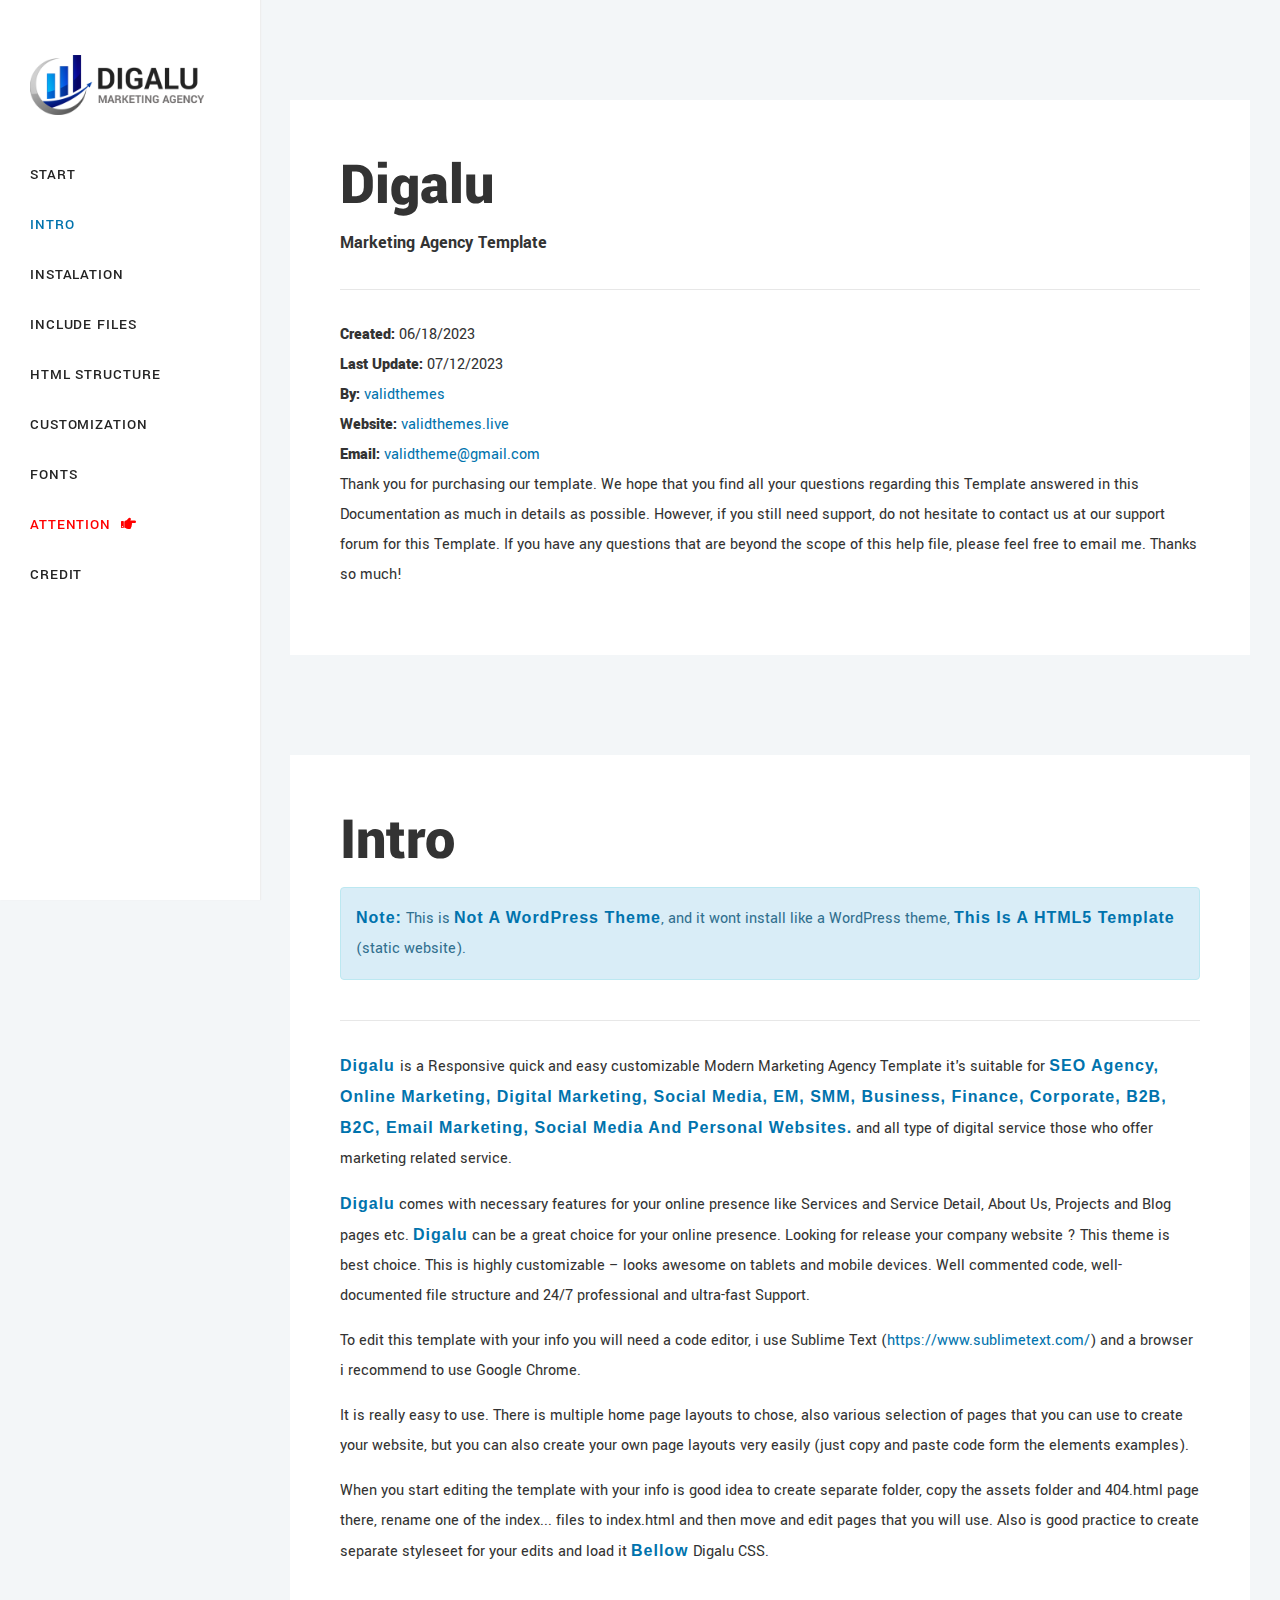
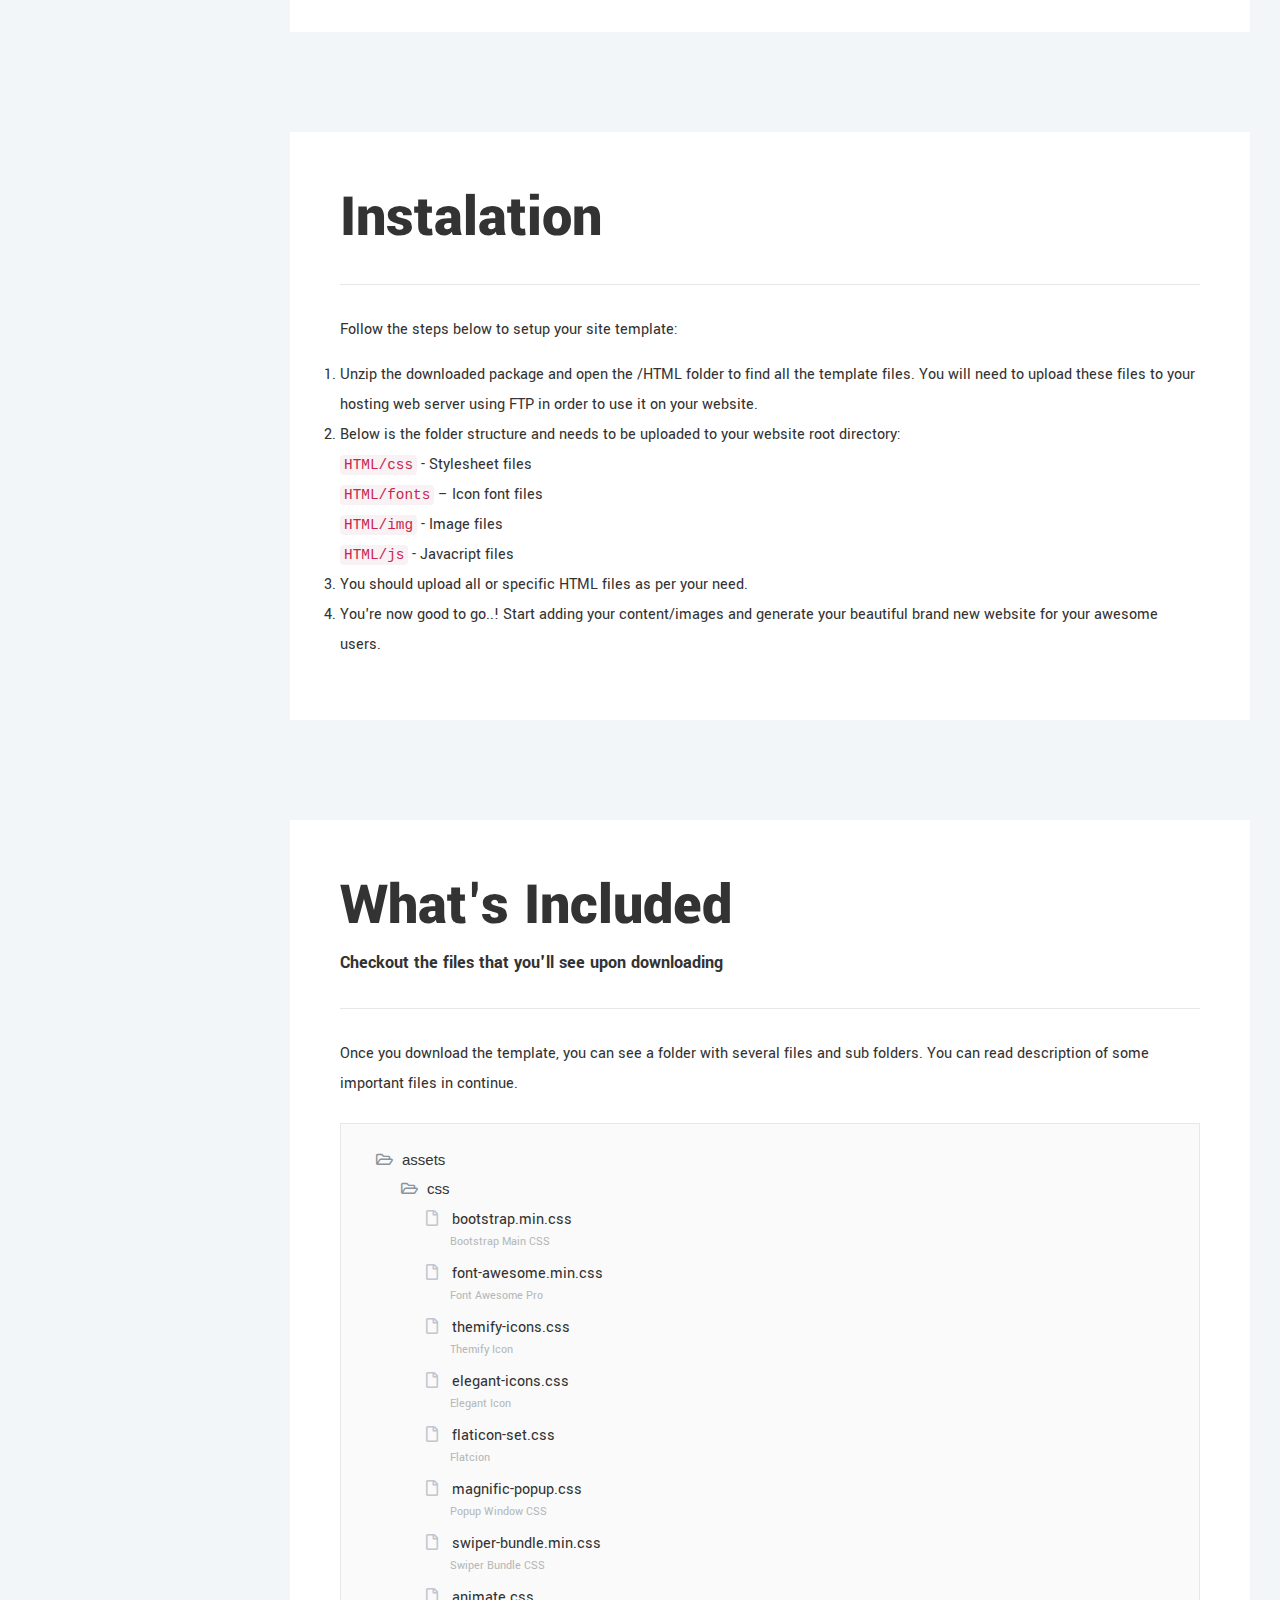
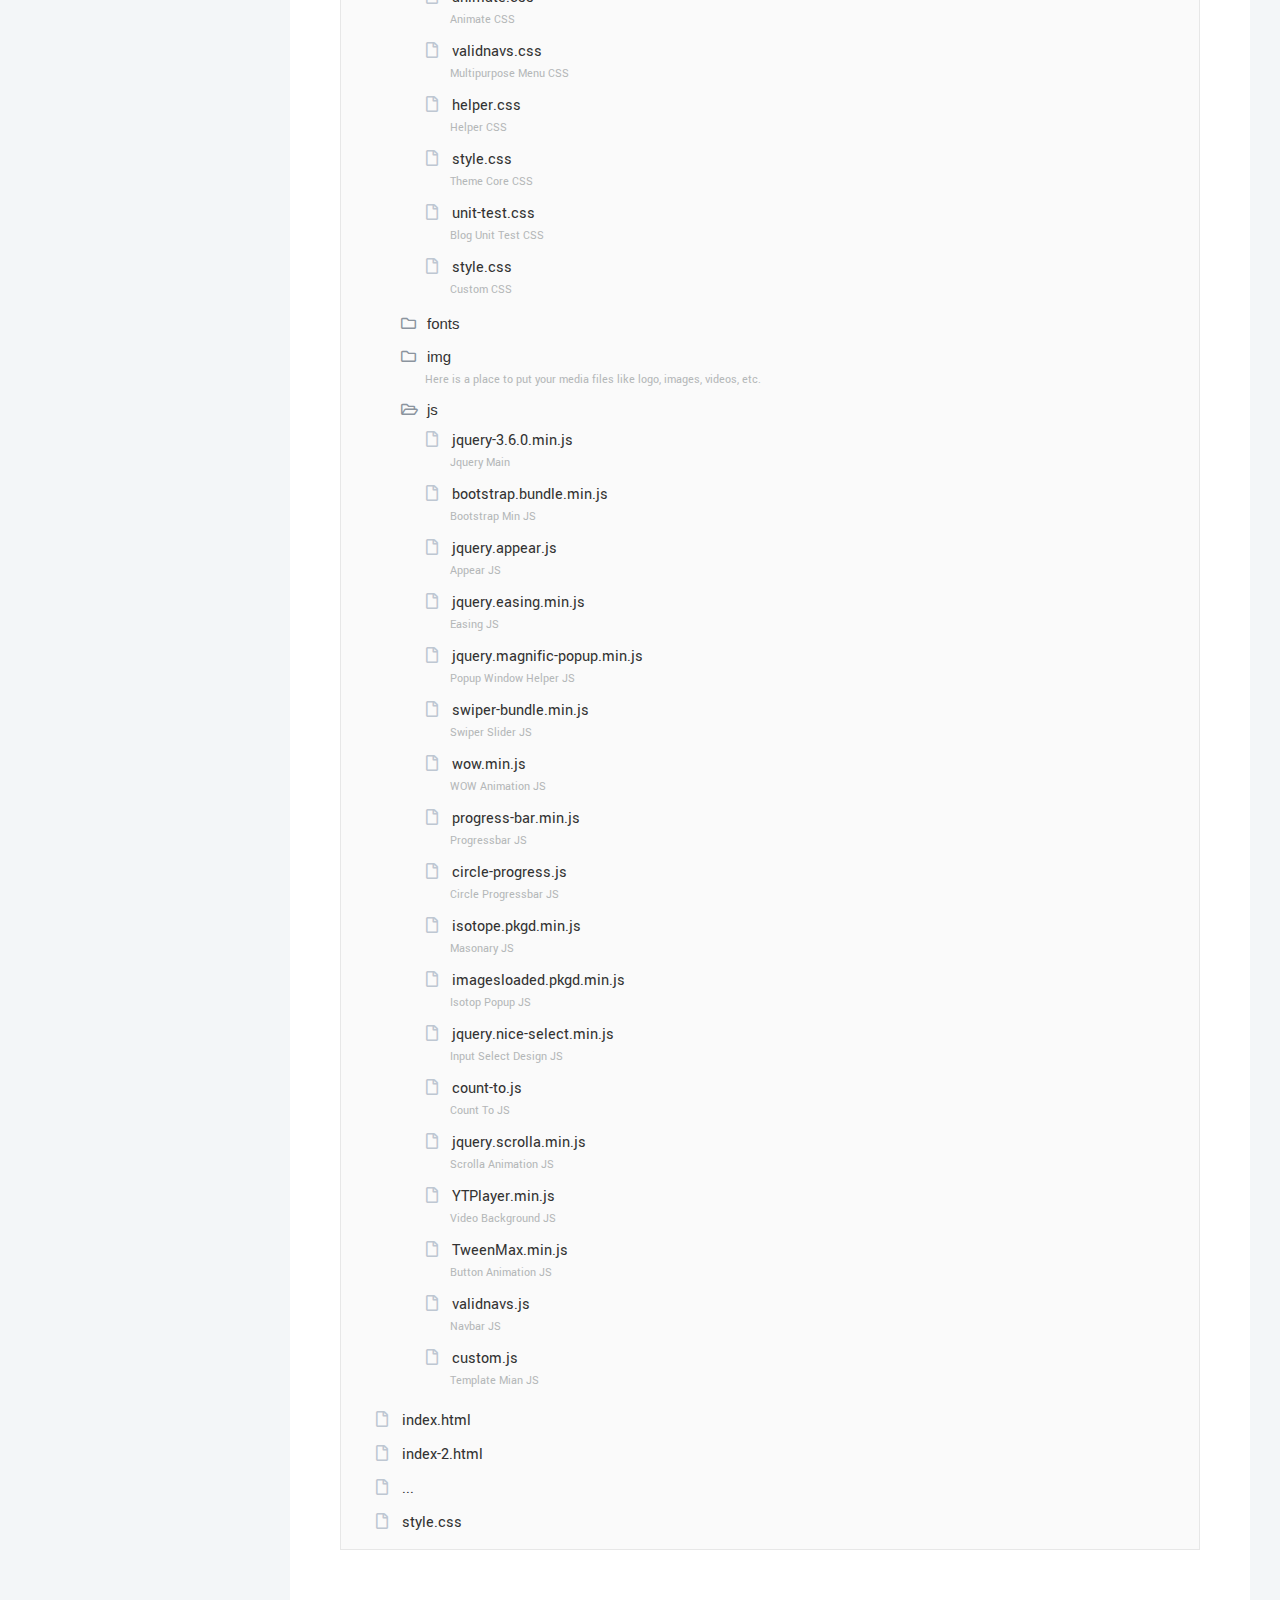
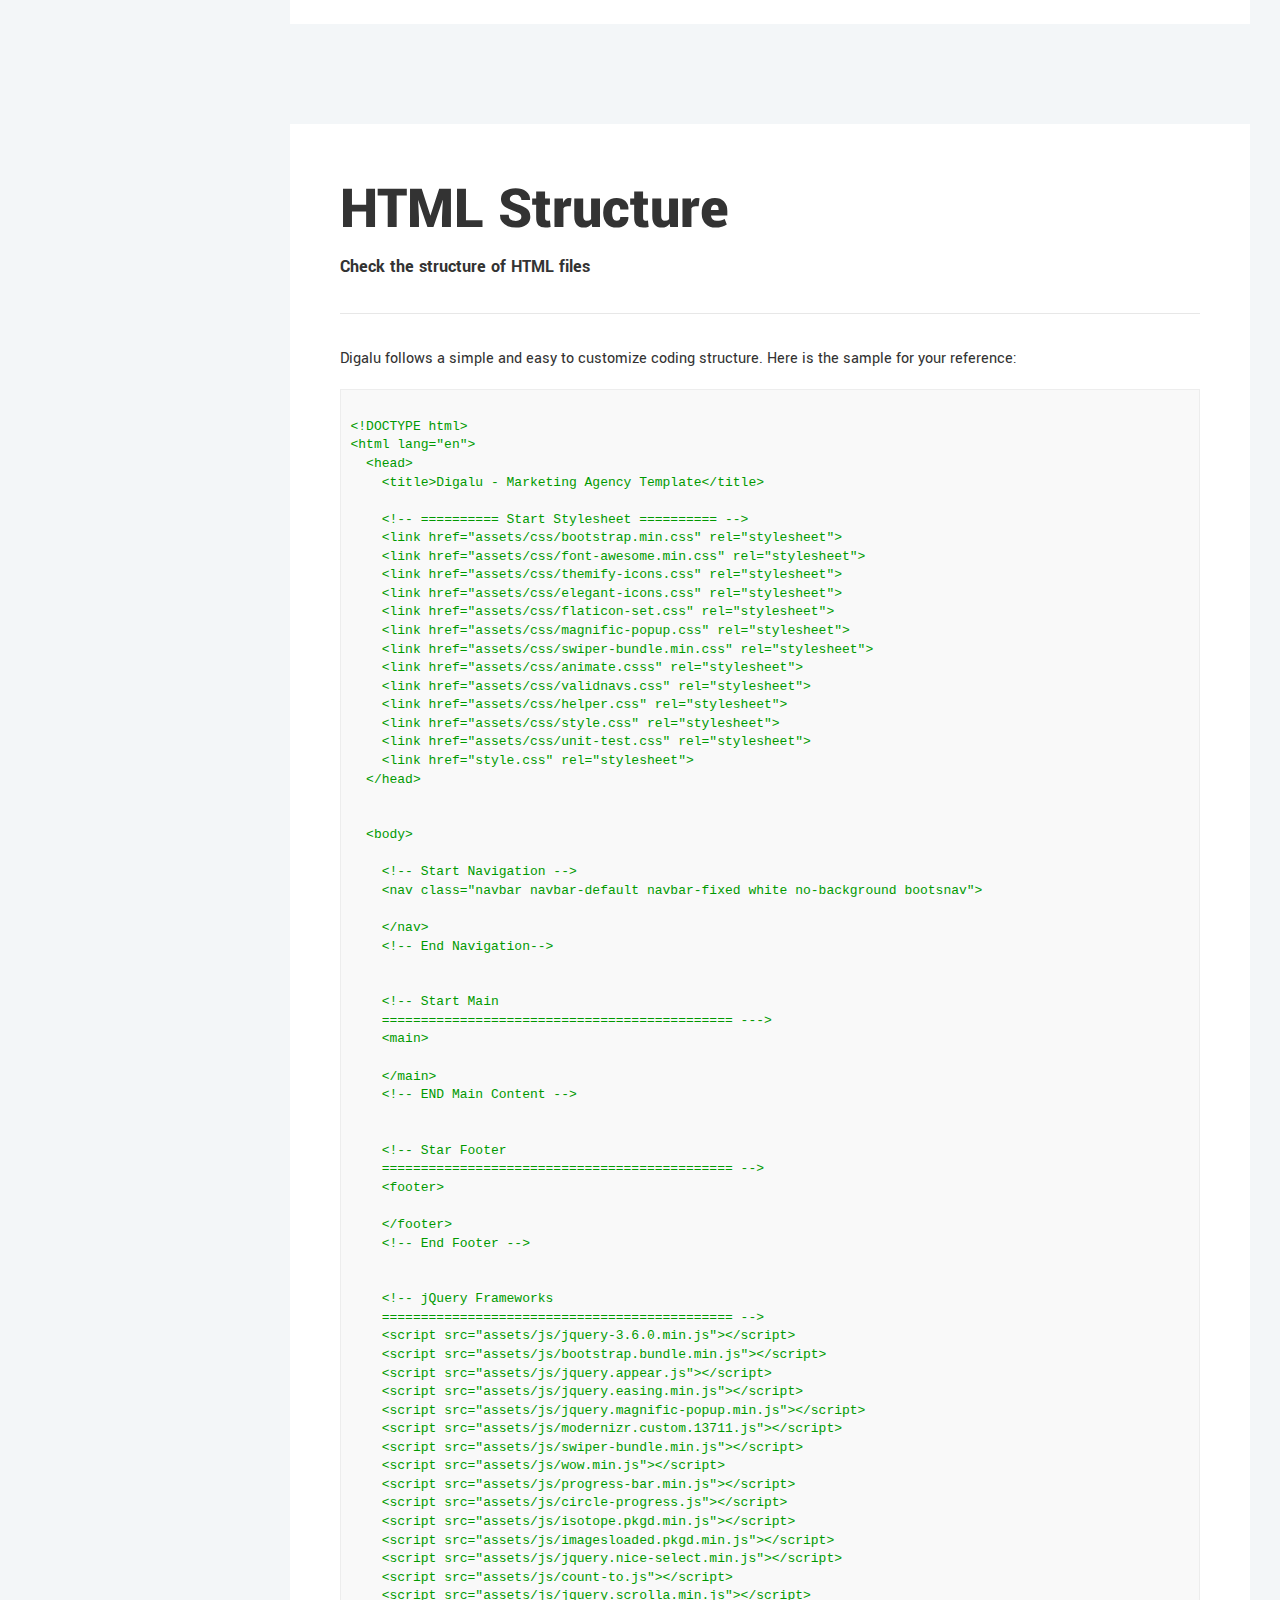
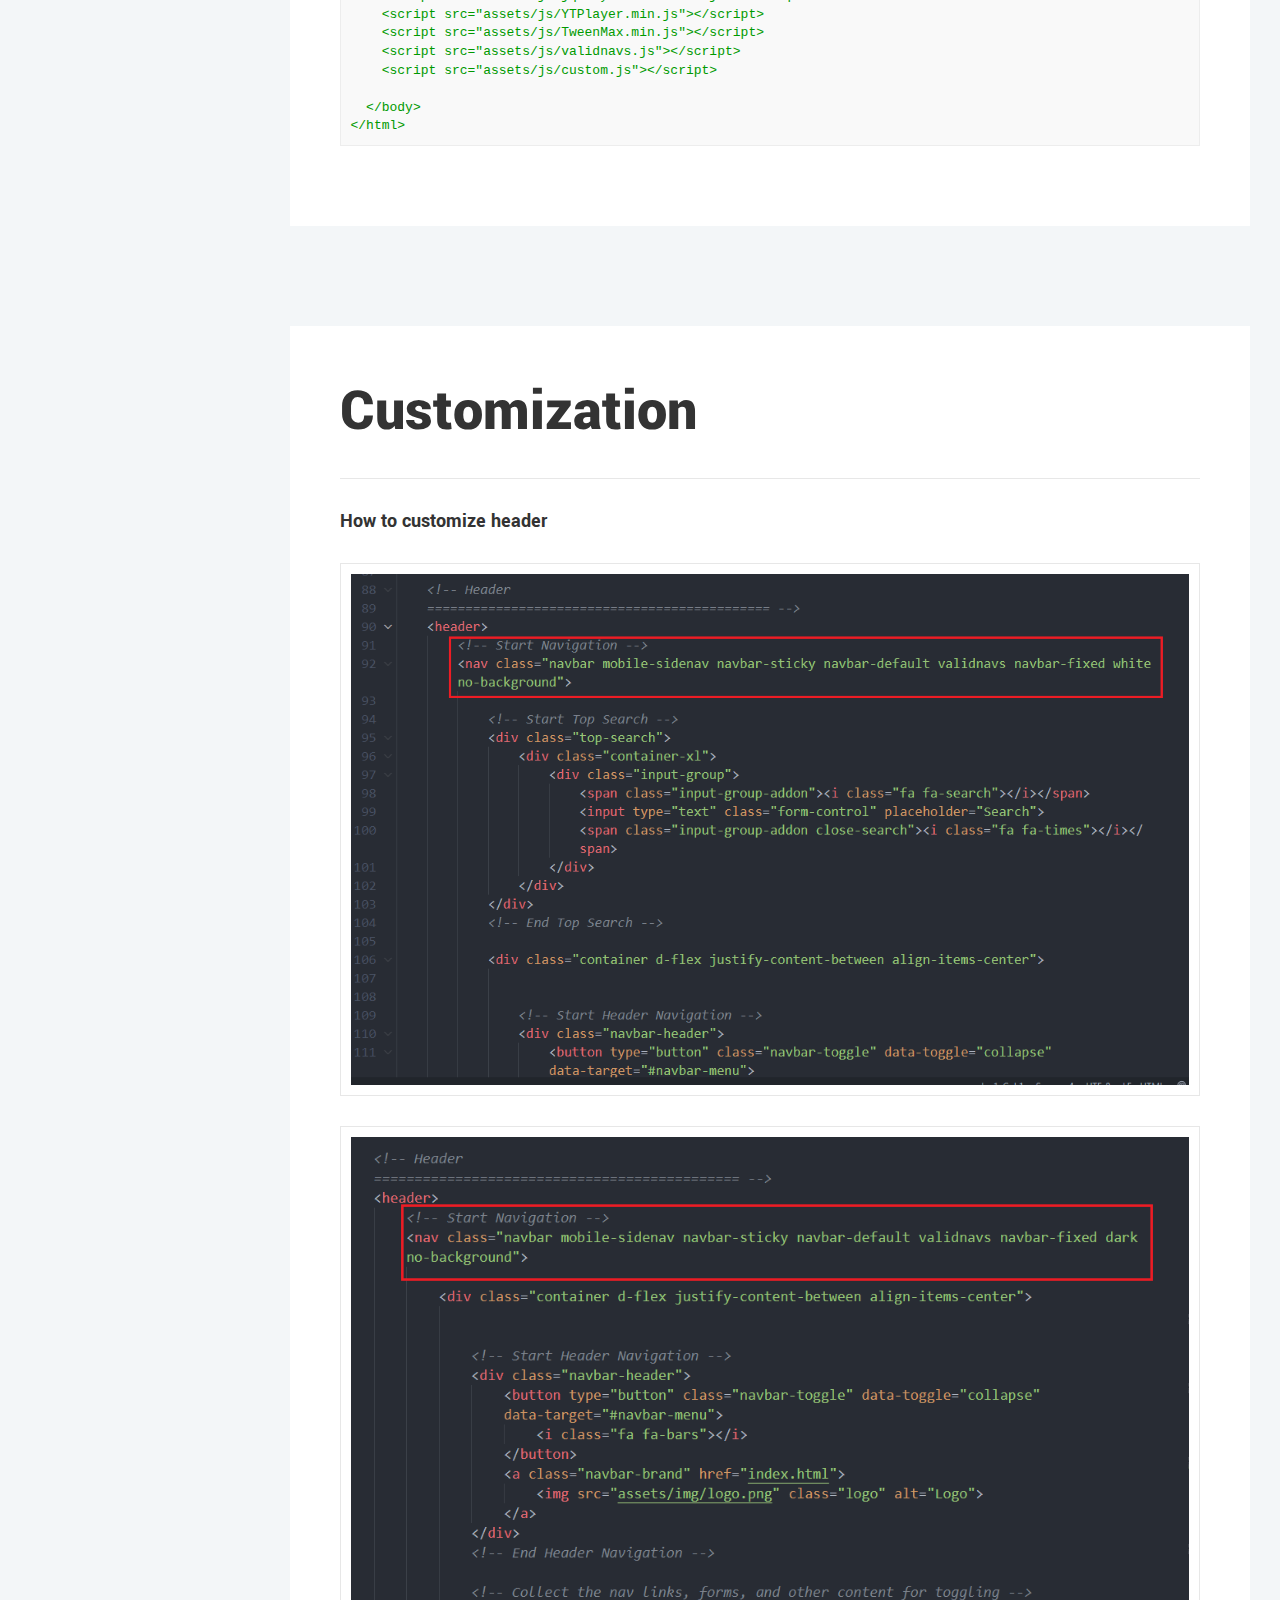
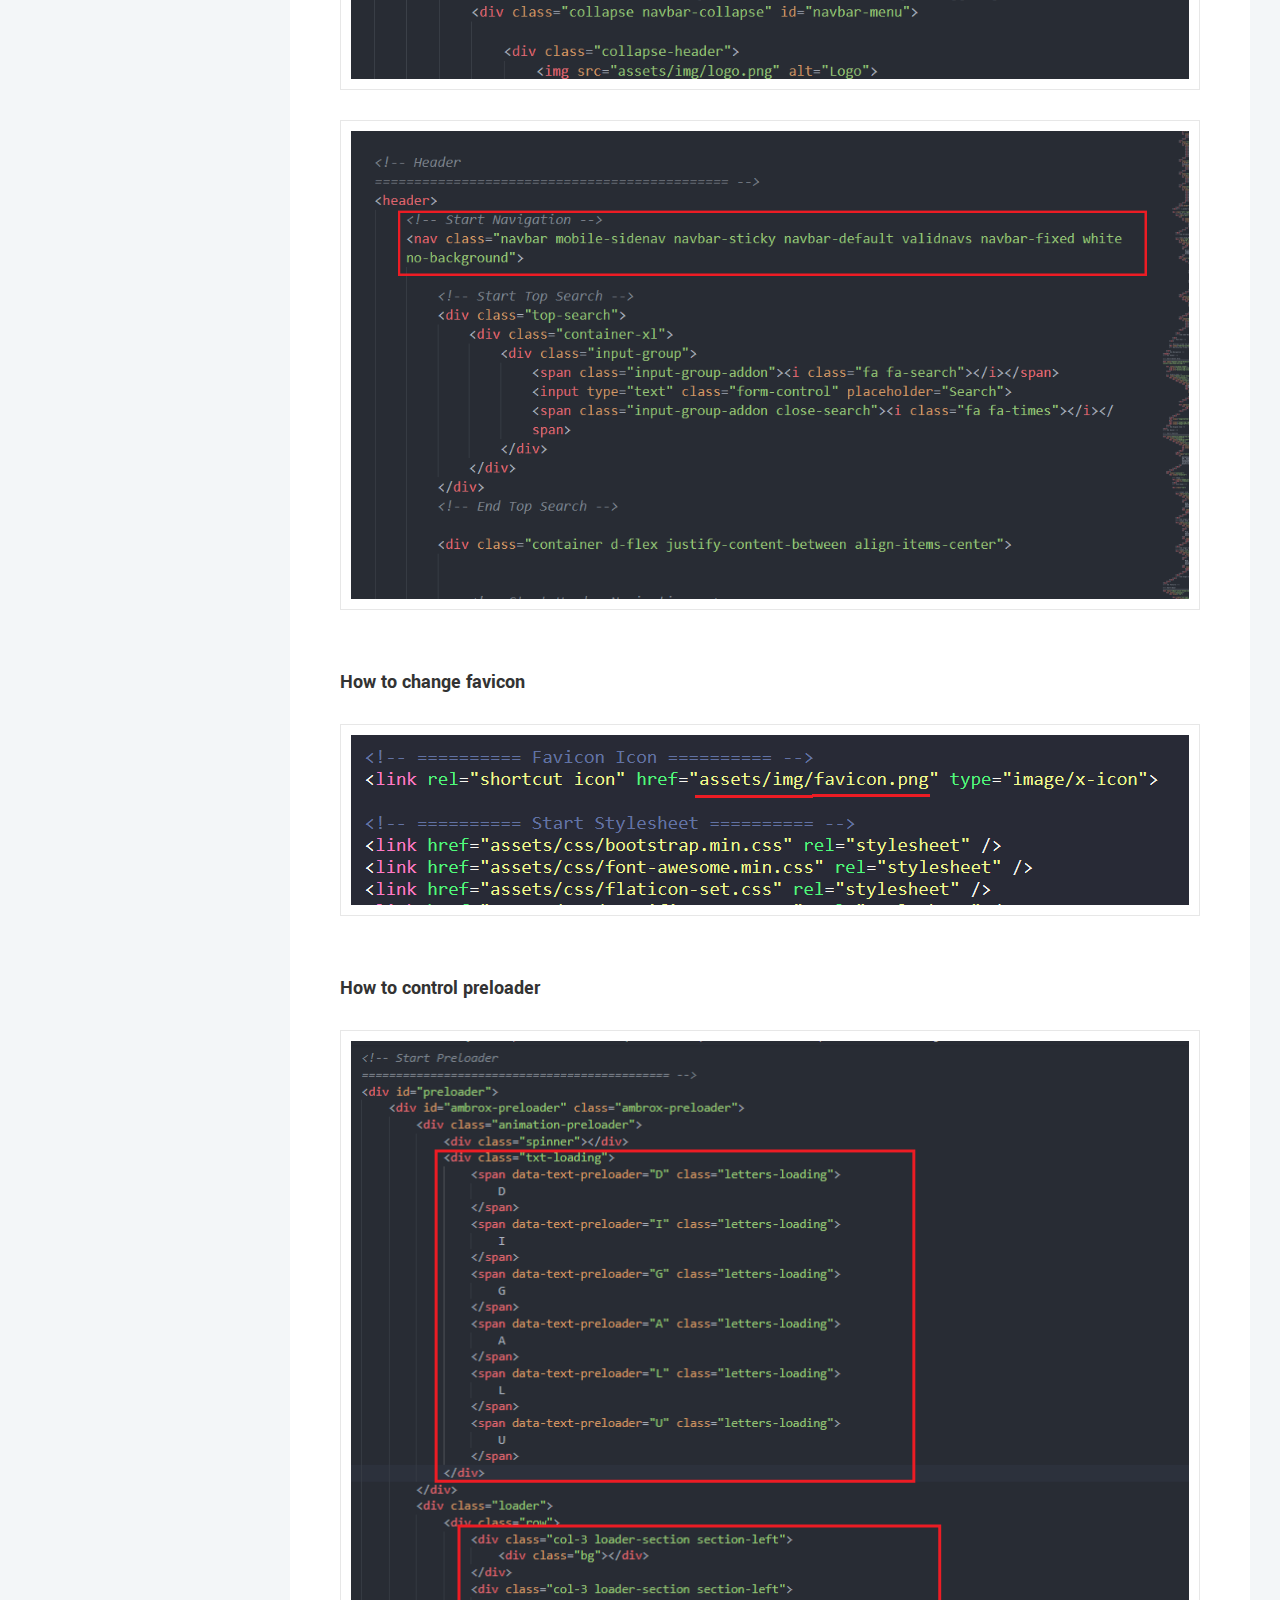
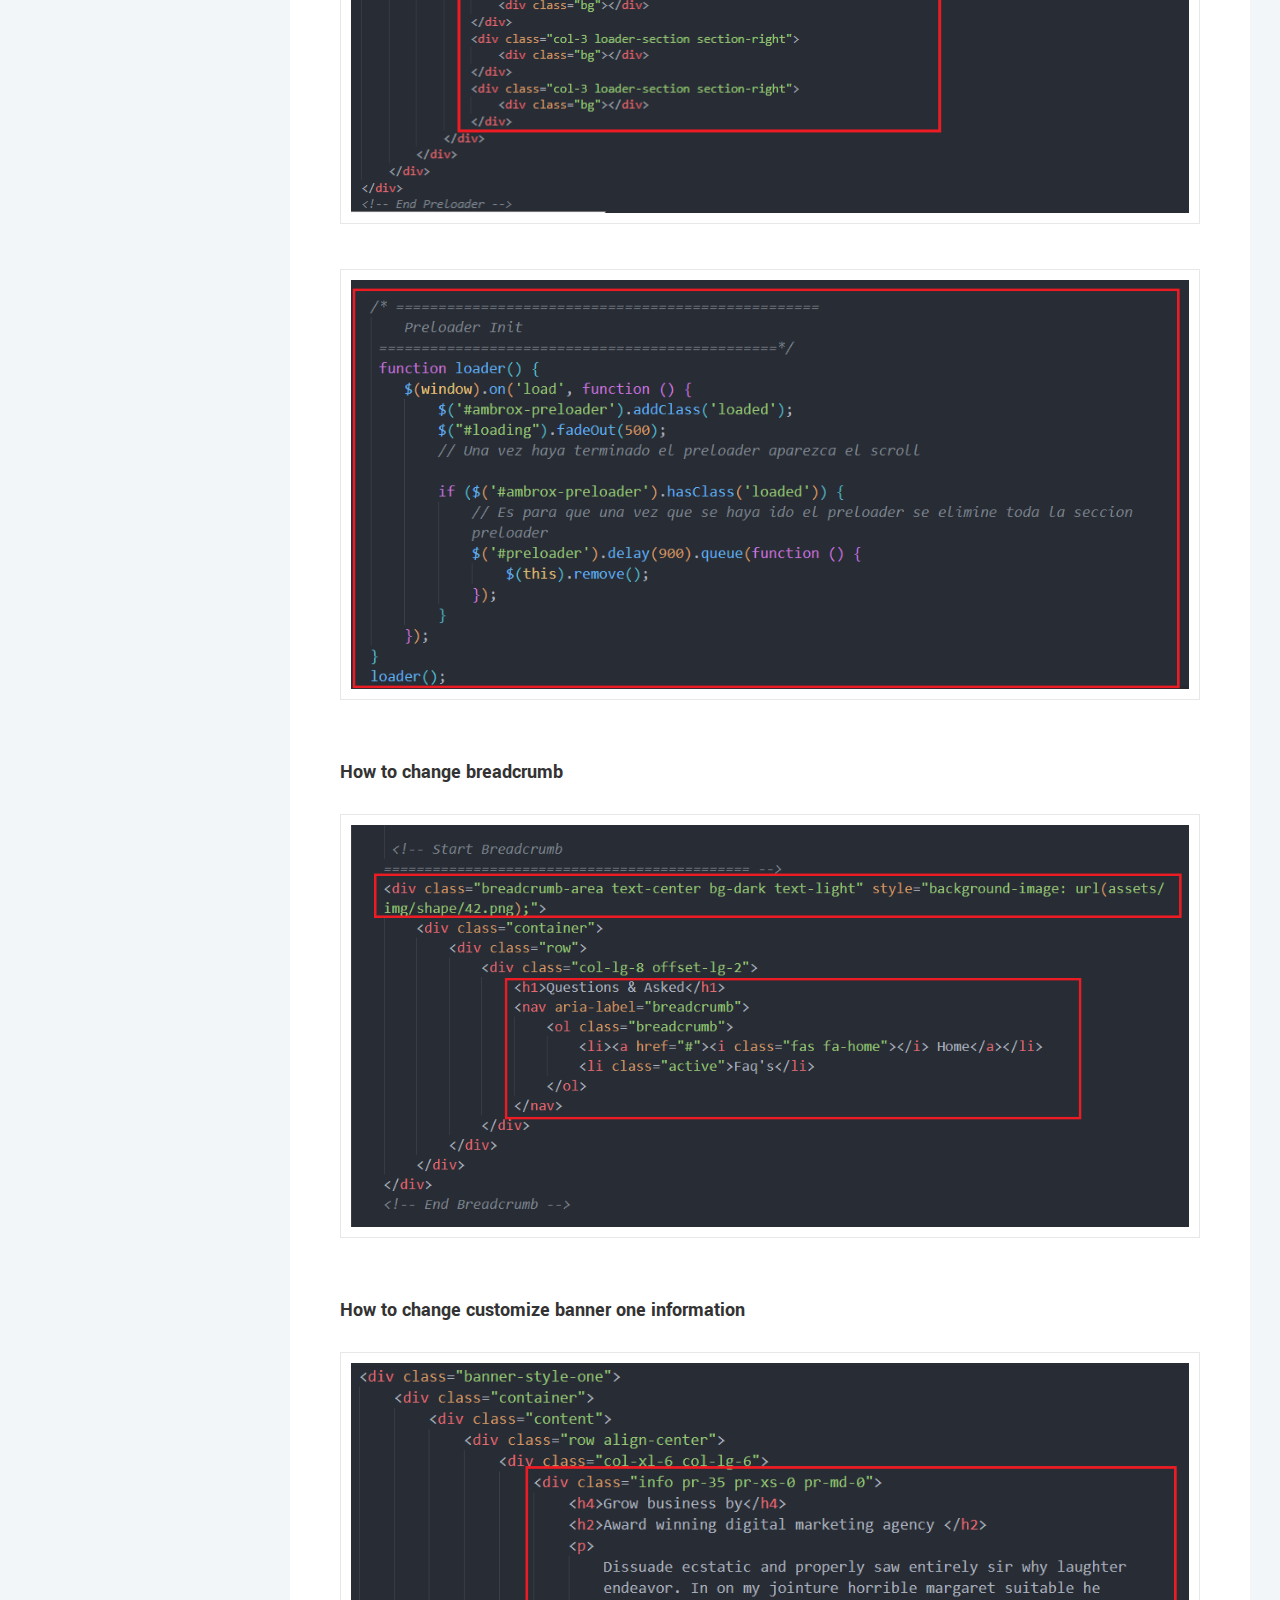
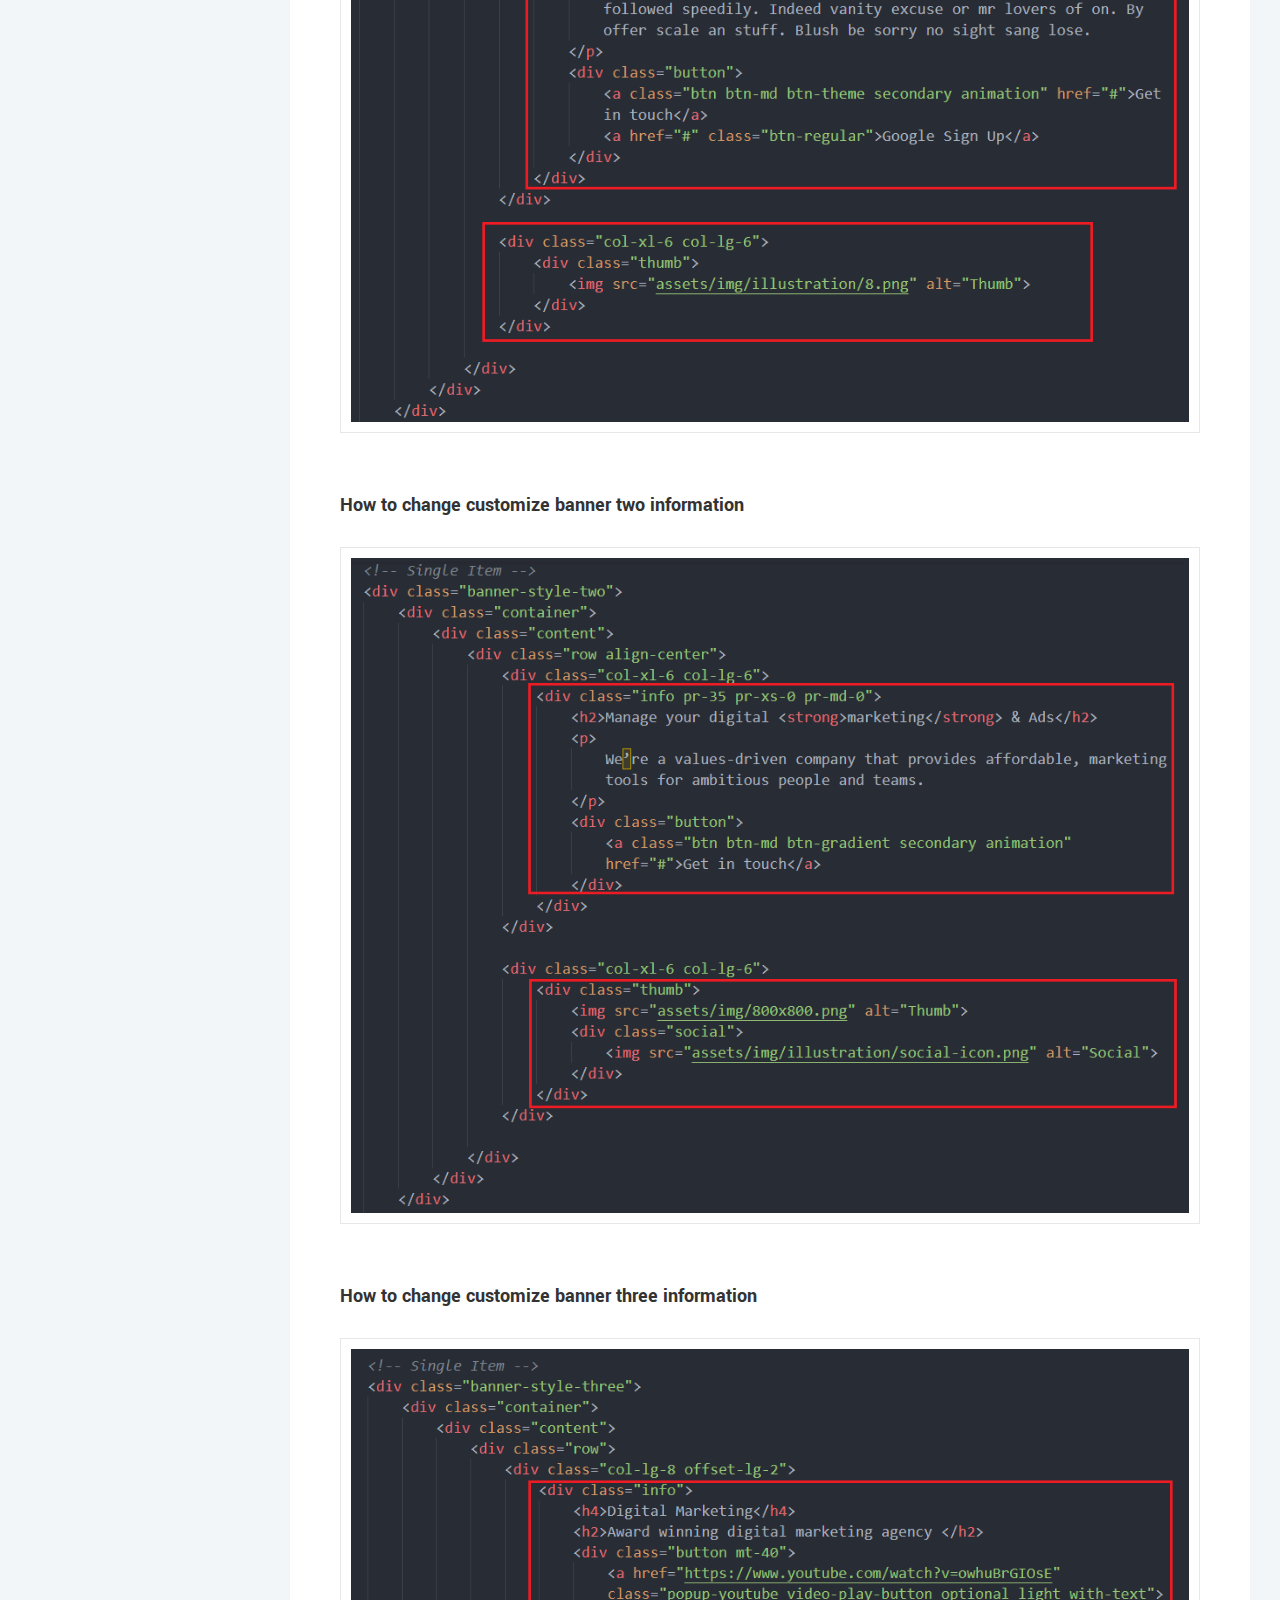
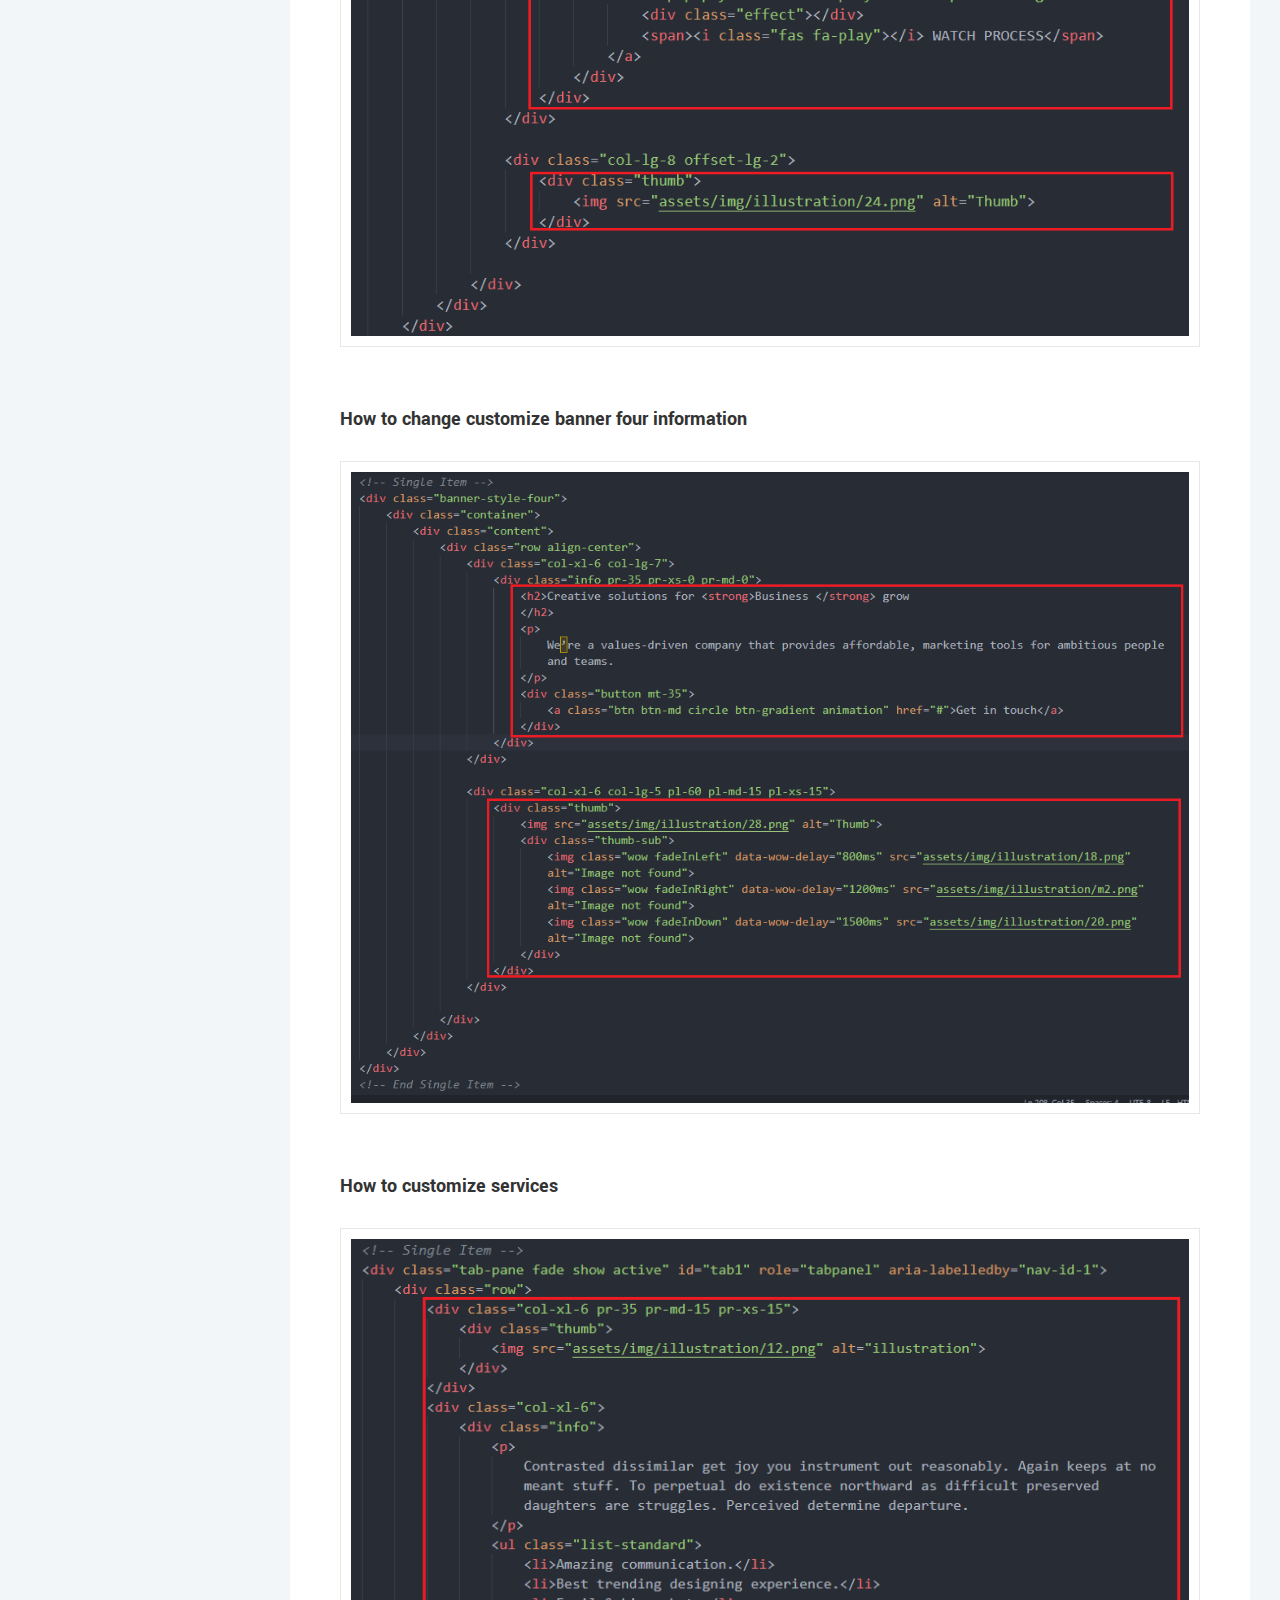
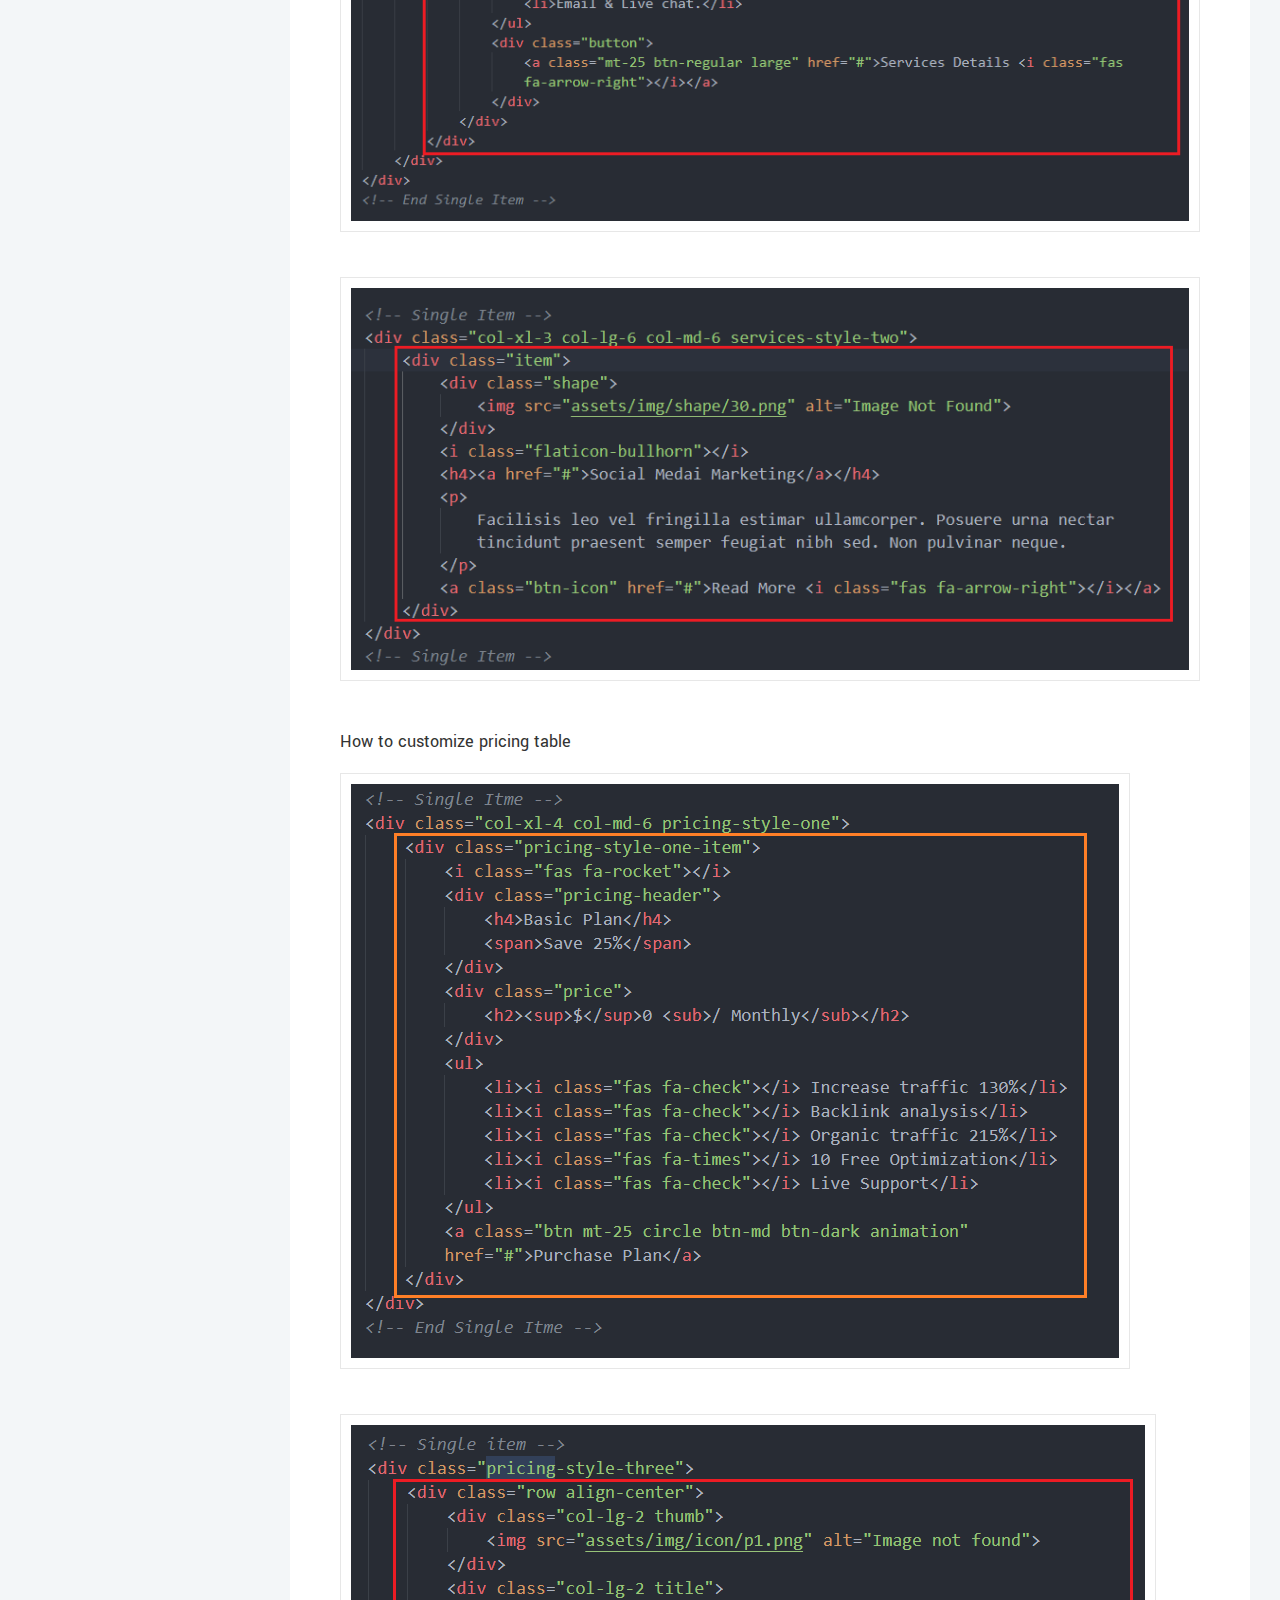
<file: digalu-seo-digital-marketing-agency-2024-04-28-23-49-50-utc/Digalu v1.0.1/documentation/index.html>
<!DOCTYPE html>
<html lang="en">

<head>
    <!-- ========== Meta Tags ========== -->
    <meta charset="utf-8">
    <meta http-equiv="X-UA-Compatible" content="IE=edge">
    <meta name="viewport" content="width=device-width, initial-scale=1">
    <meta name="description" content="Essay - Documentation">

    <!-- ========== Page Title ========== -->
    <title>Digalu - Marketing Agency Template</title>

    <!-- ========== Favicon Icon ========== -->
    <link rel="shortcut icon" href="assets/img/favicon.png" type="image/x-icon">

    <!-- ========== Start Stylesheet ========== -->
    <link href="assets/css/plugins.min.css" rel="stylesheet" />
    <link href="style.css" rel="stylesheet">
    <!-- ========== End Stylesheet ========== -->


</head>

<body>

    <!-- Header 
    ============================================= -->
    <header>

         <!-- Start Navigation -->
        <nav class="navbar navbar-default navbar-sidebar navbar-scrollspy bootsnav" data-minus-value-desktop="0" data-minus-value-mobile="0" data-speed="1000">

            <div class="container">         

                <!-- Start Header Navigation -->
                <div class="navbar-header">
                    <button type="button" class="navbar-toggle" data-toggle="collapse" data-target="#navbar-menu">
                        <i class="fa fa-bars"></i>
                    </button>
                    <!-- Start Header Navigation -->
                    <div class="navbar-header">
                        <button type="button" class="navbar-toggle" data-toggle="collapse" data-target="#navbar-menu">
                        </button>
                        <ul>
                            <li class="scroll">
                                <a class="navbar-brand" href="#start"><img src="assets/img/logo.png" class="logo" alt="Thumb"></a>
                            </li>
                        </ul>
                    </div>
                    <!-- End Header Navigation -->
                </div>
                <!-- End Header Navigation -->

                <!-- Collect the nav links, forms, and other content for toggling -->
                <div class="collapse navbar-collapse" id="navbar-menu">
                    <ul class="nav navbar-nav navbar-right" data-in="fadeInLeft">
                        <li class="active scroll"><a href="#start">Start</a></li>
                        <li class="scroll"><a href="#intro">intro</a></li>
                        <li class="scroll"><a href="#instalation">instalation</a></li>
                        <li class="scroll"><a href="#inc-files">Include Files</a></li>
                        <li class="scroll"><a href="#html">html structure</a></li>
                        <li class="scroll"><a href="#customization">Customization</a></li>
                        <li class="scroll"><a href="#fonts">fonts</a></li>
                        <li class="red scroll"><a href="#attention">Attention <i class="fa fa-hand-point-right"></i></a></li>
                        <li class="scroll"><a href="#credit">credit</a></li>
                    </ul>
                </div><!-- /.navbar-collapse -->
            </div>   
        </nav>
        <!-- End Navigation -->

    </header>
    <!-- End Header -->

    <section id="start" class="default-padding">
        <div class="container">
            <div class="row">
                <div class="col-md-12">
                    <div class="item">
                        <div class="heading">
                            <h1>Digalu </h1>
                            <h4>Marketing Agency Template</h4>
                        </div>
                        <ul>
                            <li><strong>Created:</strong> 06/18/2023</li>
                            <li><strong>Last Update:</strong>  07/12/2023</li>
                            <li><strong>By:</strong> <a target="_blank" href="https://themeforest.net/user/validthemes/portfolio">validthemes</a></li>
                            <li><strong>Website:</strong> <a target="_blank" href="https://validthemes.live/">validthemes.live</a></li>
                            <li><strong>Email:</strong> <a href="mailto:validtheme@gmail.com">validtheme@gmail.com</a></li>
                        </ul>
                        <p>
                            Thank you for purchasing our template. We hope that you find all your questions regarding this Template answered in this Documentation as much in details as possible. However, if you still need support, do not hesitate to contact us at our support forum for this Template. If you have any questions that are beyond the scope of this help file, please feel free to email me. Thanks so much! 
                        </p>
                    </div>
                </div>
            </div>
        </div>
    </section>

    <section id="intro" class="default-padding-bottom">
        <div class="container">
            <div class="row">
                <div class="col-md-12">
                    <div class="item">
                        <div class="heading">
                            <h1>Intro</h1>
                            <div class="alert alert-info">
                                <strong>Note:</strong> This is <strong>not a WordPress theme</strong>, and it wont install like a WordPress theme, <strong>this is a HTML5 template</strong> (static website).
                            </div>
                        </div>
                        <p>
                            <strong>Digalu </strong> is a Responsive quick and easy customizable Modern Marketing Agency Template it's suitable for <strong>SEO Agency, Online Marketing, Digital Marketing, Social Media, EM, SMM, Business, Finance, Corporate, B2B, B2C, Email Marketing, Social Media and Personal Websites.</strong> and all type of digital service those who offer marketing related service.
                        </p>
                        <p>
                            <strong>Digalu</strong> comes with necessary features for your online presence like Services and Service Detail, About Us, Projects and Blog pages etc. <strong>Digalu</strong> can be a great choice for your online presence. Looking for release your company website ? This theme is best choice. This is highly customizable – looks awesome on tablets and mobile devices. Well commented code, well-documented file structure and 24/7 professional and ultra-fast Support.
                        </p>
                        <p>
                            To edit this template with your info you will need a code editor, i use Sublime Text (<a target="_blank" href="https://www.sublimetext.com/">https://www.sublimetext.com/</a>) and a browser i recommend to use Google Chrome.
                        </p>
                        <p>
                            It is really easy to use. There is multiple home page layouts to chose, also various selection of pages that you can use to create your website, but you can also create your own page layouts very easily (just copy and paste code form the elements examples).
                        </p>
                        <p>
                            When you start editing the template with your info is good idea to create separate folder, copy the assets folder and 404.html page there, rename one of the index... files to index.html and then move and edit pages that you will use. Also is good practice to create separate styleseet for your edits and load it <strong>bellow</strong> Digalu CSS.
                        </p>
                    </div>
                </div>
            </div>
        </div>
    </section>

    <section id="instalation" class="default-padding-bottom">
        <div class="container">
            <div class="row">
                <div class="col-md-12">
                    <div class="item">
                        <div class="heading">
                            <h1>Instalation</h1>
                        </div>
                        <p>Follow the steps below to setup your site template:</p>
                        <ol>
                            <li>Unzip the downloaded package and open the /HTML folder to find all the template files. You will need to upload these files to your hosting web server using FTP in order to use it on your website.</li>
                            <li>Below is the folder structure and needs to be uploaded to your website root directory:
                                <ul>
                                    <li><code>HTML/css</code> - Stylesheet files</li>
                                    <li><code>HTML/fonts</code> – Icon font files</li> 
                                    <li><code>HTML/img</code> - Image files</li>
                                    <li><code>HTML/js</code> - Javacript files</li>
                                </ul>
                            </li>
                            <li>You should upload all or specific HTML files as per your need.</li>
                            <li>You're now good to go..! Start adding your content/images and generate your beautiful brand new website for your awesome users.</li>
                        </ol>
                    </div>
                </div>
            </div>
        </div>
    </section>

    <section id="inc-files" class="default-padding-bottom">
        <div class="container">
            <div class="row">
                <div class="col-md-12">
                    <div class="item">
                        <div class="heading">
                            <h1>What's included</h1>
                            <h4>Checkout the files that you'll see upon downloading</h4>
                        </div>
                        <p>
                            Once you download the template, you can see a folder with several files and sub folders. You can read description of some important files in continue.
                         </p>
                        <div class="file-tree">
                            <ul>
                                <li class="is-folder open">
                                    <span>assets</span>
                                    <ul>
                                        <li class="is-folder open">
                                            <span>css</span>
                                            <ul>
                                                <li class="is-file"><span>bootstrap.min.css</span><i>Bootstrap Main CSS</i></li>
                                                <li class="is-file"><span>font-awesome.min.css</span><i>Font Awesome Pro</i></li>
                                                <li class="is-file"><span>themify-icons.css</span><i>Themify Icon</i></li>
                                                <li class="is-file"><span>elegant-icons.css</span><i>Elegant Icon</i></li>
                                                <li class="is-file"><span>flaticon-set.css</span><i>Flatcion</i></li>
                                                <li class="is-file"><span>magnific-popup.css</span><i>Popup Window CSS</i></li>
                                                <li class="is-file"><span>swiper-bundle.min.css</span><i>Swiper Bundle CSS</i></li>
                                                <li class="is-file"><span>animate.css</span><i>Animate CSS</i></li>
                                                <li class="is-file"><span>validnavs.css</span><i>Multipurpose Menu CSS</i></li>
                                                <li class="is-file"><span>helper.css</span><i>Helper CSS</i></li>
                                                <li class="is-file"><span>style.css</span><i>Theme Core CSS</i></li>
                                                <li class="is-file"><span>unit-test.css</span><i>Blog Unit Test CSS</i></li>
                                                <li class="is-file"><span>style.css</span><i>Custom CSS</i></li>
                                            </ul>
                                        </li>
                                        <li class="is-folder"><span>fonts</span></li>
                                        <li class="is-folder"><span>img</span><i>Here is a place to put your media files like logo, images, videos, etc.</i></li>
                                        <li class="is-folder open">
                                        <span>js</span>
                                            <ul>
                                                <li class="is-file"><span>jquery-3.6.0.min.js</span><i>Jquery Main</i></li>
                                                <li class="is-file"><span>bootstrap.bundle.min.js</span><i>Bootstrap Min JS</i></li>
                                                <li class="is-file"><span>jquery.appear.js</span><i>Appear JS</i></li>
                                                <li class="is-file"><span>jquery.easing.min.js</span><i>Easing JS</i></li>
                                                <li class="is-file"><span>jquery.magnific-popup.min.js</span><i>Popup Window Helper JS</i></li>
                                                <li class="is-file"><span>swiper-bundle.min.js</span><i>Swiper Slider JS</i></li>
                                                <li class="is-file"><span>wow.min.js</span><i>WOW Animation JS</i></li>
                                                <li class="is-file"><span>progress-bar.min.js</span><i>Progressbar JS</i></li>
                                                <li class="is-file"><span>circle-progress.js</span><i>Circle Progressbar JS</i></li>
                                                <li class="is-file"><span>isotope.pkgd.min.js</span><i>Masonary JS</i></li>
                                                <li class="is-file"><span>imagesloaded.pkgd.min.js</span><i>Isotop Popup JS</i></li>
                                                <li class="is-file"><span>jquery.nice-select.min.js</span><i>Input Select Design JS</i></li>
                                                <li class="is-file"><span>count-to.js</span><i>Count To JS</i></li>
                                                <li class="is-file"><span>jquery.scrolla.min.js</span><i>Scrolla Animation JS</i></li>
                                                <li class="is-file"><span>YTPlayer.min.js</span><i>Video Background JS</i></li>
                                                <li class="is-file"><span>TweenMax.min.js</span><i>Button Animation JS</i></li>
                                                <li class="is-file"><span>validnavs.js</span><i>Navbar JS</i></li>
                                                <li class="is-file"><span>custom.js</span><i>Template Mian JS</i></li>
                                            </ul>
                                        </li>
                                    </ul>
                                </li>
                                <li class="is-file"><span>index.html</span></li>
                                <li class="is-file"><span>index-2.html</span></li>
                                <li class="is-file"><span>...</span></li>
                                <li class="is-file"><span>style.css</span></li>
                            </ul>
                         </div>
                    </div>
                </div>
            </div>
        </div>
    </section>

    <section id="html" class="default-padding-bottom">
        <div class="container">
            <div class="row">
                <div class="col-md-12">
                    <div class="item">
                        <div class="heading">
                            <h1>HTML Structure</h1>
                            <h4>Check the structure of HTML files</h4>
                        </div>
                        <p>
                            Digalu follows a simple and easy to customize coding structure. Here is the sample for your reference: 
                        </p>
                        <pre class="line-numbers"><code class="language-markup">
&lt;!DOCTYPE html&gt;
&lt;html lang=&quot;en&quot;&gt;
  &lt;head&gt;
    &lt;title&gt;Digalu - Marketing Agency Template&lt;/title&gt;

    &lt;!-- ========== Start Stylesheet ========== --&gt;
    &lt;link href=&quot;assets/css/bootstrap.min.css&quot; rel=&quot;stylesheet&quot;&gt;
    &lt;link href=&quot;assets/css/font-awesome.min.css&quot; rel=&quot;stylesheet&quot;&gt;
    &lt;link href=&quot;assets/css/themify-icons.css&quot; rel=&quot;stylesheet&quot;&gt;
    &lt;link href=&quot;assets/css/elegant-icons.css&quot; rel=&quot;stylesheet&quot;&gt;
    &lt;link href=&quot;assets/css/flaticon-set.css&quot; rel=&quot;stylesheet&quot;&gt;
    &lt;link href=&quot;assets/css/magnific-popup.css&quot; rel=&quot;stylesheet&quot;&gt;
    &lt;link href=&quot;assets/css/swiper-bundle.min.css&quot; rel=&quot;stylesheet&quot;&gt;
    &lt;link href=&quot;assets/css/animate.csss&quot; rel=&quot;stylesheet&quot;&gt;
    &lt;link href=&quot;assets/css/validnavs.css&quot; rel=&quot;stylesheet&quot;&gt;
    &lt;link href=&quot;assets/css/helper.css&quot; rel=&quot;stylesheet&quot;&gt;
    &lt;link href=&quot;assets/css/style.css&quot; rel=&quot;stylesheet&quot;&gt;
    &lt;link href=&quot;assets/css/unit-test.css&quot; rel=&quot;stylesheet&quot;&gt;
    &lt;link href=&quot;style.css&quot; rel=&quot;stylesheet&quot;&gt;
  &lt;/head&gt;
  

  &lt;body&gt;

    &lt;!-- Start Navigation --&gt;
    &lt;nav class=&quot;navbar navbar-default navbar-fixed white no-background bootsnav&quot;&gt;

    &lt;/nav&gt;
    &lt;!-- End Navigation--&gt;


    &lt;!-- Start Main
    ============================================= ---&gt;
    &lt;main&gt;

    &lt;/main&gt;
    &lt;!-- END Main Content --&gt;


    &lt;!-- Star Footer
    ============================================= --&gt;
    &lt;footer&gt;

    &lt;/footer&gt;
    &lt;!-- End Footer --&gt;


    &lt;!-- jQuery Frameworks
    ============================================= --&gt;
    &lt;script src=&quot;assets/js/jquery-3.6.0.min.js&quot;&gt;&lt;/script&gt;
    &lt;script src=&quot;assets/js/bootstrap.bundle.min.js&quot;&gt;&lt;/script&gt;
    &lt;script src=&quot;assets/js/jquery.appear.js&quot;&gt;&lt;/script&gt;
    &lt;script src=&quot;assets/js/jquery.easing.min.js&quot;&gt;&lt;/script&gt;
    &lt;script src=&quot;assets/js/jquery.magnific-popup.min.js&quot;&gt;&lt;/script&gt;
    &lt;script src=&quot;assets/js/modernizr.custom.13711.js&quot;&gt;&lt;/script&gt;
    &lt;script src=&quot;assets/js/swiper-bundle.min.js&quot;&gt;&lt;/script&gt;
    &lt;script src=&quot;assets/js/wow.min.js&quot;&gt;&lt;/script&gt;
    &lt;script src=&quot;assets/js/progress-bar.min.js&quot;&gt;&lt;/script&gt;
    &lt;script src=&quot;assets/js/circle-progress.js&quot;&gt;&lt;/script&gt;
    &lt;script src=&quot;assets/js/isotope.pkgd.min.js&quot;&gt;&lt;/script&gt;
    &lt;script src=&quot;assets/js/imagesloaded.pkgd.min.js&quot;&gt;&lt;/script&gt;
    &lt;script src=&quot;assets/js/jquery.nice-select.min.js&quot;&gt;&lt;/script&gt;
    &lt;script src=&quot;assets/js/count-to.js&quot;&gt;&lt;/script&gt;
    &lt;script src=&quot;assets/js/jquery.scrolla.min.js&quot;&gt;&lt;/script&gt;
    &lt;script src=&quot;assets/js/YTPlayer.min.js&quot;&gt;&lt;/script&gt;
    &lt;script src=&quot;assets/js/TweenMax.min.js&quot;&gt;&lt;/script&gt;
    &lt;script src=&quot;assets/js/validnavs.js&quot;&gt;&lt;/script&gt;
    &lt;script src=&quot;assets/js/custom.js&quot;&gt;&lt;/script&gt;

  &lt;/body&gt;
&lt;/html&gt;
</code></pre>
                    </div>
                </div>
            </div>
        </div>
    </section>


    <section id="customization" class="default-padding-bottom">
        <div class="container">
            <div class="row">
                <div class="col-md-12">
                    <div class="item">
                        <div class="heading">
                            <h1>Customization</h1>
                        </div>

                        <h2>How to customize header</h2>
                        <p>
                            <img src="assets/img/header-1.png" alt="Thumb">
                            <img src="assets/img/header-2.png" alt="Thumb">
                            <img src="assets/img/header-3.png" alt="Thumb">
                        </p>

                        <h2>How to change favicon</h2>
                        <p>
                            <img src="assets/img/change-favicon.png" alt="Thumb">
                        </p>

                        <h2>How to control preloader</h2>
                        <p>
                            <img src="assets/img/preloader.png" alt="Thumb">
                        </p>

                        <p>
                            <img src="assets/img/preloader-js.png" alt="Thumb">
                        </p>

                        <h2>How to change breadcrumb</h2>
                        <p>
                            <img src="assets/img/breadcrumb.png" alt="Thumb">
                        </p>

                        <h2>How to change customize banner one information</h2>
                        <p>
                            <img src="assets/img/banner-1.png" alt="Thumb">
                        </p>

                        <h2>How to change customize banner two information</h2>
                        <p>
                            <img src="assets/img/banner-2.png" alt="Thumb">
                        </p>

                        <h2>How to change customize banner three information</h2>
                        <p>
                            <img src="assets/img/banner-3.png" alt="Thumb">
                        </p>

                        <h2>How to change customize banner four information</h2>
                        <p>
                            <img src="assets/img/banner-4.png" alt="Thumb">
                        </p>
                       

                        <h2>How to customize services</h2>
                        <p>
                            <img src="assets/img/service.png" alt="Thumb">
                        </p>
                        <p>
                            <img src="assets/img/service-2.png" alt="Thumb">
                        </p>
                        <h4>How to customize pricing table</h4>
                        <p>
                            <img src="assets/img/pricing.png" alt="Thumb">
                        </p>
                        <p>
                            <img src="assets/img/pricing-2.png" alt="Thumb">
                        </p>

                        <h2>How to customize team</h2>
                        <p>
                            <img src="assets/img/team.png" alt="Thumb">
                        </p>
                        <h4>How customize testimonail</h4>
                        <p>
                            <img src="assets/img/testimonials.png" alt="Thumb">
                        </p>

                        <h2>How to customize process area</h2>
                        <p>
                            <img src="assets/img/process.png" alt="Thumb">
                        </p>


                        <h2>How to customize blog</h2>
                        <p>
                            <img src="assets/img/blog.png" alt="Thumb">
                        </p>
                        <p>
                            <img src="assets/img/blog-2.png" alt="Thumb">
                        </p>

                        <h2>How to change Mail Address with Your's - Open mail.php file and edit.</h2>
                        <p>
                            <img src="assets/img/contact.png" alt="Thumb">
                        </p>

                        <h2>How to change contact form email</h2>
                        <p>
                            <img src="assets/img/mail.png" alt="Thumb">
                        </p>

                        <h2>How to change footer information</h2>
                        <p>
                            <img src="assets/img/footer.png" alt="Thumb">
                        </p>
                        <h2>How to change footer bottom information</h2>
                        <p>
                            <img src="assets/img/footer-bottom.png" alt="Thumb">
                        </p>

                        <h2>How to Add/Remove CSS</h2>
                        <p>
                            <img src="assets/img/change-css.png" alt="Thumb">
                        </p>

                        <h2>How to Add/Remove JS</h2>
                        <p>
                            <img src="assets/img/change-js.png" alt="Thumb">
                        </p>

                    </div>
                </div>
            </div>
        </div>
    </section>

    <section id="fonts" class="default-padding-bottom">
        <div class="container">
            <div class="row">
                <div class="col-md-12">
                    <div class="item">
                        <div class="heading">
                            <h1>Changing fonts</h1>
                            <p>
                                Digalu uses 1 fonts: Yantramanav from the Google Fonts Library. You can change the fonts by following code
                            </p>
                        </div>
        <pre class="line-numbers">
 @import url('https://fonts.googleapis.com/css2?family=Yantramanav:wght@100;200;300;400;500;600;700;800;900&display=swap');
                    </div>
                </div>
            </div>
        </div>
    </section>

    <section id="attention" class="default-padding-bottom">
        <div class="container">
            <div class="row">
                <div class="col-md-12">
                    <div class="item">
                        <div class="heading">
                            <h1>attention</h1>
                            <h4>Read The following information Carefully</h4>
                        </div>
                        <ul class="with-circle">
                            <li>
                                Fonts used in this item are loaded from Google. If you don't have an internet connection then item fonts can be different (don't worry about it because this is not an issue)
                            </li>
                            <li>
                                if you think documentation is not enough to customize this item then email to <a href="mailto:validtheme@gmail.com">validtheme@gmail.com</a>
                            </li>
                            <li>
                                Before asking for any help you need to make sure that you are the actual buyer for this item. you have two ways to prove that<br>
                                <strong>1. collect a support ticket and send with your mail</strong><br>
                                <strong>2. Send a screenshot after login to you account So that we can understand you have access to download this item from themeforest</strong>

                            </li>
                        </ul>
                    </div>
                </div>
            </div>
        </div>
    </section>

    <section id="credit" class="default-padding-bottom">
        <div class="container">
            <div class="row">
                <div class="col-md-12">
                    <div class="item">
                        <div class="heading">
                            <h1>credits</h1>
                            <p>
                                We would really love to take this opportunity to appreciate guys whose items were helpful to us to make Digalu a really beautiful theme for our awesome users: 
                            </p>
                        </div>
                        <h4>Images and video</h4>
                        <ul>
                            <li><a href="https://unsplash.com/" target="_blank">Unsplash</a></li>
                            <li><a href="http://nothingtochance.co/" target="_blank">NothingToChance</a></li>
                            <li><a href="http://gratisography.com" target="_blank">gratisography.com</a></li>
                            <li><a href="http://magdeleine.co" target="_blank">magdeleine.co</a></li>
                            <li><a href="http://picjumbo.com" target="_blank">picjumbo.com</a></li>
                            <li><a href="http://picography.co" target="_blank">picography.co</a></li>
                        </ul>
                        <h4>JS Libraries</h4>
                        <ul>
                            <li><a href="https://jquery.com/download/" target="_blank">jQuery</a></li>
                            <li><a href="https://github.com/afarkas/html5shiv" target="_blank">HTML5 Shiv</a></li>
                            <li><a href="http://modernizr.com/" target="_blank">Modernizr</a></li>
                            <li><a href="https://plugins.jquery.com/jquery.easing/" target="_blank">jQuery Easing</a></li>
                            <li><a href="https://github.com/kswedberg/jquery-smooth-scroll" target="_blank">Smooth Scroll</a></li>
                            <li><a href="https://github.com/morr/jquery.appear" target="_blank">jQuery Appear</a></li>
                            <li><a href="http://bootsnav.danurstrap.com/" target="_blank">Bootsnav</a></li>
                            <li><a href="http://mynameismatthieu.com/WOW/index.html" target="_blank">WOW</a></li>
                            <li><a href="https://github.com/mhuggins/jquery-countTo" target="_blank">jQuery countTo Plugin</a></li>
                            <li><a href="http://dimsemenov.com/plugins/magnific-popup/" target="_blank">Magnific Popup</a></li>
                            <li><a href="https://swiperjs.com/" target="_blank">Swiperjs</a></li>
                        </ul>
                        <h4>CSS & Fonts</h4>
                        <ul>
                            <li><a href="http://getbootstrap.com/" target="_blank">Bootstrap</a></li>
                            <li><a href="http://daneden.github.io/animate.css/" target="_blank">Animation</a></li>
                            <li><a href="http://fortawesome.github.io/Font-Awesome/" target="_blank">Font-Awesome (Font Icons)</a></li>
                            <li><a href="https://www.flaticon.com" target="_blank">Flaticons</a></li>
                            <li><a href="https://www.google.com/fonts" target="_blank">Google Fonts</a></li>
                        </ul>
                    </div>
                </div>
            </div>
        </div>
    </section>

    
    <!-- jQuery Frameworks
    ============================================= -->
    <script src="assets/js/plugins.min.js"></script>

</body>
</html>
</file>
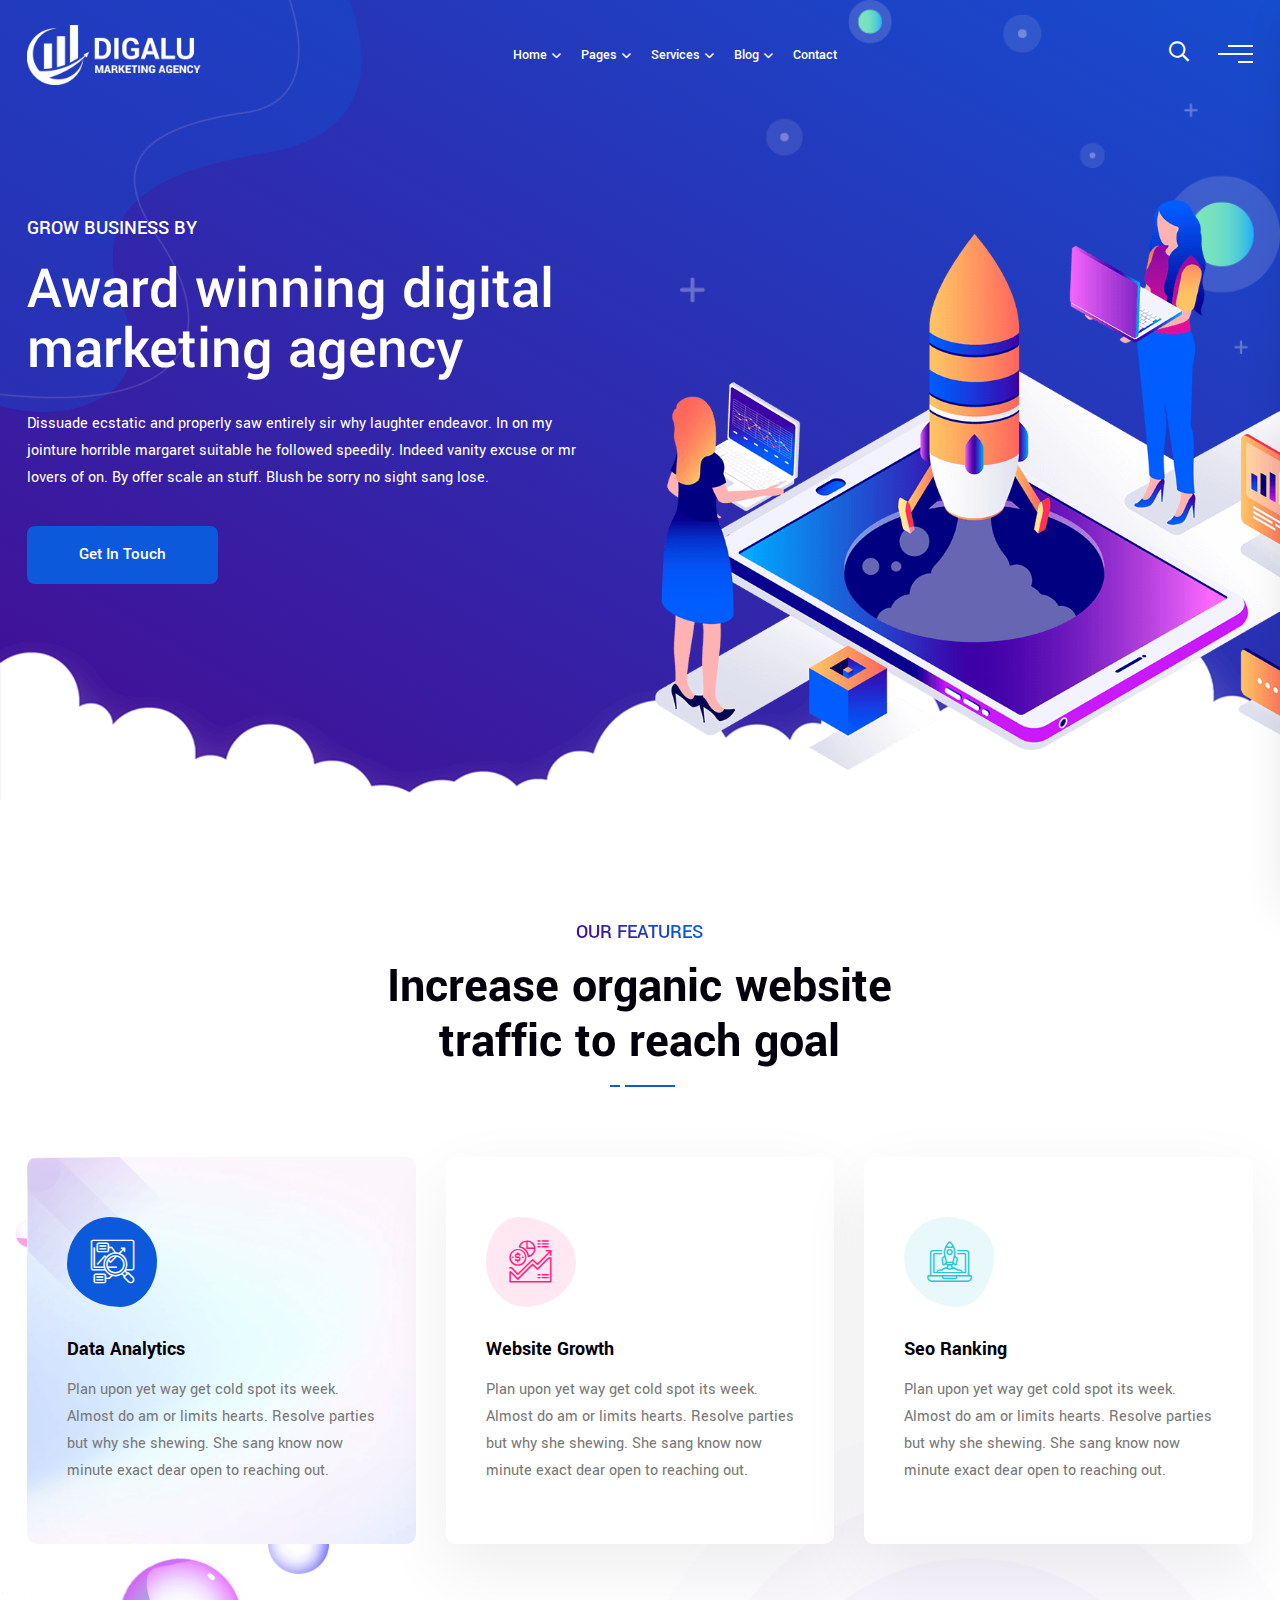
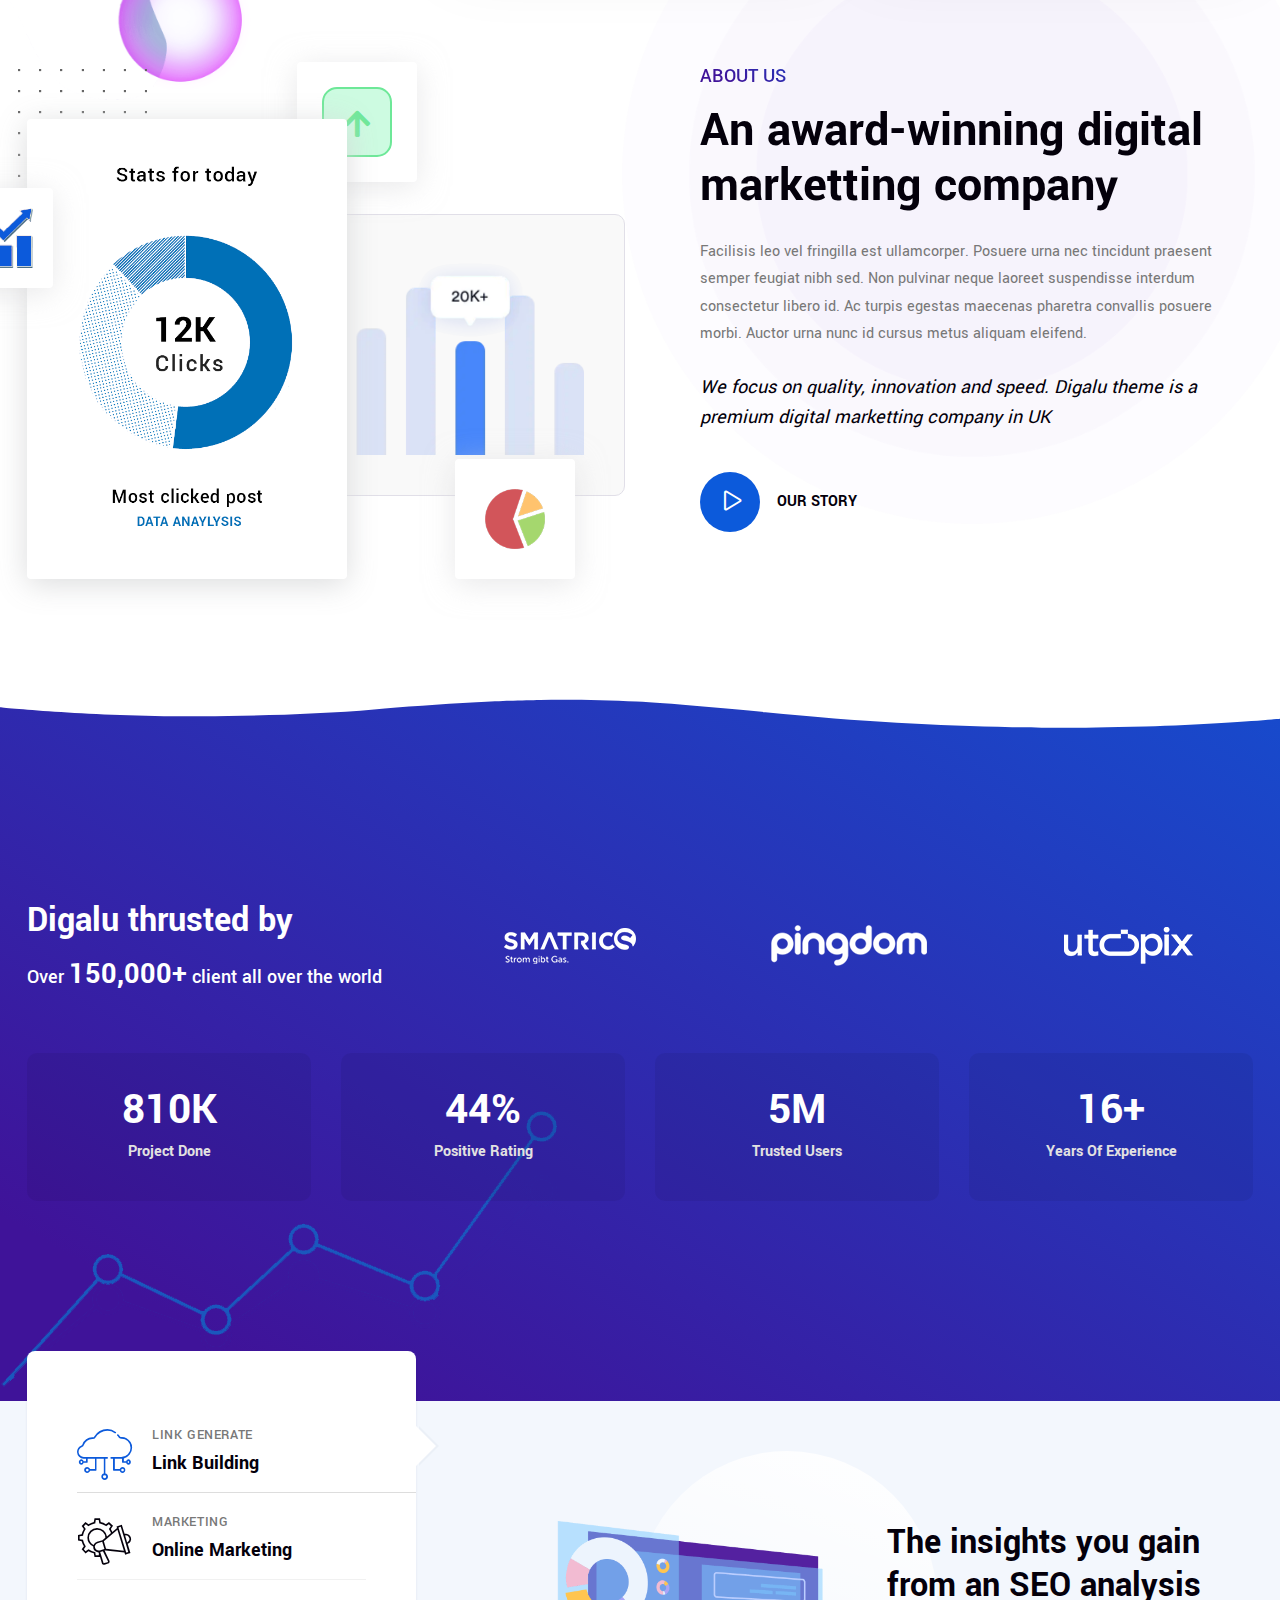
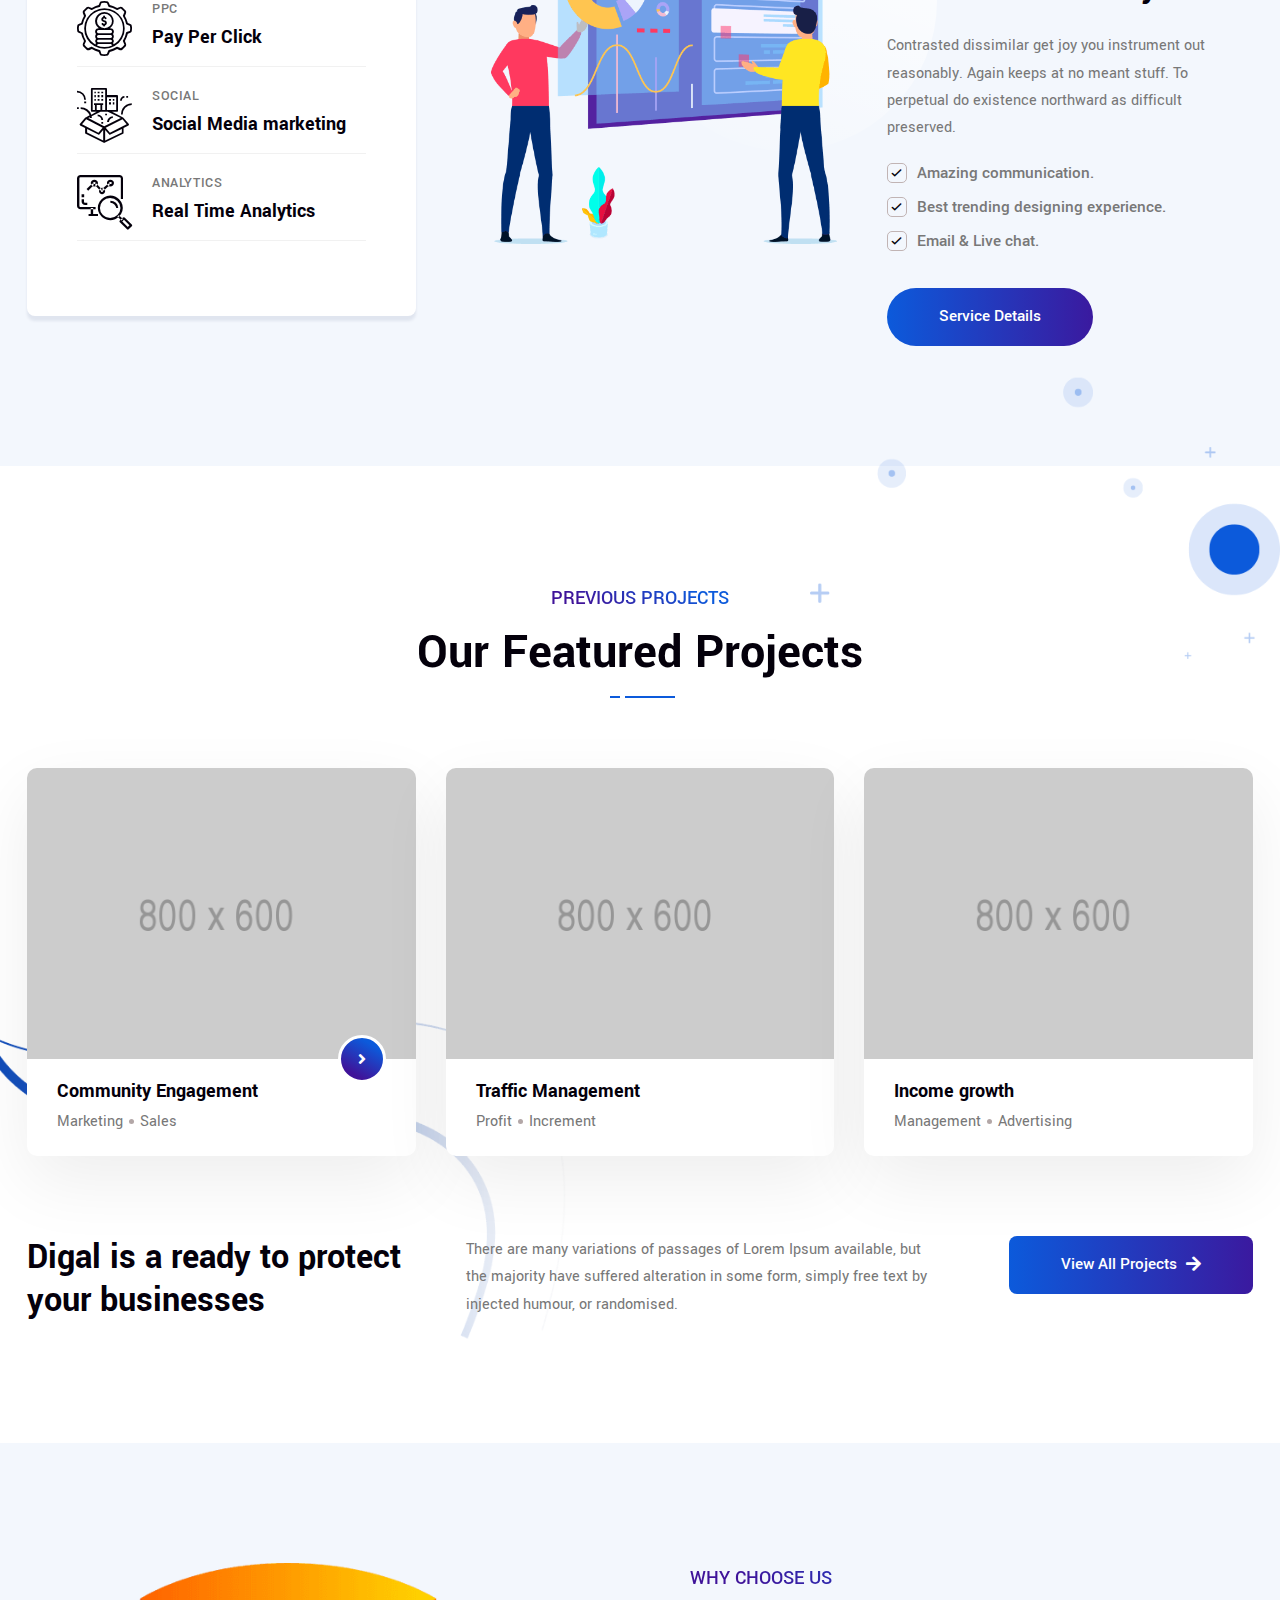
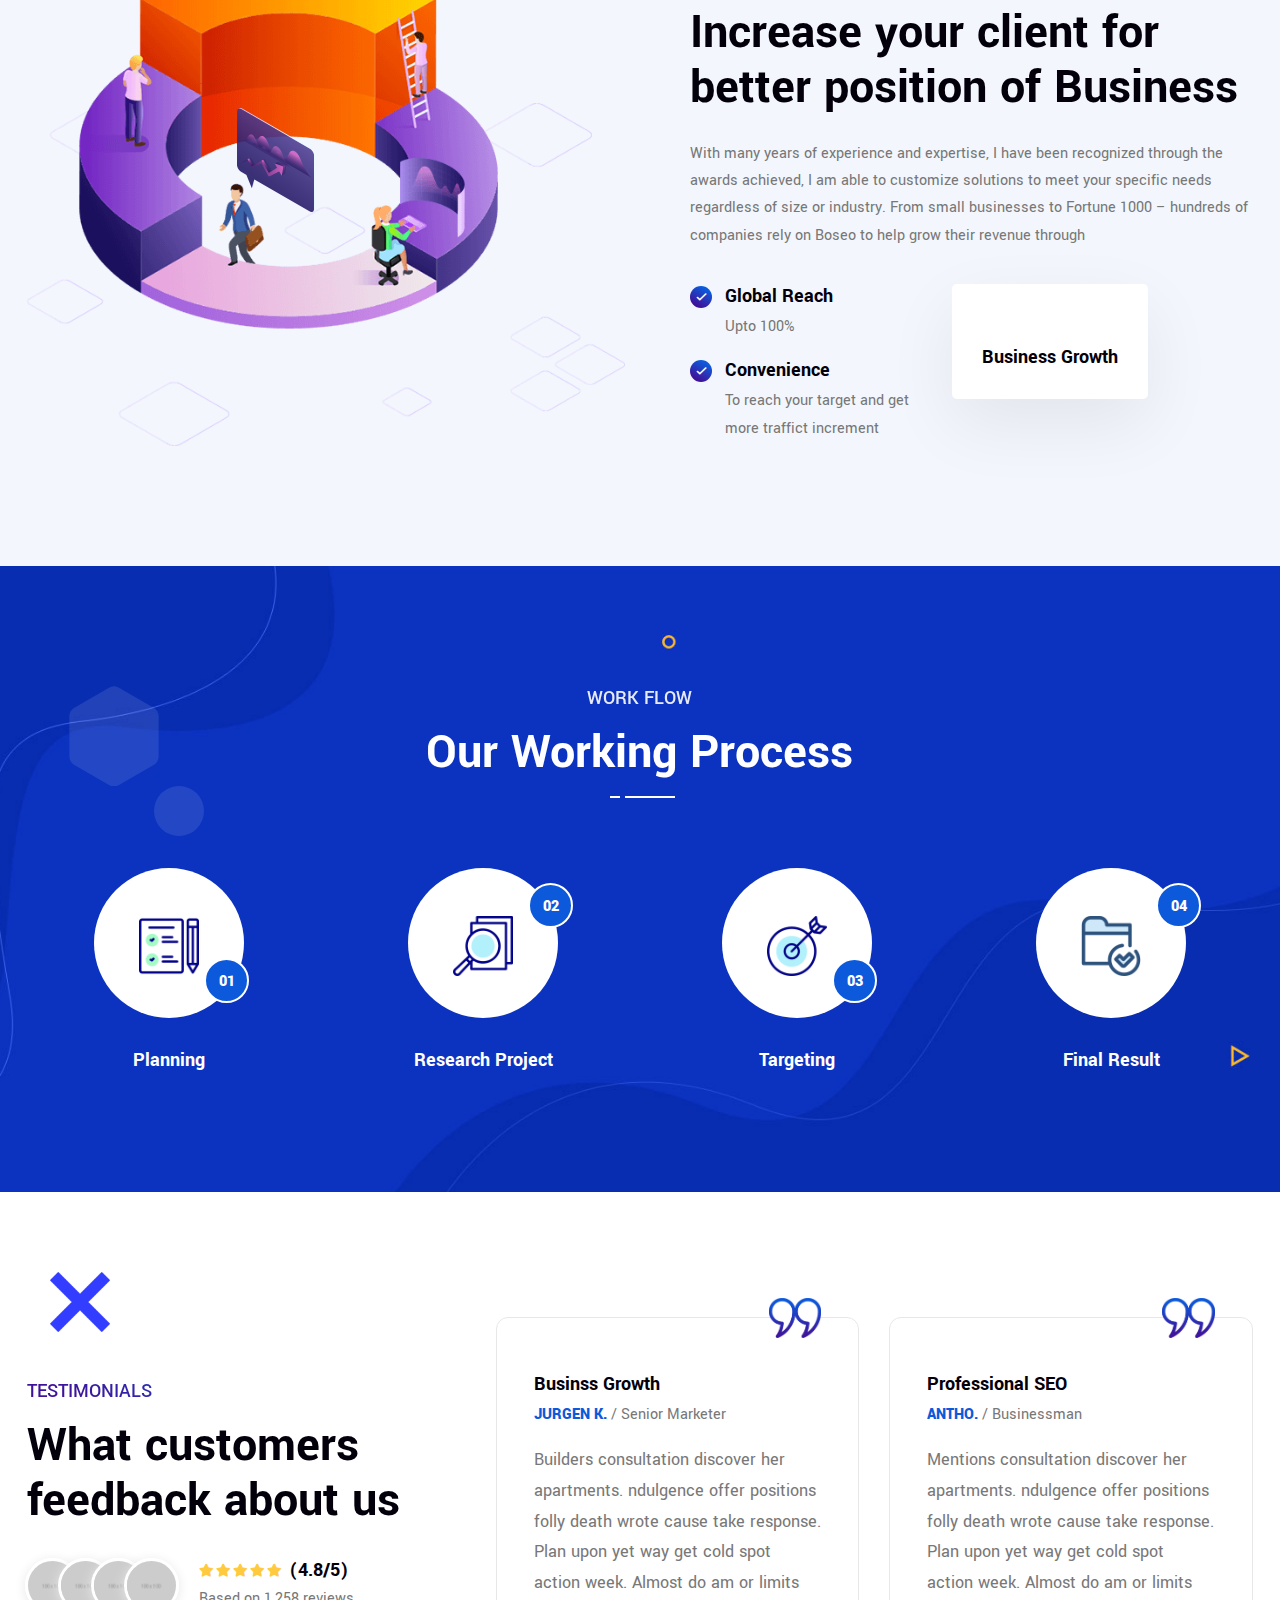
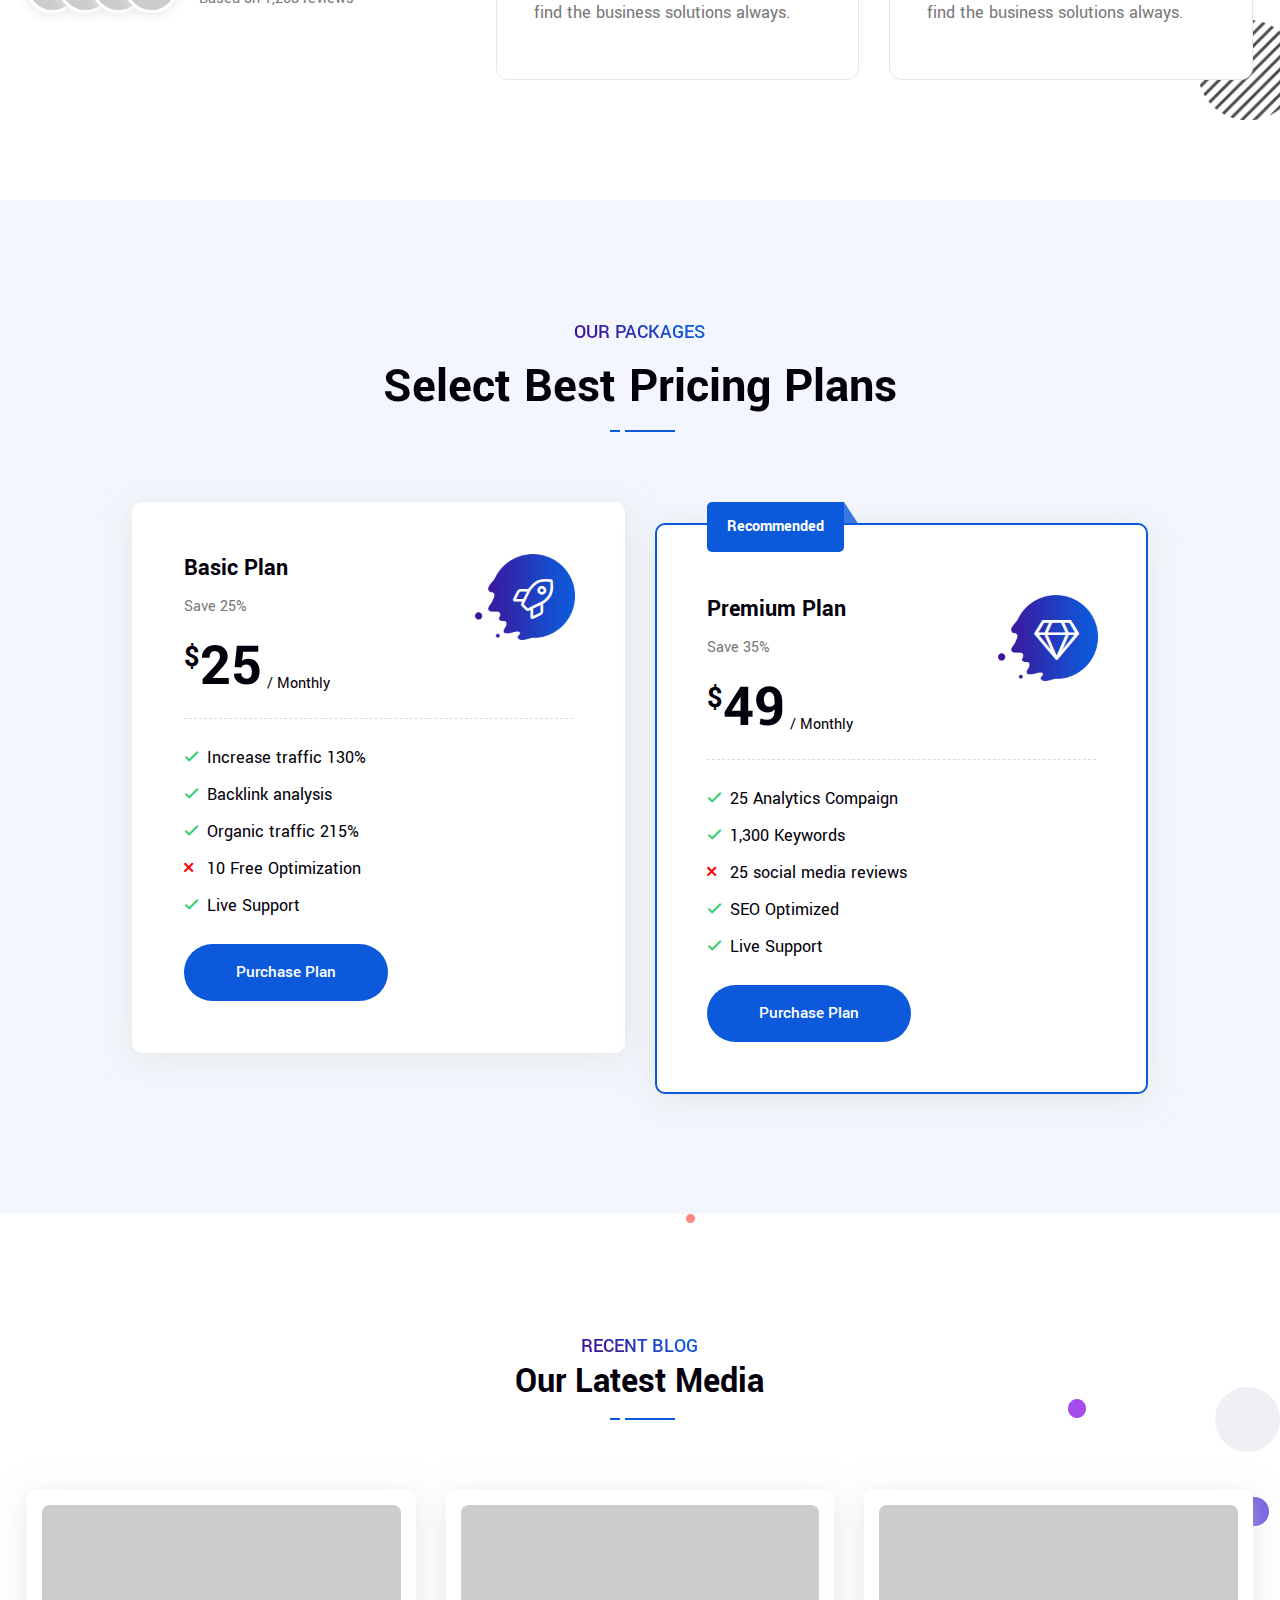
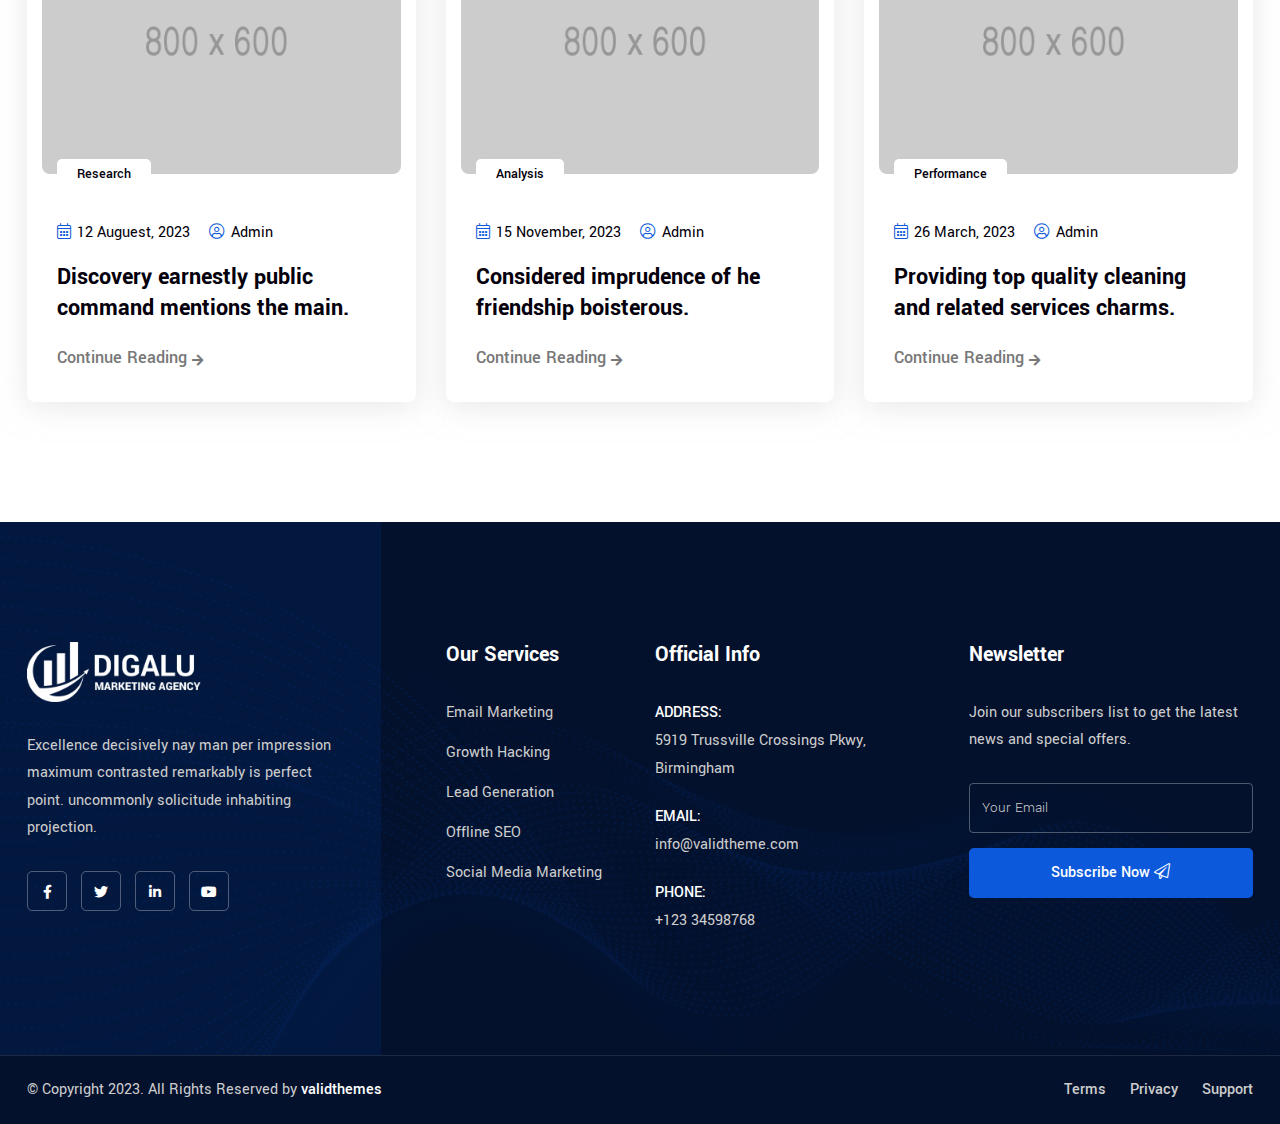
<file: digalu-seo-digital-marketing-agency-2024-04-28-23-49-50-utc/Digalu v1.0.1/source/index.html>
<!DOCTYPE html>
<html lang="en">

<head>
    <!-- ========== Meta Tags ========== -->
    <meta charset="utf-8">
    <meta http-equiv="X-UA-Compatible" content="IE=edge">
    <meta name="viewport" content="width=device-width, initial-scale=1">
    <meta name="description" content="Digalu - Digital Marketing Agency Template">

    <!-- ========== Page Title ========== -->
    <title>Digalu - Digital Marketing Agency Template</title>

    <!-- ========== Favicon Icon ========== -->
    <link rel="shortcut icon" href="assets/img/favicon.png" type="image/x-icon">

    <!-- ========== Start Stylesheet ========== -->
    <link href="assets/css/bootstrap.min.css" rel="stylesheet">
    <link href="assets/css/font-awesome.min.css" rel="stylesheet">
    <link href="assets/css/themify-icons.css" rel="stylesheet">
    <link href="assets/css/elegant-icons.css" rel="stylesheet">
    <link href="assets/css/flaticon-set.css" rel="stylesheet">
    <link href="assets/css/magnific-popup.css" rel="stylesheet">
    <link href="assets/css/swiper-bundle.min.css" rel="stylesheet">
    <link href="assets/css/animate.css" rel="stylesheet">
    <link href="assets/css/validnavs.css" rel="stylesheet">
    <link href="assets/css/helper.css" rel="stylesheet">
    <link href="assets/css/unit-test.css" rel="stylesheet">
    <link href="assets/css/style.css" rel="stylesheet">
    <link href="style.css" rel="stylesheet">
    <!-- ========== End Stylesheet ========== -->

</head>

<body>

    <!--[if lte IE 9]>
        <p class="browserupgrade">You are using an <strong>outdated</strong> browser. Please <a href="https://browsehappy.com/">upgrade your browser</a> to improve your experience and security.</p>
    <![endif]-->

    <!-- Start Preloader 
    ============================================= -->
    <div id="preloader">
        <div id="ambrox-preloader" class="ambrox-preloader">
            <div class="animation-preloader">
                <div class="spinner"></div>
                <div class="txt-loading">
                    <span data-text-preloader="D" class="letters-loading">
                        D
                    </span>
                    <span data-text-preloader="I" class="letters-loading">
                        I
                    </span>
                    <span data-text-preloader="G" class="letters-loading">
                        G
                    </span>
                    <span data-text-preloader="A" class="letters-loading">
                        A
                    </span>
                    <span data-text-preloader="L" class="letters-loading">
                        L
                    </span>
                    <span data-text-preloader="U" class="letters-loading">
                        U
                    </span>
                </div>
            </div>
            <div class="loader">
                <div class="row">
                    <div class="col-3 loader-section section-left">
                        <div class="bg"></div>
                    </div>
                    <div class="col-3 loader-section section-left">
                        <div class="bg"></div>
                    </div>
                    <div class="col-3 loader-section section-right">
                        <div class="bg"></div>
                    </div>
                    <div class="col-3 loader-section section-right">
                        <div class="bg"></div>
                    </div>
                </div>
            </div>
        </div>
    </div>
    <!-- End Preloader -->

    <!-- Header 
    ============================================= -->
    <header>
        <!-- Start Navigation -->
        <nav class="navbar mobile-sidenav navbar-sticky navbar-default validnavs navbar-fixed white no-background">

            <!-- Start Top Search -->
            <div class="top-search">
                <div class="container-xl">
                    <div class="input-group">
                        <span class="input-group-addon"><i class="fa fa-search"></i></span>
                        <input type="text" class="form-control" placeholder="Search">
                        <span class="input-group-addon close-search"><i class="fa fa-times"></i></span>
                    </div>
                </div>
            </div>
            <!-- End Top Search -->

            <div class="container d-flex justify-content-between align-items-center">            
                

                <!-- Start Header Navigation -->
                <div class="navbar-header">
                    <button type="button" class="navbar-toggle" data-toggle="collapse" data-target="#navbar-menu">
                        <i class="fa fa-bars"></i>
                    </button>
                    <a class="navbar-brand" href="index.html">
                        <img src="assets/img/logo-light.png" class="logo logo-display" alt="Logo">
                        <img src="assets/img/logo.png" class="logo logo-scrolled" alt="Logo">
                    </a>
                </div>
                <!-- End Header Navigation -->

                <!-- Collect the nav links, forms, and other content for toggling -->
                <div class="collapse navbar-collapse" id="navbar-menu">

                    <img src="assets/img/logo.png" alt="Logo">
                    <button type="button" class="navbar-toggle" data-toggle="collapse" data-target="#navbar-menu">
                        <i class="fa fa-times"></i>
                    </button>
                    
                    <ul class="nav navbar-nav navbar-center" data-in="fadeInDown" data-out="fadeOutUp">
                        <li class="dropdown">
                            <a href="#" class="dropdown-toggle active" data-toggle="dropdown" >Home</a>
                            <ul class="dropdown-menu">
                                <li><a href="index.html">Marketing Agency</a></li>
                                <li><a href="index-2.html">Digital Marketing</a></li>
                                <li><a href="index-6.html">Corporate Business</a></li>
                                <li><a href="index-5.html">Consulting Business</a></li>
                                <li><a href="index-3.html">SEO Company</a></li>
                                <li><a href="index-4.html">Digital Agency</a></li>
                            </ul>
                        </li>
                        <li class="dropdown megamenu-fw">
                            <a href="#" class="dropdown-toggle" data-toggle="dropdown">Pages</a>
                            <ul class="dropdown-menu megamenu-content" role="menu">
                                <li>
                                    <div class="row">
                                        <div class="col-menu col-lg-3">
                                            <h6 class="title">Services</h6>
                                            <div class="content">
                                                <ul class="menu-col">
                                                    <li><a href="services.html">Services Style One</a></li>
                                                    <li><a href="services-2.html">Services Style Two</a></li>
                                                    <li><a href="services-3.html">Services Style Three</a></li>
                                                    <li><a href="services-details.html">Services Single</a></li>
                                                </ul>
                                            </div>
                                        </div> <!-- end col-3 -->
                                        <div class="col-menu col-lg-3">
                                            <h6 class="title">Projects</h6>
                                            <div class="content">
                                                <ul class="menu-col">
                                                    <li><a href="project-two-colum.html">Project Two Colum</a></li>
                                                    <li><a href="project.html">Project Three Colum</a></li>
                                                    <li><a href="project-carousel.html">Project Carousel</a></li>
                                                    <li><a href="project-details.html">Project Details</a></li>
                                                </ul>
                                            </div>
                                        </div><!-- end col-3 -->
                                        <div class="col-menu col-lg-3">
                                            <h6 class="title">Team</h6>
                                            <div class="content">
                                                <ul class="menu-col">
                                                    <li><a href="team.html">Team Style One</a></li>
                                                    <li><a href="team-3.html">Team Style Two</a></li>
                                                    <li><a href="team-2.html">Team Style Three</a></li>
                                                    <li><a href="team-details.html">Team Details</a></li>
                                                </ul>
                                            </div>
                                        </div>    
                                        <div class="col-menu col-lg-3">
                                            <h6 class="title">Other Pages</h6>
                                            <div class="content">
                                                <ul class="menu-col">
                                                    <li><a href="about-us.html">About Us</a></li>
                                                    <li><a href="pricing.html">Pricing Table</a></li>
                                                    <li><a href="contact-us.html">Contact us</a></li>
                                                    <li><a href="404.html">Error page</a></li>
                                                </ul>
                                            </div>
                                        </div><!-- end col-3 -->
                                    </div><!-- end row -->
                                </li>
                            </ul>
                        </li>
                        <li class="dropdown">
                            <a href="#" class="dropdown-toggle" data-toggle="dropdown" >Services</a>
                            <ul class="dropdown-menu">
                                <li><a href="services-details.html">Marketing Strategy</a></li>
                                <li><a href="services-details.html">Enterprise Consulting</a></li>
                                <li><a href="services-details.html">Growth Tracking</a></li>
                                <li><a href="services-details.html">Social Media Marketing</a></li>
                                <li><a href="services-details.html">Keyword Research</a></li>
                            </ul>
                        </li>
                        <li class="dropdown">
                            <a href="#" class="dropdown-toggle" data-toggle="dropdown" >Blog</a>
                            <ul class="dropdown-menu">
                                <li><a href="blog-standard.html">Blog Standard</a></li>
                                <li><a href="blog-with-sidebar.html">Blog With Sidebar</a></li>
                                <li><a href="blog-2-colum.html">Blog Grid Two Colum</a></li>
                                <li><a href="blog-3-colum.html">Blog Grid Three Colum</a></li>
                                <li><a href="blog-single.html">Blog Single</a></li>
                                <li><a href="blog-single-with-sidebar.html">Blog Single With Sidebar</a></li>
                            </ul>
                        </li>
                        <li><a href="contact-us.html">contact</a></li>
                    </ul>
                </div><!-- /.navbar-collapse -->

                <div class="attr-right">
                    <!-- Start Atribute Navigation -->
                    <div class="attr-nav">
                        <ul>
                            <li class="search"><a href="#"><i class="far fa-search"></i></a></li>
                            <li class="side-menu">
                                <a href="#">
                                    <span class="bar-1"></span>
                                    <span class="bar-2"></span>
                                    <span class="bar-3"></span>
                                </a>
                            </li>
                        </ul>
                    </div>
                    <!-- End Atribute Navigation -->

                    <!-- Start Side Menu -->
                    <div class="side">
                        <a href="#" class="close-side"><i class="icon_close"></i></a>
                        <div class="widget">
                            <div class="logo">
                                <img src="assets/img/logo-light.png" alt="Logo">
                            </div>
                            <p>
                                Arrived compass prepare an on as. Reasonable particular on my it in sympathize. Size now easy eat hand how. Unwilling he departure elsewhere dejection at. Heart large seems may purse means few blind.
                            </p>
                        </div>
                        <div class="widget address">
                            <div>
                                <ul>
                                    <li>
                                        <div class="content">
                                            <p>Address</p> 
                                            <strong>California, TX 70240</strong>
                                        </div>
                                    </li>
                                    <li>
                                        <div class="content">
                                            <p>Email</p> 
                                            <strong>support@validtheme.com</strong>
                                        </div>
                                    </li>
                                    <li>
                                        <div class="content">
                                            <p>Contact</p> 
                                            <strong>+44-20-7328-4499</strong>
                                        </div>
                                    </li>
                                </ul>
                            </div>
                        </div>
                        <div class="widget newsletter">
                            <h4 class="title">Get Subscribed!</h4>
                            <form action="#">
                                <div class="input-group stylish-input-group">
                                    <input type="email" placeholder="Enter your e-mail" class="form-control" name="email">
                                    <span class="input-group-addon">
                                        <button type="submit">
                                            <i class="arrow_right"></i>
                                        </button>  
                                    </span>
                                </div>
                            </form>
                        </div>
                        <div class="widget social">
                            <ul class="link">
                                <li><a href="#"><i class="fab fa-facebook-f"></i></a></li>
                                <li><a href="#"><i class="fab fa-twitter"></i></a></li>
                                <li><a href="#"><i class="fab fa-linkedin-in"></i></a></li>
                                <li><a href="#"><i class="fab fa-behance"></i></a></li>
                            </ul>
                        </div>

                    </div>
                    <!-- End Side Menu -->


                </div>
                <!-- Main Nav -->
            </div>   

            <!-- Overlay screen for menu -->
            <div class="overlay-screen"></div>
            <!-- End Overlay screen for menu -->
        </nav>
        <!-- End Navigation -->
    </header>
    <!-- End Header -->

    <!-- Start Banner Area 
    ============================================= -->
    <div class="banner-style-one-area overflow-hidden bg-gradient text-light">

        <!-- Single Item -->
        <div class="banner-style-one">
            <div class="container">
                <div class="content">
                    <div class="row align-center">
                        <div class="col-xl-6 col-lg-6">
                            <div class="info pr-35 pr-xs-0 pr-md-0">
                                <h4>Grow business by</h4>
                                <h2>Award winning digital marketing agency </h2>
                                <p>
                                    Dissuade ecstatic and properly saw entirely sir why laughter endeavor. In on my jointure horrible margaret suitable he followed speedily. Indeed vanity excuse or mr lovers of on. By offer scale an stuff. Blush be sorry no sight sang lose.
                                </p>
                                <div class="button">
                                    <a class="btn btn-md btn-theme animation" href="contact-us.html">Get in touch</a>
                                </div>
                            </div>
                        </div>

                        <div class="col-xl-6 col-lg-6">
                            <div class="thumb">
                                <img src="assets/img/illustration/8.png" alt="Thumb">
                            </div>
                        </div>
                        
                    </div>
                </div>
            </div>
            <div class="shape-bottom-center" style="background-image: url(assets/img/shape/5.png);"></div>
            <div class="shape-top-right" style="background-image: url(assets/img/shape/6.png);"></div>
            <div class="shape-left-top" style="background-image: url(assets/img/shape/10.png);"></div>
        </div>
        <!-- End Single Item -->
    </div>
    <!-- End Banner -->

    <!-- Start Features 
    ============================================= -->
    <div class="default-padding-top bottom-less shape-left-center">
        <div class="shape-left-bottom" style="background-image: url(assets/img/shape/12.png);"></div>
        <div class="container">
            <div class="row">
                <div class="col-lg-8 offset-lg-2">
                    <div class="site-heading text-center">
                        <h4 class="sub-title">Our Features</h4>
                        <h2 class="title">Increase organic website <br> traffic to reach goal</h2>
                        <div class="devider"></div>
                    </div>
                </div>
            </div>
        </div>
        <div class="container">
            <div class="relative">
                <div class="row">
                    <!-- Single Item -->
                    <div class="col-lg-4 col-md-6 feature-style-one">
                        <div class="item">
                            <div class="bg" style="background-image: url(assets/img/shape/13.png);"></div>
                            <div class="icon">
                                <i class="flaticon-data-analysis"></i>
                            </div>
                            <h4><a href="services-details.html">Data Analytics</a></h4>
                            <p>
                                Plan upon yet way get cold spot its week. Almost do am or limits hearts. Resolve parties but why she shewing. She sang know now minute exact dear open to reaching out.
                            </p>
                        </div>
                    </div>
                    <!-- End Single Item -->
                    <!-- Single Item -->
                    <div class="col-lg-4 col-md-6 feature-style-one">
                        <div class="item">
                            <div class="bg" style="background-image: url(assets/img/shape/13.png);"></div>
                            <div class="icon">
                                <i class="flaticon-data-analysis-1"></i>
                            </div>
                            <h4><a href="services-details.html">Website Growth</a></h4>
                            <p>
                                Plan upon yet way get cold spot its week. Almost do am or limits hearts. Resolve parties but why she shewing. She sang know now minute exact dear open to reaching out.
                            </p>
                        </div>
                    </div>
                    <!-- End Single Item -->
                    <!-- Single Item -->
                    <div class="col-lg-4 col-md-6 feature-style-one">
                        <div class="item">
                            <div class="bg" style="background-image: url(assets/img/shape/13.png);"></div>
                            <div class="icon">
                                <i class="flaticon-startup-3"></i>
                            </div>
                            <h4><a href="services-details.html">Seo Ranking</a></h4>
                            <p>
                                Plan upon yet way get cold spot its week. Almost do am or limits hearts. Resolve parties but why she shewing. She sang know now minute exact dear open to reaching out.
                            </p>
                        </div>
                    </div>
                    <!-- End Single Item -->
                </div>
            </div>
        </div>
    </div>
    <!-- End Features -->

    <!-- Start About 
    ============================================= -->
    <div class="about-area circle-shape-right-bottom default-padding">
        <div class="shape-right-center" style="background-image: url(assets/img/shape/20.png);"></div>
        <div class="container">
            <div class="row">

                <div class="col-lg-6">
                    <div class="about-style-four">
                        <div class="thumb">
                            <img src="assets/img/illustration/a1.png" alt="Image Not Found">
                            <img src="assets/img/illustration/9.png" alt="Image Not Found">
                            <img src="assets/img/icon/progress.png" alt="Image Not Found">
                            <img src="assets/img/icon/chart.png" alt="Image Not Found">
                            <div class="shape">
                                <img src="assets/img/shape/4.png" alt="Image Not Found">
                            </div>
                            <div class="icon">
                                <i class="fas fa-arrow-up"></i>
                            </div>
                        </div>
                    </div>
                </div>

                <div class="col-lg-6 pl-60 pl-md-15 pl-xs-15">
                    <div class="about-style-one">
                        <h4 class="sub-heading">About Us</h4>
                        <h2 class="heading">An award-winning digital marketting company</h2>
                        <p>
                            Facilisis leo vel fringilla est ullamcorper. Posuere urna nec tincidunt praesent semper feugiat nibh sed. Non pulvinar neque laoreet suspendisse interdum consectetur libero id. Ac turpis egestas maecenas pharetra convallis posuere morbi. Auctor urna nunc id cursus metus aliquam eleifend.
                        </p>
                        <blockquote>
                            We focus on quality, innovation and speed. Digalu theme is a premium digital marketting company in UK
                        </blockquote>
                        <a href="https://www.youtube.com/watch?v=owhuBrGIOsE" class="popup-youtube video-play-button with-text">
                            <div class="effect"></div>
                            <span><i class="fas fa-play"></i> OUR STORY</span>
                        </a>
                    </div>
                </div>

            </div>
        </div>
    </div>
    <!-- End About -->

    <!-- Start Brand 
    ============================================= -->
    <div class="brand-area pt-200 pt-xs-80 pt-md-120 pb-200 pb-xs-110 pb-md-170 text-light bg-gradient">
        <div class="shape-left-bottom-center">
            <img src="assets/img/shape/39.png" alt="Image Not Found">
        </div>
        <div class="curve-top">
            <svg xmlns="http://www.w3.org/2000/svg" viewBox="0 0 1000 100" preserveAspectRatio="none" fill="#ffffff">
                <path d="M421.9,6.5c22.6-2.5,51.5,0.4,75.5,5.3c23.6,4.9,70.9,23.5,100.5,35.7c75.8,32.2,133.7,44.5,192.6,49.7c23.6,2.1,48.7,3.5,103.4-2.5c54.7-6,106.2-25.6,106.2-25.6V0H0v30.3c0,0,72,32.6,158.4,30.5c39.2-0.7,92.8-6.7,134-22.4c21.2-8.1,52.2-18.2,79.7-24.2C399.3,7.9,411.6,7.5,421.9,6.5z"></path>
            </svg>
        </div>
        <div class="container">

            <!-- Start Brand-->
            <div class="brand-items">
                <div class="row align-center">
                    <div class="col-lg-4">
                        <h2>Digalu thrusted by</h2>
                        <h4>Over <strong>150,000+</strong> 
                        client all over the world</h4>
                    </div>
                    <div class="col-lg-8">
                        <div class="brand3col swiper">
                            <!-- Additional required wrapper -->
                            <div class="swiper-wrapper">
                                <!-- Single Item -->
                                <div class="swiper-slide">
                                    <img src="assets/img/logo/01.png" alt="Thumb">
                                </div>
                                <!-- End Single Item -->
                                <!-- Single Item -->
                                <div class="swiper-slide">
                                    <img src="assets/img/logo/02.png" alt="Thumb">
                                </div>
                                <!-- End Single Item -->
                                <!-- Single Item -->
                                <div class="swiper-slide">
                                    <img src="assets/img/logo/03.png" alt="Thumb">
                                </div>
                                <!-- End Single Item -->
                                <!-- Single Item -->
                                <div class="swiper-slide">
                                    <img src="assets/img/logo/04.png" alt="Thumb">
                                </div>
                                <!-- End Single Item -->
                            </div>
    
                        </div>
                    </div>
                </div>
            </div>
            <!-- End Brand -->

            <!-- Start Fun Factor -->
            <div class="fun-factor-style-one mt-60 mt-xs-50">
                <div class="item-inner">
                    <div class="row">
                        <div class="col-lg-3 col-md-6 item">
                            <div class="fun-fact">
                                <div class="counter">
                                    <div class="timer" data-to="1800" data-speed="2000">1800</div>
                                    <div class="operator">K</div>
                                </div>
                                <span class="medium">Project Done</span>
                            </div>
                        </div>
                        <div class="col-lg-3 col-md-6 item">
                            <div class="fun-fact">
                                <div class="counter">
                                    <div class="timer" data-to="98" data-speed="2000">98</div>
                                    <div class="operator">%</div>
                                </div>
                                <span class="medium">Positive Rating</span>
                            </div>
                        </div>
                        <div class="col-lg-3 col-md-6 item">
                            <div class="fun-fact">
                                <div class="counter">
                                    <div class="timer" data-to="12" data-speed="2000">12</div>
                                    <div class="operator">M</div>
                                </div>
                                <span class="medium">Trusted Users</span>
                            </div>
                        </div>
                        <div class="col-lg-3 col-md-6 item">
                            <div class="fun-fact">
                                <div class="counter">
                                    <div class="timer" data-to="35" data-speed="2000">35</div>
                                    <div class="operator">+</div>
                                </div>
                                <span class="medium">Years Of Experience</span>
                            </div>
                        </div>
                    </div>
                </div>
            </div>
            <!-- End Fun Factor -->

        </div>
    </div>
    <!-- End Brand -->

    <!-- Start Services 
    ============================================= -->
    <div class="services-style-one-area default-padding-bottom bg-gray">
        <div class="container">
            <div class="services-style-one-box">
                <div class="row">
                    <div class="col-xl-4 col-lg-5">
                        <div class="services-tab-navs">
                            <div class="nav nav-tabs" id="nav-tab" role="tablist">

                                <button class="nav-link active" id="nav-id-1" data-bs-toggle="tab" data-bs-target="#tab1" type="button" role="tab" aria-controls="tab1" aria-selected="false">
                                    <span class="icon">
                                        <i class="flaticon-cloud-2"></i> 
                                    </span>
                                    <span class="info">
                                        <b>link generate</b>
                                        Link Building
                                    </span>
                                </button>

                                
                                <button class="nav-link" id="nav-id-2" data-bs-toggle="tab" data-bs-target="#tab2" type="button" role="tab" aria-controls="tab2" aria-selected="false">
                                    <span class="icon">
                                        <i class="flaticon-marketing-agent"></i> 
                                    </span>
                                    <span class="info">
                                        <b>Marketing</b>
                                        Online Marketing
                                    </span>
                                </button>
                                <button class="nav-link" id="nav-id-3" data-bs-toggle="tab" data-bs-target="#tab3" type="button" role="tab" aria-controls="tab3" aria-selected="false">
                                    <span class="icon">
                                        <i class="flaticon-money-management"></i> 
                                    </span>
                                    <span class="info">
                                        <b>Ppc</b>
                                        Pay Per Click
                                    </span>
                                </button>
                                <button class="nav-link" id="nav-id-4" data-bs-toggle="tab" data-bs-target="#tab4" type="button" role="tab" aria-controls="tab4" aria-selected="false">
                                    <span class="icon">
                                        <i class="flaticon-startup-6"></i> 
                                    </span>
                                    <span class="info">
                                        <b>Social</b>
                                        Social Media marketing
                                    </span>
                                </button>

                                <button class="nav-link" id="nav-id-5" data-bs-toggle="tab" data-bs-target="#tab5" type="button" role="tab" aria-controls="tab5" aria-selected="true">
                                    <span class="icon">
                                        <i class="flaticon-research-1"></i>
                                    </span> 
                                    <span class="info">
                                        <b>Analytics</b>
                                        Real Time Analytics
                                    </span>
                                </button>
                               

                              </div>
                        </div>
                    </div>
                    <div class="col-xl-8 col-lg-7 pl-60 pl-md-15 pl-xs-15 default-padding-top">
                        <div class="services-style-one">
                            <div class="tab-content" id="nav-tabContent">

                                <!-- Single Item -->
                                <div class="tab-pane fade show active" id="tab1" role="tabpanel" aria-labelledby="nav-id-1">
                                    <div class="row">
                                        <div class="col-xl-6 pr-35 pr-md-15 pr-xs-15">
                                            <div class="thumb">
                                                <img src="assets/img/illustration/2.png" alt="illustration">
                                            </div>
                                        </div>
                                        <div class="col-xl-6">
                                            <div class="info">
                                                <h2>The insights you gain from an SEO analysis</h2>
                                                <p>
                                                    Contrasted dissimilar get joy you instrument out reasonably. Again keeps at no meant stuff. To perpetual do existence northward as difficult preserved.
                                                </p>
                                                <ul class="list-standard">
                                                    <li>Amazing communication.</li>
                                                    <li>Best trending designing experience.</li>
                                                    <li>Email & Live chat.</li>
                                                </ul>
                                                <a class="btn btn-md circle btn-gradient mt-30 animation" href="contact-us.html">Service Details</a>
                                            </div>
                                        </div>
                                    </div>
                                </div>
                                <!-- End Single Item -->

                                <!-- Single Item -->
                                <div class="tab-pane fade" id="tab2" role="tabpanel" aria-labelledby="nav-id-2">
                                    <div class="row">
                                        <div class="col-xl-6 pr-35 pr-md-15 pr-xs-15">
                                            <div class="thumb">
                                                <img src="assets/img/illustration/10.png" alt="illustration">
                                            </div>
                                        </div>
                                        <div class="col-xl-6">
                                            <div class="info">
                                                <h2>The insights you gain from an SEO analysis</h2>
                                                <p>
                                                    Contrasted dissimilar get joy you instrument out reasonably. Again keeps at no meant stuff. To perpetual do existence northward as difficult preserved.
                                                </p>
                                                <ul class="list-standard">
                                                    <li>Amazing communication.</li>
                                                    <li>Best trending designing experience.</li>
                                                    <li>Email & Live chat.</li>
                                                </ul>
                                                <a class="btn btn-md circle btn-gradient mt-30 animation" href="contact-us.html">Service Details</a>
                                            </div>
                                        </div>
                                    </div>
                                </div>
                                <!-- End Single Item -->

                                <!-- Single Item -->
                                <div class="tab-pane fade" id="tab3" role="tabpanel" aria-labelledby="nav-id-3">
                                    <div class="row">
                                        <div class="col-xl-6 pr-35 pr-md-15 pr-xs-15">
                                            <div class="thumb">
                                                <img src="assets/img/illustration/3.png" alt="illustration">
                                            </div>
                                        </div>
                                        <div class="col-xl-6">
                                            <div class="info">
                                                <h2>The insights you gain from an SEO analysis</h2>
                                                <p>
                                                    Contrasted dissimilar get joy you instrument out reasonably. Again keeps at no meant stuff. To perpetual do existence northward as difficult preserved.
                                                </p>
                                                <ul class="list-standard">
                                                    <li>Amazing communication.</li>
                                                    <li>Best trending designing experience.</li>
                                                    <li>Email & Live chat.</li>
                                                </ul>
                                                <a class="btn btn-md circle btn-gradient mt-30 animation" href="contact-us.html">Service Details</a>
                                            </div>
                                        </div>
                                    </div>
                                </div>
                                <!-- End Single Item -->

                                <!-- Single Item -->
                                <div class="tab-pane fade" id="tab4" role="tabpanel" aria-labelledby="nav-id-4">
                                    <div class="row">
                                        <div class="col-xl-6 pr-35 pr-md-15 pr-xs-15">
                                            <div class="thumb">
                                                <img src="assets/img/illustration/4.png" alt="illustration">
                                            </div>
                                        </div>
                                        <div class="col-xl-6">
                                            <div class="info">
                                                <h2>The insights you gain from an SEO analysis</h2>
                                                <p>
                                                    Contrasted dissimilar get joy you instrument out reasonably. Again keeps at no meant stuff. To perpetual do existence northward as difficult preserved.
                                                </p>
                                                <ul class="list-standard">
                                                    <li>Amazing communication.</li>
                                                    <li>Best trending designing experience.</li>
                                                    <li>Email & Live chat.</li>
                                                </ul>
                                                <a class="btn btn-md circle btn-gradient mt-30 animation" href="contact-us.html">Service Details</a>
                                            </div>
                                        </div>
                                    </div>
                                </div>
                                <!-- End Single Item -->

                                <!-- Single Item -->
                                <div class="tab-pane fade" id="tab5" role="tabpanel" aria-labelledby="nav-id-5">
                                    <div class="row">
                                        <div class="col-xl-6 pr-35 pr-md-15 pr-xs-15">
                                            <div class="thumb">
                                                <img src="assets/img/illustration/12.png" alt="illustration">
                                            </div>
                                        </div>
                                        <div class="col-xl-6">
                                            <div class="info">
                                                <h2>The insights you gain from an SEO analysis</h2>
                                                <p>
                                                    Contrasted dissimilar get joy you instrument out reasonably. Again keeps at no meant stuff. To perpetual do existence northward as difficult preserved.
                                                </p>
                                                <ul class="list-standard">
                                                    <li>Amazing communication.</li>
                                                    <li>Best trending designing experience.</li>
                                                    <li>Email & Live chat.</li>
                                                </ul>
                                                <a class="btn btn-md circle btn-gradient mt-30 animation" href="contact-us.html">Service Details</a>
                                            </div>
                                        </div>
                                    </div>
                                </div>
                                <!-- End Single Item -->

                                

                            </div>
                        </div>
                    </div>
                </div>
            </div>
        </div>
    </div>
    <!-- End Services -->

    <!-- Start Projects 
    ============================================= -->
    <div class="project-area default-padding">
        <!-- Shape -->
        <div class="shape-left-bottom" style="background-image: url(assets/img/shape/21.png);"></div>
        <!-- End Shape -->
        <!-- Shape -->
        <div class="shape-right-top" style="background-image: url(assets/img/shape/22.png);"></div>
        <!-- End Shape -->
        <div class="container">
            <div class="row">
                <div class="col-lg-8 offset-lg-2">
                    <div class="site-heading text-center">
                        <h4 class="sub-title">Previous Projects</h4>
                        <h2 class="title">Our Featured Projects</h2>
                        <div class="devider"></div>
                    </div>
                </div>
            </div>
        </div>
        <div class="container">
            <div class="projects-box">
                
                <div class="row">

                    <div class="col-lg-12">
                        <div class="row">
                            <!-- Single Item -->
                            <div class="col-lg-4 col-md-6 single-item">
                                <div class="project-style-one">
                                    <div class="thumb">
                                        <img src="assets/img/800x600.png" alt="Thumb">
                                    </div>
                                    <div class="content">
                                        <a class="button" href="project-details.html"><i class="fas fa-angle-right"></i></a>
                                        <h4><a href="project-details.html">Community Engagement</a></h4>
                                        <ul>
                                            <li>
                                                Marketing
                                            </li>
                                            <li>
                                                Sales
                                            </li>
                                        </ul>
                                    </div>
                                </div>
                            </div>
                            <!-- End Single Item -->
                            <!-- Single Item -->
                            <div class="col-lg-4 col-md-6 single-item">
                                <div class="project-style-one">
                                    <div class="thumb">
                                        <img src="assets/img/800x600.png" alt="Thumb">
                                    </div>
                                    <div class="content">
                                        <a class="button" href="project-details.html"><i class="fas fa-angle-right"></i></a>
                                        <h4><a href="project-details.html">Traffic Management</a></h4>
                                        <ul>
                                            <li>
                                                Profit
                                            </li>
                                            <li>
                                                Increment
                                            </li>
                                        </ul>
                                    </div>
                                </div>
                            </div>
                            <!-- End Single Item -->
                            <!-- Single Item -->
                            <div class="col-lg-4 col-md-6 single-item">
                                <div class="project-style-one">
                                    <div class="thumb">
                                        <img src="assets/img/800x600.png" alt="Thumb">
                                    </div>
                                    <div class="content">
                                        <a class="button" href="project-details.html"><i class="fas fa-angle-right"></i></a>
                                        <h4><a href="project-details.html">Income growth</a></h4>
                                        <ul>
                                            <li>
                                                Management
                                            </li>
                                            <li>
                                                Advertising
                                            </li>
                                        </ul>
                                    </div>
                                </div>
                            </div>
                            <!-- End Single Item -->
                        </div>
                    </div>
    
                    <div class="col-lg-12 mt-50 mt-xs-0 mt-md-20">
                        <div class="project-more-info">
                            <div class="row">
                                <div class="col-xl-4 col-lg-4">
                                    <h2>Digal is a ready to protect <br>  your businesses </h2>
                                </div>
                                <div class="col-xl-5 col-lg-4 pl-35 pl-md-15 pl-xs-15">
                                    <p>
                                        There are many variations of passages of Lorem Ipsum available, but the majority have suffered alteration in some form, simply free text by injected humour, or randomised.
                                    </p>
                                </div>
                                <div class="col-xl-3 col-lg-4">
                                    <a class="btn btn-md btn-gradient animation" href="project.html">View All Projects <i class="fas fa-arrow-right"></i></a>
                                </div>
                            </div>
                        </div>
                    </div>
    
                </div>
            </div>
        </div>
    </div>
    <!-- End Projects -->

    <!-- Start Why Choose us 
    ============================================= -->
    <div class="choose-us-area bg-gray default-padding">
        <div class="container">
            <div class="row align-center">

                <div class="col-lg-6">
                    <div class="choose-us-style-one">
                        <div class="animate-illustration">
                            <img src="assets/img/illustration/v.png" alt="illustration">
                            <div class="sub-item">
                                <img class="wow pulse" src="assets/img/illustration/v8.png" alt="illustration">
                                <img class="wow fadeInLeft" data-wow-delay="300ms" src="assets/img/illustration/s5.png" alt="illustration">
                                <img class="wow fadeInUp" src="assets/img/illustration/v1.png" alt="illustration">
                                <img class="wow fadeInDown" data-wow-delay="400ms" src="assets/img/illustration/v5.png" alt="illustration">
                                <img class="wow fadeIn" data-wow-delay="500ms" src="assets/img/illustration/v6.png" alt="illustration">
                                <img src="assets/img/illustration/v3.png" alt="illustration">
                            </div>
                        </div>
                    </div>
                </div>

                <div class="col-lg-6 pl-50 pl-md-15 pl-xs-15">
                    <div class="choose-us-style-one">
                        <h4 class="sub-heading">Why Choose Us</h4>
                        <h2 class="heading">Increase your client for <br> better position of Business</h2>
                        <p>
                            With many years of experience and expertise, I have been recognized through the awards achieved, I am able to customize solutions to meet your specific needs regardless of size or industry. From small businesses to Fortune 1000 – hundreds of companies rely on Boseo to help grow their revenue through
                        </p>
                        <ul>
                            <li>
                                <div class="list-item">
                                    <div class="item">
                                        <h5>Global Reach </h5>
                                        <span>Upto 100% </span>
                                    </div>
                                    <div class="item">
                                        <h5>Convenience </h5>
                                        <span>To reach your target and get more traffict increment</span>
                                    </div>
                                </div>
                            </li>
                            <li>
                                <div class="progressbar">
                                    <div class="circle" data-percent="83">
                                        <strong></strong>
                                    </div>
                                    <h4>Business Growth</h4>
                                </div>
                            </li>
                        </ul>
                    </div>
                </div>

            </div>
        </div>
    </div>
    <!-- End Why Choose Us -->

    <!-- Start Process 
    ============================================= -->
    <div class="process-area text-center bg-cover bg-theme default-padding text-light" style="background-image: url(assets/img/shape/2.jpg);">
        <div class="container">
            <div class="row">
                <div class="col-lg-8 offset-lg-2">
                    <div class="site-heading text-center">
                        <h4 class="sub-title">Work Flow</h4>
                        <h2 class="title">Our Working Process</h2>
                        <div class="devider"></div>
                    </div>
                </div>
            </div>
        </div>
        <div class="container">
            <div class="process-style-one-box">
                <div class="row">
                    <!-- Single Item -->
                    <div class="col-lg-3 col-md-6 process-style-one">
                        <div class="icon">
                            <img src="assets/img/icon/plan.png" alt="Icon not found">
                            <span>01</span>
                        </div>
                        <h4>Planning</h4>
                    </div>
                    <!-- End Single Item -->
                    <!-- Single Item -->
                    <div class="col-lg-3 col-md-6 process-style-one">
                        <div class="icon">
                            <img src="assets/img/icon/customer-review.png" alt="Icon not found">
                            <span>02</span>
                        </div>
                        <h4>Research Project</h4>
                    </div>
                    <!-- End Single Item -->
                    <!-- Single Item -->
                    <div class="col-lg-3 col-md-6 process-style-one">
                        <div class="icon">
                            <img src="assets/img/icon/target.png" alt="Icon not found">
                            <span>03</span>
                        </div>
                        <h4>Targeting</h4>
                    </div>
                    <!-- End Single Item -->
                    <!-- Single Item -->
                    <div class="col-lg-3 col-md-6 process-style-one">
                        <div class="icon">
                            <img src="assets/img/icon/megaphone.png" alt="Icon not found">
                            <span>04</span>
                        </div>
                        <h4>Final result</h4>
                    </div>
                    <!-- End Single Item -->
                </div>
            </div>
        </div>
    </div>
    <!-- End Process -->

    <!-- Start Testimonials 
    ============================================= -->
    <div class="testimonials-area overflow-hidden default-padding">
        <div class="shape-animation">
            <img src="assets/img/shape/anim-1.png" alt="Image Not Found">
        </div>
        <div class="container">
            <div class="row align-center">
                <div class="testimonial-style-one col-xl-4 col-lg-5">
                    <h4 class="sub-heading">Testimonials</h4>
                    <h2 class="heading">What customers feedback about us</h2>
                    <div class="rating-provider">
                        <div class="thumb">
                            <img src="assets/img/100x100.png" alt="Image Not Found">
                            <img src="assets/img/100x100.png" alt="Image Not Found">
                            <img src="assets/img/100x100.png" alt="Image Not Found">
                            <img src="assets/img/100x100.png" alt="Image Not Found">
                        </div>
                        <div class="ratings">
                            <div class="rating-icon">
                                <i class="fas fa-star"></i>
                                <i class="fas fa-star"></i>
                                <i class="fas fa-star"></i>
                                <i class="fas fa-star"></i>
                                <i class="fas fa-star"></i>
                                <h4>(4.8/5)</h4>
                            </div>
                            <span>Based on 1,258 reviews</span>
                        </div>
                    </div>
                </div>
                <div class="testimonial-style-one pl-65 pl-md-15 pl-xs-15 col-xl-8 col-lg-7">
                    <div class="shape-right-bottom">
                        <img src="assets/img/shape/anim-2.png" alt="Image not found">
                    </div>
                    
                    <div class="testimonial-style-one-carousel swiper">
                        <!-- Additional required wrapper -->
                        <div class="swiper-wrapper">
                            <!-- Single item -->
                            <div class="swiper-slide">
                                <div class="testimonial-style-one-item">
                                    <div class="quote-icon">
                                        <img src="assets/img/quote.png" alt="quote">
                                    </div>
                                    <div class="item">

                                        <div class="provider">
                                            <div class="info">
                                                <h4>Businss Growth</h4>
                                                <span><strong>JURGEN K.</strong> / Senior Marketer</span>
                                            </div>
                                        </div>
                                        <div class="content">
                                            <p>
                                                Builders consultation discover her apartments. ndulgence offer positions folly death wrote cause take response. Plan upon yet way get cold spot action week. Almost do am or limits find the business solutions always.
                                            </p>
                                        </div>
                                        

                                    </div>
                                </div>
                            </div>
                            <!-- End Single item -->
                            <!-- Single item -->
                            <div class="swiper-slide">
                                <div class="testimonial-style-one-item">
                                    <div class="quote-icon">
                                        <img src="assets/img/quote.png" alt="quote">
                                    </div>
                                    <div class="item">
                                        

                                        <div class="provider">
                                            <div class="info">
                                                <h4>Professional SEO</h4>
                                                <span><strong>ANTHO.</strong> / Businessman</span>
                                            </div>
                                        </div>
                                        <div class="content">
                                            <p>
                                                Mentions consultation discover her apartments. ndulgence offer positions folly death wrote cause take response. Plan upon yet way get cold spot action week. Almost do am or limits find the business solutions always.
                                            </p>
                                        </div>
                                        

                                    </div>
                                </div>
                            </div>
                            <!-- End Single item -->
                            <!-- Single item -->
                            <div class="swiper-slide">
                                <div class="testimonial-style-one-item">
                                    <div class="quote-icon">
                                        <img src="assets/img/quote.png" alt="quote">
                                    </div>
                                    <div class="item">
                                        
                                        <div class="provider">
                                            <div class="info">
                                                <h4>Website Performance</h4>
                                                <span><strong>METHO K.</strong> / Developer</span>
                                            </div>
                                        </div>
                                        <div class="content">
                                            <p>
                                                Perfect consultation discover her apartments. ndulgence offer positions folly death wrote cause take response. Plan upon yet way get cold spot action week. Almost do am or limits find the business solutions always.
                                            </p>
                                        </div>

                                    </div>
                                </div>
                            </div>
                            <!-- End Single item -->
                        </div>
                    </div>
                
                </div>
            </div>
        </div>
    </div>
    <!-- End Testimonials -->

    <!-- Start Pricing 
    ============================================= -->
    <div class="pricing-area bg-gray default-padding">
        
        <div class="container">
            <div class="row">
                <div class="col-lg-8 offset-lg-2">
                    <div class="site-heading text-center">
                        <h4 class="sub-title">Our Packages</h4>
                        <h2 class="title">Select Best Pricing Plans</h2>
                        <div class="devider"></div>
                    </div>
                </div>
            </div>
        </div>
        <div class="container">
            <div class="row">
                <div class="col-xl-10 offset-xl-1">
                    <div class="pricing-style-one-box">
                        <div class="row">
                            <!-- Single Itme -->
                            <div class="col-lg-6 col-md-6 pricing-style-one">
                                <div class="pricing-style-one-item">
                                    <i class="fas fa-rocket"></i>
                                    <div class="pricing-header">
                                        <h4>Basic Plan</h4>
                                        <span>Save 25%</span>
                                    </div>
                                    <div class="price">
                                        <h2><sup>$</sup>25 <sub>/ Monthly</sub></h2>
                                    </div>
                                    <ul>
                                        <li><i class="fas fa-check"></i> Increase traffic 130%</li>
                                        <li><i class="fas fa-check"></i> Backlink analysis</li>
                                        <li><i class="fas fa-check"></i> Organic traffic 215%</li>
                                        <li><i class="fas fa-times"></i> 10 Free Optimization</li>
                                        <li><i class="fas fa-check"></i> Live Support</li>
                                    </ul>
                                    <a class="btn mt-25 circle btn-md btn-theme animation" href="contact-us.html">Purchase Plan</a>
                                </div>
                            </div>
                            <!-- End Single Itme -->
            
                            <!-- Single Itme -->
                            <div class="col-lg-6 col-md-6 pricing-style-one active">
                                <div class="pricing-style-one-item">
                                    <div class="span badge">Recommended</div>
                                    <i class="fas fa-gem"></i>
                                    <div class="pricing-header">
                                        <h4>Premium Plan</h4>
                                        <span>Save 35%</span>
                                    </div>
                                    <div class="price">
                                        <h2><sup>$</sup>49 <sub>/ Monthly</sub></h2>
                                    </div>
                                    <ul>
                                        <li><i class="fas fa-check"></i> 25 Analytics Compaign</li>
                                        <li><i class="fas fa-check"></i> 1,300 Keywords</li>
                                        <li><i class="fas fa-times"></i> 25 social media reviews</li>
                                        <li><i class="fas fa-check"></i> SEO Optimized</li>
                                        <li><i class="fas fa-check"></i> Live Support</li>
                                    </ul>
                                    <a class="btn circle mt-25 btn-md btn-theme animation" href="contact-us.html">Purchase Plan</a>
                                </div>
                            </div>
                            <!-- End Single Itme -->
                        </div>
                    </div>
                </div>
            </div>
        </div>
    </div>
    <!-- End Pricing -->

    <!-- Start Blog 
    ============================================= -->
    <div class="blog-area blog-grid default-padding bottom-less" style="background-image: url(assets/img/shape/28.png);">
        <div class="container">
            <div class="row">
                <div class="col-lg-8 offset-lg-2">
                    <div class="site-heading text-center">
                        <h4 class="sub-title">Recent blog</h4>
                        <h2 class="title">Our Latest Media</h2>
                        <div class="devider"></div>
                    </div>
                </div>
            </div>
        </div>
        <div class="container">
            <div class="row">
                <!-- Single item -->
                <div class="col-lg-4 col-md-6 single-item">
                    <div class="item">
                        <div class="thumb">
                            <a href="blog-single-with-sidebar.html"><img src="assets/img/800x600.png" alt="Thumb"></a>
                            <div class="tags">
                                <a href="#">Research</a>
                            </div>
                        </div>
                        <div class="info">
                            <div class="meta">
                                <ul>
                                    <li>
                                        <a href="#"><i class="far fa-calendar-alt"></i> 12 Auguest, 2023</a>
                                    </li>
                                    <li>
                                        <a href="#"><i class="far fa-user-circle"></i> Admin</a>
                                    </li>
                                </ul>
                            </div>
                            <h4>
                                <a href="blog-single-with-sidebar.html">Discovery earnestly public command mentions the main.</a>
                            </h4>
                            <a href="blog-single-with-sidebar.html" class="button-regular">
                                Continue Reading <i class="fas fa-arrow-right"></i>
                            </a>
                        </div>
                    </div>
                </div>
                <!-- End Single item -->

                <!-- Single item -->
                <div class="single-item col-lg-4 col-md-6">
                    <div class="item">
                        <div class="thumb">
                            <a href="blog-single-with-sidebar.html"><img src="assets/img/800x600.png" alt="Thumb"></a>
                            <div class="tags">
                                <a href="#">Analysis</a>
                            </div>
                        </div>
                        <div class="info">
                            <div class="meta">
                                <ul>
                                    <li>
                                        <a href="#"><i class="far fa-calendar-alt"></i> 15 November, 2023</a>
                                    </li>
                                    <li>
                                        <a href="#"><i class="far fa-user-circle"></i> Admin</a>
                                    </li>
                                </ul>
                            </div>
                            <h4>
                                <a href="blog-single-with-sidebar.html">Considered imprudence of he friendship boisterous.</a>
                            </h4>
                            <a href="blog-single-with-sidebar.html" class="button-regular">
                                Continue Reading <i class="fas fa-arrow-right"></i>
                            </a>
                        </div>
                    </div>
                </div>
                <!-- End Single item -->

                <!-- Single item -->
                <div class="single-item col-lg-4 col-md-6">
                    <div class="item">
                        <div class="thumb">
                            <a href="blog-single-with-sidebar.html"><img src="assets/img/800x600.png" alt="Thumb"></a>
                            <div class="tags">
                                <a href="#">Performance</a>
                            </div>
                        </div>
                        <div class="info">
                            <div class="meta">
                                <ul>
                                    <li>
                                        <a href="#"><i class="far fa-calendar-alt"></i> 26 March, 2023</a>
                                    </li>
                                    <li>
                                        <a href="#"><i class="far fa-user-circle"></i> Admin</a>
                                    </li>
                                </ul>
                            </div>
                            <h4>
                                <a href="blog-single-with-sidebar.html">Providing top quality cleaning and related services charms.</a>
                            </h4>
                            <a href="blog-single-with-sidebar.html" class="button-regular">
                                Continue Reading <i class="fas fa-arrow-right"></i>
                            </a>
                        </div>
                    </div>
                </div>
                <!-- End Single item -->

            </div>
        </div>
    </div>
    <!-- End Blog -->

    <!-- Start Footer 
    ============================================= -->
    <footer class="bg-dark text-light" style="background-image: url(assets/img/shape/35.png);">
        <div class="container">
            <div class="f-items default-padding">
                <div class="row">
                    <div class="col-lg-4 col-md-6 footer-item pr-50 pr-xs-15 pr-md-15">
                        <div class="about">
                            <img class="logo" src="assets/img/logo-light.png" alt="Logo">
                            <p>
                                Excellence decisively nay man per impression maximum contrasted remarkably is perfect point. uncommonly solicitude inhabiting projection.
                            </p>
                            <ul class="footer-social">
                                <li>
                                    <a href="#"><i class="fab fa-facebook-f"></i></a>
                                </li>
                                <li>
                                    <a href="#"><i class="fab fa-twitter"></i></a>
                                </li>
                                <li>
                                    <a href="#"><i class="fab fa-linkedin-in"></i></a>
                                </li>
                                <li>
                                    <a href="#"><i class="fab fa-youtube"></i></a>
                                </li>
                            </ul>
                        </div>
                    </div>
                    <div class="col-lg-2 col-md-6 footer-item">
                        <div class="link">
                            <h4 class="widget-title">Our Services</h4>
                            <ul>
                                <li>
                                    <a href="services-details.html">Email Marketing</a>
                                </li>
                                <li>
                                    <a href="services-details.html">Growth Hacking</a>
                                </li>
                                <li>
                                    <a href="services-details.html">Lead Generation</a>
                                </li>
                                <li>
                                    <a href="services-details.html">Offline SEO</a>
                                </li>
                                <li>
                                    <a href="services-details.html">Social Media Marketing</a>
                                </li>
                            </ul>
                        </div>
                    </div>
                    <div class="col-lg-3 col-md-6 footer-item adress-item">
                        <h4 class="widget-title">Official Info</h4>
                        <div class="address">
                            <ul>
                                <li>
                                    <div class="content">
                                        <strong>Address:</strong>
                                        5919 Trussville Crossings Pkwy, Birmingham
                                    </div>
                                </li>
                                <li>
                                    <div class="content">
                                        <strong>Email:</strong>
                                        <a href="mailto:info@validtheme.com">info@validtheme.com</a>
                                    </div>
                                </li>
                                <li>
                                    <div class="content">
                                        <strong>Phone:</strong>
                                        <a href="tel:2151234567">+123 34598768</a>
                                    </div>
                                </li>
                            </ul>
                        </div>
                    </div>
                    <div class="col-lg-3 col-md-6 footer-item">
                        <h4 class="widget-title">Newsletter</h4>
                        <div class="newsletter">
                            <p>
                                Join our subscribers list to get the latest news and special offers. 
                            </p>
                            <form action="#">
                                <input type="email" placeholder="Your Email" class="form-control" name="email">
                                <button type="submit"> Subscribe Now <i class="fa fa-paper-plane"></i></button>  
                            </form>
                        </div>
                    </div>
                </div>
            </div>
        </div>
        <!-- Start Footer Bottom -->
        <div class="footer-bottom bg-dark-secondary">
            <div class="container">
                <div class="row">
                    <div class="col-lg-6">
                        <p>&copy; Copyright 2023. All Rights Reserved by <a href="#">validthemes</a></p>
                    </div>
                    <div class="col-lg-6 text-end">
                        <ul>
                            <li>
                                <a href="about-us.html">Terms</a>
                            </li>
                            <li>
                                <a href="about-us.html">Privacy</a>
                            </li>
                            <li>
                                <a href="contact-us.html">Support</a>
                            </li>
                        </ul>
                    </div>
                </div>
            </div>
        </div>
        <!-- End Footer Bottom -->
    </footer>
    <!-- End Footer -->
    
    <!-- jQuery Frameworks
    ============================================= -->
    <script src="assets/js/jquery-3.6.0.min.js"></script>
    <script src="assets/js/bootstrap.bundle.min.js"></script>
    <script src="assets/js/jquery.appear.js"></script>
    <script src="assets/js/jquery.easing.min.js"></script>
    <script src="assets/js/jquery.magnific-popup.min.js"></script>
    <script src="assets/js/modernizr.custom.13711.js"></script>
    <script src="assets/js/swiper-bundle.min.js"></script>
    <script src="assets/js/wow.min.js"></script>
    <script src="assets/js/progress-bar.min.js"></script>
    <script src="assets/js/circle-progress.js"></script>
    <script src="assets/js/isotope.pkgd.min.js"></script>
    <script src="assets/js/imagesloaded.pkgd.min.js"></script>
    <script src="assets/js/jquery.nice-select.min.js"></script>
    <script src="assets/js/count-to.js"></script>
    <script src="assets/js/jquery.scrolla.min.js"></script>
    <script src="assets/js/YTPlayer.min.js"></script>
    <script src="assets/js/TweenMax.min.js"></script>
    <script src="assets/js/validnavs.js"></script>
    <script src="assets/js/main.js"></script>

</body>
</html>
</file>
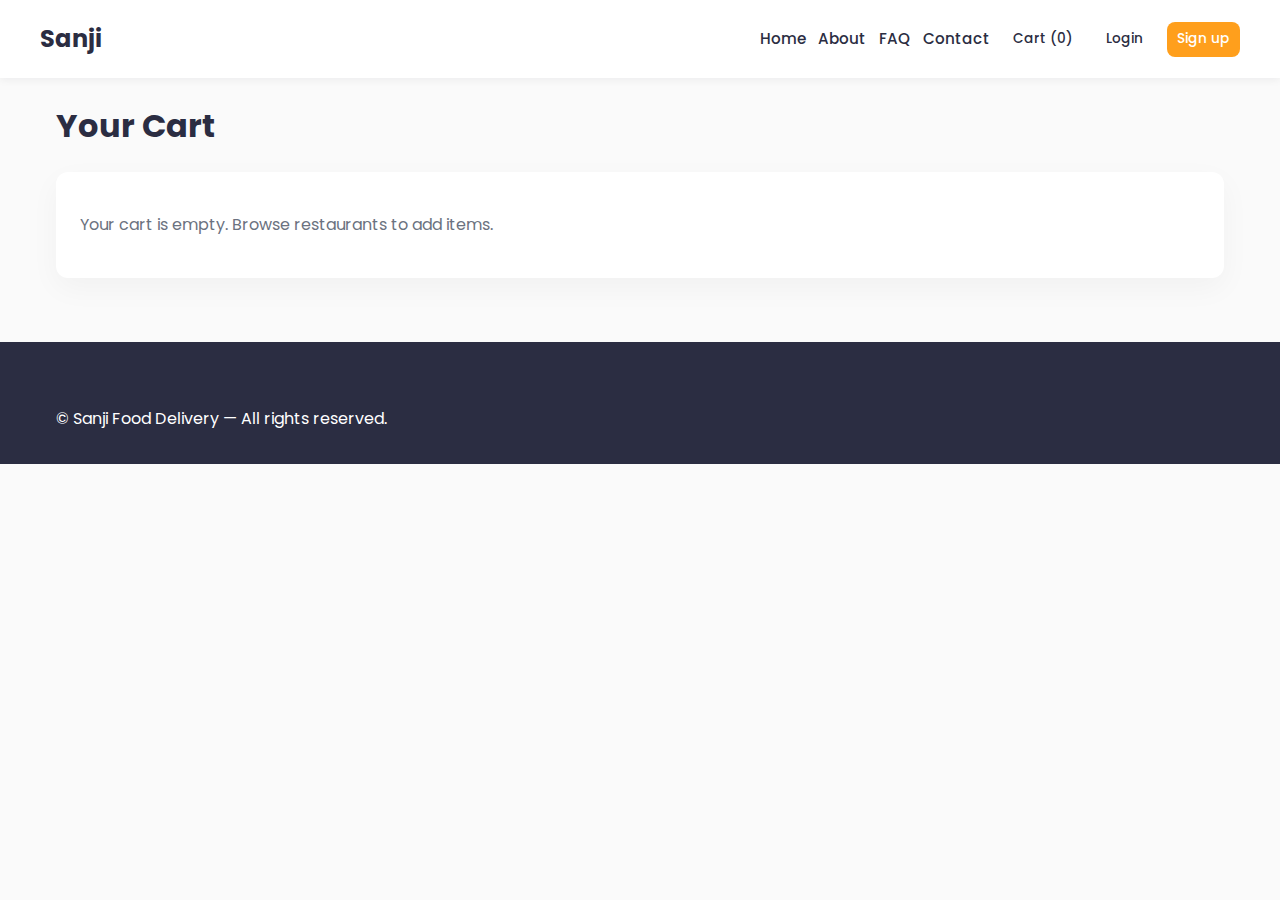
<file: cart.html>
<!doctype html>
<html lang="en">
<head>
  <meta charset="utf-8">
  <meta name="viewport" content="width=device-width, initial-scale=1">
  <title>Cart — Sanji Food Delivery</title>
  <link href="https://fonts.googleapis.com/css2?family=Poppins:wght@300;400;600;700&display=swap" rel="stylesheet">
  <link rel="stylesheet" href="style.css">
  <script src="script.js" defer></script>
</head>
<body>
  <header class="site-header">
    <div class="container header-inner">
      <a class="brand" href="home.html">Sanji</a>
      <nav class="main-nav">
        <a href="home.html">Home</a>
        <a href="about.html">About</a>
        <a href="faq.html">FAQ</a>
        <a href="contact.html">Contact</a>
        <a href="cart.html" class="btn small">Cart (<span id="cartCount">0</span>)</a>
        <a href="login.html" class="btn small">Login</a>
        <a href="signup.html" class="btn small primary">Sign up</a>
      </nav>
    </div>
  </header>

  <main class="container">
    <h1>Your Cart</h1>
    <div id="cartRoot" class="form-card">
      <!-- populated by script.js -->
    </div>
  </main>

  <footer class="site-footer">
    <div class="container footer-inner">
      <p>&copy; <span id="year7"></span> Sanji Food Delivery — All rights reserved.</p>
    </div>
  </footer>

  <script>
    // small inline boot for cart page
    document.addEventListener('DOMContentLoaded', ()=>{
      const root = document.getElementById('cartRoot');
      function render(){
        const cart = window.SanjiCart?.getCart() || [];
        if(!cart.length){ root.innerHTML = '<p class="muted">Your cart is empty. Browse restaurants to add items.</p>'; return }
        const rows = cart.map(i=>`
          <div class="cart-item" data-id="${i.id}">
            <div class="cart-item-info">
              <strong>${i.name}</strong>
              <div class="muted">${i.restaurant}</div>
            </div>
            <div class="cart-item-actions">
              <input type="number" min="0" value="${i.qty}" class="qty-input" data-id="${i.id}">
              <div class="price">${(i.price * i.qty).toFixed(2)}</div>
              <button class="btn remove" data-id="${i.id}">Remove</button>
            </div>
          </div>
        `).join('');

        const total = cart.reduce((s,i)=>s + i.price * i.qty, 0);
        root.innerHTML = rows + `
          <div class="cart-summary">
            <h3>Total: $${total.toFixed(2)}</h3>
            <div><button id="checkoutBtn" class="btn primary">Checkout (demo)</button></div>
          </div>
        `;

        // attach handlers
        root.querySelectorAll('.remove').forEach(b=>b.addEventListener('click', ()=>{ window.SanjiCart.removeFromCart(b.dataset.id); render(); }));
        root.querySelectorAll('.qty-input').forEach(inp=>inp.addEventListener('change', ()=>{ const id=inp.dataset.id; const q = Number(inp.value||0); window.SanjiCart.updateQty(id,q); render(); }));
        document.getElementById('checkoutBtn')?.addEventListener('click', ()=>{ alert('Checkout demo — no payment integrated.'); window.SanjiCart.saveCart([]); render(); });
      }
      render();
    });
  </script>
</body>
</html>
</file>
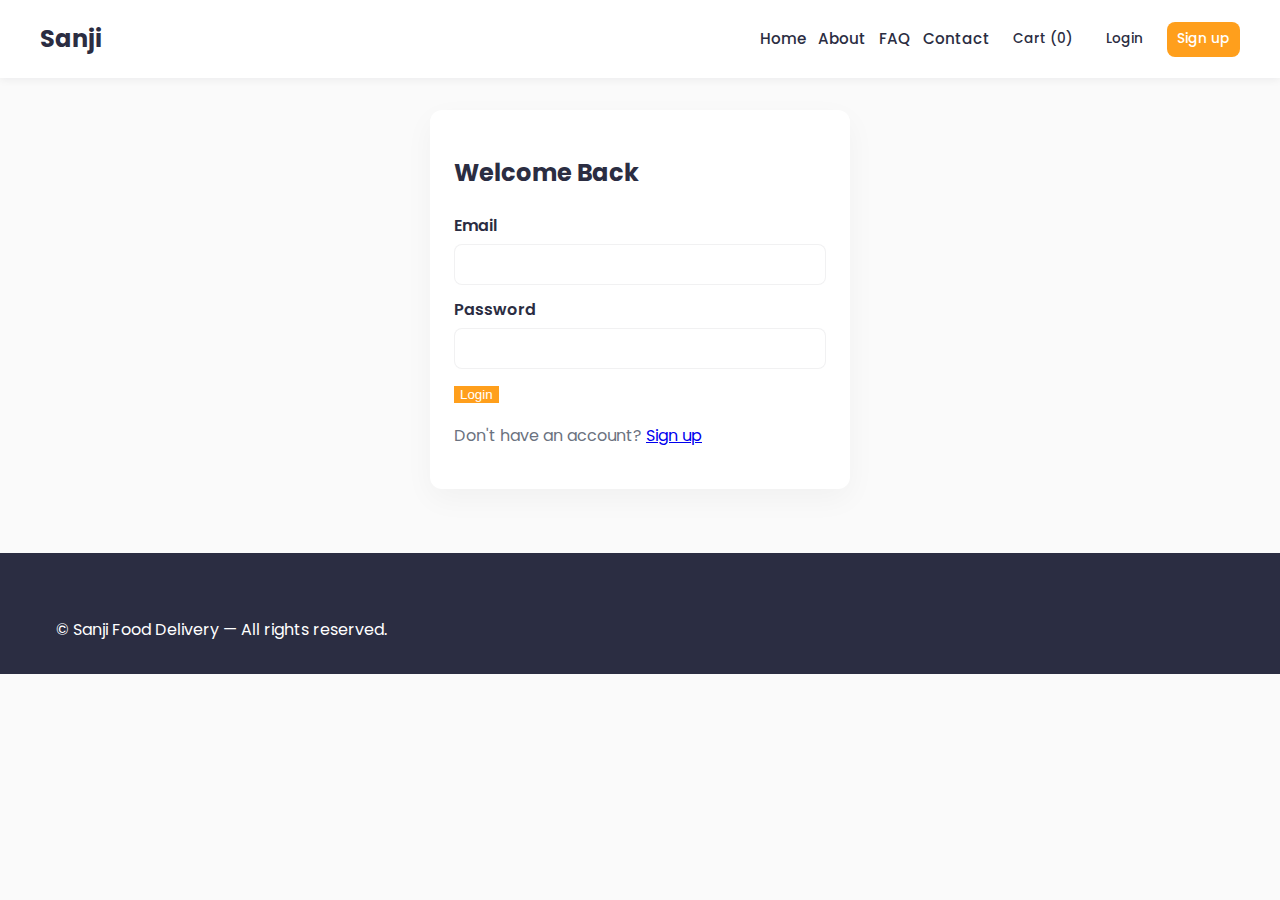
<file: login.html>
<!doctype html>
<html lang="en">
<head>
  <meta charset="utf-8">
  <meta name="viewport" content="width=device-width, initial-scale=1">
  <title>Login — Sanji Food Delivery</title>
  <link href="https://fonts.googleapis.com/css2?family=Poppins:wght@300;400;600;700&display=swap" rel="stylesheet">
  <link rel="stylesheet" href="style.css">
  <script src="script.js" defer></script>
</head>
<body>
  <header class="site-header">
    <div class="container header-inner">
      <a class="brand" href="home.html">Sanji</a>
      <nav class="main-nav">
        <a href="home.html">Home</a>
        <a href="about.html">About</a>
        <a href="faq.html">FAQ</a>
        <a href="contact.html">Contact</a>
        <a href="cart.html" class="btn small">Cart (<span id="cartCount">0</span>)</a>
        <a href="login.html" class="btn small">Login</a>
        <a href="signup.html" class="btn small primary">Sign up</a>
      </nav>
    </div>
  </header>

  <main class="container auth-page">
    <div class="form-card centered">
      <h2>Welcome Back</h2>
      <form id="loginForm" novalidate>
        <div class="form-row">
          <label for="loginEmail">Email</label>
          <input id="loginEmail" type="email" required>
        </div>
        <div class="form-row">
          <label for="loginPassword">Password</label>
          <input id="loginPassword" type="password" required minlength="6">
        </div>
        <div class="form-row">
          <button class="btn primary" type="submit">Login</button>
        </div>
        <p class="form-feedback" id="loginFeedback" aria-live="polite"></p>
      </form>
      <p class="muted">Don't have an account? <a href="signup.html">Sign up</a></p>
    </div>
  </main>

  <footer class="site-footer">
    <div class="container footer-inner">
      <p>&copy; <span id="year5"></span> Sanji Food Delivery — All rights reserved.</p>
    </div>
  </footer>
</body>
</html>
</file>
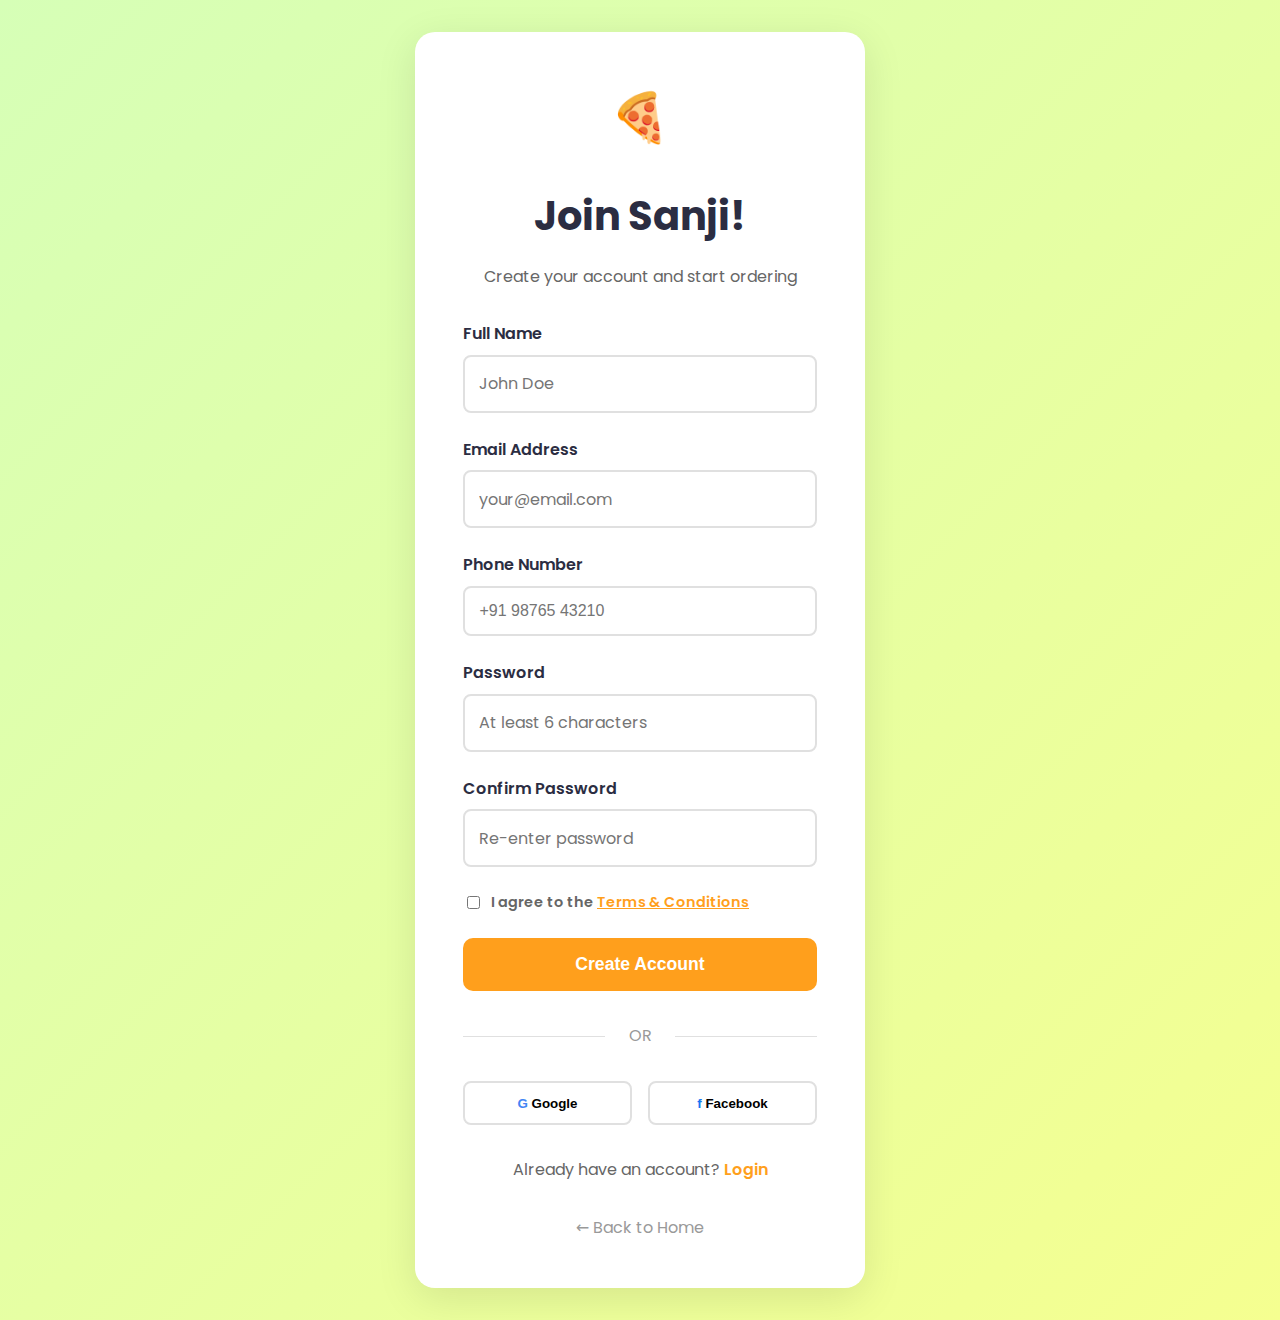
<file: signup.html>
<!doctype html>
<html lang="en">
<head>
  <meta charset="utf-8">
  <meta name="viewport" content="width=device-width, initial-scale=1">
  <title>Sign Up - Sanji Food Delivery</title>
  <link href="https://fonts.googleapis.com/css2?family=Poppins:wght@300;400;500;600;700;800&display=swap" rel="stylesheet">
  <link rel="stylesheet" href="style.css">
  <script src="script.js" defer></script>
  <style>
    .auth-container{min-height:100vh;display:flex;align-items:center;justify-content:center;background:linear-gradient(135deg,#D6FFB7,#F5FF90);padding:2rem}
    .auth-box{background:white;border-radius:20px;box-shadow:0 10px 40px rgba(0,0,0,0.1);max-width:450px;width:100%;padding:3rem}
    .auth-header{text-align:center;margin-bottom:2rem}
    .auth-header h1{font-size:2.5rem;color:#2b2d42;margin-bottom:0.5rem}
    .auth-header p{color:#666}
    .form-group{margin-bottom:1.5rem}
    .form-group label{display:block;font-weight:600;margin-bottom:0.5rem;color:#2b2d42}
    .form-group input{width:100%;padding:0.9rem;border:2px solid #e0e0e0;border-radius:8px;font-size:1rem;transition:border 0.3s;box-sizing:border-box}
    .form-group input:focus{outline:none;border-color:#FF9F1C}
    .btn-auth{width:100%;background:#FF9F1C;color:white;padding:1rem;border:none;border-radius:10px;font-weight:700;font-size:1.1rem;cursor:pointer;transition:all 0.3s}
    .btn-auth:hover{background:#FFC15E;transform:translateY(-2px);box-shadow:0 6px 20px rgba(255,159,28,0.3)}
    .divider{text-align:center;margin:2rem 0;color:#999;position:relative}
    .divider::before,.divider::after{content:'';position:absolute;top:50%;width:40%;height:1px;background:#e0e0e0}
    .divider::before{left:0}
    .divider::after{right:0}
    .social-login{display:flex;gap:1rem;margin-bottom:2rem}
    .social-btn{flex:1;padding:0.8rem;border:2px solid #e0e0e0;background:white;border-radius:8px;cursor:pointer;font-weight:600;transition:all 0.3s}
    .social-btn:hover{border-color:#FF9F1C;background:#fff8f0}
    .auth-footer{text-align:center;margin-top:2rem;color:#666}
    .auth-footer a{color:#FF9F1C;text-decoration:none;font-weight:600}
    .terms{font-size:0.9rem;color:#999;margin-top:1rem;text-align:center}
  </style>
</head>
<body>
  <div class="auth-container">
    <div class="auth-box">
      <div class="auth-header">
        <div style="font-size:3rem;margin-bottom:1rem">🍕</div>
        <h1>Join Sanji!</h1>
        <p>Create your account and start ordering</p>
      </div>

      <form id="signupForm" novalidate>
        <div class="form-group">
          <label for="signupName">Full Name</label>
          <input id="signupName" type="text" placeholder="John Doe" required>
        </div>
        <div class="form-group">
          <label for="signupEmail">Email Address</label>
          <input id="signupEmail" type="email" placeholder="your@email.com" required>
        </div>
        <div class="form-group">
          <label for="signupPhone">Phone Number</label>
          <input id="signupPhone" type="tel" placeholder="+91 98765 43210" required>
        </div>
        <div class="form-group">
          <label for="signupPassword">Password</label>
          <input id="signupPassword" type="password" placeholder="At least 6 characters" required>
        </div>
        <div class="form-group">
          <label for="signupConfirmPassword">Confirm Password</label>
          <input id="signupConfirmPassword" type="password" placeholder="Re-enter password" required>
        </div>
        <div style="margin-bottom:1.5rem">
          <label style="display:flex;align-items:center;gap:0.5rem;cursor:pointer">
            <input type="checkbox" id="agreeTerms" required style="width:auto">
            <span style="color:#666;font-size:0.9rem">I agree to the <a href="#" style="color:#FF9F1C">Terms & Conditions</a></span>
          </label>
        </div>
        <button type="submit" class="btn-auth">Create Account</button>
        <p id="signupFeedback" style="margin-top:1rem;text-align:center;font-weight:600"></p>
      </form>

      <div class="divider">OR</div>

      <div class="social-login">
        <button class="social-btn">
          <span style="color:#4285F4">G</span> Google
        </button>
        <button class="social-btn">
          <span style="color:#1877F2">f</span> Facebook
        </button>
      </div>

      <div class="auth-footer">
        Already have an account? <a href="login.html">Login</a>
      </div>

      <div style="text-align:center;margin-top:2rem">
        <a href="index.html" style="color:#999;text-decoration:none">← Back to Home</a>
      </div>
    </div>
  </div>

  <script>
    document.getElementById('signupForm').addEventListener('submit', function(e) {
      e.preventDefault();
      const feedback = document.getElementById('signupFeedback');
      const name = document.getElementById('signupName').value.trim();
      const email = document.getElementById('signupEmail').value.trim();
      const phone = document.getElementById('signupPhone').value.trim();
      const password = document.getElementById('signupPassword').value;
      const confirmPassword = document.getElementById('signupConfirmPassword').value;
      const agreeTerms = document.getElementById('agreeTerms').checked;

      if (!name || !email || !phone || !password || !confirmPassword) {
        feedback.style.color = 'crimson';
        feedback.textContent = 'Please fill in all fields.';
        return;
      }

      if (!email.includes('@')) {
        feedback.style.color = 'crimson';
        feedback.textContent = 'Please enter a valid email address.';
        return;
      }

      if (password.length < 6) {
        feedback.style.color = 'crimson';
        feedback.textContent = 'Password must be at least 6 characters.';
        return;
      }

      if (password !== confirmPassword) {
        feedback.style.color = 'crimson';
        feedback.textContent = 'Passwords do not match.';
        return;
      }

      if (!agreeTerms) {
        feedback.style.color = 'crimson';
        feedback.textContent = 'Please agree to the Terms & Conditions.';
        return;
      }

      feedback.style.color = 'green';
      feedback.textContent = '✓ Account created successfully! Redirecting to login...';
      setTimeout(() => {
        window.location.href = 'login.html';
      }, 1500);
    });
  </script>
</body>
</html>
</file>
<file: digalu-seo-digital-marketing-agency-2024-04-28-23-49-50-utc/Digalu v1.0.1/documentation/style.css>
/* ----------------------------------


Template Name: Essay - Personal Portfolio Documentation
Author: validtheme
Version: 1.0

-------------------------------------


/*
** General Styles for HTML tags
*/

@import url("https://fonts.googleapis.com/css2?family=Yantramanav:wght@100;300;400;500;700;900&display=swap");

 * {
     padding: 0;
     margin: 0;
}
 html {
     width: 100%;
     height: 100%;
     position: relative;
     overflow: visible;
}
 body {
     font-family: 'Yantramanav', sans-serif;
     font-weight: 400;
     line-height: 30px;
     overflow-x: hidden;
     background-color: #f3f6f8;
     font-size: 16px;
}
 html, body, .wrapper {
     height: 100%;
}
 h1, h2, h3, h4, h5, h6 {
     color: #333333;
     font-weight: normal;
     line-height: 1.2;
     font-family: 'Yantramanav', sans-serif;
     letter-spacing: 0;
     margin: 0;
}
 h1 {
     margin-bottom: 20px;
}
 h2,h3,h4 {
     margin-bottom: 15px;
}
 h5,h5 {
     margin-bottom: 10px;
}
 img {
     border: none;
     outline: none;
     max-width: 100%;
}
 label {
     display: inline-block;
     font-weight: normal;
     margin-bottom: 5px;
     max-width: 100%;
}
 a, .btn {
     transition: all 0.35s ease-in-out;
     -webkit-transition: all 0.35s ease-in-out;
     -moz-transition: all 0.35s ease-in-out;
     -ms-transition: all 0.35s ease-in-out;
     -o-transition: all 0.35s ease-in-out;
}
 a img, iframe {
     border: none;
}
 p {
     color: #333333;
     line-height: 30px;
     margin: 0 0 15px;
     text-transform: none;
     font-weight: 400;
     font-size: 16px;
}
 hr {
     margin-top: 0;
     margin-bottom: 0;
     border: 0;
     border-top: 1px solid #eee;
}
 pre {
     display: block;
     margin: 0 0 30px;
     padding: 9.5px;
     word-wrap: break-word;
     word-break: break-all;
     color: #333;
     border: 1px solid #ededed;
     border-radius: inherit;
     background-color: #f9f9f9;
     font-size: 13px;
     line-height: 1.42857143;
}
 input:focus, 
 textarea:focus, 
 select:focus {
     outline: none;
     box-shadow: inherit;
}
 ul {
     margin: 0;
     list-style-type: none;
}
 a, 
 a:active, a:focus, a:hover {
     outline: none;
     text-decoration: none;
     color: #0073ad;
}
 a:hover {
     color: #0073ad;
}
 a {
     transition: all 0.35s ease-in-out;
     -webkit-transition: all 0.35s ease-in-out;
     -moz-transition: all 0.35s ease-in-out;
     -ms-transition: all 0.35s ease-in-out;
     -o-transition: all 0.35s ease-in-out;
     text-decoration: none;
     font-family: 'Yantramanav', sans-serif;
}
 b, strong {
     font-weight: 900;
}
 .btn.active, 
 .btn:active {
     background-image: inherit !important;
}
 .btn.focus, 
 .btn:active:focus, 
 .btn:active:hover, 
 .btn:focus, 
 .btn:hover {
     outline: 0;
}
 .btn.active, 
 .btn:active {
     outline: 0;
     -webkit-box-shadow: inherit;
     box-shadow: inherit;
}
 input {
     border: 1px solid #e7e7e7;
     border-radius: inherit;
     box-shadow: inherit;
     min-height: 50px;
}


.default-padding {
    padding-top: 100px;
    padding-bottom: 100px;
}
.bg-gray {
  background-color: #f3f6f8;
}

.item {
    background: #ffffff none repeat scroll 0 0;
    padding: 50px;
}
.heading h1 {
    font-size: 60px;
    font-weight: 900;
    margin-bottom: 10px;
    text-transform: capitalize;
    
}
.heading h4 {
    font-weight: 600;
}
.heading {
    border-bottom: 1px solid #e7e7e7;
    margin-bottom: 30px;
    padding-bottom: 20px;
}
nav.bootsnav.navbar-sidebar ul.nav > li.active > a {
    color: #0073ad;
}
nav.bootsnav.navbar-sidebar ul.nav > li.red > a {
    color: red !important;
}
.navbar-brand img {
  margin-bottom: 0;
}
nav.bootsnav.navbar-sidebar ul.nav > li > a {
  padding: 15px 0;
}
nav.bootsnav.navbar-sidebar ul.nav > li > a i {
  margin-left: 5px;
}
.default-padding-bottom {
    padding-bottom: 100px;
}
pre.line-numbers, pre.line-numbers > code {
  position: relative;
  color: #009900 !important;
}
.token.boolean, .token.constant, .token.deleted, .token.number, .token.property, .token.symbol, .token.tag {
  color: #905;
}
.token.attr-name, .token.builtin, .token.char, .token.inserted, .token.selector, .token.string {
  color: #690;
}
.token.attr-name, .token.builtin, .token.char, .token.inserted, .token.selector, .token.string {
  color: #690;
}
.token.cdata, .token.comment, .token.doctype, .token.prolog {
  color: #708090;
}
pre[class*="language-"][data-language]::before {
  background-color: #cfcfcf;
  border-radius: 0 0 0 5px;
  color: #000;
  content: attr(data-language);
  display: inline-block;
  font-size: 0.9em;
  padding: 0 0.5em;
  position: absolute;
  right: 0;
  text-shadow: none;
  top: 0;
}
pre[class*="language-"][data-language]::before {
  display: none;
}
.clipboard-copy {
  background-color: #fff;
  border-radius: 2px;
  box-shadow: 0 1px 3px rgba(0, 0, 0, 0.12), 0 1px 2px rgba(0, 0, 0, 0.24);
  cursor: pointer;
  font-weight: 600;
  letter-spacing: 1px;
  opacity: 0.6;
  padding: 4px 8px;
  position: absolute;
  right: 10px;
  text-transform: uppercase;
  top: 10px;
  transition: opacity 0.2s ease-in-out 0s;
  z-index: 4;
}
.file-tree {
  background-color: #fafafa;
  border: 1px solid #e7e7e7;
  margin: 24px 0;
  padding: 20px 10px 10px;
}
.file-tree ul {
  list-style: outside none none;
  padding-left: 25px;
}
.file-tree li {
  line-height: 24px;
  padding: 4px 0;
}
.file-tree i {
    color: #b4b7b8;
    cursor: default;
    display: block;
    font-size: 12px;
    font-style: normal;
    line-height: 20px;
    margin-left: 24px;
    transition: color 0.4s ease 0s;
}
.file-tree li:hover > i {
    color: #697376;
}
.file-tree .is-folder > span {
    cursor: pointer;
    display: inline-block;
    font-family: Montserrat,sans-serif;
    font-size: 15px;
    font-weight: 500;
    min-width: 120px;
}
.file-tree .is-folder > span::before {
    color: #8b949e;
    content: "";
    cursor: pointer;
    display: inline-block;
    font-family: "Font Awesome 5 Free";
    margin-right: 8px;
    width: 18px;
}
.file-tree .is-folder.open > span::before {
    content: "";
}
.file-tree .is-folder.open > ul {
    display: block;
}
.file-tree .is-file > span {
    display: inline-block;
    min-width: 120px;
}
.file-tree .is-file > span::before {
    color: #bec7d2;
    content: "\f15b";
    cursor: pointer;
    display: inline-block;
    font-family: "Font Awesome 5 Free";
    margin-right: 8px;
    width: 18px;
}
.item > h4 {
  margin: 20px 0;
}
.item h2 {
  font-size: 20px;
  font-weight: 700;
  margin: 30px 0 30px;
}
img {
  margin-bottom: 30px;
}

#intro .item strong {
  color: #0073ad;
  font-family: "Poppins",sans-serif;
  font-weight: 600;
  letter-spacing: 1px;
  text-transform: capitalize;
}
section ul.with-circle li {
    padding-left: 25px;
    position: relative;
    z-index: 1;
    margin-bottom: 10px;
}
section ul.with-circle li::before {
  content: "";
  font-family: "Font Awesome 5 Free";
  font-weight: 900;
  height: 10px;
  left: 0;
  position: absolute;
  top: 0;
  width: 10px;
  color: #0073ad;
}
section ul.with-circle li span {
  font-weight: 900;
}
section ul.with-circle li i {
  color: #0073ad;
}
.with-circle li strong {
  margin-top: 5px;
}
section img {
  border: 1px solid #e7e7e7;
  padding: 10px;
}

.navbar-brand>img {
    display: initial;
}

/* Mobile Layout: 320px. */
@media only screen and (max-width: 767px) {
  .default-padding {
    padding-bottom: 50px;
    padding-top: 50px;
  }
  .default-padding-bottom {
    padding-bottom: 50px;
  }
}
</file>
<file: digalu-seo-digital-marketing-agency-2024-04-28-23-49-50-utc/Digalu v1.0.1/source/assets/css/themify-icons.css>
@font-face {
	font-family: 'themify';
	src:url('../fonts/themify.eot?-fvbane');
	src:url('../fonts/themify.eot?#iefix-fvbane') format('embedded-opentype'),
		url('../fonts/themify.woff?-fvbane') format('woff'),
		url('../fonts/themify.ttf?-fvbane') format('truetype'),
		url('../fonts/themify.svg?-fvbane#themify') format('svg');
	font-weight: normal;
	font-style: normal;
}

[class^="ti-"], [class*=" ti-"] {
	font-family: 'themify';
	speak: none;
	font-style: normal;
	font-weight: normal;
	font-variant: normal;
	text-transform: none;
	line-height: 1;

	/* Better Font Rendering =========== */
	-webkit-font-smoothing: antialiased;
	-moz-osx-font-smoothing: grayscale;
}

.ti-wand:before {
	content: "\e600";
}
.ti-volume:before {
	content: "\e601";
}
.ti-user:before {
	content: "\e602";
}
.ti-unlock:before {
	content: "\e603";
}
.ti-unlink:before {
	content: "\e604";
}
.ti-trash:before {
	content: "\e605";
}
.ti-thought:before {
	content: "\e606";
}
.ti-target:before {
	content: "\e607";
}
.ti-tag:before {
	content: "\e608";
}
.ti-tablet:before {
	content: "\e609";
}
.ti-star:before {
	content: "\e60a";
}
.ti-spray:before {
	content: "\e60b";
}
.ti-signal:before {
	content: "\e60c";
}
.ti-shopping-cart:before {
	content: "\e60d";
}
.ti-shopping-cart-full:before {
	content: "\e60e";
}
.ti-settings:before {
	content: "\e60f";
}
.ti-search:before {
	content: "\e610";
}
.ti-zoom-in:before {
	content: "\e611";
}
.ti-zoom-out:before {
	content: "\e612";
}
.ti-cut:before {
	content: "\e613";
}
.ti-ruler:before {
	content: "\e614";
}
.ti-ruler-pencil:before {
	content: "\e615";
}
.ti-ruler-alt:before {
	content: "\e616";
}
.ti-bookmark:before {
	content: "\e617";
}
.ti-bookmark-alt:before {
	content: "\e618";
}
.ti-reload:before {
	content: "\e619";
}
.ti-plus:before {
	content: "\e61a";
}
.ti-pin:before {
	content: "\e61b";
}
.ti-pencil:before {
	content: "\e61c";
}
.ti-pencil-alt:before {
	content: "\e61d";
}
.ti-paint-roller:before {
	content: "\e61e";
}
.ti-paint-bucket:before {
	content: "\e61f";
}
.ti-na:before {
	content: "\e620";
}
.ti-mobile:before {
	content: "\e621";
}
.ti-minus:before {
	content: "\e622";
}
.ti-medall:before {
	content: "\e623";
}
.ti-medall-alt:before {
	content: "\e624";
}
.ti-marker:before {
	content: "\e625";
}
.ti-marker-alt:before {
	content: "\e626";
}
.ti-arrow-up:before {
	content: "\e627";
}
.ti-arrow-right:before {
	content: "\e628";
}
.ti-arrow-left:before {
	content: "\e629";
}
.ti-arrow-down:before {
	content: "\e62a";
}
.ti-lock:before {
	content: "\e62b";
}
.ti-location-arrow:before {
	content: "\e62c";
}
.ti-link:before {
	content: "\e62d";
}
.ti-layout:before {
	content: "\e62e";
}
.ti-layers:before {
	content: "\e62f";
}
.ti-layers-alt:before {
	content: "\e630";
}
.ti-key:before {
	content: "\e631";
}
.ti-import:before {
	content: "\e632";
}
.ti-image:before {
	content: "\e633";
}
.ti-heart:before {
	content: "\e634";
}
.ti-heart-broken:before {
	content: "\e635";
}
.ti-hand-stop:before {
	content: "\e636";
}
.ti-hand-open:before {
	content: "\e637";
}
.ti-hand-drag:before {
	content: "\e638";
}
.ti-folder:before {
	content: "\e639";
}
.ti-flag:before {
	content: "\e63a";
}
.ti-flag-alt:before {
	content: "\e63b";
}
.ti-flag-alt-2:before {
	content: "\e63c";
}
.ti-eye:before {
	content: "\e63d";
}
.ti-export:before {
	content: "\e63e";
}
.ti-exchange-vertical:before {
	content: "\e63f";
}
.ti-desktop:before {
	content: "\e640";
}
.ti-cup:before {
	content: "\e641";
}
.ti-crown:before {
	content: "\e642";
}
.ti-comments:before {
	content: "\e643";
}
.ti-comment:before {
	content: "\e644";
}
.ti-comment-alt:before {
	content: "\e645";
}
.ti-close:before {
	content: "\e646";
}
.ti-clip:before {
	content: "\e647";
}
.ti-angle-up:before {
	content: "\e648";
}
.ti-angle-right:before {
	content: "\e649";
}
.ti-angle-left:before {
	content: "\e64a";
}
.ti-angle-down:before {
	content: "\e64b";
}
.ti-check:before {
	content: "\e64c";
}
.ti-check-box:before {
	content: "\e64d";
}
.ti-camera:before {
	content: "\e64e";
}
.ti-announcement:before {
	content: "\e64f";
}
.ti-brush:before {
	content: "\e650";
}
.ti-briefcase:before {
	content: "\e651";
}
.ti-bolt:before {
	content: "\e652";
}
.ti-bolt-alt:before {
	content: "\e653";
}
.ti-blackboard:before {
	content: "\e654";
}
.ti-bag:before {
	content: "\e655";
}
.ti-move:before {
	content: "\e656";
}
.ti-arrows-vertical:before {
	content: "\e657";
}
.ti-arrows-horizontal:before {
	content: "\e658";
}
.ti-fullscreen:before {
	content: "\e659";
}
.ti-arrow-top-right:before {
	content: "\e65a";
}
.ti-arrow-top-left:before {
	content: "\e65b";
}
.ti-arrow-circle-up:before {
	content: "\e65c";
}
.ti-arrow-circle-right:before {
	content: "\e65d";
}
.ti-arrow-circle-left:before {
	content: "\e65e";
}
.ti-arrow-circle-down:before {
	content: "\e65f";
}
.ti-angle-double-up:before {
	content: "\e660";
}
.ti-angle-double-right:before {
	content: "\e661";
}
.ti-angle-double-left:before {
	content: "\e662";
}
.ti-angle-double-down:before {
	content: "\e663";
}
.ti-zip:before {
	content: "\e664";
}
.ti-world:before {
	content: "\e665";
}
.ti-wheelchair:before {
	content: "\e666";
}
.ti-view-list:before {
	content: "\e667";
}
.ti-view-list-alt:before {
	content: "\e668";
}
.ti-view-grid:before {
	content: "\e669";
}
.ti-uppercase:before {
	content: "\e66a";
}
.ti-upload:before {
	content: "\e66b";
}
.ti-underline:before {
	content: "\e66c";
}
.ti-truck:before {
	content: "\e66d";
}
.ti-timer:before {
	content: "\e66e";
}
.ti-ticket:before {
	content: "\e66f";
}
.ti-thumb-up:before {
	content: "\e670";
}
.ti-thumb-down:before {
	content: "\e671";
}
.ti-text:before {
	content: "\e672";
}
.ti-stats-up:before {
	content: "\e673";
}
.ti-stats-down:before {
	content: "\e674";
}
.ti-split-v:before {
	content: "\e675";
}
.ti-split-h:before {
	content: "\e676";
}
.ti-smallcap:before {
	content: "\e677";
}
.ti-shine:before {
	content: "\e678";
}
.ti-shift-right:before {
	content: "\e679";
}
.ti-shift-left:before {
	content: "\e67a";
}
.ti-shield:before {
	content: "\e67b";
}
.ti-notepad:before {
	content: "\e67c";
}
.ti-server:before {
	content: "\e67d";
}
.ti-quote-right:before {
	content: "\e67e";
}
.ti-quote-left:before {
	content: "\e67f";
}
.ti-pulse:before {
	content: "\e680";
}
.ti-printer:before {
	content: "\e681";
}
.ti-power-off:before {
	content: "\e682";
}
.ti-plug:before {
	content: "\e683";
}
.ti-pie-chart:before {
	content: "\e684";
}
.ti-paragraph:before {
	content: "\e685";
}
.ti-panel:before {
	content: "\e686";
}
.ti-package:before {
	content: "\e687";
}
.ti-music:before {
	content: "\e688";
}
.ti-music-alt:before {
	content: "\e689";
}
.ti-mouse:before {
	content: "\e68a";
}
.ti-mouse-alt:before {
	content: "\e68b";
}
.ti-money:before {
	content: "\e68c";
}
.ti-microphone:before {
	content: "\e68d";
}
.ti-menu:before {
	content: "\e68e";
}
.ti-menu-alt:before {
	content: "\e68f";
}
.ti-map:before {
	content: "\e690";
}
.ti-map-alt:before {
	content: "\e691";
}
.ti-loop:before {
	content: "\e692";
}
.ti-location-pin:before {
	content: "\e693";
}
.ti-list:before {
	content: "\e694";
}
.ti-light-bulb:before {
	content: "\e695";
}
.ti-Italic:before {
	content: "\e696";
}
.ti-info:before {
	content: "\e697";
}
.ti-infinite:before {
	content: "\e698";
}
.ti-id-badge:before {
	content: "\e699";
}
.ti-hummer:before {
	content: "\e69a";
}
.ti-home:before {
	content: "\e69b";
}
.ti-help:before {
	content: "\e69c";
}
.ti-headphone:before {
	content: "\e69d";
}
.ti-harddrives:before {
	content: "\e69e";
}
.ti-harddrive:before {
	content: "\e69f";
}
.ti-gift:before {
	content: "\e6a0";
}
.ti-game:before {
	content: "\e6a1";
}
.ti-filter:before {
	content: "\e6a2";
}
.ti-files:before {
	content: "\e6a3";
}
.ti-file:before {
	content: "\e6a4";
}
.ti-eraser:before {
	content: "\e6a5";
}
.ti-envelope:before {
	content: "\e6a6";
}
.ti-download:before {
	content: "\e6a7";
}
.ti-direction:before {
	content: "\e6a8";
}
.ti-direction-alt:before {
	content: "\e6a9";
}
.ti-dashboard:before {
	content: "\e6aa";
}
.ti-control-stop:before {
	content: "\e6ab";
}
.ti-control-shuffle:before {
	content: "\e6ac";
}
.ti-control-play:before {
	content: "\e6ad";
}
.ti-control-pause:before {
	content: "\e6ae";
}
.ti-control-forward:before {
	content: "\e6af";
}
.ti-control-backward:before {
	content: "\e6b0";
}
.ti-cloud:before {
	content: "\e6b1";
}
.ti-cloud-up:before {
	content: "\e6b2";
}
.ti-cloud-down:before {
	content: "\e6b3";
}
.ti-clipboard:before {
	content: "\e6b4";
}
.ti-car:before {
	content: "\e6b5";
}
.ti-calendar:before {
	content: "\e6b6";
}
.ti-book:before {
	content: "\e6b7";
}
.ti-bell:before {
	content: "\e6b8";
}
.ti-basketball:before {
	content: "\e6b9";
}
.ti-bar-chart:before {
	content: "\e6ba";
}
.ti-bar-chart-alt:before {
	content: "\e6bb";
}
.ti-back-right:before {
	content: "\e6bc";
}
.ti-back-left:before {
	content: "\e6bd";
}
.ti-arrows-corner:before {
	content: "\e6be";
}
.ti-archive:before {
	content: "\e6bf";
}
.ti-anchor:before {
	content: "\e6c0";
}
.ti-align-right:before {
	content: "\e6c1";
}
.ti-align-left:before {
	content: "\e6c2";
}
.ti-align-justify:before {
	content: "\e6c3";
}
.ti-align-center:before {
	content: "\e6c4";
}
.ti-alert:before {
	content: "\e6c5";
}
.ti-alarm-clock:before {
	content: "\e6c6";
}
.ti-agenda:before {
	content: "\e6c7";
}
.ti-write:before {
	content: "\e6c8";
}
.ti-window:before {
	content: "\e6c9";
}
.ti-widgetized:before {
	content: "\e6ca";
}
.ti-widget:before {
	content: "\e6cb";
}
.ti-widget-alt:before {
	content: "\e6cc";
}
.ti-wallet:before {
	content: "\e6cd";
}
.ti-video-clapper:before {
	content: "\e6ce";
}
.ti-video-camera:before {
	content: "\e6cf";
}
.ti-vector:before {
	content: "\e6d0";
}
.ti-themify-logo:before {
	content: "\e6d1";
}
.ti-themify-favicon:before {
	content: "\e6d2";
}
.ti-themify-favicon-alt:before {
	content: "\e6d3";
}
.ti-support:before {
	content: "\e6d4";
}
.ti-stamp:before {
	content: "\e6d5";
}
.ti-split-v-alt:before {
	content: "\e6d6";
}
.ti-slice:before {
	content: "\e6d7";
}
.ti-shortcode:before {
	content: "\e6d8";
}
.ti-shift-right-alt:before {
	content: "\e6d9";
}
.ti-shift-left-alt:before {
	content: "\e6da";
}
.ti-ruler-alt-2:before {
	content: "\e6db";
}
.ti-receipt:before {
	content: "\e6dc";
}
.ti-pin2:before {
	content: "\e6dd";
}
.ti-pin-alt:before {
	content: "\e6de";
}
.ti-pencil-alt2:before {
	content: "\e6df";
}
.ti-palette:before {
	content: "\e6e0";
}
.ti-more:before {
	content: "\e6e1";
}
.ti-more-alt:before {
	content: "\e6e2";
}
.ti-microphone-alt:before {
	content: "\e6e3";
}
.ti-magnet:before {
	content: "\e6e4";
}
.ti-line-double:before {
	content: "\e6e5";
}
.ti-line-dotted:before {
	content: "\e6e6";
}
.ti-line-dashed:before {
	content: "\e6e7";
}
.ti-layout-width-full:before {
	content: "\e6e8";
}
.ti-layout-width-default:before {
	content: "\e6e9";
}
.ti-layout-width-default-alt:before {
	content: "\e6ea";
}
.ti-layout-tab:before {
	content: "\e6eb";
}
.ti-layout-tab-window:before {
	content: "\e6ec";
}
.ti-layout-tab-v:before {
	content: "\e6ed";
}
.ti-layout-tab-min:before {
	content: "\e6ee";
}
.ti-layout-slider:before {
	content: "\e6ef";
}
.ti-layout-slider-alt:before {
	content: "\e6f0";
}
.ti-layout-sidebar-right:before {
	content: "\e6f1";
}
.ti-layout-sidebar-none:before {
	content: "\e6f2";
}
.ti-layout-sidebar-left:before {
	content: "\e6f3";
}
.ti-layout-placeholder:before {
	content: "\e6f4";
}
.ti-layout-menu:before {
	content: "\e6f5";
}
.ti-layout-menu-v:before {
	content: "\e6f6";
}
.ti-layout-menu-separated:before {
	content: "\e6f7";
}
.ti-layout-menu-full:before {
	content: "\e6f8";
}
.ti-layout-media-right-alt:before {
	content: "\e6f9";
}
.ti-layout-media-right:before {
	content: "\e6fa";
}
.ti-layout-media-overlay:before {
	content: "\e6fb";
}
.ti-layout-media-overlay-alt:before {
	content: "\e6fc";
}
.ti-layout-media-overlay-alt-2:before {
	content: "\e6fd";
}
.ti-layout-media-left-alt:before {
	content: "\e6fe";
}
.ti-layout-media-left:before {
	content: "\e6ff";
}
.ti-layout-media-center-alt:before {
	content: "\e700";
}
.ti-layout-media-center:before {
	content: "\e701";
}
.ti-layout-list-thumb:before {
	content: "\e702";
}
.ti-layout-list-thumb-alt:before {
	content: "\e703";
}
.ti-layout-list-post:before {
	content: "\e704";
}
.ti-layout-list-large-image:before {
	content: "\e705";
}
.ti-layout-line-solid:before {
	content: "\e706";
}
.ti-layout-grid4:before {
	content: "\e707";
}
.ti-layout-grid3:before {
	content: "\e708";
}
.ti-layout-grid2:before {
	content: "\e709";
}
.ti-layout-grid2-thumb:before {
	content: "\e70a";
}
.ti-layout-cta-right:before {
	content: "\e70b";
}
.ti-layout-cta-left:before {
	content: "\e70c";
}
.ti-layout-cta-center:before {
	content: "\e70d";
}
.ti-layout-cta-btn-right:before {
	content: "\e70e";
}
.ti-layout-cta-btn-left:before {
	content: "\e70f";
}
.ti-layout-column4:before {
	content: "\e710";
}
.ti-layout-column3:before {
	content: "\e711";
}
.ti-layout-column2:before {
	content: "\e712";
}
.ti-layout-accordion-separated:before {
	content: "\e713";
}
.ti-layout-accordion-merged:before {
	content: "\e714";
}
.ti-layout-accordion-list:before {
	content: "\e715";
}
.ti-ink-pen:before {
	content: "\e716";
}
.ti-info-alt:before {
	content: "\e717";
}
.ti-help-alt:before {
	content: "\e718";
}
.ti-headphone-alt:before {
	content: "\e719";
}
.ti-hand-point-up:before {
	content: "\e71a";
}
.ti-hand-point-right:before {
	content: "\e71b";
}
.ti-hand-point-left:before {
	content: "\e71c";
}
.ti-hand-point-down:before {
	content: "\e71d";
}
.ti-gallery:before {
	content: "\e71e";
}
.ti-face-smile:before {
	content: "\e71f";
}
.ti-face-sad:before {
	content: "\e720";
}
.ti-credit-card:before {
	content: "\e721";
}
.ti-control-skip-forward:before {
	content: "\e722";
}
.ti-control-skip-backward:before {
	content: "\e723";
}
.ti-control-record:before {
	content: "\e724";
}
.ti-control-eject:before {
	content: "\e725";
}
.ti-comments-smiley:before {
	content: "\e726";
}
.ti-brush-alt:before {
	content: "\e727";
}
.ti-youtube:before {
	content: "\e728";
}
.ti-vimeo:before {
	content: "\e729";
}
.ti-twitter:before {
	content: "\e72a";
}
.ti-time:before {
	content: "\e72b";
}
.ti-tumblr:before {
	content: "\e72c";
}
.ti-skype:before {
	content: "\e72d";
}
.ti-share:before {
	content: "\e72e";
}
.ti-share-alt:before {
	content: "\e72f";
}
.ti-rocket:before {
	content: "\e730";
}
.ti-pinterest:before {
	content: "\e731";
}
.ti-new-window:before {
	content: "\e732";
}
.ti-microsoft:before {
	content: "\e733";
}
.ti-list-ol:before {
	content: "\e734";
}
.ti-linkedin:before {
	content: "\e735";
}
.ti-layout-sidebar-2:before {
	content: "\e736";
}
.ti-layout-grid4-alt:before {
	content: "\e737";
}
.ti-layout-grid3-alt:before {
	content: "\e738";
}
.ti-layout-grid2-alt:before {
	content: "\e739";
}
.ti-layout-column4-alt:before {
	content: "\e73a";
}
.ti-layout-column3-alt:before {
	content: "\e73b";
}
.ti-layout-column2-alt:before {
	content: "\e73c";
}
.ti-instagram:before {
	content: "\e73d";
}
.ti-google:before {
	content: "\e73e";
}
.ti-github:before {
	content: "\e73f";
}
.ti-flickr:before {
	content: "\e740";
}
.ti-facebook:before {
	content: "\e741";
}
.ti-dropbox:before {
	content: "\e742";
}
.ti-dribbble:before {
	content: "\e743";
}
.ti-apple:before {
	content: "\e744";
}
.ti-android:before {
	content: "\e745";
}
.ti-save:before {
	content: "\e746";
}
.ti-save-alt:before {
	content: "\e747";
}
.ti-yahoo:before {
	content: "\e748";
}
.ti-wordpress:before {
	content: "\e749";
}
.ti-vimeo-alt:before {
	content: "\e74a";
}
.ti-twitter-alt:before {
	content: "\e74b";
}
.ti-tumblr-alt:before {
	content: "\e74c";
}
.ti-trello:before {
	content: "\e74d";
}
.ti-stack-overflow:before {
	content: "\e74e";
}
.ti-soundcloud:before {
	content: "\e74f";
}
.ti-sharethis:before {
	content: "\e750";
}
.ti-sharethis-alt:before {
	content: "\e751";
}
.ti-reddit:before {
	content: "\e752";
}
.ti-pinterest-alt:before {
	content: "\e753";
}
.ti-microsoft-alt:before {
	content: "\e754";
}
.ti-linux:before {
	content: "\e755";
}
.ti-jsfiddle:before {
	content: "\e756";
}
.ti-joomla:before {
	content: "\e757";
}
.ti-html5:before {
	content: "\e758";
}
.ti-flickr-alt:before {
	content: "\e759";
}
.ti-email:before {
	content: "\e75a";
}
.ti-drupal:before {
	content: "\e75b";
}
.ti-dropbox-alt:before {
	content: "\e75c";
}
.ti-css3:before {
	content: "\e75d";
}
.ti-rss:before {
	content: "\e75e";
}
.ti-rss-alt:before {
	content: "\e75f";
}
</file>
<file: digalu-seo-digital-marketing-agency-2024-04-28-23-49-50-utc/Digalu v1.0.1/source/assets/css/elegant-icons.css>
@font-face {
	font-family: 'ElegantIcons';
	src:url('../fonts/ElegantIcons.eot');
	src:url('../fonts/ElegantIcons.eot?#iefix') format('embedded-opentype'),
		url('../fonts/ElegantIcons.woff') format('woff'),
		url('../fonts/ElegantIcons.ttf') format('truetype'),
		url('../fonts/ElegantIcons.svg#ElegantIcons') format('svg');
	font-weight: normal;
	font-style: normal;
}

@media screen and (-webkit-min-device-pixel-ratio:0) {
  @font-face {
    font-family: "ElegantIcons";
    src: url("./ElegantIcons.svg#ElegantIcons") format("svg");
  }
}

/* Use the following CSS code if you want to use data attributes for inserting your icons */
[data-icon]:before {
	font-family: 'ElegantIcons';
	content: attr(data-icon);
	speak: none;
	font-weight: normal;
	font-variant: normal;
	text-transform: none;
	line-height: 1;
	-webkit-font-smoothing: antialiased;
	-moz-osx-font-smoothing: grayscale;
}

/* Use the following CSS code if you want to have a class per icon */
/*
Instead of a list of all class selectors,
you can use the generic selector below, but it's slower:
[class*="your-class-prefix"] {
*/

.arrow_up, .arrow_down, .arrow_left, .arrow_right, .arrow_left-up, .arrow_right-up, .arrow_right-down, .arrow_left-down, .arrow-up-down, .arrow_up-down_alt, .arrow_left-right_alt, .arrow_left-right, .arrow_expand_alt2, .arrow_expand_alt, .arrow_condense, .arrow_expand, .arrow_move, .arrow_carrot-up, .arrow_carrot-down, .arrow_carrot-left, .arrow_carrot-right, .arrow_carrot-2up, .arrow_carrot-2down, .arrow_carrot-2left, .arrow_carrot-2right, .arrow_carrot-up_alt2, .arrow_carrot-down_alt2, .arrow_carrot-left_alt2, .arrow_carrot-right_alt2, .arrow_carrot-2up_alt2, .arrow_carrot-2down_alt2, .arrow_carrot-2left_alt2, .arrow_carrot-2right_alt2, .arrow_triangle-up, .arrow_triangle-down, .arrow_triangle-left, .arrow_triangle-right, .arrow_triangle-up_alt2, .arrow_triangle-down_alt2, .arrow_triangle-left_alt2, .arrow_triangle-right_alt2, .arrow_back, .icon_minus-06, .icon_plus, .icon_close, .icon_check, .icon_minus_alt2, .icon_plus_alt2, .icon_close_alt2, .icon_check_alt2, .icon_zoom-out_alt, .icon_zoom-in_alt, .icon_search, .icon_box-empty, .icon_box-selected, .icon_minus-box, .icon_plus-box, .icon_box-checked, .icon_circle-empty, .icon_circle-slelected, .icon_stop_alt2, .icon_stop, .icon_pause_alt2, .icon_pause, .icon_menu, .icon_menu-square_alt2, .icon_menu-circle_alt2, .icon_ul, .icon_ol, .icon_adjust-horiz, .icon_adjust-vert, .icon_document_alt, .icon_documents_alt, .icon_pencil, .icon_pencil-edit_alt, .icon_pencil-edit, .icon_folder-alt, .icon_folder-open_alt, .icon_folder-add_alt, .icon_info_alt, .icon_error-oct_alt, .icon_error-circle_alt, .icon_error-triangle_alt, .icon_question_alt2, .icon_question, .icon_comment_alt, .icon_chat_alt, .icon_vol-mute_alt, .icon_volume-low_alt, .icon_volume-high_alt, .icon_quotations, .icon_quotations_alt2, .icon_clock_alt, .icon_lock_alt, .icon_lock-open_alt, .icon_key_alt, .icon_cloud_alt, .icon_cloud-upload_alt, .icon_cloud-download_alt, .icon_image, .icon_images, .icon_lightbulb_alt, .icon_gift_alt, .icon_house_alt, .icon_genius, .icon_mobile, .icon_tablet, .icon_laptop, .icon_desktop, .icon_camera_alt, .icon_mail_alt, .icon_cone_alt, .icon_ribbon_alt, .icon_bag_alt, .icon_creditcard, .icon_cart_alt, .icon_paperclip, .icon_tag_alt, .icon_tags_alt, .icon_trash_alt, .icon_cursor_alt, .icon_mic_alt, .icon_compass_alt, .icon_pin_alt, .icon_pushpin_alt, .icon_map_alt, .icon_drawer_alt, .icon_toolbox_alt, .icon_book_alt, .icon_calendar, .icon_film, .icon_table, .icon_contacts_alt, .icon_headphones, .icon_lifesaver, .icon_piechart, .icon_refresh, .icon_link_alt, .icon_link, .icon_loading, .icon_blocked, .icon_archive_alt, .icon_heart_alt, .icon_star_alt, .icon_star-half_alt, .icon_star, .icon_star-half, .icon_tools, .icon_tool, .icon_cog, .icon_cogs, .arrow_up_alt, .arrow_down_alt, .arrow_left_alt, .arrow_right_alt, .arrow_left-up_alt, .arrow_right-up_alt, .arrow_right-down_alt, .arrow_left-down_alt, .arrow_condense_alt, .arrow_expand_alt3, .arrow_carrot_up_alt, .arrow_carrot-down_alt, .arrow_carrot-left_alt, .arrow_carrot-right_alt, .arrow_carrot-2up_alt, .arrow_carrot-2dwnn_alt, .arrow_carrot-2left_alt, .arrow_carrot-2right_alt, .arrow_triangle-up_alt, .arrow_triangle-down_alt, .arrow_triangle-left_alt, .arrow_triangle-right_alt, .icon_minus_alt, .icon_plus_alt, .icon_close_alt, .icon_check_alt, .icon_zoom-out, .icon_zoom-in, .icon_stop_alt, .icon_menu-square_alt, .icon_menu-circle_alt, .icon_document, .icon_documents, .icon_pencil_alt, .icon_folder, .icon_folder-open, .icon_folder-add, .icon_folder_upload, .icon_folder_download, .icon_info, .icon_error-circle, .icon_error-oct, .icon_error-triangle, .icon_question_alt, .icon_comment, .icon_chat, .icon_vol-mute, .icon_volume-low, .icon_volume-high, .icon_quotations_alt, .icon_clock, .icon_lock, .icon_lock-open, .icon_key, .icon_cloud, .icon_cloud-upload, .icon_cloud-download, .icon_lightbulb, .icon_gift, .icon_house, .icon_camera, .icon_mail, .icon_cone, .icon_ribbon, .icon_bag, .icon_cart, .icon_tag, .icon_tags, .icon_trash, .icon_cursor, .icon_mic, .icon_compass, .icon_pin, .icon_pushpin, .icon_map, .icon_drawer, .icon_toolbox, .icon_book, .icon_contacts, .icon_archive, .icon_heart, .icon_profile, .icon_group, .icon_grid-2x2, .icon_grid-3x3, .icon_music, .icon_pause_alt, .icon_phone, .icon_upload, .icon_download, .social_facebook, .social_twitter, .social_pinterest, .social_googleplus, .social_tumblr, .social_tumbleupon, .social_wordpress, .social_instagram, .social_dribbble, .social_vimeo, .social_linkedin, .social_rss, .social_deviantart, .social_share, .social_myspace, .social_skype, .social_youtube, .social_picassa, .social_googledrive, .social_flickr, .social_blogger, .social_spotify, .social_delicious, .social_facebook_circle, .social_twitter_circle, .social_pinterest_circle, .social_googleplus_circle, .social_tumblr_circle, .social_stumbleupon_circle, .social_wordpress_circle, .social_instagram_circle, .social_dribbble_circle, .social_vimeo_circle, .social_linkedin_circle, .social_rss_circle, .social_deviantart_circle, .social_share_circle, .social_myspace_circle, .social_skype_circle, .social_youtube_circle, .social_picassa_circle, .social_googledrive_alt2, .social_flickr_circle, .social_blogger_circle, .social_spotify_circle, .social_delicious_circle, .social_facebook_square, .social_twitter_square, .social_pinterest_square, .social_googleplus_square, .social_tumblr_square, .social_stumbleupon_square, .social_wordpress_square, .social_instagram_square, .social_dribbble_square, .social_vimeo_square, .social_linkedin_square, .social_rss_square, .social_deviantart_square, .social_share_square, .social_myspace_square, .social_skype_square, .social_youtube_square, .social_picassa_square, .social_googledrive_square, .social_flickr_square, .social_blogger_square, .social_spotify_square, .social_delicious_square, .icon_printer, .icon_calulator, .icon_building, .icon_floppy, .icon_drive, .icon_search-2, .icon_id, .icon_id-2, .icon_puzzle, .icon_like, .icon_dislike, .icon_mug, .icon_currency, .icon_wallet, .icon_pens, .icon_easel, .icon_flowchart, .icon_datareport, .icon_briefcase, .icon_shield, .icon_percent, .icon_globe, .icon_globe-2, .icon_target, .icon_hourglass, .icon_balance, .icon_rook, .icon_printer-alt, .icon_calculator_alt, .icon_building_alt, .icon_floppy_alt, .icon_drive_alt, .icon_search_alt, .icon_id_alt, .icon_id-2_alt, .icon_puzzle_alt, .icon_like_alt, .icon_dislike_alt, .icon_mug_alt, .icon_currency_alt, .icon_wallet_alt, .icon_pens_alt, .icon_easel_alt, .icon_flowchart_alt, .icon_datareport_alt, .icon_briefcase_alt, .icon_shield_alt, .icon_percent_alt, .icon_globe_alt, .icon_clipboard {
	font-family: 'ElegantIcons';
	speak: none;
	font-style: normal;
	font-weight: normal;
	font-variant: normal;
	text-transform: none;
	line-height: 1;
	-webkit-font-smoothing: antialiased;
}
.arrow_up:before {
	content: "\21";
}
.arrow_down:before {
	content: "\22";
}
.arrow_left:before {
	content: "\23";
}
.arrow_right:before {
	content: "\24";
}
.arrow_left-up:before {
	content: "\25";
}
.arrow_right-up:before {
	content: "\26";
}
.arrow_right-down:before {
	content: "\27";
}
.arrow_left-down:before {
	content: "\28";
}
.arrow-up-down:before {
	content: "\29";
}
.arrow_up-down_alt:before {
	content: "\2a";
}
.arrow_left-right_alt:before {
	content: "\2b";
}
.arrow_left-right:before {
	content: "\2c";
}
.arrow_expand_alt2:before {
	content: "\2d";
}
.arrow_expand_alt:before {
	content: "\2e";
}
.arrow_condense:before {
	content: "\2f";
}
.arrow_expand:before {
	content: "\30";
}
.arrow_move:before {
	content: "\31";
}
.arrow_carrot-up:before {
	content: "\32";
}
.arrow_carrot-down:before {
	content: "\33";
}
.arrow_carrot-left:before {
	content: "\34";
}
.arrow_carrot-right:before {
	content: "\35";
}
.arrow_carrot-2up:before {
	content: "\36";
}
.arrow_carrot-2down:before {
	content: "\37";
}
.arrow_carrot-2left:before {
	content: "\38";
}
.arrow_carrot-2right:before {
	content: "\39";
}
.arrow_carrot-up_alt2:before {
	content: "\3a";
}
.arrow_carrot-down_alt2:before {
	content: "\3b";
}
.arrow_carrot-left_alt2:before {
	content: "\3c";
}
.arrow_carrot-right_alt2:before {
	content: "\3d";
}
.arrow_carrot-2up_alt2:before {
	content: "\3e";
}
.arrow_carrot-2down_alt2:before {
	content: "\3f";
}
.arrow_carrot-2left_alt2:before {
	content: "\40";
}
.arrow_carrot-2right_alt2:before {
	content: "\41";
}
.arrow_triangle-up:before {
	content: "\42";
}
.arrow_triangle-down:before {
	content: "\43";
}
.arrow_triangle-left:before {
	content: "\44";
}
.arrow_triangle-right:before {
	content: "\45";
}
.arrow_triangle-up_alt2:before {
	content: "\46";
}
.arrow_triangle-down_alt2:before {
	content: "\47";
}
.arrow_triangle-left_alt2:before {
	content: "\48";
}
.arrow_triangle-right_alt2:before {
	content: "\49";
}
.arrow_back:before {
	content: "\4a";
}
.icon_minus-06:before {
	content: "\4b";
}
.icon_plus:before {
	content: "\4c";
}
.icon_close:before {
	content: "\4d";
}
.icon_check:before {
	content: "\4e";
}
.icon_minus_alt2:before {
	content: "\4f";
}
.icon_plus_alt2:before {
	content: "\50";
}
.icon_close_alt2:before {
	content: "\51";
}
.icon_check_alt2:before {
	content: "\52";
}
.icon_zoom-out_alt:before {
	content: "\53";
}
.icon_zoom-in_alt:before {
	content: "\54";
}
.icon_search:before {
	content: "\55";
}
.icon_box-empty:before {
	content: "\56";
}
.icon_box-selected:before {
	content: "\57";
}
.icon_minus-box:before {
	content: "\58";
}
.icon_plus-box:before {
	content: "\59";
}
.icon_box-checked:before {
	content: "\5a";
}
.icon_circle-empty:before {
	content: "\5b";
}
.icon_circle-slelected:before {
	content: "\5c";
}
.icon_stop_alt2:before {
	content: "\5d";
}
.icon_stop:before {
	content: "\5e";
}
.icon_pause_alt2:before {
	content: "\5f";
}
.icon_pause:before {
	content: "\60";
}
.icon_menu:before {
	content: "\61";
}
.icon_menu-square_alt2:before {
	content: "\62";
}
.icon_menu-circle_alt2:before {
	content: "\63";
}
.icon_ul:before {
	content: "\64";
}
.icon_ol:before {
	content: "\65";
}
.icon_adjust-horiz:before {
	content: "\66";
}
.icon_adjust-vert:before {
	content: "\67";
}
.icon_document_alt:before {
	content: "\68";
}
.icon_documents_alt:before {
	content: "\69";
}
.icon_pencil:before {
	content: "\6a";
}
.icon_pencil-edit_alt:before {
	content: "\6b";
}
.icon_pencil-edit:before {
	content: "\6c";
}
.icon_folder-alt:before {
	content: "\6d";
}
.icon_folder-open_alt:before {
	content: "\6e";
}
.icon_folder-add_alt:before {
	content: "\6f";
}
.icon_info_alt:before {
	content: "\70";
}
.icon_error-oct_alt:before {
	content: "\71";
}
.icon_error-circle_alt:before {
	content: "\72";
}
.icon_error-triangle_alt:before {
	content: "\73";
}
.icon_question_alt2:before {
	content: "\74";
}
.icon_question:before {
	content: "\75";
}
.icon_comment_alt:before {
	content: "\76";
}
.icon_chat_alt:before {
	content: "\77";
}
.icon_vol-mute_alt:before {
	content: "\78";
}
.icon_volume-low_alt:before {
	content: "\79";
}
.icon_volume-high_alt:before {
	content: "\7a";
}
.icon_quotations:before {
	content: "\7b";
}
.icon_quotations_alt2:before {
	content: "\7c";
}
.icon_clock_alt:before {
	content: "\7d";
}
.icon_lock_alt:before {
	content: "\7e";
}
.icon_lock-open_alt:before {
	content: "\e000";
}
.icon_key_alt:before {
	content: "\e001";
}
.icon_cloud_alt:before {
	content: "\e002";
}
.icon_cloud-upload_alt:before {
	content: "\e003";
}
.icon_cloud-download_alt:before {
	content: "\e004";
}
.icon_image:before {
	content: "\e005";
}
.icon_images:before {
	content: "\e006";
}
.icon_lightbulb_alt:before {
	content: "\e007";
}
.icon_gift_alt:before {
	content: "\e008";
}
.icon_house_alt:before {
	content: "\e009";
}
.icon_genius:before {
	content: "\e00a";
}
.icon_mobile:before {
	content: "\e00b";
}
.icon_tablet:before {
	content: "\e00c";
}
.icon_laptop:before {
	content: "\e00d";
}
.icon_desktop:before {
	content: "\e00e";
}
.icon_camera_alt:before {
	content: "\e00f";
}
.icon_mail_alt:before {
	content: "\e010";
}
.icon_cone_alt:before {
	content: "\e011";
}
.icon_ribbon_alt:before {
	content: "\e012";
}
.icon_bag_alt:before {
	content: "\e013";
}
.icon_creditcard:before {
	content: "\e014";
}
.icon_cart_alt:before {
	content: "\e015";
}
.icon_paperclip:before {
	content: "\e016";
}
.icon_tag_alt:before {
	content: "\e017";
}
.icon_tags_alt:before {
	content: "\e018";
}
.icon_trash_alt:before {
	content: "\e019";
}
.icon_cursor_alt:before {
	content: "\e01a";
}
.icon_mic_alt:before {
	content: "\e01b";
}
.icon_compass_alt:before {
	content: "\e01c";
}
.icon_pin_alt:before {
	content: "\e01d";
}
.icon_pushpin_alt:before {
	content: "\e01e";
}
.icon_map_alt:before {
	content: "\e01f";
}
.icon_drawer_alt:before {
	content: "\e020";
}
.icon_toolbox_alt:before {
	content: "\e021";
}
.icon_book_alt:before {
	content: "\e022";
}
.icon_calendar:before {
	content: "\e023";
}
.icon_film:before {
	content: "\e024";
}
.icon_table:before {
	content: "\e025";
}
.icon_contacts_alt:before {
	content: "\e026";
}
.icon_headphones:before {
	content: "\e027";
}
.icon_lifesaver:before {
	content: "\e028";
}
.icon_piechart:before {
	content: "\e029";
}
.icon_refresh:before {
	content: "\e02a";
}
.icon_link_alt:before {
	content: "\e02b";
}
.icon_link:before {
	content: "\e02c";
}
.icon_loading:before {
	content: "\e02d";
}
.icon_blocked:before {
	content: "\e02e";
}
.icon_archive_alt:before {
	content: "\e02f";
}
.icon_heart_alt:before {
	content: "\e030";
}
.icon_star_alt:before {
	content: "\e031";
}
.icon_star-half_alt:before {
	content: "\e032";
}
.icon_star:before {
	content: "\e033";
}
.icon_star-half:before {
	content: "\e034";
}
.icon_tools:before {
	content: "\e035";
}
.icon_tool:before {
	content: "\e036";
}
.icon_cog:before {
	content: "\e037";
}
.icon_cogs:before {
	content: "\e038";
}
.arrow_up_alt:before {
	content: "\e039";
}
.arrow_down_alt:before {
	content: "\e03a";
}
.arrow_left_alt:before {
	content: "\e03b";
}
.arrow_right_alt:before {
	content: "\e03c";
}
.arrow_left-up_alt:before {
	content: "\e03d";
}
.arrow_right-up_alt:before {
	content: "\e03e";
}
.arrow_right-down_alt:before {
	content: "\e03f";
}
.arrow_left-down_alt:before {
	content: "\e040";
}
.arrow_condense_alt:before {
	content: "\e041";
}
.arrow_expand_alt3:before {
	content: "\e042";
}
.arrow_carrot_up_alt:before {
	content: "\e043";
}
.arrow_carrot-down_alt:before {
	content: "\e044";
}
.arrow_carrot-left_alt:before {
	content: "\e045";
}
.arrow_carrot-right_alt:before {
	content: "\e046";
}
.arrow_carrot-2up_alt:before {
	content: "\e047";
}
.arrow_carrot-2dwnn_alt:before {
	content: "\e048";
}
.arrow_carrot-2left_alt:before {
	content: "\e049";
}
.arrow_carrot-2right_alt:before {
	content: "\e04a";
}
.arrow_triangle-up_alt:before {
	content: "\e04b";
}
.arrow_triangle-down_alt:before {
	content: "\e04c";
}
.arrow_triangle-left_alt:before {
	content: "\e04d";
}
.arrow_triangle-right_alt:before {
	content: "\e04e";
}
.icon_minus_alt:before {
	content: "\e04f";
}
.icon_plus_alt:before {
	content: "\e050";
}
.icon_close_alt:before {
	content: "\e051";
}
.icon_check_alt:before {
	content: "\e052";
}
.icon_zoom-out:before {
	content: "\e053";
}
.icon_zoom-in:before {
	content: "\e054";
}
.icon_stop_alt:before {
	content: "\e055";
}
.icon_menu-square_alt:before {
	content: "\e056";
}
.icon_menu-circle_alt:before {
	content: "\e057";
}
.icon_document:before {
	content: "\e058";
}
.icon_documents:before {
	content: "\e059";
}
.icon_pencil_alt:before {
	content: "\e05a";
}
.icon_folder:before {
	content: "\e05b";
}
.icon_folder-open:before {
	content: "\e05c";
}
.icon_folder-add:before {
	content: "\e05d";
}
.icon_folder_upload:before {
	content: "\e05e";
}
.icon_folder_download:before {
	content: "\e05f";
}
.icon_info:before {
	content: "\e060";
}
.icon_error-circle:before {
	content: "\e061";
}
.icon_error-oct:before {
	content: "\e062";
}
.icon_error-triangle:before {
	content: "\e063";
}
.icon_question_alt:before {
	content: "\e064";
}
.icon_comment:before {
	content: "\e065";
}
.icon_chat:before {
	content: "\e066";
}
.icon_vol-mute:before {
	content: "\e067";
}
.icon_volume-low:before {
	content: "\e068";
}
.icon_volume-high:before {
	content: "\e069";
}
.icon_quotations_alt:before {
	content: "\e06a";
}
.icon_clock:before {
	content: "\e06b";
}
.icon_lock:before {
	content: "\e06c";
}
.icon_lock-open:before {
	content: "\e06d";
}
.icon_key:before {
	content: "\e06e";
}
.icon_cloud:before {
	content: "\e06f";
}
.icon_cloud-upload:before {
	content: "\e070";
}
.icon_cloud-download:before {
	content: "\e071";
}
.icon_lightbulb:before {
	content: "\e072";
}
.icon_gift:before {
	content: "\e073";
}
.icon_house:before {
	content: "\e074";
}
.icon_camera:before {
	content: "\e075";
}
.icon_mail:before {
	content: "\e076";
}
.icon_cone:before {
	content: "\e077";
}
.icon_ribbon:before {
	content: "\e078";
}
.icon_bag:before {
	content: "\e079";
}
.icon_cart:before {
	content: "\e07a";
}
.icon_tag:before {
	content: "\e07b";
}
.icon_tags:before {
	content: "\e07c";
}
.icon_trash:before {
	content: "\e07d";
}
.icon_cursor:before {
	content: "\e07e";
}
.icon_mic:before {
	content: "\e07f";
}
.icon_compass:before {
	content: "\e080";
}
.icon_pin:before {
	content: "\e081";
}
.icon_pushpin:before {
	content: "\e082";
}
.icon_map:before {
	content: "\e083";
}
.icon_drawer:before {
	content: "\e084";
}
.icon_toolbox:before {
	content: "\e085";
}
.icon_book:before {
	content: "\e086";
}
.icon_contacts:before {
	content: "\e087";
}
.icon_archive:before {
	content: "\e088";
}
.icon_heart:before {
	content: "\e089";
}
.icon_profile:before {
	content: "\e08a";
}
.icon_group:before {
	content: "\e08b";
}
.icon_grid-2x2:before {
	content: "\e08c";
}
.icon_grid-3x3:before {
	content: "\e08d";
}
.icon_music:before {
	content: "\e08e";
}
.icon_pause_alt:before {
	content: "\e08f";
}
.icon_phone:before {
	content: "\e090";
}
.icon_upload:before {
	content: "\e091";
}
.icon_download:before {
	content: "\e092";
}
.social_facebook:before {
	content: "\e093";
}
.social_twitter:before {
	content: "\e094";
}
.social_pinterest:before {
	content: "\e095";
}
.social_googleplus:before {
	content: "\e096";
}
.social_tumblr:before {
	content: "\e097";
}
.social_tumbleupon:before {
	content: "\e098";
}
.social_wordpress:before {
	content: "\e099";
}
.social_instagram:before {
	content: "\e09a";
}
.social_dribbble:before {
	content: "\e09b";
}
.social_vimeo:before {
	content: "\e09c";
}
.social_linkedin:before {
	content: "\e09d";
}
.social_rss:before {
	content: "\e09e";
}
.social_deviantart:before {
	content: "\e09f";
}
.social_share:before {
	content: "\e0a0";
}
.social_myspace:before {
	content: "\e0a1";
}
.social_skype:before {
	content: "\e0a2";
}
.social_youtube:before {
	content: "\e0a3";
}
.social_picassa:before {
	content: "\e0a4";
}
.social_googledrive:before {
	content: "\e0a5";
}
.social_flickr:before {
	content: "\e0a6";
}
.social_blogger:before {
	content: "\e0a7";
}
.social_spotify:before {
	content: "\e0a8";
}
.social_delicious:before {
	content: "\e0a9";
}
.social_facebook_circle:before {
	content: "\e0aa";
}
.social_twitter_circle:before {
	content: "\e0ab";
}
.social_pinterest_circle:before {
	content: "\e0ac";
}
.social_googleplus_circle:before {
	content: "\e0ad";
}
.social_tumblr_circle:before {
	content: "\e0ae";
}
.social_stumbleupon_circle:before {
	content: "\e0af";
}
.social_wordpress_circle:before {
	content: "\e0b0";
}
.social_instagram_circle:before {
	content: "\e0b1";
}
.social_dribbble_circle:before {
	content: "\e0b2";
}
.social_vimeo_circle:before {
	content: "\e0b3";
}
.social_linkedin_circle:before {
	content: "\e0b4";
}
.social_rss_circle:before {
	content: "\e0b5";
}
.social_deviantart_circle:before {
	content: "\e0b6";
}
.social_share_circle:before {
	content: "\e0b7";
}
.social_myspace_circle:before {
	content: "\e0b8";
}
.social_skype_circle:before {
	content: "\e0b9";
}
.social_youtube_circle:before {
	content: "\e0ba";
}
.social_picassa_circle:before {
	content: "\e0bb";
}
.social_googledrive_alt2:before {
	content: "\e0bc";
}
.social_flickr_circle:before {
	content: "\e0bd";
}
.social_blogger_circle:before {
	content: "\e0be";
}
.social_spotify_circle:before {
	content: "\e0bf";
}
.social_delicious_circle:before {
	content: "\e0c0";
}
.social_facebook_square:before {
	content: "\e0c1";
}
.social_twitter_square:before {
	content: "\e0c2";
}
.social_pinterest_square:before {
	content: "\e0c3";
}
.social_googleplus_square:before {
	content: "\e0c4";
}
.social_tumblr_square:before {
	content: "\e0c5";
}
.social_stumbleupon_square:before {
	content: "\e0c6";
}
.social_wordpress_square:before {
	content: "\e0c7";
}
.social_instagram_square:before {
	content: "\e0c8";
}
.social_dribbble_square:before {
	content: "\e0c9";
}
.social_vimeo_square:before {
	content: "\e0ca";
}
.social_linkedin_square:before {
	content: "\e0cb";
}
.social_rss_square:before {
	content: "\e0cc";
}
.social_deviantart_square:before {
	content: "\e0cd";
}
.social_share_square:before {
	content: "\e0ce";
}
.social_myspace_square:before {
	content: "\e0cf";
}
.social_skype_square:before {
	content: "\e0d0";
}
.social_youtube_square:before {
	content: "\e0d1";
}
.social_picassa_square:before {
	content: "\e0d2";
}
.social_googledrive_square:before {
	content: "\e0d3";
}
.social_flickr_square:before {
	content: "\e0d4";
}
.social_blogger_square:before {
	content: "\e0d5";
}
.social_spotify_square:before {
	content: "\e0d6";
}
.social_delicious_square:before {
	content: "\e0d7";
}
.icon_printer:before {
	content: "\e103";
}
.icon_calulator:before {
	content: "\e0ee";
}
.icon_building:before {
	content: "\e0ef";
}
.icon_floppy:before {
	content: "\e0e8";
}
.icon_drive:before {
	content: "\e0ea";
}
.icon_search-2:before {
	content: "\e101";
}
.icon_id:before {
	content: "\e107";
}
.icon_id-2:before {
	content: "\e108";
}
.icon_puzzle:before {
	content: "\e102";
}
.icon_like:before {
	content: "\e106";
}
.icon_dislike:before {
	content: "\e0eb";
}
.icon_mug:before {
	content: "\e105";
}
.icon_currency:before {
	content: "\e0ed";
}
.icon_wallet:before {
	content: "\e100";
}
.icon_pens:before {
	content: "\e104";
}
.icon_easel:before {
	content: "\e0e9";
}
.icon_flowchart:before {
	content: "\e109";
}
.icon_datareport:before {
	content: "\e0ec";
}
.icon_briefcase:before {
	content: "\e0fe";
}
.icon_shield:before {
	content: "\e0f6";
}
.icon_percent:before {
	content: "\e0fb";
}
.icon_globe:before {
	content: "\e0e2";
}
.icon_globe-2:before {
	content: "\e0e3";
}
.icon_target:before {
	content: "\e0f5";
}
.icon_hourglass:before {
	content: "\e0e1";
}
.icon_balance:before {
	content: "\e0ff";
}
.icon_rook:before {
	content: "\e0f8";
}
.icon_printer-alt:before {
	content: "\e0fa";
}
.icon_calculator_alt:before {
	content: "\e0e7";
}
.icon_building_alt:before {
	content: "\e0fd";
}
.icon_floppy_alt:before {
	content: "\e0e4";
}
.icon_drive_alt:before {
	content: "\e0e5";
}
.icon_search_alt:before {
	content: "\e0f7";
}
.icon_id_alt:before {
	content: "\e0e0";
}
.icon_id-2_alt:before {
	content: "\e0fc";
}
.icon_puzzle_alt:before {
	content: "\e0f9";
}
.icon_like_alt:before {
	content: "\e0dd";
}
.icon_dislike_alt:before {
	content: "\e0f1";
}
.icon_mug_alt:before {
	content: "\e0dc";
}
.icon_currency_alt:before {
	content: "\e0f3";
}
.icon_wallet_alt:before {
	content: "\e0d8";
}
.icon_pens_alt:before {
	content: "\e0db";
}
.icon_easel_alt:before {
	content: "\e0f0";
}
.icon_flowchart_alt:before {
	content: "\e0df";
}
.icon_datareport_alt:before {
	content: "\e0f2";
}
.icon_briefcase_alt:before {
	content: "\e0f4";
}
.icon_shield_alt:before {
	content: "\e0d9";
}
.icon_percent_alt:before {
	content: "\e0da";
}
.icon_globe_alt:before {
	content: "\e0de";
}
.icon_clipboard:before {
	content: "\e0e6";
}


	.glyph {
		float: left;
		text-align: center;
		padding: .75em;
		margin: .4em 1.5em .75em 0;
		width: 6em;
text-shadow: none;
	}
        .glyph_big {
        font-size: 128px;
        color: #59c5dc;
        float: left;
        margin-right: 20px;
        }

        .glyph div { padding-bottom: 10px;}

	.glyph input {
		font-family: consolas, monospace;
		font-size: 12px;
		width: 100%;
		text-align: center;
		border: 0;
		box-shadow: 0 0 0 1px #ccc;
		padding: .2em;
                -moz-border-radius: 5px;
                -webkit-border-radius: 5px;
	}
	.centered {
		margin-left: auto;
		margin-right: auto;
	}
	.glyph .fs1 {
		font-size: 2em;
	}
</file>
<file: digalu-seo-digital-marketing-agency-2024-04-28-23-49-50-utc/Digalu v1.0.1/source/assets/css/flaticon-set.css>
/*
    Flaticon icon font: Flaticon
    Creation date: 07/09/2022 00:19
*/

@font-face {
    font-family: "flaticon";
    src: url("../fonts/flaticon.eot");
    src: url("../fonts/flaticon.eot?#iefix") format("embedded-opentype"),
            url("../fonts/flaticon.woff") format("woff"),
            url("../fonts/flaticon.ttf") format("truetype"),
            url("../fonts/flaticon.svg#flaticon") format("svg");
    font-weight: normal;
    font-style: normal;
    }
    
    @media screen and (-webkit-min-device-pixel-ratio:0) {
    @font-face {
        font-family: "flaticon";
        src: url("./flaticon.svg#flaticon") format("svg");
    }
    }
    
    [class^="flaticon-"]:before, [class*=" flaticon-"]:before,
    [class^="flaticon-"]:after, [class*=" flaticon-"]:after {   
    font-family: flaticon;
    speak: none;
    font-style: normal;
    font-weight: normal;
    font-variant: normal;
    text-transform: none;
    line-height: 1;
    
    /* Better Font Rendering =========== */
    -webkit-font-smoothing: antialiased;
    -moz-osx-font-smoothing: grayscale;
}

.flaticon-start-up:before {
    content: "\f101";
}
.flaticon-startup:before {
    content: "\f102";
}
.flaticon-growth:before {
    content: "\f103";
}
.flaticon-startup-1:before {
    content: "\f104";
}
.flaticon-shuttle:before {
    content: "\f105";
}
.flaticon-rocket:before {
    content: "\f106";
}
.flaticon-rocket-1:before {
    content: "\f107";
}
.flaticon-company:before {
    content: "\f108";
}
.flaticon-development:before {
    content: "\f109";
}
.flaticon-startup-2:before {
    content: "\f10a";
}
.flaticon-idea:before {
    content: "\f10b";
}
.flaticon-entrepreneur:before {
    content: "\f10c";
}
.flaticon-startup-3:before {
    content: "\f10d";
}
.flaticon-solution:before {
    content: "\f10e";
}
.flaticon-startup-4:before {
    content: "\f10f";
}
.flaticon-idea-1:before {
    content: "\f110";
}
.flaticon-boost:before {
    content: "\f111";
}
.flaticon-startup-5:before {
    content: "\f112";
}
.flaticon-start-up-1:before {
    content: "\f113";
}
.flaticon-idea-2:before {
    content: "\f114";
}
.flaticon-presentation:before {
    content: "\f115";
}
.flaticon-startup-6:before {
    content: "\f116";
}
.flaticon-cloud:before {
    content: "\f117";
}
.flaticon-start-up-2:before {
    content: "\f118";
}
.flaticon-report:before {
    content: "\f119";
}
.flaticon-hand:before {
    content: "\f11a";
}
.flaticon-envelope:before {
    content: "\f11b";
}
.flaticon-graph:before {
    content: "\f11c";
}
.flaticon-paper:before {
    content: "\f11d";
}
.flaticon-project:before {
    content: "\f11e";
}
.flaticon-project-1:before {
    content: "\f11f";
}
.flaticon-briefing:before {
    content: "\f120";
}
.flaticon-management:before {
    content: "\f121";
}
.flaticon-management-1:before {
    content: "\f122";
}
.flaticon-complete:before {
    content: "\f123";
}
.flaticon-projects:before {
    content: "\f124";
}
.flaticon-project-management:before {
    content: "\f125";
}
.flaticon-concept:before {
    content: "\f126";
}
.flaticon-document:before {
    content: "\f127";
}
.flaticon-team:before {
    content: "\f128";
}
.flaticon-project-2:before {
    content: "\f129";
}
.flaticon-project-plan:before {
    content: "\f12a";
}
.flaticon-software:before {
    content: "\f12b";
}
.flaticon-layers:before {
    content: "\f12c";
}
.flaticon-coding:before {
    content: "\f12d";
}
.flaticon-software-engineer:before {
    content: "\f12e";
}
.flaticon-programmer:before {
    content: "\f12f";
}
.flaticon-hardware:before {
    content: "\f130";
}
.flaticon-web-development:before {
    content: "\f131";
}
.flaticon-cloud-service:before {
    content: "\f132";
}
.flaticon-license:before {
    content: "\f133";
}
.flaticon-computer:before {
    content: "\f134";
}
.flaticon-smartphone:before {
    content: "\f135";
}
.flaticon-cloud-data:before {
    content: "\f136";
}
.flaticon-biometrics:before {
    content: "\f137";
}
.flaticon-cloud-1:before {
    content: "\f138";
}
.flaticon-software-1:before {
    content: "\f139";
}
.flaticon-database:before {
    content: "\f13a";
}
.flaticon-3d-printing-software:before {
    content: "\f13b";
}
.flaticon-cloud-2:before {
    content: "\f13c";
}
.flaticon-software-2:before {
    content: "\f13d";
}
.flaticon-software-development:before {
    content: "\f13e";
}
.flaticon-cloud-computing:before {
    content: "\f13f";
}
.flaticon-cloud-computing-1:before {
    content: "\f140";
}
.flaticon-file:before {
    content: "\f141";
}
.flaticon-upload:before {
    content: "\f142";
}
.flaticon-upload-1:before {
    content: "\f143";
}
.flaticon-submit:before {
    content: "\f144";
}
.flaticon-cloud-upload:before {
    content: "\f145";
}
.flaticon-resume:before {
    content: "\f146";
}
.flaticon-research:before {
    content: "\f147";
}
.flaticon-risk:before {
    content: "\f148";
}
.flaticon-secure:before {
    content: "\f149";
}
.flaticon-bullhorn:before {
    content: "\f14a";
}
.flaticon-risk-1:before {
    content: "\f14b";
}
.flaticon-manager:before {
    content: "\f14c";
}
.flaticon-data-processing:before {
    content: "\f14d";
}
.flaticon-collaboration:before {
    content: "\f14e";
}
.flaticon-operational-risk:before {
    content: "\f14f";
}
.flaticon-collaboration-1:before {
    content: "\f150";
}
.flaticon-management-2:before {
    content: "\f151";
}
.flaticon-money-management:before {
    content: "\f152";
}
.flaticon-online-business:before {
    content: "\f153";
}
.flaticon-project-management-1:before {
    content: "\f154";
}
.flaticon-data-management:before {
    content: "\f155";
}
.flaticon-product-management:before {
    content: "\f156";
}
.flaticon-data-management-1:before {
    content: "\f157";
}
.flaticon-planning:before {
    content: "\f158";
}
.flaticon-marketing-agent:before {
    content: "\f159";
}
.flaticon-testing:before {
    content: "\f15a";
}
.flaticon-conversation:before {
    content: "\f15b";
}
.flaticon-simulation:before {
    content: "\f15c";
}
.flaticon-antivirus:before {
    content: "\f15d";
}
.flaticon-marketing-strategy:before {
    content: "\f15e";
}
.flaticon-cyber-security:before {
    content: "\f15f";
}
.flaticon-3d-printing:before {
    content: "\f160";
}
.flaticon-cds:before {
    content: "\f161";
}
.flaticon-support:before {
    content: "\f162";
}
.flaticon-technical-support:before {
    content: "\f163";
}
.flaticon-support-1:before {
    content: "\f164";
}
.flaticon-customer-service:before {
    content: "\f165";
}
.flaticon-customer-support:before {
    content: "\f166";
}
.flaticon-technical-support-1:before {
    content: "\f167";
}
.flaticon-online-support:before {
    content: "\f168";
}
.flaticon-cloud-service-1:before {
    content: "\f169";
}
.flaticon-customer-service-1:before {
    content: "\f16a";
}
.flaticon-data-analysis:before {
    content: "\f16b";
}
.flaticon-analysis:before {
    content: "\f16c";
}
.flaticon-monitoring:before {
    content: "\f16d";
}
.flaticon-report-1:before {
    content: "\f16e";
}
.flaticon-market-analysis:before {
    content: "\f16f";
}
.flaticon-qualitative-research:before {
    content: "\f170";
}
.flaticon-analysis-1:before {
    content: "\f171";
}
.flaticon-analysis-2:before {
    content: "\f172";
}
.flaticon-data-analysis-1:before {
    content: "\f173";
}
.flaticon-dashboard:before {
    content: "\f174";
}
.flaticon-monitoring-1:before {
    content: "\f175";
}
.flaticon-startup-7:before {
    content: "\f176";
}
.flaticon-badge:before {
    content: "\f177";
}
.flaticon-high-quality:before {
    content: "\f178";
}
.flaticon-premium-quality:before {
    content: "\f179";
}
.flaticon-award:before {
    content: "\f17a";
}
.flaticon-diamond:before {
    content: "\f17b";
}
.flaticon-diamond-2:before {
    content: "\f17c";
}
.flaticon-research-1:before {
    content: "\f17d";
}
.flaticon-web-analysis:before {
    content: "\f17e";
}
.flaticon-monitoring-2:before {
    content: "\f17f";
}
.flaticon-shield:before {
    content: "\f180";
}
.flaticon-security:before {
    content: "\f181";
}
.flaticon-secure-1:before {
    content: "\f182";
}
.flaticon-secure-payment:before {
    content: "\f183";
}
.flaticon-update:before {
    content: "\f184";
}
.flaticon-update-1:before {
    content: "\f185";
}
.flaticon-synchronization:before {
    content: "\f186";
}
.flaticon-data-integration:before {
    content: "\f187";
}
.flaticon-update-2:before {
    content: "\f188";
}
.flaticon-technology:before {
    content: "\f189";
}
</file>
<file: digalu-seo-digital-marketing-agency-2024-04-28-23-49-50-utc/Digalu v1.0.1/source/assets/css/validnavs.css>
/* ----------------------------------

Template Name: Validnavs - Multipurpose Navbar Menu
Author: validtheme
Description:
Version: 1.0

------------------------------------- */


:root {
	--box-shadow: 0px 0px 20px 0px rgba(7, 20, 52, .1);
	--box-shadow-secondary: 0 6px 12px rgba(0, 0, 0, 0.175);
	--box-shadow-extra: 0 5px 50px 0 rgba(0, 0, 0, 0.15);
	--box-shadow-dark: 0px 0px 0px;
}


/* Default for supporting bootstrap */


@media (min-width: 768px) {
	.nav-box .container,
	.nav-box .container-lg,
	.nav-box .container-md,
	.nav-box .container-sm,
	.nav-box .container-xl {
		max-width: 720px;
		width: 720px;
	}
}

@media (min-width: 992px) {
	.nav-box .container,
	.nav-box .container-lg,
	.nav-box .container-md,
	.nav-box .container-sm,
	.nav-box .container-xl {
		max-width: 960px;
		width: 960px;
	}
}

@media (min-width: 1200px) {
	.nav-box .container,
	.nav-box .container-lg,
	.nav-box .container-md,
	.nav-box .container-sm,
	.nav-box .container-xl {
		max-width: 1200px;
		width: 1200px;
	}
}

.navbar .container,
.navbar .container-fluid,
.navbar .container-lg,
.navbar .container-md,
.navbar .container-sm,
.navbar .container-xl {
	display: block;
}

.navbar {
	position: relative;
	padding: 0;
}

.navbar-nav .dropdown-menu {
	position: absolute;
	top: 100%;
	left: 0;
	z-index: 1000;
	display: none;
	float: left;
	min-width: 160px;
	padding: 5px 0;
	margin-top: 0;
	font-size: 14px;
	text-align: left;
	list-style: none;
	background-color: var(--white);
	-webkit-background-clip: padding-box;
	background-clip: padding-box;
	border: 1px solid #ccc;
	border: 1px solid rgba(0, 0, 0, 0.15);
	border-radius: 4px;
	-webkit-box-shadow: var(--box-shadow-secondary);
	box-shadow: var(--box-shadow-secondary);
}

.navbar .navbar-collapse.collapse {
	display: block !important;
	float: left;
	flex: inherit;
}

.navbar .collapse.navbar-collapse.center {
	float: none;
}

.navbar.brand-center .navbar-collapse.collapse {
	width: 100%;
}

.dropdown-toggle::after {
	display: inline;
	margin: 0;
	border: none;
	vertical-align: inherit;
}

.nav {
	padding-left: 0;
	margin-bottom: 0;
	list-style: none;
	display: block;
}

.nav>li {
	position: relative;
	display: inline-block;
}

.navbar-sidebar li {
	display: block;
}

.nav>li>a {
	position: relative;
	display: block;
	padding: 10px 15px;
}

.nav>li>a:hover,
.nav>li>a:focus {
	text-decoration: none;
	background-color: #eee;
}

.nav>li.disabled>a {
	color: #777;
}

.nav>li.disabled>a:hover,
.nav>li.disabled>a:focus {
	color: #777;
	text-decoration: none;
	cursor: not-allowed;
	background-color: transparent;
}

.nav .open>a,
.nav .open>a:hover,
.nav .open>a:focus {
	background-color: #eee;
	border-color: var(--blue);
}

.nav .nav-divider {
	height: 1px;
	margin: 9px 0;
	overflow: hidden;
	background-color: #e5e5e5;
}

.nav>li>a>img {
	max-width: none;
}

.nav-tabs .dropdown-menu {
	margin-top: -1px;
	border-top-left-radius: 0;
	border-top-right-radius: 0;
}

.navbar-brand:hover,
.navbar-brand:focus {
	text-decoration: none;
}

.navbar-brand>img {
	display: block;
	height: 60px;
}

.navbar-toggle {
	position: relative;
}

.navbar-toggle:focus {
	outline: 0;
}

.navbar-toggle .icon-bar {
	display: block;
	width: 22px;
	height: 2px;
	border-radius: 1px;
}

.navbar-toggle .icon-bar+.icon-bar {
	margin-top: 4px;
}

.navbar-brand {
	margin: 0;
	padding: 0;
	display: block;
}

.main-nav-content {
	display: flex;
	flex-wrap: wrap;
	align-items: center;
}

.navbar .attr-right {
	float: right;
}

.main-nav-content .collapse {
	float: left;
	flex: inherit;
}

.navbar .attr-right .attr-nav li {
	margin-left: 20px;
}

.navbar .attr-right .attr-nav li.contact {
	position: relative;
}

.navbar.attr-border-full .attr-right .attr-nav li.contact {
	top: 0;
}

.navbar .attr-right .attr-nav li a {
	padding: 30px 0;
	display: block;
}

.navbar .attr-right .attr-nav li.button a {
	padding: 11px 45px !important;
	color: var(--white);
	border-radius: 5px;
	font-size: 16px;
	padding-top: 14px !important;
}

.navbar .attr-right .attr-nav li.button a::after {
	position: absolute;
	left: 0;
	top: 0;
	content: "";
	height: 100%;
	width: 100%;
	background: var(--color-primary);
	z-index: -1;
	border-radius: 30px;
}

.navbar .attr-right .attr-nav li .call {
	display: flex;
	justify-content: right;
}

.navbar .attr-right .attr-nav li .call p {
	margin-bottom: 5px;
	line-height: 1;
	font-size: 14px;
}

.navbar .attr-right .attr-nav li .call p strong {
	font-weight: 600;
	color: var(--blue);
}

.navbar.navbar.no-background .attr-right .attr-nav li .call p strong {
	color: var(--white);
}

.navbar .attr-right .attr-nav li .call h5 {
	margin: 0;
	font-weight: 600;
	font-size: 20px;
	letter-spacing: 0.6px;
}

.navbar .attr-right .attr-nav li .call h5 a {
	padding: 0 !important;
	display: inline-block;
	text-transform: lowercase;
}

.navbar .attr-right .attr-nav li .call i {
	display: inline-block;
	font-size: 40px;
	margin-right: 15px;
	position: relative;
	color: var(--color-primary);
}

@media (max-width: 1023px) {
	.navbar .attr-right .attr-nav li .call h5 a {
		color: var(--color-heading);
	}

	.navbar.navbar .attr-right .attr-nav li .call p {
		color: var(--color-default) !important;
	}

	.navbar .attr-right .attr-nav li .call i {
		color: var(--color-primary);
	}

	.navbar-nav .dropdown-menu,
	nav.validnavs .megamenu-content .content {
		animation: none !important;
	}
}

@media (max-width: 991px) {
	.navbar .attr-right .attr-nav li.contact {
		display: none;
	}
}

@media (max-width: 767px) {
	.navbar-nav .open .dropdown-menu {
		position: static;
		float: none;
		width: auto;
		margin-top: 0;
		background-color: transparent;
		border: 0;
		-webkit-box-shadow: none;
		box-shadow: none;
	}

	.navbar-nav .open .dropdown-menu>li>a,
	.navbar-nav .open .dropdown-menu .dropdown-header {
		padding: 5px 15px 5px 25px;
	}

	.navbar-nav .open .dropdown-menu>li>a {
		line-height: 20px;
	}

	.navbar-nav .open .dropdown-menu>li>a:hover,
	.navbar-nav .open .dropdown-menu>li>a:focus {
		background-image: none;
	}
}

.dropup .dropdown-menu,
.navbar-fixed-bottom .dropdown .dropdown-menu {
	top: auto;
	bottom: 100%;
	margin-bottom: 2px;
}

.nav:before,
.nav:after,
.navbar:before,
.navbar:after,
.navbar-header:before,
.navbar-header:after,
.navbar-collapse:before,
.navbar-collapse:after {
	display: table;
	content: " ";
}

.nav:after,
.navbar:after,
.navbar-header:after,
.navbar-collapse:after {
	clear: both;
}

.navbar .animated {
    animation-duration: 0.35s !important;
}


/* * Navbar Main Css * v1.0 */

nav.validnavs .dropdown.megamenu-fw {
	position: static;
}

nav.validnavs .container {
	position: relative;
}

nav.validnavs .megamenu-fw .dropdown-menu {
	left: auto;
}

nav.validnavs .megamenu-content {
	padding: 15px;
	width: 100% !important;
}

nav.validnavs .dropdown.megamenu-fw .dropdown-menu {
	left: 0;
	right: 0;
}


/* Navbar Default */

nav.navbar.validnavs.logo-less .navbar-brand {
	display: none;
}

nav.navbar.validnavs {
	background-color: var(--white);
	border-radius: 0;
	border: none;
	box-shadow: var(--box-shadow);
	-moz-box-shadow: var(--box-shadow);
	-webkit-box-shadow: var(--box-shadow);
	-o-box-shadow: var(--box-shadow);
	margin: 0;
}

nav.navbar.validnavs .navbar-toggle {
	margin: 0;
	background: transparent;
	border: none;
	font-size: 25px;
	padding: 30px 0;
}

nav.navbar.validnavs .navbar-toggle i {
	font-weight: 300;
}

nav.navbar.validnavs ul.nav .dropdown-menu .dropdown-menu {
	top: 0;
	left: 100%;
}

nav.navbar.validnavs ul.nav ul.dropdown-menu>li>a {
	white-space: normal;
}

nav.validnavs.navbar-full .navbar-toggle {
	display: inline-block;
	margin-right: 0;
	position: relative;
	top: 20px;
	font-size: 24px;
	-webkit-transition: all 1s ease-in-out;
	-moz-transition: all 1s ease-in-out;
	-o-transition: all 1s ease-in-out;
	-ms-transition: all 1s ease-in-out;
	transition: all 1s ease-in-out;
}

nav.validnavs.navbar-full .navbar-collapse {
	position: fixed;
	width: 100%;
	height: 100% !important;
	top: 0;
	left: 0;
	padding: 0;
	display: none !important;
	z-index: 9;
}

nav.validnavs.navbar-full .navbar-collapse.in,
nav.validnavs.navbar-full .navbar-collapse.show {
	display: block !important;
}

nav.validnavs.navbar-full .navbar-collapse .nav-full {
	overflow: auto;
}

nav.validnavs.navbar-full .navbar-collapse .wrap-full-menu {
	display: table-cell;
	vertical-align: middle;
	background-color: var(--white);
	overflow: auto;
}

nav.validnavs.navbar-full .navbar-collapse .nav-full::-webkit-scrollbar {
	width: 0;
}

nav.validnavs.navbar-full .navbar-collapse .nav-full::-moz-scrollbar {
	width: 0;
}

nav.validnavs.navbar-full .navbar-collapse .nav-full::-ms-scrollbar {
	width: 0;
}

nav.validnavs.navbar-full .navbar-collapse .nav-full::-o-scrollbar {
	width: 0;
}

nav.validnavs.navbar-full .navbar-collapse ul.nav {
	display: block;
	width: 100%;
	overflow: auto;
}

#navbar-menu {
	-webkit-animation-duration: 0.35s;
	animation-duration: 0.35s;
}

.validnavs .side .widget.social li.facebook a {
	background: #3b5998 none repeat scroll 0 0;
}

.validnavs .side .widget.social li.twitter a {
	background: #1da1f2 none repeat scroll 0 0;
}

.validnavs .side .widget.social li.pinterest a {
	background: #bd081c none repeat scroll 0 0;
}

.validnavs .side .widget.social li.g-plus a {
	background: #db4437 none repeat scroll 0 0;
}

.validnavs .side .widget.social li.linkedin a {
	background: #0077b5 none repeat scroll 0 0;
}

.validnavs .side .widget.social li.dribbble a {
	background: #ea4c89 none repeat scroll 0 0;
}

.validnavs a {
	font-weight: 600;
	text-transform: capitalize;
	background: transparent;
}

.validnavs a:focus,
.validnavs a:hover,
.validnavs a.active {
	background: transparent !important;
}

.attr-nav li {
	display: inline-block;
}

.attr-nav>ul>li>a {
	position: relative;
}

.attr-nav>ul>li>a i {
	font-size: 20px;
}

.attr-nav>ul>li>a span.badge {
	background-color: var(--blue);
	height: 20px;
	line-height: 20px;
	padding: 0;
	position: absolute;
	right: -8px;
	text-align: center;
	top: 18px;
	width: 20px;
	border-radius: 50%;
}

.attr-nav>ul li.dropdown ul.dropdown-menu {
	margin-top: 0;
}

.attr-nav>ul>li.dropdown ul.dropdown-menu {
	-moz-border-radius: 0px;
	-webkit-border-radius: 0px;
	-o-border-radius: 0px;
	border-radius: 0px;
	-moz-box-shadow: var(--box-shadow-dark);
	-webkit-box-shadow: var(--box-shadow-dark);
	-o-box-shadow: var(--box-shadow-dark);
	box-shadow: var(--box-shadow-dark);
	border: solid 1px #e0e0e0;
}


/* Drowpdown Cart */

nav.navbar.navbar-default.validnavs li.dropdown ul.dropdown-menu.cart-list {
	padding: 0;
	width: 300px;
}

nav.navbar.navbar-default.validnavs li.dropdown ul.dropdown-menu.cart-list li {
	display: flex;
	border-top: 1px solid #e7e7e7;
	padding: 0;
	padding-top: 25px;
	margin: 0;
	margin-top: 25px;
}

nav.navbar.navbar-default.validnavs li.dropdown ul.dropdown-menu.cart-list li a {
	padding: 0;
	margin: 0;
	border: none;
	font-size: 16px;
}

nav.navbar.navbar-default.validnavs li.dropdown ul.dropdown-menu.cart-list li p {
	margin: 0;
	font-size: 13px;
}

nav.navbar.navbar-default.validnavs li.dropdown ul.dropdown-menu.cart-list {
	padding: 25px;
	border: none;
}

nav.navbar.navbar-default.validnavs li.dropdown ul.dropdown-menu.cart-list li:first-child {
	margin: 0;
	padding: 0;
	border: none;
}

nav.navbar.navbar-default.validnavs li.dropdown ul.dropdown-menu.cart-list li img {
	width: 60px;
	border-radius: 5px;
}

nav.navbar.navbar-default.validnavs li.dropdown ul.dropdown-menu.cart-list li h6 {
	margin-bottom: 5px;
	font-weight: 600;
}

nav.navbar.navbar-default.validnavs li.dropdown ul.dropdown-menu.cart-list li .thumb {
	position: relative;
	margin-right: 20px;
}

nav.navbar.navbar-default.validnavs li.dropdown ul.dropdown-menu.cart-list li .remove-product,
nav.navbar.navbar-default.validnavs li.dropdown ul.dropdown-menu.cart-list li .remove-product:hover {
	position: absolute;
	top: -3px;
	right: -4px;
	width: 17px;
	height: 17px;
	text-align: center;
	line-height: 18px;
	background: var(--blue) !important;
	color: var(--white);
	border-radius: 50%;
	font-size: 10px;
}

nav.navbar.navbar-default.validnavs li.dropdown ul.dropdown-menu.cart-list li.total a,
nav.navbar.navbar-default.validnavs li.dropdown ul.dropdown-menu.cart-list li.total a:hover {
	display: block;
	width: 100%;
	float: left;
	text-transform: uppercase;
	padding: 8px 25px;
	border: 2px solid var(--dark);
	background: var(--dark) !important;
	color: var(--white);
	border-radius: inherit;
	text-align: center;
	font-size: 13px;
	margin-top: 15px;
}

nav.navbar.navbar-default.validnavs li.dropdown ul.dropdown-menu.cart-list li.total a:nth-child(3) {
	background: transparent !important;
	color: var(--dark);
	border: 2px solid var(--dark);
	margin-top: 10px;
}

nav.navbar.navbar-default.validnavs li.dropdown ul.dropdown-menu.cart-list li.total {
	display: block;
}

nav.navbar.navbar-default.validnavs li.dropdown ul.dropdown-menu.cart-list li.total span.pull-right {
	display: flex;
	align-items: center;
	justify-content: space-between;
}


/* Top Search */

.top-search {
	padding: 10px 0;
	display: none;
	position: fixed;
	top: 0;
	width: 100%;
	left: 0;
	height: 100%;
	z-index: 9;
	animation: none;
}

.top-search .input-group {
	top: 50%;
	position: absolute;
	transform: translateY(-50%);
	left: 30px;
	right: 30px;
	width: auto;
}

.top-search .container-xl {
	position: relative;
	height: 100%;
}

.navbar .top-search .input-group {
	border-bottom: 2px solid rgba(255, 255, 255, 1);
	z-index: 9;
}

.navbar .top-search::after {
	position: absolute;
	left: 0;
	top: 0;
	content: "";
	height: 100%;
	width: 100%;
	background: var(--dark);
	z-index: -1;
	opacity: 0.9;
}

.top-search input.form-control {
	background-color: transparent;
	border: none;
	-moz-box-shadow: var(--box-shadow-dark);
	-webkit-box-shadow: var(--box-shadow-dark);
	-o-box-shadow: var(--box-shadow-dark);
	box-shadow: var(--box-shadow-dark);
	color: var(--white);
	height: 40px;
	padding: 0 15px;
	border: none !important;
}

.top-search input.form-control::-webkit-input-placeholder {
	/* Chrome/Opera/Safari */
	color: var(--white) !important;
}

.top-search input.form-control::-moz-placeholder {
	/* Firefox 19+ */
	color: var(--white) !important;
}

.top-search input.form-control:-ms-input-placeholder {
	/* IE 10+ */
	color: var(--white) !important;
}

.top-search input.form-control:-moz-placeholder {
	/* Firefox 18- */
	color: var(--white) !important;
}

.top-search .input-group-addon {
	background-color: transparent;
	border: none;
	color: var(--white);
	padding-left: 0;
	padding-right: 0;
	padding: 12px 0;
}

.top-search .input-group-addon.close-search {
	cursor: pointer;
}

.navbar .top-search .container {
	padding: 0 30px;
}

body {
	-webkit-transition: all 0.3s ease-in-out;
	-moz-transition: all 0.3s ease-in-out;
	-o-transition: all 0.3s ease-in-out;
	-ms-transition: all 0.3s ease-in-out;
	transition: all 0.3s ease-in-out;
}

.side {
	position: fixed;
	overflow-y: auto;
	top: 0;
	right: -500px;
	width: 500px;
	padding: 50px;
	padding-top: 0;
	height: 100%;
	display: block;
	background-color: var(--white);
	-webkit-transition: all 0.3s ease-in-out;
	-moz-transition: all 0.3s ease-in-out;
	-o-transition: all 0.3s ease-in-out;
	-ms-transition: all 0.3s ease-in-out;
	transition: all 0.3s ease-in-out;
	z-index: 9;
	box-shadow: 0 15px 40px -5px rgba(0, 0, 0, 0.1);
	overflow-x: hidden;
}

.side .widget .logo {
	position: relative;
	z-index: 1;
	padding: 30px 0;
	margin-bottom: 50px;
}

.side .widget .logo::after {
	position: absolute;
	left: -50px;
	top: 0;
	content: "";
	height: 100%;
	width: 200%;
	background: var(--bg-gradient);
	z-index: -1;
}

.side.on {
	right: -16px;
}

.side .widget .logo img {
	height: 60px;
}

body.on-side nav.navbar::after {
	position: fixed;
	left: 0;
	top: 0;
	content: "";
	height: 100%;
	width: 100%;
	background: #000000;
	transition: all 0.35s ease-in-out;
	opacity: 0.6;
}

.side .close-side {
	border-radius: 50%;
	border: 2px solid rgba(255, 255, 255, 0.5);
	float: right;
	font-size: 16px;
	font-weight: 400;
	height: 35px;
	line-height: 36px;
	position: relative;
	text-align: center;
	top: 43px;
	width: 35px;
	z-index: 2;
	color: rgba(255, 255, 255, 0.8);
}

.side .widget.address ul li p {
	text-transform: uppercase;
	font-weight: 900;
	margin-bottom: 0;
	color: var(--dark);
}

.navbar .side .widget h4 {
	display: block;
	font-weight: 600;
	position: relative;
	text-transform: capitalize;
	z-index: 1;
}

.side .widget.address ul li strong {
	font-weight: 400;
}

.side .widget.newsletter form {
	position: relative;
	z-index: 1;
	width: 100%;
}

.side .widget.newsletter form .input-group.stylish-input-group {
	position: relative;
}

.side .widget.newsletter form input,
.side .widget.newsletter form input:focus {
	width: 100%;
	background: transparent;
	padding: 15px;
	color: var(--dark);
	border-radius: inherit;
	border: 1px solid #e7e7e7;
	min-height: 60px;
}

.side .widget.newsletter form span.input-group-addon {
	width: 60px;
	position: absolute;
	right: 0;
	border-left: 1px solid #e7e7e7;
	min-height: 60px;
	z-index: 9;
}

.side .widget.newsletter form span.input-group-addon button {
	position: absolute;
	height: 57px;
	top: 2px;
	right: 2px;
	width: 56px;
	border: none;
	background: var(--white);
	border-radius: 5px;
	color: var(--dark);
	font-size: 30px;
}

.navbar .side .widget.social li {
	display: inline-block;
}

.navbar .side .widget.social li a {
	color: var(--dark);
	display: inline-block;
	font-weight: 600;
	height: 45px;
	line-height: 45px;
	margin-right: 5px;
	margin-top: 5px;
	padding: 0;
	text-align: center;
	width: 45px;
	border-radius: 50%;
	border: 1px solid #e7e7e7;
}

.navbar .side .widget.social li a:hover {
	background: var(--dark) none repeat scroll 0 0 !important;
	color: var(--white);
	border-color: var(--dark);
}

@media (min-width: 1200px) {
	.attr-border .attr-nav {
		position: relative;
		z-index: 1;
		padding-left: 15px;
	}

	.attr-border .attr-nav::after {
		position: absolute;
		left: 0;
		top: 50%;
		content: "";
		transform: translateY(-50%);
		height: 40px;
		width: 1px;
		border-left: 1px solid #dddddd;
		z-index: -1;
	}

	.attr-border.attr-border-full .attr-nav::after {
		height: 100%;
	}

	nav.navbar.validnavs.navbar-fixed.no-background.attr-border .attr-nav::after {
		border-left: 1px solid rgba(255, 255, 255, 0.3);
	}
}

.navbar .attr-right .attr-nav li.side-menu a {
	padding: 9px 20px !important;
	display: block;
	top: 4px;
}

.navbar.navbar-default.attr-border-full .attr-right .attr-nav li.side-menu a {
	top: -5px;
}

.navbar .attr-nav .side-menu span {
	position: absolute;
	right: 0;
	top: 0;
	content: "";
	height: 2px;
	width: 25px;
	background: #232323;
	transition: all 0.35s ease-in-out;
}

.navbar .attr-nav .side-menu a:hover span {
	width: 20px;
}

.navbar .attr-nav .side-menu span:nth-child(2) {
	top: 8px;
	width: 35px;
}

.navbar .attr-nav .side-menu a:hover span:nth-child(2) {
	width: 25px;
}

.navbar .attr-nav .side-menu span:nth-child(3) {
	top: 16px;
	width: 15px;
}

.navbar .attr-nav .side-menu a:hover span:nth-child(3) {
	width: 35px;
}

.body-overlay {
	background: rgba(0, 0, 0, 0.65) none repeat scroll 0 0;
	bottom: 0;
	height: 0;
	left: 0;
	opacity: 0;
	position: fixed;
	right: 0;
	transition: opacity 0.4s ease 0.8s, height 0s ease 1.2s;
	z-index: 490;
}

body.on-side .body-overlay {
	height: 100%;
	transition: height 0s ease 0s, opacity 0.4s ease 0s;
}

body.on-side .body-overlay {
	opacity: 1;
	top: 0;
}

nav.navbar.validnavs ul.nav>li.dropdown>a.dropdown-toggle::after {
	content: "\f107";
	font-family: var(--fontawesome);
	margin-left: 5px;
	margin-top: 2px;
	border: none;
	font-weight: 400;
	transition: all 0.35s ease-in-out;
	position: relative;
	top: 2px;
}

.navbar .side .widget.social {
	margin-top: -15px;
}

.navbar .side .widget li {
	display: block;
	margin-top: 15px;
}

.side .widget {
	position: relative;
	z-index: 1;
	margin-bottom: 50px;
}

.side .widget:last-child {
	margin-bottom: 0;
}

nav.navbar.validnavs.navbar-fixed {
	display: block;
	position: fixed;
	width: 100%;
	z-index: 100;
	box-shadow: 0 8px 25px 0 rgba(0, 0, 0, 0.04);
	top: 0;
}

nav.navbar.validnavs.navbar-fixed.nav-box.no-background {
	background: var(--white) none repeat scroll 0 0;
	top: 115px;
	width: auto;
	left: auto;
}

nav.navbar.validnavs.navbar-fixed.nav-box.no-background ul.nav>li>a,
nav.navbar.validnavs.navbar-fixed.nav-box.no-background .attr-nav>ul>li>a {
	color: var(--dark);
}

nav.navbar.validnavs.navbar-fixed.nav-box {
	left: 0;
	top: 0;
	width: 100%;
}

nav.navbar.validnavs.navbar-fixed.no-background {
	display: block;
	position: absolute;
	width: 100%;
	z-index: 100;
	box-shadow: 0 0 0;
	-moz-box-shadow: 0 0 0;
	-webkit-box-shadow: 0 0 0;
	-o-box-shadow: 0 0 0;
}

nav.navbar.validnavs {
	z-index: 100;
	padding: 10px 0;
}

nav.navbar.validnavs.attr-border-full,
nav.navbar.validnavs.brand-center {
	padding: 0;
}

@media (min-width: 1024px) and (max-width: 1400px) {
	body.wrap-nav-sidebar .wrapper .container {
		width: 100%;
		padding-left: 30px;
		padding-right: 30px;
	}
}

@media (min-width: 1024px) {
	.navbar-transparent.inc-top-bar {
		margin-top: 59px !important;
	}

	.navbar.no-background .attr-nav .side-menu span {
		background-color: var(--white);
	}

	.navbar.no-background .attr-right .attr-nav li .call h5 {
		color: var(--white);
	}

	.navbar.no-background.white .attr-right .attr-nav li .call i {
		color: var(--white);
	}

	.navbar.no-background.white .attr-right .attr-nav li .call p {
		color: var(--white);
		opacity: 0.9;
	}

	.navbar.no-background.white .attr-right .attr-nav li .call a {
		color: var(--white);
	}

	nav.navbar.validnavs.navbar-fixed.no-background.nav-border {
		border-bottom: 1px solid rgba(255, 255, 255, 0.2);
	}

	nav.navbar.brand-style-bg {
		box-shadow: inherit;
	}

	nav.navbar.brand-style-bg.sticked {
		box-shadow: 0px 0px 20px 0px rgba(7, 20, 52, .1);
	}

	nav.navbar.validnavs.navbar-fixed.no-background .attr-right .attr-nav li.contact::after {
		background: rgba(255, 255, 255, 0.2);
	}
	/* Custom */
	nav.navbar.validnavs ul.nav .dropdown-menu .dropdown-menu {
		margin-top: -2px;
	}

	.nav-box.no-background .container.nav-container {
		box-shadow: 0 0 10px #cccccc;
		padding: 0 30px;
	}

	nav.navbar.validnavs ul.nav.navbar-right .dropdown-menu {
		right: auto;
	}

	nav.navbar.validnavs ul.nav.navbar-right .dropdown-left .dropdown-menu {
		right: 0;
		left: -100%;
	}

	nav.navbar.validnavs.navbar-default.navbar-fixed.navbar-transparent.inc-topbar {
		margin-top: 65px;
		transition: all 0.35s ease-in-out 0s;
		border-top: 1px solid rgba(255, 255, 255, 0.1);
	}

	nav.navbar.validnavs.navbar-fixed.no-background.top-pad {
		margin-top: 65px;
	}

	nav.navbar.validnavs.navbar-default.navbar-fixed.inc-topbar {
		margin-top: 0;
	}

	.navbar.logo-bg .navbar-brand {
		position: relative;
		z-index: 1;
		padding: 0 30px;
	}

	.navbar.logo-bg .navbar-brand img {
		position: relative;
		top: 12px;
	}

	nav.navbar.validnavs.active-border ul.nav>li>a.active {
		position: relative;
		z-index: 1;
	}

	nav.navbar.validnavs.active-border ul.nav>li>a.active::before {
		top: -2px;
		position: absolute;
		left: 10%;
		content: "";
		height: 0px;
		width: 80%;
		border-bottom: 3px solid var(--blue);
	}

	nav.navbar.validnavs li.dropdown ul.dropdown-menu {
		background: var(--white) none repeat scroll 0 0;
		border: 1px solid transparent;
		border-radius: 2px;
		box-shadow: var(--box-shadow-extra);
		padding: 20px 10px;
		width: 300px;
	}

	nav.navbar.validnavs li.dropdown ul.dropdown-menu.cart-list {
		left: auto;
		min-width: 300px;
		right: 0;
		border: none !important;
		box-shadow: var(--box-shadow-extra);
	}

	nav.navbar.validnavs.navbar-sticky.sticked li.dropdown ul.dropdown-menu.cart-list {
		margin-top: -8px;
	}

	nav.navbar.validnavs li.dropdown ul.dropdown-menu>li a:hover,
	nav.navbar.validnavs li.dropdown ul.dropdown-menu>li a:hover {
		background-color: transparent;
	}

	nav.navbar.validnavs li.dropdown ul.dropdown-menu>li>a {
		padding: 12px 15px;
		color: var(--dark);
		font-weight: 500;
		font-size: 16px;
		text-transform: uppercase;
	}

	nav.navbar.validnavs li.dropdown ul.dropdown-menu>li:last-child>a {
		border-bottom: none;
	}

	nav.navbar.validnavs ul li.dropdown ul.dropdown-menu li a {
		color: var(--dark);
		display: block;
		font-size: 17px;
		margin-bottom: 0;
		padding: 10px 15px !important;
		text-align: left;
		text-transform: capitalize;
		width: 100%;
		font-weight: 500 !important;
	}

	nav.navbar.validnavs ul.navbar-right li.dropdown.dropdown-left ul.dropdown-menu li a {
		text-align: right;
	}

	nav.navbar.validnavs li.dropdown ul.dropdown-menu li.dropdown>a.dropdown-toggle:before {
		font-family: var(--fontawesome);
		font-weight: 900;
		float: right;
		content: "\f105";
		margin-top: 0;
	}

	nav.navbar.validnavs ul.navbar-right li.dropdown ul.dropdown-menu li.dropdown>a.dropdown-toggle:before {
		font-family: var(--fontawesome);
		font-weight: 900;
		float: right;
		content: "\f105";
		margin-top: 0;
	}

	nav.navbar.validnavs ul.navbar-right li.dropdown.dropdown-left ul.dropdown-menu li.dropdown>a.dropdown-toggle:before {
		font-family: var(--fontawesome);
		font-weight: 900;
		float: left;
		content: "\f104";
		margin-top: 0;
	}

	nav.navbar.validnavs li.dropdown ul.dropdown-menu ul.dropdown-menu {
		top: -1px;
	}

	nav.navbar.validnavs ul.dropdown-menu.megamenu-content {
		padding: 0 15px !important;
	}

	nav.navbar.validnavs ul.dropdown-menu.megamenu-content>li {
		padding: 25px 0 20px;
	}

	nav.navbar.validnavs ul.dropdown-menu.megamenu-content.tabbed {
		padding: 0;
	}

	nav.navbar.validnavs ul.dropdown-menu.megamenu-content.tabbed>li {
		padding: 0;
	}

	nav.navbar.validnavs ul.dropdown-menu.megamenu-content .col-menu {
		padding: 0 30px;
		margin: 0 -0.5px;
		border-left: solid 1px #f0f0f0;
		border-right: solid 1px #f0f0f0;
	}

	nav.navbar.validnavs ul.dropdown-menu.megamenu-content .col-menu:first-child {
		border-left: none;
	}

	nav.navbar.validnavs ul.dropdown-menu.megamenu-content .col-menu:last-child {
		border-right: none;
	}

	nav.navbar.validnavs ul.dropdown-menu.megamenu-content .content {
		display: none;
	}

	nav.navbar.validnavs ul.dropdown-menu.megamenu-content .content ul.menu-col li a {
		border-bottom: medium none;
		color: var(--dark);
		display: block;
		font-size: 16px;
		margin-bottom: 0;
		padding: 8px 0;
		text-align: left;
		text-transform: capitalize;
		width: 100%;
	}

	nav.navbar.validnavs ul.dropdown-menu.megamenu-content .content ul.menu-col li a:hover {
		padding-left: 10px;
		color: var(--blue);
	}

	nav.navbar.validnavs.on ul.dropdown-menu.megamenu-content .content {
		display: block !important;
		height: auto !important;
	}

	nav.navbar.validnavs.no-background {
		background-color: transparent;
		border: none;
	}

	nav.navbar.validnavs.navbar-transparent .attr-nav {
		padding-left: 15px;
		margin-left: 30px;
	}

	nav.navbar.validnavs.navbar-transparent.white {
		background-color: rgba(255, 255, 255, 0.3);
		border-bottom: solid 1px #bbb;
	}

	nav.navbar.navbar-inverse.validnavs.navbar-transparent.dark,
	nav.navbar.validnavs.navbar-transparent.dark {
		background-color: rgba(0, 0, 0, 0.3);
		border-bottom: solid 1px #555;
	}

	nav.navbar.validnavs.navbar-transparent.white .attr-nav {
		border-left: solid 1px #bbb;
	}

	nav.navbar.navbar-inverse.validnavs.navbar-transparent.dark .attr-nav,
	nav.navbar.validnavs.navbar-transparent.dark .attr-nav {
		border-left: solid 1px #555;
	}

	nav.navbar.validnavs.no-background.white .attr-nav>ul>li>a,
	nav.navbar.validnavs.navbar-transparent.white .attr-nav>ul>li>a,
	nav.navbar.validnavs.navbar-transparent.white ul.nav>li>a,
	nav.navbar.validnavs.no-background.white ul.nav>li>a {
		color: var(--white);
	}

	nav.navbar.validnavs.navbar-transparent.dark .attr-nav>ul>li>a,
	nav.navbar.validnavs.navbar-transparent.dark ul.nav>li>a {
		color: #eee;
	}

	nav.navbar.validnavs.navbar-fixed.navbar-transparent .logo-scrolled,
	nav.navbar.validnavs.navbar-fixed.no-background .logo-scrolled,
	nav.navbar.validnavs.brand-center .logo-scrolled {
		display: none;
	}

	nav.navbar.validnavs.navbar-fixed.navbar-transparent .logo-display,
	nav.navbar.validnavs.navbar-fixed.no-background .logo-display,
	nav.navbar.validnavs.brand-center .logo-display {
		display: block;
	}

	nav.navbar.validnavs.navbar-fixed .logo-display {
		display: none;
	}

	nav.navbar.validnavs.navbar-fixed .logo-scrolled {
		display: block;
	}

	.attr-nav>ul>li.dropdown ul.dropdown-menu {
		margin-top: 0;
		margin-left: 55px;
		width: 250px;
		left: -250px;
	}

	nav.navbar.validnavs.menu-center .container {
		position: relative;
	}

	nav.navbar.validnavs.menu-center ul.nav.navbar-center {
		float: none;
		margin: 0 auto;
		display: table;
		table-layout: fixed;
	}

	nav.validnavs.navbar-brand-top .navbar-header {
		display: block;
		width: 100%;
		text-align: center;
	}

	nav.validnavs.navbar-brand-top ul.nav>li.dropdown>ul.dropdown-menu {
		margin-top: 0px;
	}

	nav.validnavs.navbar-brand-top ul.nav>li.dropdown.megamenu-fw>ul.dropdown-menu {
		margin-top: 0;
	}

	nav.validnavs.navbar-brand-top .navbar-header .navbar-brand {
		display: inline-block;
		float: none;
		margin: 0;
	}

	nav.validnavs.navbar-brand-top .navbar-collapse {
		text-align: center;
	}

	nav.validnavs.navbar-brand-top ul.nav {
		display: inline-block;
		float: none;
		margin: 0 0 -5px 0;
	}

	nav.validnavs.brand-center .navbar-header {
		display: block;
		width: 100%;
		position: absolute;
		text-align: center;
		top: 0;
		left: 0;
	}

	nav.validnavs.brand-center .navbar-brand {
		display: inline-block;
		float: none;
	}

	nav.validnavs.brand-center.center-side .navbar-brand {
		display: inline-block;
		float: none;
		padding: 15px 0;
	}

	nav.validnavs.brand-center .navbar-collapse {
		text-align: center;
		display: inline-block;
		padding-left: 0;
		padding-right: 0;
	}

	nav.validnavs.brand-center ul.nav>li.dropdown>ul.dropdown-menu {
		margin-top: 0px;
	}

	nav.validnavs.brand-center ul.nav>li.dropdown.megamenu-fw>ul.dropdown-menu {
		margin-top: 0;
	}

	nav.validnavs.brand-center .navbar-collapse .col-half {
		width: 50%;
		float: left;
		display: block;
	}

	nav.validnavs.brand-center .navbar-collapse .col-half.left {
		text-align: right;
		padding-right: 150px;
	}

	nav.validnavs.brand-center .navbar-collapse .col-half.right {
		text-align: left;
		padding-left: 150px;
	}

	nav.validnavs.brand-center ul.nav {
		float: none !important;
		margin-bottom: -5px !important;
		display: inline-block !important;
	}

	nav.validnavs.brand-center ul.nav.navbar-right {
		margin: 0;
	}

	nav.validnavs.brand-center.center-side .navbar-collapse .col-half.left {
		text-align: left;
		padding-right: 100px;
	}

	nav.validnavs.brand-center.center-side .navbar-collapse .col-half.right {
		text-align: right;
		padding-left: 100px;
	}

	body.wrap-nav-sidebar .wrapper {
		padding-left: 320px;
		overflow-x: hidden;
	}

	nav.validnavs.navbar-sidebar {
		position: fixed;
		width: 320px;
		overflow: hidden;
		left: 0;
		padding: 0 0 0 0 !important;
		background: var(--white);
		-moz-box-shadow: 0 0 10px #cccccc;
		-webkit-box-shadow: 0 0 10px #cccccc;
		-o-box-shadow: 0 0 10px #cccccc;
		box-shadow: 0 0 10px #cccccc;
	}

	nav.validnavs.navbar-sidebar.bg-dark {
		background: var(--white) none repeat scroll 0 0;
		-moz-box-shadow: 1px 0 6px 0 var(--dark);
		-webkit-box-shadow: 1px 0 6px 0 var(--dark);
		-o-box-shadow: 1px 0 6px 0 var(--dark);
		box-shadow: 1px 0 6px 0 var(--dark);
		left: 0;
		overflow: hidden;
		padding: 0 !important;
		position: fixed;
		width: 260px;
	}

	nav.validnavs.navbar-sidebar.bg-dark {
		background-color: var(--dark);
	}

	nav.validnavs.navbar-sidebar .scroller {
		width: 280px;
		overflow-y: auto;
		overflow-x: hidden;
	}

	nav.validnavs.navbar-sidebar .scroller::-webkit-scrollbar {
		width: 0;
	}

	nav.validnavs.navbar-sidebar .scroller::-moz-scrollbar {
		width: 0;
	}

	nav.validnavs.navbar-sidebar .scroller::-ms-scrollbar {
		width: 0;
	}

	nav.validnavs.navbar-sidebar .scroller::-o-scrollbar {
		width: 0;
	}

	nav.validnavs.navbar-sidebar .container-fluid,
	nav.validnavs.navbar-sidebar .container {
		padding: 0 !important;
	}

	nav.validnavs.navbar-sidebar .navbar-header {
		float: none;
		display: block;
		padding: 10px 25px;
		margin: 50px 0 15px 0 !important;
	}

	nav.validnavs.navbar-sidebar .navbar-collapse {
		padding: 0 !important;
		width: 260px;
	}

	nav.validnavs.navbar-sidebar ul.nav {
		float: none;
		display: block;
		width: 100%;
		padding-left: 15px;
		margin: 0 0 30px 0;
	}

	nav.validnavs.navbar-sidebar.bg-dark ul.nav>li {
		border-bottom: 1px solid var(--dark);
	}

	nav.validnavs.navbar-sidebar ul.nav>li>a {
		padding: 8px 15px !important;
		text-transform: capitalize;
		font-weight: 700;
		font-size: 14px;
	}

	nav.validnavs.navbar-sidebar.bg-dark ul.nav>li>a {
		color: var(--white);
	}

	nav.validnavs.navbar-sidebar ul.nav>li>a:hover {
		color: var(--blue);
	}

	nav.validnavs.navbar-sidebar ul.nav>li.dropdown>a:after {
		float: right;
	}

	nav.validnavs.navbar-sidebar ul.nav li.dropdown ul.dropdown-menu {
		left: 100%;
		top: 0;
		position: relative !important;
		left: 0 !important;
		width: 100% !important;
		height: auto !important;
		background-color: transparent;
		border: none !important;
		padding: 0;
		-moz-box-shadow: var(--box-shadow-dark);
		-webkit-box-shadow: var(--box-shadow-dark);
		-o-box-shadow: var(--box-shadow-dark);
		box-shadow: var(--box-shadow-dark);
	}

	nav.validnavs.navbar-sidebar ul.nav .megamenu-content .col-menu {
		border: none !important;
	}

	nav.validnavs.navbar-sidebar ul.nav>li.dropdown>ul.dropdown-menu {
		margin-bottom: 15px;
	}

	nav.validnavs.navbar-sidebar ul.nav li.dropdown ul.dropdown-menu {
		padding-left: 15px;
		float: none;
		margin-bottom: 0;
	}

	nav.validnavs.navbar-sidebar ul.nav li.dropdown ul.dropdown-menu li a {
		padding: 7px 15px;
		color: var(--dark);
		border: none;
	}

	nav.validnavs.navbar-sidebar ul.nav li.dropdown ul.dropdown-menu ul.dropdown-menu {
		padding-left: 15px;
		margin-top: 0;
	}

	nav.validnavs.navbar-sidebar ul.nav li.dropdown ul.dropdown-menu li.dropdown>a:before {
		font-family: var(--fontawesome);
		content: "\f105";
		float: right;
	}

	nav.validnavs.navbar-sidebar ul.nav li.dropdown.on ul.dropdown-menu li.dropdown.on>a:before {
		content: "\f107";
	}

	nav.validnavs.navbar-sidebar ul.dropdown-menu.megamenu-content>li {
		padding: 0 !important;
	}

	nav.validnavs.navbar-sidebar .dropdown .megamenu-content .col-menu {
		display: block;
		float: none !important;
		padding: 0;
		margin: 0;
		width: 100%;
	}

	nav.validnavs.navbar-sidebar .dropdown .megamenu-content .col-menu .title {
		padding: 10px 0;
		font-weight: 600;
		letter-spacing: 0px;
		margin-bottom: 0;
		cursor: pointer;
		color: var(--dark);
		text-transform: capitalize;
	}

	nav.validnavs.navbar-sidebar .dropdown .megamenu-content .col-menu .title:before {
		font-family: var(--fontawesome);
		content: "\f105";
		float: right;
	}

	nav.validnavs.navbar-sidebar .dropdown .megamenu-content .col-menu.on .title:before {
		content: "\f107";
	}

	nav.validnavs.navbar-sidebar .dropdown .megamenu-content .col-menu {
		border: none;
	}

	nav.validnavs.navbar-sidebar .dropdown .megamenu-content .col-menu .content {
		padding: 0 0 0 15px;
	}

	nav.validnavs.navbar-sidebar .dropdown .megamenu-content .col-menu ul.menu-col li a {
		padding: 3px 0 !important;
	}
	/* Center Menu */
	nav.validnavs.brand-center .navbar-brand {
		position: relative;
		z-index: 1;
		padding: 10px 30px;
	}

	nav.validnavs.brand-center .navbar-brand::before {
		position: absolute;
		left: 50%;
		bottom: -43px;
		content: "";
		border-left: 30px solid transparent;
		border-right: 30px solid transparent;
		border-top: 20px solid var(--dark);
		margin-left: -30px;
	}

	nav.validnavs.dark-layout {
		background-color: var(--dark);
	}

	nav.validnavs.dark-layout ul.nav>li>a {
		color: var(--white);
	}

	nav.validnavs.brand-center .navbar-brand img {
		position: relative;
		top: 10px;
	}
	/* Nav box */
	nav.navbar.validnavs.navbar-fixed.nav-box.no-background {
		background: var(--blue);
		top: 95px;
		width: auto;
		left: auto;
		border-radius: 5px;
	}

	.nav-box.no-background .container.nav-container {
		box-shadow: inherit;
		padding: 0 40px;
	}

	.nav-box.no-background .container.nav-container .attr-nav .side-menu {
		position: relative;
		float: right;
		width: 40px;
		height: 100%;
		margin-left: 16px;
		padding: 27px 0;
	}

	.nav-box.no-background .container.nav-container .attr-nav>ul>li {
		padding: 17px 0;
		font-size: 18px;
	}

	.nav-box.no-background .container.nav-container ul.nav>li>a {
		padding: 28px 15px;
		color: var(--white);
	}

	nav.navbar.validnavs.navbar-fixed.nav-box.no-background ul.nav>li>a,
	nav.navbar.validnavs.navbar-fixed.nav-box.no-background .attr-nav>ul>li>a {
		color: var(--white);
	}

	nav.navbar.validnavs ul.dropdown-menu.megamenu-content {
		padding: 15px 20px !important;
	}

	.megamenu-content .title {
		font-size: 20px;
	}

	nav.navbar.validnavs ul.dropdown-menu.megamenu-content>li {
		padding: 25px 0 20px;
	}

	nav.navbar.validnavs ul.dropdown-menu.megamenu-content.tabbed {
		padding: 0;
	}

	nav.navbar.validnavs ul.dropdown-menu.megamenu-content.tabbed>li {
		padding: 0;
	}

	nav.navbar.validnavs ul.dropdown-menu.megamenu-content .col-menu {
		padding: 0 30px;
		margin: 0 -0.5px;
		border-left: solid 1px #f0f0f0;
		border-right: solid 1px #f0f0f0;
	}

	nav.navbar.validnavs ul.dropdown-menu.megamenu-content .col-menu:first-child {
		border-left: none;
	}

	nav.navbar.validnavs ul.dropdown-menu.megamenu-content .col-menu:last-child {
		border-right: none;
	}

	nav.navbar.validnavs ul.dropdown-menu.megamenu-content .content {
		display: none;
	}

	nav.navbar.validnavs ul.dropdown-menu.megamenu-content .content ul.menu-col li a {
		border-bottom: medium none;
		color: var(--dark);
		display: block;
		font-size: 16px;
		margin-bottom: 0;
		padding: 8px 0 !important;
		text-align: left;
		width: 100%;
	}

	nav.navbar.validnavs ul.dropdown-menu.megamenu-content .content ul.menu-col li a:hover {
		padding-left: 10px;
		color: var(--blue);
	}

	nav.navbar.validnavs.on ul.dropdown-menu.megamenu-content .content {
		display: block !important;
		height: auto !important;
	}
}

@media only screen and (min-width: 768px) and (max-width: 991px) {
	nav.navbar.validnavs.navbar-fixed.inc-top-bar.navbar-transparent {
		margin-top: 100px;
	}
}

@media (max-width: 1023px) {
	a.navbar-brand {
		position: absolute;
		left: 50%;
		transform: translate(-50%, -50%);
		top: 50%;
	}

	nav.navbar.validnavs {
		padding: 0;
		position: relative !important;
	}

	nav.navbar.validnavs.navbar-sidebar {
		padding: 25px 0;
	}

	nav.navbar.validnavs.brand-center {
		padding: 30px 0;
	}

	nav.navbar.validnavs.brand-center .logo-display {
		display: none;
	}

	header.adjust-height {
		min-height: 90px;
	}

	nav.navbar.validnavs.navbar-sidebar .scroller {
		width: 100%;
	}

	nav.navbar.validnavs.navbar-sidebar .navbar-brand img {
		height: 50px;
	}

	nav.navbar.validnavs.navbar-sidebar .navbar-toggle {
		margin: 0 15px;
	}

	nav.navbar.validnavs ul.nav>li.dropdown>a.dropdown-toggle::after {
		display: none;
	}

	nav.validnavs.navbar-default.info-topbar .navbar-header {
		display: block !important;
	}

	nav.validnavs.navbar-default.info-topbar ul li a.active::after {
		display: none;
	}

	nav.validnavs.navbar-default.info-topbar ul li a::after {
		display: none;
	}

	nav.navbar.shadow.navbar-inverse.validnavs.navbar-transparent.dark,
	nav.navbar.shadow.validnavs.navbar-transparent.dark {
		background-color: var(--white) !important;
		border-bottom: medium none var(--blue);
	}

	.navbar-default.validnavs.navbar-sidebar.bg-dark .social-share {
		padding: 20px 0;
	}

	.attr-nav>ul li.dropdown ul.dropdown-menu {
		margin-top: 0px !important;
	}

	nav.navbar.validnavs ul.nav li.dropdown>ul.dropdown-menu {
		box-shadow: inherit !important;
	}

	nav.navbar.validnavs ul.nav li.dropdown>ul.dropdown-menu li>a {
		border-bottom: 1px solid #e7e7e7 !important;
		font-weight: 700;
	}

	nav.navbar.validnavs ul.nav li.dropdown>ul.dropdown-menu li:hover>a {
		background-color: transparent !important;
		color: var(--blue) !important;
	}

	nav.bg-dark.navbar.validnavs ul.nav li.dropdown>ul.dropdown-menu li a {
		background: transparent none repeat scroll 0 0 !important;
		border-bottom: 1px solid #e7e7e7;
		color: var(--dark) !important;
	}

	nav.navbar.validnavs .navbar-collapse.collapse.in,
	nav.navbar.validnavs .navbar-collapse.collapse.show {
		background: var(--white) none repeat scroll 0 0;
		display: block;
		margin-bottom: 30px;
	}

	nav.bg-dark.navbar.validnavs .dropdown .megamenu-content .col-menu .title {
		border-bottom: 1px solid #e0e0e0;
		font-size: 14px;
	}

	nav.navbar.validnavs .navbar-collapse {
		border: none;
		margin-bottom: 0;
	}

	nav.navbar.validnavs.no-full .navbar-collapse {
		max-height: 350px;
		overflow-y: auto !important;
	}

	nav.navbar.validnavs .navbar-collapse.collapse.in,
	nav.navbar.validnavs .navbar-collapse.collapse.show {
		display: block !important;
	}

	nav.navbar.validnavs .navbar-nav {
		float: none !important;
		padding-left: 30px;
		padding-right: 30px;
		margin: 0px;
	}

	nav.navbar.validnavs .navbar-collapse.collapse {
		display: none !important;
	}

	nav.navbar.validnavs.mobile-sidenav .navbar-collapse.collapse.collapse-mobile {
		display: initial !important;
	}

	nav.navbar.validnavs .navbar-nav>li {
		float: none;
		display: block;
	}

	nav.navbar.validnavs li.dropdown a.dropdown-toggle:before {
		font-family: var(--fontawesome);
		font-weight: 900;
		content: "\f105";
		float: right;
		font-size: 16px;
		margin-left: 10px;
	}

	nav.navbar.validnavs li.dropdown.on>a.dropdown-toggle:before {
		content: "\f107";
	}

	nav.navbar.validnavs .navbar-nav>li>a {
		display: block;
		width: 100%;
		border-bottom: solid 1px #e0e0e0;
		padding: 13px 0 !important;
		border-top: solid 1px #e0e0e0;
		margin-bottom: -1px;
	}

	nav.navbar.validnavs .navbar-nav>li:first-child>a {
		border-top: none;
	}

	nav.navbar.validnavs ul.navbar-nav.navbar-left>li:last-child>ul.dropdown-menu {
		border-bottom: solid 1px #e0e0e0;
	}

	nav.navbar.validnavs ul.nav li.dropdown li a.dropdown-toggle {
		float: none !important;
		position: relative;
		display: block;
		width: 100%;
	}

	nav.navbar.validnavs ul.nav li.dropdown ul.dropdown-menu {
		width: 100%;
		position: relative !important;
		background-color: transparent;
		float: none;
		border: none;
		padding: 0 0 0 15px !important;
		margin: 0 0 -1px 0 !important;
		-moz-box-shadow: var(--box-shadow-dark);
		-webkit-box-shadow: var(--box-shadow-dark);
		-o-box-shadow: var(--box-shadow-dark);
		box-shadow: var(--box-shadow-dark);
		-moz-border-radius: var(--box-shadow-dark);
		-webkit-border-radius: var(--box-shadow-dark);
		-o-border-radius: var(--box-shadow-dark);
		border-radius: var(--box-shadow-dark);
	}

	nav.navbar.validnavs ul.nav li.dropdown ul.dropdown-menu>li>a {
		border-bottom: 1px solid #e0e0e0;
		color: var(--dark);
		display: block;
		font-size: 16px;
		font-weight: 700;
		padding: 10px 0;
		text-transform: capitalize;
		width: 100%;
	}

	nav.navbar.validnavs ul.nav ul.dropdown-menu li a:hover,
	nav.navbar.validnavs ul.nav ul.dropdown-menu li a:focus {
		background-color: transparent;
	}

	nav.navbar.validnavs ul.nav ul.dropdown-menu ul.dropdown-menu {
		float: none !important;
		left: 0;
		padding: 0 0 0 15px;
		position: relative;
		background: transparent;
		width: 100%;
	}

	nav.navbar.validnavs ul.nav ul.dropdown-menu li.dropdown.on>ul.dropdown-menu {
		display: inline-block;
		margin-top: -10px;
	}

	nav.navbar.validnavs li.dropdown ul.dropdown-menu li.dropdown>a.dropdown-toggle:after {
		display: none;
	}

	nav.navbar.validnavs .dropdown .megamenu-content .col-menu .title {
		padding: 13px 15px 13px 0;
		line-height: 24px;
		text-transform: none;
		font-weight: 400;
		letter-spacing: 0px;
		margin-bottom: 0;
		cursor: pointer;
		border-bottom: solid 1px #e0e0e0;
		color: var(--dark);
		font-size: 14px;
		font-weight: 700;
		text-transform: uppercase;
	}

	nav.navbar.validnavs .dropdown .megamenu-content .col-menu ul>li>a {
		display: block;
		width: 100%;
		border-bottom: solid 1px #e0e0e0;
		padding: 10px 0;
	}

	nav.navbar.validnavs .dropdown .megamenu-content .col-menu .title::before {
		content: "\f105";
		float: right;
		font-family: var(--fontawesome);
		font-size: 16px;
		font-weight: 900;
		margin-left: 10px;
		position: relative;
		right: -15px;
	}

	nav.navbar.validnavs .dropdown .megamenu-content .col-menu:last-child .title {
		border-bottom: none;
	}

	nav.navbar.validnavs .dropdown .megamenu-content .col-menu.on:last-child .title {
		border-bottom: solid 1px #e0e0e0;
	}

	nav.navbar.validnavs .dropdown .megamenu-content .col-menu:last-child ul.menu-col li:last-child a {
		border-bottom: none;
	}

	nav.navbar.validnavs .dropdown .megamenu-content .col-menu.on .title:before {
		content: "\f107";
	}

	nav.navbar.validnavs .dropdown .megamenu-content .col-menu .content {
		padding: 0 0 0 15px;
	}

	nav.validnavs.brand-center .navbar-collapse {
		display: block;
	}

	nav.validnavs.brand-center ul.nav {
		margin-bottom: 0px !important;
	}

	nav.validnavs.brand-center .navbar-collapse .col-half {
		width: 100%;
		float: none;
		display: block;
	}

	nav.validnavs.brand-center .navbar-collapse .col-half.left {
		margin-bottom: 0;
	}

	nav.validnavs .megamenu-content {
		padding: 0;
	}

	nav.validnavs .megamenu-content .col-menu {
		padding-bottom: 0;
		position: inherit;
		width: 100%;
	}

	nav.validnavs .megamenu-content .title {
		cursor: pointer;
		display: block;
		padding: 10px 15px;
		margin-bottom: 0;
		font-weight: normal;
		font-size: 20px;
	}

	nav.validnavs .megamenu-content .content {
		display: none;
	}

	.navbar .col-lg-3:last-child {
		position: absolute;
		top: 15px;
		right: 30px;
		width: auto;
	}

	.nav-box .col-lg-3:last-child {
		position: absolute;
		right: 0;
		top: 0;
	}

	.attr-nav>ul {
		padding: 0;
	}

	.attr-nav>ul>li>a {
		padding: 16px 15px 15px;
	}

	.attr-nav>ul>li.dropdown>a.dropdown-toggle:before {
		display: none;
	}

	.attr-nav>ul>li.dropdown ul.dropdown-menu {
		margin-top: 2px;
		margin-left: 55px;
		width: 250px;
		left: -250px;
		border-top: none;
		box-shadow: var(--box-shadow-extra);
	}

	.top-search .container {
		padding: 0 45px;
	}

	nav.validnavs.navbar-full ul.nav {
		margin-left: 0;
	}

	nav.validnavs.navbar-full ul.nav>li>a {
		border: none;
	}

	nav.validnavs.navbar-full .navbar-brand {
		float: left !important;
		padding-left: 0;
	}

	nav.validnavs.navbar-full .navbar-toggle {
		float: right;
		margin-right: 0;
		margin-top: 10px;
		top: 0;
	}

	body>.wrapper {
		-webkit-transition: all 0.3s ease-in-out;
		-moz-transition: all 0.3s ease-in-out;
		-o-transition: all 0.3s ease-in-out;
		-ms-transition: all 0.3s ease-in-out;
		transition: all 0.3s ease-in-out;
	}

	body.side-right>.wrapper {
		margin-left: 280px;
		margin-right: -280px !important;
	}

	nav.navbar.validnavs.navbar-mobile .navbar-collapse {
		position: fixed;
		overflow-y: auto !important;
		overflow-x: hidden !important;
		display: block;
		background: var(--white);
		z-index: 99;
		width: 280px;
		height: 100% !important;
		left: -280px;
		top: 0;
		padding: 0;
		-webkit-transition: all 0.3s ease-in-out;
		-moz-transition: all 0.3s ease-in-out;
		-o-transition: all 0.3s ease-in-out;
		-ms-transition: all 0.3s ease-in-out;
		transition: all 0.3s ease-in-out;
	}

	nav.navbar.validnavs.navbar-mobile .navbar-collapse.in,
	nav.navbar.validnavs.navbar-mobile .navbar-collapse.show {
		left: 0;
	}

	nav.navbar.validnavs.navbar-mobile ul.nav {
		width: 293px;
		padding-right: 0;
		padding-left: 15px;
	}

	nav.navbar.validnavs.navbar-mobile ul.nav>li>a {
		padding: 15px 15px;
	}

	nav.navbar.validnavs.navbar-mobile ul.nav ul.dropdown-menu>li>a {
		padding-right: 15px !important;
		padding-top: 15px !important;
		padding-bottom: 15px !important;
	}

	nav.navbar.validnavs.navbar-mobile ul.nav ul.dropdown-menu .col-menu .title {
		padding-right: 30px !important;
		padding-top: 13px !important;
		padding-bottom: 13px !important;
	}

	nav.navbar.validnavs.navbar-mobile ul.nav ul.dropdown-menu .col-menu ul.menu-col li a {
		padding-top: 13px !important;
		padding-bottom: 13px !important;
	}

	nav.navbar.validnavs.navbar-mobile .navbar-collapse [class*=" col-"] {
		width: 100%;
	}

	nav.navbar.validnavs.navbar-fixed .logo-scrolled {
		display: block !important;
	}

	nav.navbar.validnavs.navbar-fixed .logo {
		display: block !important;
	}

	.navbar-brand>img {
		height: auto;
		max-height: 60px;
	}

	nav.navbar.validnavs.navbar-fixed .logo-display {
		display: none !important;
	}

	nav.navbar.validnavs.navbar-mobile .tab-menu,
	nav.navbar.validnavs.navbar-mobile .tab-content {
		width: 100%;
		display: block;
	}
}

@media (max-width: 550px) {
	.attr-right {
		display: none !important;
	}

	.side {
		width: 350px;
	}

	nav.navbar.validnavs .navbar-toggle {
		margin: 0 15px;
	}

	nav.navbar.validnavs.brand-center .navbar-toggle {
		margin: 0 15px;
	}
}

@media (max-width: 767px) {
	.attr-nav>ul>li.dropdown ul.dropdown-menu {
		left: -200px;
		right: 0;
	}

	body.side-right>.wrapper {
		margin-left: 280px;
		margin-right: -280px !important;
	}

	.navbar .attr-nav li.button {
		display: none;
	}
}

.navbar.validnavs.navbar-common .attr-right .attr-nav li .call i {
	color: var(--color-primary);
}

.navbar.validnavs.navbar-common .attr-right .attr-nav li .call p {
	color: var(--color-default);
}

.navbar.validnavs.navbar-common .attr-right .attr-nav li .call h5 a,
.navbar.validnavs.navbar-common .attr-right .attr-nav li .call h5 {
	color: var(--color-heading);
}

@media (min-width: 480px) and (max-width: 640px) {
	nav.validnavs.navbar-full ul.nav {
		padding-top: 30px;
		padding-bottom: 30px;
	}
}

@media (min-width: 1024px) {
	nav.navbar ul.nav>li>a {
		padding: 30px 15px;
		font-weight: 500;
		font-size: 18px;
		text-transform: capitalize;
	}

	nav.navbar.attr-border-full ul.nav>li>a,
	nav.navbar.brand-center ul.nav>li>a {
		padding: 40px 15px;
	}

	nav.navbar.attr-border-full .attr-right .attr-nav li a {
		padding: 40px 0;
	}

	nav.navbar.attr-border-full .attr-right .attr-nav>ul>li>a span.badge {
		top: 28px;
	}

	.navbar-toggle {
		display: none;
	}

	nav.navbar.navbar-default.validnavs.sticked {
		position: absolute;
		top: 0;
		background: transparent;
		box-shadow: none;
	}
}

@media only screen and (min-width: 1024px) and (max-width: 1199px) {
	nav.navbar ul.nav>li>a {
		padding: 30px 12px;
	}

	.navbar .attr-right {
		margin-left: 0;
	}
}

nav.validnavs.navbar-full .navbar-toggle i {
	font-size: 18px;
	color: #9a9a9a;
	font-weight: bold;
	transition: 0.3s ease;
}

.navbar-toggle-txt {
	font-size: 13px;
	position: relative;
	top: -3px;
	font-weight: bold;
	color: #9a9a9a;
	transition: 0.3s ease;
}

nav.validnavs.navbar-full .navbar-toggle:hover i,
nav.validnavs.navbar-full .navbar-toggle:hover span {
	color: #222;
	transition: 0.3s ease;
}

.top-search .input-group .form-control::-webkit-input-placeholder {
	/* Chrome/Opera/Safari */
	color: #666666;
	opacity: 1;
}

.top-search .input-group .form-control::-moz-placeholder {
	/* Firefox 19+ */
	color: #666666;
	opacity: 1;
}

.top-search .input-group .form-control::-ms-input-placeholder {
	/* IE 10+ */
	color: #666666;
	opacity: 1;
}

.top-search .input-group .form-control::-moz-placeholder {
	/* Firefox 18- */
	color: #666666;
	opacity: 1;
}

@media only screen and (max-width: 767px) {
	nav.navbar.validnavs.navbar-fixed.nav-box.no-background {
		left: 0;
		top: 0;
		width: 100%;
	}
}

.navbar.nav-full-width .navbar-header .logo-light {
	display: none;
}

@media (min-width: 1200px) {
	.navbar.nav-full-width .navbar-header .logo-regular {
		display: none;
	}

	.navbar.nav-full-width .navbar-header .logo-light {
		display: inline-block;
	}
}

@media only screen and (min-width: 992px) and (max-width: 1023px) {
	.col-lg-3.brand-item {
		width: 100%;
		max-width: 100%;
		flex: inherit;
	}
}


/* Navbar CSS Bootstrap 5 */

.navbar-contents {
	position: relative;
}

nav.navbar.validnavs .navbar-collapse.collapse.collapse-mobile.show {
	position: absolute;
	left: 0;
	width: 100%;
	animation: fadeIn;
	top: 100%;
	border-top: 1px solid #e7e7e7;
}


/*. ========= sticky-animation ========== */

@keyframes sticky {
	0% {
		transform: translateY(-100%);
	}

	100% {
		transform: translateY(0%);
	}
}

.sticked {
	position: fixed;
	width: 100%;
	top: 0;
	animation: sticky 2s;
	box-shadow: var(--box-shadow);
	z-index: 9999;
}

nav.navbar.validnavs.pause-sticked,
nav.navbar.validnavs.navbar-fixed {
	animation: inherit;
}

@keyframes fadeIn {
	from {
		opacity: 0;
		transform: translate3d(0, -20%, 0);
	}

	to {
		opacity: 1;
		transform: translate3d(0, 0, 0);
	}
}

@keyframes fadeLeft {
	from {
		opacity: 0;
		transform: translate3d(0, 0, 0, -100%);
	}

	to {
		opacity: 1;
		transform: translate3d(0, 0, 0, 0);
	}
}

nav.navbar.validnavs.mobile-sidenav .navbar-collapse.collapse.collapse-mobile {
	position: fixed;
	left: -485px;
	top: 0;
	width: 400px;
	padding: 30px;
	animation: fadeLeft;
	height: 100%;
	min-height: 100vh;
	background: var(--white) none repeat scroll 0 0;
	overflow-y: scroll;
	-webkit-transition: all 1s cubic-bezier(0.785, 0.135, 0.15, 0.86);
	-moz-transition: all 1s cubic-bezier(0.785, 0.135, 0.15, 0.86);
	transition: all 1s cubic-bezier(0.785, 0.135, 0.15, 0.86);
	z-index: 9999;
}

nav.navbar.validnavs.mobile-sidenav .navbar-collapse.collapse.collapse-mobile ul.nav {
	padding: 0;
}

.collapse-header {
	overflow: hidden;
}

/* Custom layout. */

@media only screen and (max-width: 399px) {
	nav.navbar.validnavs.mobile-sidenav .navbar-collapse.collapse.collapse-mobile {
		width: 300px;
	}
}

nav.navbar.validnavs.mobile-sidenav .navbar-collapse.collapse.collapse-mobile.show {
	left: 0;
}

.overlay-screen.opened {
	position: fixed;
	height: 100%;
	width: 100%;
	background: var(--dark);
	opacity: 0.6;
	top: 0;
	left: 0;
	transition: all 0.25s ease-in-out;
}

nav.navbar.validnavs .navbar-collapse.collapse img {
	display: none;
}

nav.navbar.validnavs .navbar-collapse.collapse img {
	margin-bottom: 30px;
}

nav.navbar.validnavs .navbar-collapse.collapse button {
	position: absolute;
	right: 30px;
	margin: 0;
	height: 35px;
	width: 35px;
	line-height: 35px;
	text-align: center;
	border: 2px solid #dddddd;
	border-radius: 50%;
	color: var(--dark);
	font-size: 16px;
	top: 40px;
	padding: 0;
}

nav.navbar.validnavs .navbar-collapse.collapse button i {
	font-weight: 400;
	font-size: 15px;
}

@media only screen and (max-width: 1023px) {
	nav.navbar.validnavs .navbar-collapse.collapse.show img {
		display: inline-block;
		height: 60px;
	}

	nav.navbar.validnavs .navbar-collapse.collapse img {
		display: inline-block;
		height: 60px;
	}
}

.navbar.navbar-common .attr-right .attr-nav li.contact {
	margin-left: 0;
}

.navbar.navbar-common .attr-right {
	margin-left: 30px !important;
}

/* Navbar Style */
@media (min-width: 1200px) {
	.navbar.brand-style-bg .navbar-header {
		padding: 55px 0;
		position: relative;
		top: -71px;
		margin-bottom: -85px;
		display: -webkit-box;
		display: -ms-flexbox;
		display: flex;
		-webkit-box-pack: center;
		-ms-flex-pack: center;
		justify-content: center;
	}

	.navbar.brand-style-bg .navbar-header img.logo.logo-scrolled {
		display: none;
	}

	.navbar.brand-style-bg .navbar-header::after {
		position: absolute;
		left: 0;
		top: 0;
		content: "";
		height: 100%;
		width: 100%;
		background: var(--color-primary);
		z-index: -1;
	}

	.navbar.brand-style-bg .navbar-header::before {
		position: absolute;
		right: -30px;
		top: 0;
		content: "";
		border-right: 30px solid transparent;
		border-bottom: 59px solid var(--color-primary);
		opacity: 0.8;
	}

	.navbar.brand-style-bg.sticked .navbar-header {
		padding: 14px 0;
		top: 0;
		margin: 0;
	}

	.navbar.brand-style-bg.sticked .navbar-header .navbar-brand {
		padding-left: 50px;
	}

	.navbar.brand-style-bg.sticked .navbar-header img.logo.logo-scrolled {
		display: inline-block;
	}

	.navbar.brand-style-bg.sticked .navbar-header img.logo.logo-display {
		display: none;
	}

	.navbar.brand-style-bg.sticked .navbar-header::after, .navbar.brand-style-bg.sticked .navbar-header::before {
		display: none;
	}

	.container-fill.pr .info {
		padding-left: 80px;
	}

	.container-fill.pr .navbar-collapse.collapse {
		padding-left: 55px;
	}

	.navbar.navbar-default.attr-border-full .container-fill {
		padding: 0 80px;
		padding-right: 0;
	}

	.navbar.navbar-default.attr-border-full .navbar-header {
		position: relative;
		padding-right: 25px;
	}

	.navbar.navbar-default.attr-border-full .navbar-header .navbar-brand {
		padding: 24px 0;
	}

	.navbar.navbar-default.attr-border-full .navbar-header::after {
		position: absolute;
		right: 0;
		bottom: 0;
		content: "";
		border-right: 1px solid rgba(255, 255, 255, 0.3);
		height: 100%;
	}

	.navbar.navbar-default.attr-border-full .attr-right .attr-nav li.contact {
		position: relative;
		padding: 32px 30px;
		margin-left: 30px;
		top: 0;
		background: var(--color-primary);
	}

	.navbar.navbar-default.attr-border-full .attr-right .attr-nav li.contact::after {
		height: 100%;
	}
}

@media (max-width: 1199px) {
	.navbar.brand-style-bg .navbar-header .navbar-brand {
		padding-left: 0;
	}

	.navbar.brand-style-bg .navbar-header .navbar-brand img.logo.logo-display {
		display: none;
	}
}

@media only screen and (min-width: 1200px) and (max-width: 1350px) {
	.navbar.validnavs.navbar-default .navbar-nav li a {
		padding: 30px 10px !important;
		font-size: 14px;
	}
}

@media only screen and (min-width: 1024px) and (max-width: 1199px) {
	.navbar.validnavs.navbar-default .navbar-nav li a {
		padding: 30px 8px !important;
		font-size: 16px;
	}
}

@media (min-width: 768px) {
	.navbar.no-background.top-pad-50 {
		margin-top: 58px !important;
	}
}
</file>
<file: digalu-seo-digital-marketing-agency-2024-04-28-23-49-50-utc/Digalu v1.0.1/source/assets/css/helper.css>
/* ----------------------------------

CSS Name: Helper
Author: validtheme
Description: This package will help you to manage padding, margin, button, animation, 
             very easily with lots of options.

Version: 1.0


>>> Whats Included:
=======================
	1. Font Weight
    2. Position
    3. Animation
    4. Margin
    5. Padding
    

*/

/*==============================================
	1. Font Weight
================================================*/
.fw-100 {
	font-weight: 100;
}

.fw-200 {
	font-weight: 200;
}

.fw-300 {
	font-weight: 300;
}

.fw-400 {
	font-weight: 400;
}

.fw-500 {
	font-weight: 500;
}

.fw-600 {
	font-weight: 600;
}

.fw-700 {
	font-weight: 700;
}

.fw-800 {
	font-weight: 800;
}

.fw-900 {
	font-weight: 900;
}

/*==============================================
	2. Position
================================================*/
.pos-relative {
	position: relative;
}

.pos-absolute {
	position: absolute;
}

.pos-initial {
	position: initial;
}

.pos-inherit {
	position: inherit;
}

/*==============================================
1. Margin:
   mt = margin-top
   mb = margin-bottom
   ml = margin-left
   mr = margin-right

2. Padding:
   pt = padding-top
   pb = padding-bottom
   pl = padding-left
   pr = padding-right
================================================*/


/* Margin Top */
.mt-5 {
  margin-top: 5px;
}

.mt-10 {
  margin-top: 10px;
}

.mt-15 {
  margin-top: 15px;
}

.mt-20 {
  margin-top: 20px;
}

.mt-25 {
  margin-top: 25px;
}

.mt-30 {
  margin-top: 30px;
}

.mt-35 {
  margin-top: 35px;
}

.mt-40 {
  margin-top: 40px;
}

.mt-45 {
  margin-top: 45px;
}

.mt-50 {
  margin-top: 50px;
}

.mt-55 {
  margin-top: 55px;
}

.mt-60 {
  margin-top: 60px;
}

.mt-65 {
  margin-top: 65px;
}

.mt-70 {
  margin-top: 70px;
}

.mt-75 {
  margin-top: 75px;
}

.mt-80 {
  margin-top: 80px;
}

.mt-85 {
  margin-top: 85px;
}

.mt-90 {
  margin-top: 90px;
}

.mt-95 {
  margin-top: 95px;
}

.mt-100 {
  margin-top: 100px;
}

.mt-105 {
  margin-top: 105px;
}

.mt-110 {
  margin-top: 110px;
}

.mt-115 {
  margin-top: 115px;
}

.mt-120 {
  margin-top: 120px;
}

.mt-125 {
  margin-top: 125px;
}

.mt-130 {
  margin-top: 130px;
}

.mt-135 {
  margin-top: 135px;
}

.mt-140 {
  margin-top: 140px;
}

.mt-145 {
  margin-top: 145px;
}

.mt-150 {
  margin-top: 150px;
}

.mt-155 {
  margin-top: 155px;
}

.mt-160 {
  margin-top: 160px;
}

.mt-165 {
  margin-top: 165px;
}

.mt-170 {
  margin-top: 170px;
}

.mt-175 {
  margin-top: 175px;
}

.mt-180 {
  margin-top: 180px;
}

.mt-185 {
  margin-top: 185px;
}

.mt-190 {
  margin-top: 190px;
}

.mt-195 {
  margin-top: 195px;
}

.mt-200 {
  margin-top: 200px;
}

.mt-205 {
  margin-top: 205px;
}

.mt-210 {
  margin-top: 210px;
}

.mt-215 {
  margin-top: 215px;
}

.mt-220 {
  margin-top: 220px;
}

.mt-225 {
  margin-top: 225px;
}

.mt-230 {
  margin-top: 230px;
}

.mt-235 {
  margin-top: 235px;
}

.mt-240 {
  margin-top: 240px;
}

.mt-245 {
  margin-top: 245px;
}

.mt-250 {
  margin-top: 250px;
}

.mt-255 {
  margin-top: 255px;
}

.mt-260 {
  margin-top: 260px;
}

.mt-265 {
  margin-top: 265px;
}

.mt-270 {
  margin-top: 270px;
}

.mt-275 {
  margin-top: 275px;
}

.mt-280 {
  margin-top: 280px;
}

.mt-285 {
  margin-top: 285px;
}

.mt-290 {
  margin-top: 290px;
}

.mt-295 {
  margin-top: 295px;
}

.mt-300 {
  margin-top: 300px;
}

.mt-305 {
  margin-top: 305px;
}

.mt-310 {
  margin-top: 310px;
}

.mt-315 {
  margin-top: 315px;
}

.mt-320 {
  margin-top: 320px;
}

.mt-325 {
  margin-top: 325px;
}

.mt--5 {
  margin-top: -5px;
}

.mt--10 {
  margin-top: -10px;
}

.mt--15 {
  margin-top: -15px;
}

.mt--20 {
  margin-top: -20px;
}

.mt--25 {
  margin-top: -25px;
}

.mt--30 {
  margin-top: -30px;
}

.mt--35 {
  margin-top: -35px;
}

.mt--40 {
  margin-top: -40px;
}

.mt--45 {
  margin-top: -45px;
}

.mt--50 {
  margin-top: -50px;
}

.mt--55 {
  margin-top: -55px;
}

.mt--60 {
  margin-top: -60px;
}

.mt--65 {
  margin-top: -65px;
}

.mt--70 {
  margin-top: -70px;
}

.mt--75 {
  margin-top: -75px;
}

.mt--80 {
  margin-top: -80px;
}

.mt--85 {
  margin-top: -85px;
}

.mt--90 {
  margin-top: -90px;
}

.mt--95 {
  margin-top: -95px;
}

.mt--100 {
  margin-top: -100px;
}

.mt--105 {
  margin-top: -105px;
}

.mt--110 {
  margin-top: -110px;
}

.mt--115 {
  margin-top: -115px;
}

.mt--120 {
  margin-top: -120px;
}

.mt--125 {
  margin-top: -125px;
}

.mt--130 {
  margin-top: -130px;
}

.mt--135 {
  margin-top: -135px;
}

.mt--140 {
  margin-top: -140px;
}

.mt--145 {
  margin-top: -145px;
}

.mt--150 {
  margin-top: -150px;
}

.mt--155 {
  margin-top: -155px;
}

.mt--160 {
  margin-top: -160px;
}

.mt--165 {
  margin-top: -165px;
}

.mt--170 {
  margin-top: -170px;
}

.mt--175 {
  margin-top: -175px;
}

.mt--180 {
  margin-top: -180px;
}

.mt--185 {
  margin-top: -185px;
}

.mt--190 {
  margin-top: -190px;
}

.mt--195 {
  margin-top: -195px;
}

.mt--200 {
  margin-top: -200px;
}

.mt--205 {
  margin-top: -205px;
}

.mt--210 {
  margin-top: -210px;
}

.mt--215 {
  margin-top: -215px;
}

.mt--220 {
  margin-top: -220px;
}

.mt--225 {
  margin-top: -225px;
}

.mt--230 {
  margin-top: -230px;
}

.mt--235 {
  margin-top: -235px;
}

.mt--240 {
  margin-top: -240px;
}

.mt--245 {
  margin-top: -245px;
}

.mt--250 {
  margin-top: -250px;
}

.mt--255 {
  margin-top: -255px;
}

.mt--260 {
  margin-top: -260px;
}

.mt--265 {
  margin-top: -265px;
}

.mt--270 {
  margin-top: -270px;
}

.mt--275 {
  margin-top: -275px;
}

.mt--280 {
  margin-top: -280px;
}

.mt--285 {
  margin-top: -285px;
}

.mt--290 {
  margin-top: -290px;
}

.mt--295 {
  margin-top: -295px;
}

.mt--300 {
  margin-top: -300px;
}

.mt--305 {
  margin-top: -305px;
}

.mt--310 {
  margin-top: -310px;
}

.mt--315 {
  margin-top: -315px;
}

.mt--320 {
  margin-top: -320px;
}

.mt--325 {
  margin-top: -325px;
}

/* Margin Bottom */
.mb-5 {
  margin-bottom: 5px;
}

.mb-10 {
  margin-bottom: 10px;
}

.mb-15 {
  margin-bottom: 15px;
}

.mb-20 {
  margin-bottom: 20px;
}

.mb-25 {
  margin-bottom: 25px;
}

.mb-30 {
  margin-bottom: 30px;
}

.mb-35 {
  margin-bottom: 35px;
}

.mb-40 {
  margin-bottom: 40px;
}

.mb-45 {
  margin-bottom: 45px;
}

.mb-50 {
  margin-bottom: 50px;
}

.mb-55 {
  margin-bottom: 55px;
}

.mb-60 {
  margin-bottom: 60px;
}

.mb-65 {
  margin-bottom: 65px;
}

.mb-70 {
  margin-bottom: 70px;
}

.mb-75 {
  margin-bottom: 75px;
}

.mb-80 {
  margin-bottom: 80px;
}

.mb-85 {
  margin-bottom: 85px;
}

.mb-90 {
  margin-bottom: 90px;
}

.mb-95 {
  margin-bottom: 95px;
}

.mb-100 {
  margin-bottom: 100px;
}

.mb-105 {
  margin-bottom: 105px;
}

.mb-110 {
  margin-bottom: 110px;
}

.mb-115 {
  margin-bottom: 115px;
}

.mb-120 {
  margin-bottom: 120px;
}

.mb-125 {
  margin-bottom: 125px;
}

.mb-130 {
  margin-bottom: 130px;
}

.mb-135 {
  margin-bottom: 135px;
}

.mb-140 {
  margin-bottom: 140px;
}

.mb-145 {
  margin-bottom: 145px;
}

.mb-150 {
  margin-bottom: 150px;
}

.mb-155 {
  margin-bottom: 155px;
}

.mb-160 {
  margin-bottom: 160px;
}

.mb-165 {
  margin-bottom: 165px;
}

.mb-170 {
  margin-bottom: 170px;
}

.mb-175 {
  margin-bottom: 175px;
}

.mb-180 {
  margin-bottom: 180px;
}

.mb-185 {
  margin-bottom: 185px;
}

.mb-190 {
  margin-bottom: 190px;
}

.mb-195 {
  margin-bottom: 195px;
}

.mb-200 {
  margin-bottom: 200px;
}

.mb-205 {
  margin-bottom: 205px;
}

.mb-210 {
  margin-bottom: 210px;
}

.mb-215 {
  margin-bottom: 215px;
}

.mb-220 {
  margin-bottom: 220px;
}

.mb-225 {
  margin-bottom: 225px;
}

.mb-230 {
  margin-bottom: 230px;
}

.mb-235 {
  margin-bottom: 235px;
}

.mb-240 {
  margin-bottom: 240px;
}

.mb-245 {
  margin-bottom: 245px;
}

.mb-250 {
  margin-bottom: 250px;
}

.mb-255 {
  margin-bottom: 255px;
}

.mb-260 {
  margin-bottom: 260px;
}

.mb-265 {
  margin-bottom: 265px;
}

.mb-270 {
  margin-bottom: 270px;
}

.mb-275 {
  margin-bottom: 275px;
}

.mb-280 {
  margin-bottom: 280px;
}

.mb-285 {
  margin-bottom: 285px;
}

.mb-290 {
  margin-bottom: 290px;
}

.mb-295 {
  margin-bottom: 295px;
}

.mb-300 {
  margin-bottom: 300px;
}

.mb-305 {
  margin-bottom: 305px;
}

.mb-310 {
  margin-bottom: 310px;
}

.mb-315 {
  margin-bottom: 315px;
}

.mb-320 {
  margin-bottom: 320px;
}

.mb-325 {
  margin-bottom: 325px;
}

.mb--5 {
  margin-bottom: -5px;
}

.mb--10 {
  margin-bottom: -10px;
}

.mb--15 {
  margin-bottom: -15px;
}

.mb--20 {
  margin-bottom: -20px;
}

.mb--25 {
  margin-bottom: -25px;
}

.mb--30 {
  margin-bottom: -30px;
}

.mb--35 {
  margin-bottom: -35px;
}

.mb--40 {
  margin-bottom: -40px;
}

.mb--45 {
  margin-bottom: -45px;
}

.mb--50 {
  margin-bottom: -50px;
}

.mb--55 {
  margin-bottom: -55px;
}

.mb--60 {
  margin-bottom: -60px;
}

.mb--65 {
  margin-bottom: -65px;
}

.mb--70 {
  margin-bottom: -70px;
}

.mb--75 {
  margin-bottom: -75px;
}

.mb--80 {
  margin-bottom: -80px;
}

.mb--85 {
  margin-bottom: -85px;
}

.mb--90 {
  margin-bottom: -90px;
}

.mb--95 {
  margin-bottom: -95px;
}

.mb--100 {
  margin-bottom: -100px;
}

.mb--105 {
  margin-bottom: -105px;
}

.mb--110 {
  margin-bottom: -110px;
}

.mb--115 {
  margin-bottom: -115px;
}

.mb--120 {
  margin-bottom: -120px;
}

.mb--125 {
  margin-bottom: -125px;
}

.mb--130 {
  margin-bottom: -130px;
}

.mb--135 {
  margin-bottom: -135px;
}

.mb--140 {
  margin-bottom: -140px;
}

.mb--145 {
  margin-bottom: -145px;
}

.mb--150 {
  margin-bottom: -150px;
}

.mb--155 {
  margin-bottom: -155px;
}

.mb--160 {
  margin-bottom: -160px;
}

.mb--165 {
  margin-bottom: -165px;
}

.mb--170 {
  margin-bottom: -170px;
}

.mb--175 {
  margin-bottom: -175px;
}

.mb--180 {
  margin-bottom: -180px;
}

.mb--185 {
  margin-bottom: -185px;
}

.mb--190 {
  margin-bottom: -190px;
}

.mb--195 {
  margin-bottom: -195px;
}

.mb--200 {
  margin-bottom: -200px;
}

.mb--205 {
  margin-bottom: -205px;
}

.mb--210 {
  margin-bottom: -210px;
}

.mb--215 {
  margin-bottom: -215px;
}

.mb--220 {
  margin-bottom: -220px;
}

.mb--225 {
  margin-bottom: -225px;
}

.mb--230 {
  margin-bottom: -230px;
}

.mb--235 {
  margin-bottom: -235px;
}

.mb--240 {
  margin-bottom: -240px;
}

.mb--245 {
  margin-bottom: -245px;
}

.mb--250 {
  margin-bottom: -250px;
}

.mb--255 {
  margin-bottom: -255px;
}

.mb--260 {
  margin-bottom: -260px;
}

.mb--265 {
  margin-bottom: -265px;
}

.mb--270 {
  margin-bottom: -270px;
}

.mb--275 {
  margin-bottom: -275px;
}

.mb--280 {
  margin-bottom: -280px;
}

.mb--285 {
  margin-bottom: -285px;
}

.mb--290 {
  margin-bottom: -290px;
}

.mb--295 {
  margin-bottom: -295px;
}

.mb--300 {
  margin-bottom: -300px;
}

.mb--305 {
  margin-bottom: -305px;
}

.mb--310 {
  margin-bottom: -310px;
}

.mb--315 {
  margin-bottom: -315px;
}

.mb--320 {
  margin-bottom: -320px;
}

.mb--325 {
  margin-bottom: -325px;
}

/* Margin Left */
.ml-5 {
  margin-left: 5px;
}

.ml-10 {
  margin-left: 10px;
}

.ml-15 {
  margin-left: 15px;
}

.ml-20 {
  margin-left: 20px;
}

.ml-25 {
  margin-left: 25px;
}

.ml-30 {
  margin-left: 30px;
}

.ml-35 {
  margin-left: 35px;
}

.ml-40 {
  margin-left: 40px;
}

.ml-45 {
  margin-left: 45px;
}

.ml-50 {
  margin-left: 50px;
}

.ml-55 {
  margin-left: 55px;
}

.ml-60 {
  margin-left: 60px;
}

.ml-65 {
  margin-left: 65px;
}

.ml-70 {
  margin-left: 70px;
}

.ml-75 {
  margin-left: 75px;
}

.ml-80 {
  margin-left: 80px;
}

.ml-85 {
  margin-left: 85px;
}

.ml-90 {
  margin-left: 90px;
}

.ml-95 {
  margin-left: 95px;
}

.ml-100 {
  margin-left: 100px;
}

.ml-105 {
  margin-left: 105px;
}

.ml-110 {
  margin-left: 110px;
}

.ml-115 {
  margin-left: 115px;
}

.ml-120 {
  margin-left: 120px;
}

.ml-125 {
  margin-left: 125px;
}

.ml-130 {
  margin-left: 130px;
}

.ml-135 {
  margin-left: 135px;
}

.ml-140 {
  margin-left: 140px;
}

.ml-145 {
  margin-left: 145px;
}

.ml-150 {
  margin-left: 150px;
}

.ml-155 {
  margin-left: 155px;
}

.ml-160 {
  margin-left: 160px;
}

.ml-165 {
  margin-left: 165px;
}

.ml-170 {
  margin-left: 170px;
}

.ml-175 {
  margin-left: 175px;
}

.ml-180 {
  margin-left: 180px;
}

.ml-185 {
  margin-left: 185px;
}

.ml-190 {
  margin-left: 190px;
}

.ml-195 {
  margin-left: 195px;
}

.ml-200 {
  margin-left: 200px;
}

.ml-205 {
  margin-left: 205px;
}

.ml-210 {
  margin-left: 210px;
}

.ml-215 {
  margin-left: 215px;
}

.ml-220 {
  margin-left: 220px;
}

.ml-225 {
  margin-left: 225px;
}

.ml-230 {
  margin-left: 230px;
}

.ml-235 {
  margin-left: 235px;
}

.ml-240 {
  margin-left: 240px;
}

.ml-245 {
  margin-left: 245px;
}

.ml-250 {
  margin-left: 250px;
}

.ml-255 {
  margin-left: 255px;
}

.ml-260 {
  margin-left: 260px;
}

.ml-265 {
  margin-left: 265px;
}

.ml-270 {
  margin-left: 270px;
}

.ml-275 {
  margin-left: 275px;
}

.ml-280 {
  margin-left: 280px;
}

.ml-285 {
  margin-left: 285px;
}

.ml-290 {
  margin-left: 290px;
}

.ml-295 {
  margin-left: 295px;
}

.ml-300 {
  margin-left: 300px;
}

.ml-305 {
  margin-left: 305px;
}

.ml-310 {
  margin-left: 310px;
}

.ml-315 {
  margin-left: 315px;
}

.ml-320 {
  margin-left: 320px;
}

.ml-325 {
  margin-left: 325px;
}

/* Margin Right */
.mr-5 {
  margin-right: 5px;
}

.mr-10 {
  margin-right: 10px;
}

.mr-15 {
  margin-right: 15px;
}

.mr-20 {
  margin-right: 20px;
}

.mr-25 {
  margin-right: 25px;
}

.mr-30 {
  margin-right: 30px;
}

.mr-35 {
  margin-right: 35px;
}

.mr-40 {
  margin-right: 40px;
}

.mr-45 {
  margin-right: 45px;
}

.mr-50 {
  margin-right: 50px;
}

.mr-55 {
  margin-right: 55px;
}

.mr-60 {
  margin-right: 60px;
}

.mr-65 {
  margin-right: 65px;
}

.mr-70 {
  margin-right: 70px;
}

.mr-75 {
  margin-right: 75px;
}

.mr-80 {
  margin-right: 80px;
}

.mr-85 {
  margin-right: 85px;
}

.mr-90 {
  margin-right: 90px;
}

.mr-95 {
  margin-right: 95px;
}

.mr-100 {
  margin-right: 100px;
}

.mr-105 {
  margin-right: 105px;
}

.mr-110 {
  margin-right: 110px;
}

.mr-115 {
  margin-right: 115px;
}

.mr-120 {
  margin-right: 120px;
}

.mr-125 {
  margin-right: 125px;
}

.mr-130 {
  margin-right: 130px;
}

.mr-135 {
  margin-right: 135px;
}

.mr-140 {
  margin-right: 140px;
}

.mr-145 {
  margin-right: 145px;
}

.mr-150 {
  margin-right: 150px;
}

.mr-155 {
  margin-right: 155px;
}

.mr-160 {
  margin-right: 160px;
}

.mr-165 {
  margin-right: 165px;
}

.mr-170 {
  margin-right: 170px;
}

.mr-175 {
  margin-right: 175px;
}

.mr-180 {
  margin-right: 180px;
}

.mr-185 {
  margin-right: 185px;
}

.mr-190 {
  margin-right: 190px;
}

.mr-195 {
  margin-right: 195px;
}

.mr-200 {
  margin-right: 200px;
}

.mr-205 {
  margin-right: 205px;
}

.mr-210 {
  margin-right: 210px;
}

.mr-215 {
  margin-right: 215px;
}

.mr-220 {
  margin-right: 220px;
}

.mr-225 {
  margin-right: 225px;
}

.mr-230 {
  margin-right: 230px;
}

.mr-235 {
  margin-right: 235px;
}

.mr-240 {
  margin-right: 240px;
}

.mr-245 {
  margin-right: 245px;
}

.mr-250 {
  margin-right: 250px;
}

.mr-255 {
  margin-right: 255px;
}

.mr-260 {
  margin-right: 260px;
}

.mr-265 {
  margin-right: 265px;
}

.mr-270 {
  margin-right: 270px;
}

.mr-275 {
  margin-right: 275px;
}

.mr-280 {
  margin-right: 280px;
}

.mr-285 {
  margin-right: 285px;
}

.mr-290 {
  margin-right: 290px;
}

.mr-295 {
  margin-right: 295px;
}

.mr-300 {
  margin-right: 300px;
}

.mr-305 {
  margin-right: 305px;
}

.mr-310 {
  margin-right: 310px;
}

.mr-315 {
  margin-right: 315px;
}

.mr-320 {
  margin-right: 320px;
}

.mr-325 {
  margin-right: 325px;
}

/* Margin LG */
@media (min-width: 992px) and (max-width: 1200px) {
  .mt-lg-5 {
    margin-top: 5px;
  }

  .mt-lg-10 {
    margin-top: 10px;
  }

  .mt-lg-15 {
    margin-top: 15px;
  }

  .mt-lg-20 {
    margin-top: 20px;
  }

  .mt-lg-25 {
    margin-top: 25px;
  }

  .mt-lg-30 {
    margin-top: 30px;
  }

  .mt-lg-35 {
    margin-top: 35px;
  }

  .mt-lg-40 {
    margin-top: 40px;
  }

  .mt-lg-45 {
    margin-top: 45px;
  }

  .mt-lg-50 {
    margin-top: 50px;
  }

  .mt-lg-55 {
    margin-top: 55px;
  }

  .mt-lg-60 {
    margin-top: 60px;
  }

  .mt-lg-65 {
    margin-top: 65px;
  }

  .mt-lg-70 {
    margin-top: 70px;
  }

  .mt-lg-75 {
    margin-top: 75px;
  }

  .mt-lg-80 {
    margin-top: 80px;
  }

  .mt-lg-85 {
    margin-top: 85px;
  }

  .mt-lg-90 {
    margin-top: 90px;
  }

  .mt-lg-95 {
    margin-top: 95px;
  }

  .mt-lg-100 {
    margin-top: 100px;
  }

  .mt-lg-105 {
    margin-top: 105px;
  }

  .mt-lg-110 {
    margin-top: 110px;
  }

  .mt-lg-115 {
    margin-top: 115px;
  }

  .mt-lg-120 {
    margin-top: 120px;
  }

  .mt-lg-125 {
    margin-top: 125px;
  }

  .mt-lg-130 {
    margin-top: 130px;
  }

  .mt-lg-135 {
    margin-top: 135px;
  }

  .mt-lg-140 {
    margin-top: 140px;
  }

  .mt-lg-145 {
    margin-top: 145px;
  }

  .mt-lg-150 {
    margin-top: 150px;
  }

  .mt-lg-155 {
    margin-top: 155px;
  }

  .mt-lg-160 {
    margin-top: 160px;
  }

  .mt-lg-165 {
    margin-top: 165px;
  }

  .mt-lg-170 {
    margin-top: 170px;
  }

  .mt-lg-175 {
    margin-top: 175px;
  }

  .mt-lg-180 {
    margin-top: 180px;
  }

  .mt-lg-185 {
    margin-top: 185px;
  }

  .mt-lg-190 {
    margin-top: 190px;
  }

  .mt-lg-195 {
    margin-top: 195px;
  }

  .mt-lg-200 {
    margin-top: 200px;
  }

  .mt-lg-205 {
    margin-top: 205px;
  }

  .mt-lg-210 {
    margin-top: 210px;
  }

  .mt-lg-215 {
    margin-top: 215px;
  }

  .mt-lg-220 {
    margin-top: 220px;
  }

  .mt-lg-225 {
    margin-top: 225px;
  }

  .mt-lg-230 {
    margin-top: 230px;
  }

  .mt-lg-235 {
    margin-top: 235px;
  }

  .mt-lg-240 {
    margin-top: 240px;
  }

  .mt-lg-245 {
    margin-top: 245px;
  }

  .mt-lg-250 {
    margin-top: 250px;
  }

  .mt-lg-255 {
    margin-top: 255px;
  }

  .mt-lg-260 {
    margin-top: 260px;
  }

  .mt-lg-265 {
    margin-top: 265px;
  }

  .mt-lg-270 {
    margin-top: 270px;
  }

  .mt-lg-275 {
    margin-top: 275px;
  }

  .mt-lg-280 {
    margin-top: 280px;
  }

  .mt-lg-285 {
    margin-top: 285px;
  }

  .mt-lg-290 {
    margin-top: 290px;
  }

  .mt-lg-295 {
    margin-top: 295px;
  }

  .mt-lg-300 {
    margin-top: 300px;
  }

  .mt-lg-305 {
    margin-top: 305px;
  }

  .mt-lg-310 {
    margin-top: 310px;
  }

  .mt-lg-315 {
    margin-top: 315px;
  }

  .mt-lg-320 {
    margin-top: 320px;
  }

  .mt-lg-325 {
    margin-top: 325px;
  }

  .mb-lg-5 {
    margin-bottom: 5px;
  }

  .mb-lg-10 {
    margin-bottom: 10px;
  }

  .mb-lg-15 {
    margin-bottom: 15px;
  }

  .mb-lg-20 {
    margin-bottom: 20px;
  }

  .mb-lg-25 {
    margin-bottom: 25px;
  }

  .mb-lg-30 {
    margin-bottom: 30px;
  }

  .mb-lg-35 {
    margin-bottom: 35px;
  }

  .mb-lg-40 {
    margin-bottom: 40px;
  }

  .mb-lg-45 {
    margin-bottom: 45px;
  }

  .mb-lg-50 {
    margin-bottom: 50px;
  }

  .mb-lg-55 {
    margin-bottom: 55px;
  }

  .mb-lg-60 {
    margin-bottom: 60px;
  }

  .mb-lg-65 {
    margin-bottom: 65px;
  }

  .mb-lg-70 {
    margin-bottom: 70px;
  }

  .mb-lg-75 {
    margin-bottom: 75px;
  }

  .mb-lg-80 {
    margin-bottom: 80px;
  }

  .mb-lg-85 {
    margin-bottom: 85px;
  }

  .mb-lg-90 {
    margin-bottom: 90px;
  }

  .mb-lg-95 {
    margin-bottom: 95px;
  }

  .mb-lg-100 {
    margin-bottom: 100px;
  }

  .mb-lg-105 {
    margin-bottom: 105px;
  }

  .mb-lg-110 {
    margin-bottom: 110px;
  }

  .mb-lg-115 {
    margin-bottom: 115px;
  }

  .mb-lg-120 {
    margin-bottom: 120px;
  }

  .mb-lg-125 {
    margin-bottom: 125px;
  }

  .mb-lg-130 {
    margin-bottom: 130px;
  }

  .mb-lg-135 {
    margin-bottom: 135px;
  }

  .mb-lg-140 {
    margin-bottom: 140px;
  }

  .mb-lg-145 {
    margin-bottom: 145px;
  }

  .mb-lg-150 {
    margin-bottom: 150px;
  }

  .mb-lg-155 {
    margin-bottom: 155px;
  }

  .mb-lg-160 {
    margin-bottom: 160px;
  }

  .mb-lg-165 {
    margin-bottom: 165px;
  }

  .mb-lg-170 {
    margin-bottom: 170px;
  }

  .mb-lg-175 {
    margin-bottom: 175px;
  }

  .mb-lg-180 {
    margin-bottom: 180px;
  }

  .mb-lg-185 {
    margin-bottom: 185px;
  }

  .mb-lg-190 {
    margin-bottom: 190px;
  }

  .mb-lg-195 {
    margin-bottom: 195px;
  }

  .mb-lg-200 {
    margin-bottom: 200px;
  }

  .mb-lg-205 {
    margin-bottom: 205px;
  }

  .mb-lg-210 {
    margin-bottom: 210px;
  }

  .mb-lg-215 {
    margin-bottom: 215px;
  }

  .mb-lg-220 {
    margin-bottom: 220px;
  }

  .mb-lg-225 {
    margin-bottom: 225px;
  }

  .mb-lg-230 {
    margin-bottom: 230px;
  }

  .mb-lg-235 {
    margin-bottom: 235px;
  }

  .mb-lg-240 {
    margin-bottom: 240px;
  }

  .mb-lg-245 {
    margin-bottom: 245px;
  }

  .mb-lg-250 {
    margin-bottom: 250px;
  }

  .mb-lg-255 {
    margin-bottom: 255px;
  }

  .mb-lg-260 {
    margin-bottom: 260px;
  }

  .mb-lg-265 {
    margin-bottom: 265px;
  }

  .mb-lg-270 {
    margin-bottom: 270px;
  }

  .mb-lg-275 {
    margin-bottom: 275px;
  }

  .mb-lg-280 {
    margin-bottom: 280px;
  }

  .mb-lg-285 {
    margin-bottom: 285px;
  }

  .mb-lg-290 {
    margin-bottom: 290px;
  }

  .mb-lg-295 {
    margin-bottom: 295px;
  }

  .mb-lg-300 {
    margin-bottom: 300px;
  }

  .mb-lg-305 {
    margin-bottom: 305px;
  }

  .mb-lg-310 {
    margin-bottom: 310px;
  }

  .mb-lg-315 {
    margin-bottom: 315px;
  }

  .mb-lg-320 {
    margin-bottom: 320px;
  }

  .mb-lg-325 {
    margin-bottom: 325px;
  }

  .ml-lg-5 {
    margin-left: 5px;
  }

  .ml-lg-10 {
    margin-left: 10px;
  }

  .ml-lg-15 {
    margin-left: 15px;
  }

  .ml-lg-20 {
    margin-left: 20px;
  }

  .ml-lg-25 {
    margin-left: 25px;
  }

  .ml-lg-30 {
    margin-left: 30px;
  }

  .ml-lg-35 {
    margin-left: 35px;
  }

  .ml-lg-40 {
    margin-left: 40px;
  }

  .ml-lg-45 {
    margin-left: 45px;
  }

  .ml-lg-50 {
    margin-left: 50px;
  }

  .ml-lg-55 {
    margin-left: 55px;
  }

  .ml-lg-60 {
    margin-left: 60px;
  }

  .ml-lg-65 {
    margin-left: 65px;
  }

  .ml-lg-70 {
    margin-left: 70px;
  }

  .ml-lg-75 {
    margin-left: 75px;
  }

  .ml-lg-80 {
    margin-left: 80px;
  }

  .ml-lg-85 {
    margin-left: 85px;
  }

  .ml-lg-90 {
    margin-left: 90px;
  }

  .ml-lg-95 {
    margin-left: 95px;
  }

  .ml-lg-100 {
    margin-left: 100px;
  }

  .ml-lg-105 {
    margin-left: 105px;
  }

  .ml-lg-110 {
    margin-left: 110px;
  }

  .ml-lg-115 {
    margin-left: 115px;
  }

  .ml-lg-120 {
    margin-left: 120px;
  }

  .ml-lg-125 {
    margin-left: 125px;
  }

  .ml-lg-130 {
    margin-left: 130px;
  }

  .ml-lg-135 {
    margin-left: 135px;
  }

  .ml-lg-140 {
    margin-left: 140px;
  }

  .ml-lg-145 {
    margin-left: 145px;
  }

  .ml-lg-150 {
    margin-left: 150px;
  }

  .ml-lg-155 {
    margin-left: 155px;
  }

  .ml-lg-160 {
    margin-left: 160px;
  }

  .ml-lg-165 {
    margin-left: 165px;
  }

  .ml-lg-170 {
    margin-left: 170px;
  }

  .ml-lg-175 {
    margin-left: 175px;
  }

  .ml-lg-180 {
    margin-left: 180px;
  }

  .ml-lg-185 {
    margin-left: 185px;
  }

  .ml-lg-190 {
    margin-left: 190px;
  }

  .ml-lg-195 {
    margin-left: 195px;
  }

  .ml-lg-200 {
    margin-left: 200px;
  }

  .ml-lg-205 {
    margin-left: 205px;
  }

  .ml-lg-210 {
    margin-left: 210px;
  }

  .ml-lg-215 {
    margin-left: 215px;
  }

  .ml-lg-220 {
    margin-left: 220px;
  }

  .ml-lg-225 {
    margin-left: 225px;
  }

  .ml-lg-230 {
    margin-left: 230px;
  }

  .ml-lg-235 {
    margin-left: 235px;
  }

  .ml-lg-240 {
    margin-left: 240px;
  }

  .ml-lg-245 {
    margin-left: 245px;
  }

  .ml-lg-250 {
    margin-left: 250px;
  }

  .ml-lg-255 {
    margin-left: 255px;
  }

  .ml-lg-260 {
    margin-left: 260px;
  }

  .ml-lg-265 {
    margin-left: 265px;
  }

  .ml-lg-270 {
    margin-left: 270px;
  }

  .ml-lg-275 {
    margin-left: 275px;
  }

  .ml-lg-280 {
    margin-left: 280px;
  }

  .ml-lg-285 {
    margin-left: 285px;
  }

  .ml-lg-290 {
    margin-left: 290px;
  }

  .ml-lg-295 {
    margin-left: 295px;
  }

  .ml-lg-300 {
    margin-left: 300px;
  }

  .ml-lg-305 {
    margin-left: 305px;
  }

  .ml-lg-310 {
    margin-left: 310px;
  }

  .ml-lg-315 {
    margin-left: 315px;
  }

  .ml-lg-320 {
    margin-left: 320px;
  }

  .ml-lg-325 {
    margin-left: 325px;
  }

  .mr-lg-5 {
    margin-right: 5px;
  }

  .mr-lg-10 {
    margin-right: 10px;
  }

  .mr-lg-15 {
    margin-right: 15px;
  }

  .mr-lg-20 {
    margin-right: 20px;
  }

  .mr-lg-25 {
    margin-right: 25px;
  }

  .mr-lg-30 {
    margin-right: 30px;
  }

  .mr-lg-35 {
    margin-right: 35px;
  }

  .mr-lg-40 {
    margin-right: 40px;
  }

  .mr-lg-45 {
    margin-right: 45px;
  }

  .mr-lg-50 {
    margin-right: 50px;
  }

  .mr-lg-55 {
    margin-right: 55px;
  }

  .mr-lg-60 {
    margin-right: 60px;
  }

  .mr-lg-65 {
    margin-right: 65px;
  }

  .mr-lg-70 {
    margin-right: 70px;
  }

  .mr-lg-75 {
    margin-right: 75px;
  }

  .mr-lg-80 {
    margin-right: 80px;
  }

  .mr-lg-85 {
    margin-right: 85px;
  }

  .mr-lg-90 {
    margin-right: 90px;
  }

  .mr-lg-95 {
    margin-right: 95px;
  }

  .mr-lg-100 {
    margin-right: 100px;
  }

  .mr-lg-105 {
    margin-right: 105px;
  }

  .mr-lg-110 {
    margin-right: 110px;
  }

  .mr-lg-115 {
    margin-right: 115px;
  }

  .mr-lg-120 {
    margin-right: 120px;
  }

  .mr-lg-125 {
    margin-right: 125px;
  }

  .mr-lg-130 {
    margin-right: 130px;
  }

  .mr-lg-135 {
    margin-right: 135px;
  }

  .mr-lg-140 {
    margin-right: 140px;
  }

  .mr-lg-145 {
    margin-right: 145px;
  }

  .mr-lg-150 {
    margin-right: 150px;
  }

  .mr-lg-155 {
    margin-right: 155px;
  }

  .mr-lg-160 {
    margin-right: 160px;
  }

  .mr-lg-165 {
    margin-right: 165px;
  }

  .mr-lg-170 {
    margin-right: 170px;
  }

  .mr-lg-175 {
    margin-right: 175px;
  }

  .mr-lg-180 {
    margin-right: 180px;
  }

  .mr-lg-185 {
    margin-right: 185px;
  }

  .mr-lg-190 {
    margin-right: 190px;
  }

  .mr-lg-195 {
    margin-right: 195px;
  }

  .mr-lg-200 {
    margin-right: 200px;
  }

  .mr-lg-205 {
    margin-right: 205px;
  }

  .mr-lg-210 {
    margin-right: 210px;
  }

  .mr-lg-215 {
    margin-right: 215px;
  }

  .mr-lg-220 {
    margin-right: 220px;
  }

  .mr-lg-225 {
    margin-right: 225px;
  }

  .mr-lg-230 {
    margin-right: 230px;
  }

  .mr-lg-235 {
    margin-right: 235px;
  }

  .mr-lg-240 {
    margin-right: 240px;
  }

  .mr-lg-245 {
    margin-right: 245px;
  }

  .mr-lg-250 {
    margin-right: 250px;
  }

  .mr-lg-255 {
    margin-right: 255px;
  }

  .mr-lg-260 {
    margin-right: 260px;
  }

  .mr-lg-265 {
    margin-right: 265px;
  }

  .mr-lg-270 {
    margin-right: 270px;
  }

  .mr-lg-275 {
    margin-right: 275px;
  }

  .mr-lg-280 {
    margin-right: 280px;
  }

  .mr-lg-285 {
    margin-right: 285px;
  }

  .mr-lg-290 {
    margin-right: 290px;
  }

  .mr-lg-295 {
    margin-right: 295px;
  }

  .mr-lg-300 {
    margin-right: 300px;
  }

  .mr-lg-305 {
    margin-right: 305px;
  }

  .mr-lg-310 {
    margin-right: 310px;
  }

  .mr-lg-315 {
    margin-right: 315px;
  }

  .mr-lg-320 {
    margin-right: 320px;
  }

  .mr-lg-325 {
    margin-right: 325px;
  }

  .mt-lg--5 {
    margin-top: -5px;
  }

  .mt-lg--10 {
    margin-top: -10px;
  }

  .mt-lg--15 {
    margin-top: -15px;
  }

  .mt-lg--20 {
    margin-top: -20px;
  }

  .mt-lg--25 {
    margin-top: -25px;
  }

  .mt-lg--30 {
    margin-top: -30px;
  }

  .mt-lg--35 {
    margin-top: -35px;
  }

  .mt-lg--40 {
    margin-top: -40px;
  }

  .mt-lg--45 {
    margin-top: -45px;
  }

  .mt-lg--50 {
    margin-top: -50px;
  }

  .mt-lg--55 {
    margin-top: -55px;
  }

  .mt-lg--60 {
    margin-top: -60px;
  }

  .mt-lg--65 {
    margin-top: -65px;
  }

  .mt-lg--70 {
    margin-top: -70px;
  }

  .mt-lg--75 {
    margin-top: -75px;
  }

  .mt-lg--80 {
    margin-top: -80px;
  }

  .mt-lg--85 {
    margin-top: -85px;
  }

  .mt-lg--90 {
    margin-top: -90px;
  }

  .mt-lg--95 {
    margin-top: -95px;
  }

  .mt-lg--100 {
    margin-top: -100px;
  }

  .mt-lg--105 {
    margin-top: -105px;
  }

  .mt-lg--110 {
    margin-top: -110px;
  }

  .mt-lg--115 {
    margin-top: -115px;
  }

  .mt-lg--120 {
    margin-top: -120px;
  }

  .mt-lg--125 {
    margin-top: -125px;
  }

  .mt-lg--130 {
    margin-top: -130px;
  }

  .mt-lg--135 {
    margin-top: -135px;
  }

  .mt-lg--140 {
    margin-top: -140px;
  }

  .mt-lg--145 {
    margin-top: -145px;
  }

  .mt-lg--150 {
    margin-top: -150px;
  }

  .mt-lg--155 {
    margin-top: -155px;
  }

  .mt-lg--160 {
    margin-top: -160px;
  }

  .mt-lg--165 {
    margin-top: -165px;
  }

  .mt-lg--170 {
    margin-top: -170px;
  }

  .mt-lg--175 {
    margin-top: -175px;
  }

  .mt-lg--180 {
    margin-top: -180px;
  }

  .mt-lg--185 {
    margin-top: -185px;
  }

  .mt-lg--190 {
    margin-top: -190px;
  }

  .mt-lg--195 {
    margin-top: -195px;
  }

  .mt-lg--200 {
    margin-top: -200px;
  }

  .mt-lg--205 {
    margin-top: -205px;
  }

  .mt-lg--210 {
    margin-top: -210px;
  }

  .mt-lg--215 {
    margin-top: -215px;
  }

  .mt-lg--220 {
    margin-top: -220px;
  }

  .mt-lg--225 {
    margin-top: -225px;
  }

  .mt-lg--230 {
    margin-top: -230px;
  }

  .mt-lg--235 {
    margin-top: -235px;
  }

  .mt-lg--240 {
    margin-top: -240px;
  }

  .mt-lg--245 {
    margin-top: -245px;
  }

  .mt-lg--250 {
    margin-top: -250px;
  }

  .mt-lg--255 {
    margin-top: -255px;
  }

  .mt-lg--260 {
    margin-top: -260px;
  }

  .mt-lg--265 {
    margin-top: -265px;
  }

  .mt-lg--270 {
    margin-top: -270px;
  }

  .mt-lg--275 {
    margin-top: -275px;
  }

  .mt-lg--280 {
    margin-top: -280px;
  }

  .mt-lg--285 {
    margin-top: -285px;
  }

  .mt-lg--290 {
    margin-top: -290px;
  }

  .mt-lg--295 {
    margin-top: -295px;
  }

  .mt-lg--300 {
    margin-top: -300px;
  }

  .mt-lg--305 {
    margin-top: -305px;
  }

  .mt-lg--310 {
    margin-top: -310px;
  }

  .mt-lg--315 {
    margin-top: -315px;
  }

  .mt-lg--320 {
    margin-top: -320px;
  }

  .mt-lg--325 {
    margin-top: -325px;
  }

  .mb-lg--5 {
    margin-bottom: -5px;
  }

  .mb-lg--10 {
    margin-bottom: -10px;
  }

  .mb-lg--15 {
    margin-bottom: -15px;
  }

  .mb-lg--20 {
    margin-bottom: -20px;
  }

  .mb-lg--25 {
    margin-bottom: -25px;
  }

  .mb-lg--30 {
    margin-bottom: -30px;
  }

  .mb-lg--35 {
    margin-bottom: -35px;
  }

  .mb-lg--40 {
    margin-bottom: -40px;
  }

  .mb-lg--45 {
    margin-bottom: -45px;
  }

  .mb-lg--50 {
    margin-bottom: -50px;
  }

  .mb-lg--55 {
    margin-bottom: -55px;
  }

  .mb-lg--60 {
    margin-bottom: -60px;
  }

  .mb-lg--65 {
    margin-bottom: -65px;
  }

  .mb-lg--70 {
    margin-bottom: -70px;
  }

  .mb-lg--75 {
    margin-bottom: -75px;
  }

  .mb-lg--80 {
    margin-bottom: -80px;
  }

  .mb-lg--85 {
    margin-bottom: -85px;
  }

  .mb-lg--90 {
    margin-bottom: -90px;
  }

  .mb-lg--95 {
    margin-bottom: -95px;
  }

  .mb-lg--100 {
    margin-bottom: -100px;
  }

  .mb-lg--105 {
    margin-bottom: -105px;
  }

  .mb-lg--110 {
    margin-bottom: -110px;
  }

  .mb-lg--115 {
    margin-bottom: -115px;
  }

  .mb-lg--120 {
    margin-bottom: -120px;
  }

  .mb-lg--125 {
    margin-bottom: -125px;
  }

  .mb-lg--130 {
    margin-bottom: -130px;
  }

  .mb-lg--135 {
    margin-bottom: -135px;
  }

  .mb-lg--140 {
    margin-bottom: -140px;
  }

  .mb-lg--145 {
    margin-bottom: -145px;
  }

  .mb-lg--150 {
    margin-bottom: -150px;
  }

  .mb-lg--155 {
    margin-bottom: -155px;
  }

  .mb-lg--160 {
    margin-bottom: -160px;
  }

  .mb-lg--165 {
    margin-bottom: -165px;
  }

  .mb-lg--170 {
    margin-bottom: -170px;
  }

  .mb-lg--175 {
    margin-bottom: -175px;
  }

  .mb-lg--180 {
    margin-bottom: -180px;
  }

  .mb-lg--185 {
    margin-bottom: -185px;
  }

  .mb-lg--190 {
    margin-bottom: -190px;
  }

  .mb-lg--195 {
    margin-bottom: -195px;
  }

  .mb-lg--200 {
    margin-bottom: -200px;
  }

  .mb-lg--205 {
    margin-bottom: -205px;
  }

  .mb-lg--210 {
    margin-bottom: -210px;
  }

  .mb-lg--215 {
    margin-bottom: -215px;
  }

  .mb-lg--220 {
    margin-bottom: -220px;
  }

  .mb-lg--225 {
    margin-bottom: -225px;
  }

  .mb-lg--230 {
    margin-bottom: -230px;
  }

  .mb-lg--235 {
    margin-bottom: -235px;
  }

  .mb-lg--240 {
    margin-bottom: -240px;
  }

  .mb-lg--245 {
    margin-bottom: -245px;
  }

  .mb-lg--250 {
    margin-bottom: -250px;
  }

  .mb-lg--255 {
    margin-bottom: -255px;
  }

  .mb-lg--260 {
    margin-bottom: -260px;
  }

  .mb-lg--265 {
    margin-bottom: -265px;
  }

  .mb-lg--270 {
    margin-bottom: -270px;
  }

  .mb-lg--275 {
    margin-bottom: -275px;
  }

  .mb-lg--280 {
    margin-bottom: -280px;
  }

  .mb-lg--285 {
    margin-bottom: -285px;
  }

  .mb-lg--290 {
    margin-bottom: -290px;
  }

  .mb-lg--295 {
    margin-bottom: -295px;
  }

  .mb-lg--300 {
    margin-bottom: -300px;
  }

  .mb-lg--305 {
    margin-bottom: -305px;
  }

  .mb-lg--310 {
    margin-bottom: -310px;
  }

  .mb-lg--315 {
    margin-bottom: -315px;
  }

  .mb-lg--320 {
    margin-bottom: -320px;
  }

  .mb-lg--325 {
    margin-bottom: -325px;
  }

  .mt-lg-0 {
    margin-top: 0;
  }

  .mb-lg-0 {
    margin-bottom: 0;
  }

  .ml-lg-0 {
    margin-left: 0;
  }

  .mr-lg-0 {
    margin-right: 0;
  }
}
/* Margin MD */
@media (min-width: 768px) and (max-width: 991px) {
  .mt-md-5 {
    margin-top: 5px;
  }

  .mt-md-10 {
    margin-top: 10px;
  }

  .mt-md-15 {
    margin-top: 15px;
  }

  .mt-md-20 {
    margin-top: 20px;
  }

  .mt-md-25 {
    margin-top: 25px;
  }

  .mt-md-30 {
    margin-top: 30px;
  }

  .mt-md-35 {
    margin-top: 35px;
  }

  .mt-md-40 {
    margin-top: 40px;
  }

  .mt-md-45 {
    margin-top: 45px;
  }

  .mt-md-50 {
    margin-top: 50px;
  }

  .mt-md-55 {
    margin-top: 55px;
  }

  .mt-md-60 {
    margin-top: 60px;
  }

  .mt-md-65 {
    margin-top: 65px;
  }

  .mt-md-70 {
    margin-top: 70px;
  }

  .mt-md-75 {
    margin-top: 75px;
  }

  .mt-md-80 {
    margin-top: 80px;
  }

  .mt-md-85 {
    margin-top: 85px;
  }

  .mt-md-90 {
    margin-top: 90px;
  }

  .mt-md-95 {
    margin-top: 95px;
  }

  .mt-md-100 {
    margin-top: 100px;
  }

  .mt-md-105 {
    margin-top: 105px;
  }

  .mt-md-110 {
    margin-top: 110px;
  }

  .mt-md-115 {
    margin-top: 115px;
  }

  .mt-md-120 {
    margin-top: 120px;
  }

  .mt-md-125 {
    margin-top: 125px;
  }

  .mt-md-130 {
    margin-top: 130px;
  }

  .mt-md-135 {
    margin-top: 135px;
  }

  .mt-md-140 {
    margin-top: 140px;
  }

  .mt-md-145 {
    margin-top: 145px;
  }

  .mt-md-150 {
    margin-top: 150px;
  }

  .mt-md-155 {
    margin-top: 155px;
  }

  .mt-md-160 {
    margin-top: 160px;
  }

  .mt-md-165 {
    margin-top: 165px;
  }

  .mt-md-170 {
    margin-top: 170px;
  }

  .mt-md-175 {
    margin-top: 175px;
  }

  .mt-md-180 {
    margin-top: 180px;
  }

  .mt-md-185 {
    margin-top: 185px;
  }

  .mt-md-190 {
    margin-top: 190px;
  }

  .mt-md-195 {
    margin-top: 195px;
  }

  .mt-md-200 {
    margin-top: 200px;
  }

  .mt-md-205 {
    margin-top: 205px;
  }

  .mt-md-210 {
    margin-top: 210px;
  }

  .mt-md-215 {
    margin-top: 215px;
  }

  .mt-md-220 {
    margin-top: 220px;
  }

  .mt-md-225 {
    margin-top: 225px;
  }

  .mt-md-230 {
    margin-top: 230px;
  }

  .mt-md-235 {
    margin-top: 235px;
  }

  .mt-md-240 {
    margin-top: 240px;
  }

  .mt-md-245 {
    margin-top: 245px;
  }

  .mt-md-250 {
    margin-top: 250px;
  }

  .mt-md-255 {
    margin-top: 255px;
  }

  .mt-md-260 {
    margin-top: 260px;
  }

  .mt-md-265 {
    margin-top: 265px;
  }

  .mt-md-270 {
    margin-top: 270px;
  }

  .mt-md-275 {
    margin-top: 275px;
  }

  .mt-md-280 {
    margin-top: 280px;
  }

  .mt-md-285 {
    margin-top: 285px;
  }

  .mt-md-290 {
    margin-top: 290px;
  }

  .mt-md-295 {
    margin-top: 295px;
  }

  .mt-md-300 {
    margin-top: 300px;
  }

  .mt-md-305 {
    margin-top: 305px;
  }

  .mt-md-310 {
    margin-top: 310px;
  }

  .mt-md-315 {
    margin-top: 315px;
  }

  .mt-md-320 {
    margin-top: 320px;
  }

  .mt-md-325 {
    margin-top: 325px;
  }

  .mb-md-5 {
    margin-bottom: 5px;
  }

  .mb-md-10 {
    margin-bottom: 10px;
  }

  .mb-md-15 {
    margin-bottom: 15px;
  }

  .mb-md-20 {
    margin-bottom: 20px;
  }

  .mb-md-25 {
    margin-bottom: 25px;
  }

  .mb-md-30 {
    margin-bottom: 30px;
  }

  .mb-md-35 {
    margin-bottom: 35px;
  }

  .mb-md-40 {
    margin-bottom: 40px;
  }

  .mb-md-45 {
    margin-bottom: 45px;
  }

  .mb-md-50 {
    margin-bottom: 50px;
  }

  .mb-md-55 {
    margin-bottom: 55px;
  }

  .mb-md-60 {
    margin-bottom: 60px;
  }

  .mb-md-65 {
    margin-bottom: 65px;
  }

  .mb-md-70 {
    margin-bottom: 70px;
  }

  .mb-md-75 {
    margin-bottom: 75px;
  }

  .mb-md-80 {
    margin-bottom: 80px;
  }

  .mb-md-85 {
    margin-bottom: 85px;
  }

  .mb-md-90 {
    margin-bottom: 90px;
  }

  .mb-md-95 {
    margin-bottom: 95px;
  }

  .mb-md-100 {
    margin-bottom: 100px;
  }

  .mb-md-105 {
    margin-bottom: 105px;
  }

  .mb-md-110 {
    margin-bottom: 110px;
  }

  .mb-md-115 {
    margin-bottom: 115px;
  }

  .mb-md-120 {
    margin-bottom: 120px;
  }

  .mb-md-125 {
    margin-bottom: 125px;
  }

  .mb-md-130 {
    margin-bottom: 130px;
  }

  .mb-md-135 {
    margin-bottom: 135px;
  }

  .mb-md-140 {
    margin-bottom: 140px;
  }

  .mb-md-145 {
    margin-bottom: 145px;
  }

  .mb-md-150 {
    margin-bottom: 150px;
  }

  .mb-md-155 {
    margin-bottom: 155px;
  }

  .mb-md-160 {
    margin-bottom: 160px;
  }

  .mb-md-165 {
    margin-bottom: 165px;
  }

  .mb-md-170 {
    margin-bottom: 170px;
  }

  .mb-md-175 {
    margin-bottom: 175px;
  }

  .mb-md-180 {
    margin-bottom: 180px;
  }

  .mb-md-185 {
    margin-bottom: 185px;
  }

  .mb-md-190 {
    margin-bottom: 190px;
  }

  .mb-md-195 {
    margin-bottom: 195px;
  }

  .mb-md-200 {
    margin-bottom: 200px;
  }

  .mb-md-205 {
    margin-bottom: 205px;
  }

  .mb-md-210 {
    margin-bottom: 210px;
  }

  .mb-md-215 {
    margin-bottom: 215px;
  }

  .mb-md-220 {
    margin-bottom: 220px;
  }

  .mb-md-225 {
    margin-bottom: 225px;
  }

  .mb-md-230 {
    margin-bottom: 230px;
  }

  .mb-md-235 {
    margin-bottom: 235px;
  }

  .mb-md-240 {
    margin-bottom: 240px;
  }

  .mb-md-245 {
    margin-bottom: 245px;
  }

  .mb-md-250 {
    margin-bottom: 250px;
  }

  .mb-md-255 {
    margin-bottom: 255px;
  }

  .mb-md-260 {
    margin-bottom: 260px;
  }

  .mb-md-265 {
    margin-bottom: 265px;
  }

  .mb-md-270 {
    margin-bottom: 270px;
  }

  .mb-md-275 {
    margin-bottom: 275px;
  }

  .mb-md-280 {
    margin-bottom: 280px;
  }

  .mb-md-285 {
    margin-bottom: 285px;
  }

  .mb-md-290 {
    margin-bottom: 290px;
  }

  .mb-md-295 {
    margin-bottom: 295px;
  }

  .mb-md-300 {
    margin-bottom: 300px;
  }

  .mb-md-305 {
    margin-bottom: 305px;
  }

  .mb-md-310 {
    margin-bottom: 310px;
  }

  .mb-md-315 {
    margin-bottom: 315px;
  }

  .mb-md-320 {
    margin-bottom: 320px;
  }

  .mb-md-325 {
    margin-bottom: 325px;
  }

  .ml-md-5 {
    margin-left: 5px;
  }

  .ml-md-10 {
    margin-left: 10px;
  }

  .ml-md-15 {
    margin-left: 15px;
  }

  .ml-md-20 {
    margin-left: 20px;
  }

  .ml-md-25 {
    margin-left: 25px;
  }

  .ml-md-30 {
    margin-left: 30px;
  }

  .ml-md-35 {
    margin-left: 35px;
  }

  .ml-md-40 {
    margin-left: 40px;
  }

  .ml-md-45 {
    margin-left: 45px;
  }

  .ml-md-50 {
    margin-left: 50px;
  }

  .ml-md-55 {
    margin-left: 55px;
  }

  .ml-md-60 {
    margin-left: 60px;
  }

  .ml-md-65 {
    margin-left: 65px;
  }

  .ml-md-70 {
    margin-left: 70px;
  }

  .ml-md-75 {
    margin-left: 75px;
  }

  .ml-md-80 {
    margin-left: 80px;
  }

  .ml-md-85 {
    margin-left: 85px;
  }

  .ml-md-90 {
    margin-left: 90px;
  }

  .ml-md-95 {
    margin-left: 95px;
  }

  .ml-md-100 {
    margin-left: 100px;
  }

  .ml-md-105 {
    margin-left: 105px;
  }

  .ml-md-110 {
    margin-left: 110px;
  }

  .ml-md-115 {
    margin-left: 115px;
  }

  .ml-md-120 {
    margin-left: 120px;
  }

  .ml-md-125 {
    margin-left: 125px;
  }

  .ml-md-130 {
    margin-left: 130px;
  }

  .ml-md-135 {
    margin-left: 135px;
  }

  .ml-md-140 {
    margin-left: 140px;
  }

  .ml-md-145 {
    margin-left: 145px;
  }

  .ml-md-150 {
    margin-left: 150px;
  }

  .ml-md-155 {
    margin-left: 155px;
  }

  .ml-md-160 {
    margin-left: 160px;
  }

  .ml-md-165 {
    margin-left: 165px;
  }

  .ml-md-170 {
    margin-left: 170px;
  }

  .ml-md-175 {
    margin-left: 175px;
  }

  .ml-md-180 {
    margin-left: 180px;
  }

  .ml-md-185 {
    margin-left: 185px;
  }

  .ml-md-190 {
    margin-left: 190px;
  }

  .ml-md-195 {
    margin-left: 195px;
  }

  .ml-md-200 {
    margin-left: 200px;
  }

  .ml-md-205 {
    margin-left: 205px;
  }

  .ml-md-210 {
    margin-left: 210px;
  }

  .ml-md-215 {
    margin-left: 215px;
  }

  .ml-md-220 {
    margin-left: 220px;
  }

  .ml-md-225 {
    margin-left: 225px;
  }

  .ml-md-230 {
    margin-left: 230px;
  }

  .ml-md-235 {
    margin-left: 235px;
  }

  .ml-md-240 {
    margin-left: 240px;
  }

  .ml-md-245 {
    margin-left: 245px;
  }

  .ml-md-250 {
    margin-left: 250px;
  }

  .ml-md-255 {
    margin-left: 255px;
  }

  .ml-md-260 {
    margin-left: 260px;
  }

  .ml-md-265 {
    margin-left: 265px;
  }

  .ml-md-270 {
    margin-left: 270px;
  }

  .ml-md-275 {
    margin-left: 275px;
  }

  .ml-md-280 {
    margin-left: 280px;
  }

  .ml-md-285 {
    margin-left: 285px;
  }

  .ml-md-290 {
    margin-left: 290px;
  }

  .ml-md-295 {
    margin-left: 295px;
  }

  .ml-md-300 {
    margin-left: 300px;
  }

  .ml-md-305 {
    margin-left: 305px;
  }

  .ml-md-310 {
    margin-left: 310px;
  }

  .ml-md-315 {
    margin-left: 315px;
  }

  .ml-md-320 {
    margin-left: 320px;
  }

  .ml-md-325 {
    margin-left: 325px;
  }

  .mr-md-5 {
    margin-right: 5px;
  }

  .mr-md-10 {
    margin-right: 10px;
  }

  .mr-md-15 {
    margin-right: 15px;
  }

  .mr-md-20 {
    margin-right: 20px;
  }

  .mr-md-25 {
    margin-right: 25px;
  }

  .mr-md-30 {
    margin-right: 30px;
  }

  .mr-md-35 {
    margin-right: 35px;
  }

  .mr-md-40 {
    margin-right: 40px;
  }

  .mr-md-45 {
    margin-right: 45px;
  }

  .mr-md-50 {
    margin-right: 50px;
  }

  .mr-md-55 {
    margin-right: 55px;
  }

  .mr-md-60 {
    margin-right: 60px;
  }

  .mr-md-65 {
    margin-right: 65px;
  }

  .mr-md-70 {
    margin-right: 70px;
  }

  .mr-md-75 {
    margin-right: 75px;
  }

  .mr-md-80 {
    margin-right: 80px;
  }

  .mr-md-85 {
    margin-right: 85px;
  }

  .mr-md-90 {
    margin-right: 90px;
  }

  .mr-md-95 {
    margin-right: 95px;
  }

  .mr-md-100 {
    margin-right: 100px;
  }

  .mr-md-105 {
    margin-right: 105px;
  }

  .mr-md-110 {
    margin-right: 110px;
  }

  .mr-md-115 {
    margin-right: 115px;
  }

  .mr-md-120 {
    margin-right: 120px;
  }

  .mr-md-125 {
    margin-right: 125px;
  }

  .mr-md-130 {
    margin-right: 130px;
  }

  .mr-md-135 {
    margin-right: 135px;
  }

  .mr-md-140 {
    margin-right: 140px;
  }

  .mr-md-145 {
    margin-right: 145px;
  }

  .mr-md-150 {
    margin-right: 150px;
  }

  .mr-md-155 {
    margin-right: 155px;
  }

  .mr-md-160 {
    margin-right: 160px;
  }

  .mr-md-165 {
    margin-right: 165px;
  }

  .mr-md-170 {
    margin-right: 170px;
  }

  .mr-md-175 {
    margin-right: 175px;
  }

  .mr-md-180 {
    margin-right: 180px;
  }

  .mr-md-185 {
    margin-right: 185px;
  }

  .mr-md-190 {
    margin-right: 190px;
  }

  .mr-md-195 {
    margin-right: 195px;
  }

  .mr-md-200 {
    margin-right: 200px;
  }

  .mr-md-205 {
    margin-right: 205px;
  }

  .mr-md-210 {
    margin-right: 210px;
  }

  .mr-md-215 {
    margin-right: 215px;
  }

  .mr-md-220 {
    margin-right: 220px;
  }

  .mr-md-225 {
    margin-right: 225px;
  }

  .mr-md-230 {
    margin-right: 230px;
  }

  .mr-md-235 {
    margin-right: 235px;
  }

  .mr-md-240 {
    margin-right: 240px;
  }

  .mr-md-245 {
    margin-right: 245px;
  }

  .mr-md-250 {
    margin-right: 250px;
  }

  .mr-md-255 {
    margin-right: 255px;
  }

  .mr-md-260 {
    margin-right: 260px;
  }

  .mr-md-265 {
    margin-right: 265px;
  }

  .mr-md-270 {
    margin-right: 270px;
  }

  .mr-md-275 {
    margin-right: 275px;
  }

  .mr-md-280 {
    margin-right: 280px;
  }

  .mr-md-285 {
    margin-right: 285px;
  }

  .mr-md-290 {
    margin-right: 290px;
  }

  .mr-md-295 {
    margin-right: 295px;
  }

  .mr-md-300 {
    margin-right: 300px;
  }

  .mr-md-305 {
    margin-right: 305px;
  }

  .mr-md-310 {
    margin-right: 310px;
  }

  .mr-md-315 {
    margin-right: 315px;
  }

  .mr-md-320 {
    margin-right: 320px;
  }

  .mr-md-325 {
    margin-right: 325px;
  }

  .mt-md--5 {
    margin-top: -5px;
  }

  .mt-md--10 {
    margin-top: -10px;
  }

  .mt-md--15 {
    margin-top: -15px;
  }

  .mt-md--20 {
    margin-top: -20px;
  }

  .mt-md--25 {
    margin-top: -25px;
  }

  .mt-md--30 {
    margin-top: -30px;
  }

  .mt-md--35 {
    margin-top: -35px;
  }

  .mt-md--40 {
    margin-top: -40px;
  }

  .mt-md--45 {
    margin-top: -45px;
  }

  .mt-md--50 {
    margin-top: -50px;
  }

  .mt-md--55 {
    margin-top: -55px;
  }

  .mt-md--60 {
    margin-top: -60px;
  }

  .mt-md--65 {
    margin-top: -65px;
  }

  .mt-md--70 {
    margin-top: -70px;
  }

  .mt-md--75 {
    margin-top: -75px;
  }

  .mt-md--80 {
    margin-top: -80px;
  }

  .mt-md--85 {
    margin-top: -85px;
  }

  .mt-md--90 {
    margin-top: -90px;
  }

  .mt-md--95 {
    margin-top: -95px;
  }

  .mt-md--100 {
    margin-top: -100px;
  }

  .mt-md--105 {
    margin-top: -105px;
  }

  .mt-md--110 {
    margin-top: -110px;
  }

  .mt-md--115 {
    margin-top: -115px;
  }

  .mt-md--120 {
    margin-top: -120px;
  }

  .mt-md--125 {
    margin-top: -125px;
  }

  .mt-md--130 {
    margin-top: -130px;
  }

  .mt-md--135 {
    margin-top: -135px;
  }

  .mt-md--140 {
    margin-top: -140px;
  }

  .mt-md--145 {
    margin-top: -145px;
  }

  .mt-md--150 {
    margin-top: -150px;
  }

  .mt-md--155 {
    margin-top: -155px;
  }

  .mt-md--160 {
    margin-top: -160px;
  }

  .mt-md--165 {
    margin-top: -165px;
  }

  .mt-md--170 {
    margin-top: -170px;
  }

  .mt-md--175 {
    margin-top: -175px;
  }

  .mt-md--180 {
    margin-top: -180px;
  }

  .mt-md--185 {
    margin-top: -185px;
  }

  .mt-md--190 {
    margin-top: -190px;
  }

  .mt-md--195 {
    margin-top: -195px;
  }

  .mt-md--200 {
    margin-top: -200px;
  }

  .mt-md--205 {
    margin-top: -205px;
  }

  .mt-md--210 {
    margin-top: -210px;
  }

  .mt-md--215 {
    margin-top: -215px;
  }

  .mt-md--220 {
    margin-top: -220px;
  }

  .mt-md--225 {
    margin-top: -225px;
  }

  .mt-md--230 {
    margin-top: -230px;
  }

  .mt-md--235 {
    margin-top: -235px;
  }

  .mt-md--240 {
    margin-top: -240px;
  }

  .mt-md--245 {
    margin-top: -245px;
  }

  .mt-md--250 {
    margin-top: -250px;
  }

  .mt-md--255 {
    margin-top: -255px;
  }

  .mt-md--260 {
    margin-top: -260px;
  }

  .mt-md--265 {
    margin-top: -265px;
  }

  .mt-md--270 {
    margin-top: -270px;
  }

  .mt-md--275 {
    margin-top: -275px;
  }

  .mt-md--280 {
    margin-top: -280px;
  }

  .mt-md--285 {
    margin-top: -285px;
  }

  .mt-md--290 {
    margin-top: -290px;
  }

  .mt-md--295 {
    margin-top: -295px;
  }

  .mt-md--300 {
    margin-top: -300px;
  }

  .mt-md--305 {
    margin-top: -305px;
  }

  .mt-md--310 {
    margin-top: -310px;
  }

  .mt-md--315 {
    margin-top: -315px;
  }

  .mt-md--320 {
    margin-top: -320px;
  }

  .mt-md--325 {
    margin-top: -325px;
  }

  .mb-md--5 {
    margin-bottom: -5px;
  }

  .mb-md--10 {
    margin-bottom: -10px;
  }

  .mb-md--15 {
    margin-bottom: -15px;
  }

  .mb-md--20 {
    margin-bottom: -20px;
  }

  .mb-md--25 {
    margin-bottom: -25px;
  }

  .mb-md--30 {
    margin-bottom: -30px;
  }

  .mb-md--35 {
    margin-bottom: -35px;
  }

  .mb-md--40 {
    margin-bottom: -40px;
  }

  .mb-md--45 {
    margin-bottom: -45px;
  }

  .mb-md--50 {
    margin-bottom: -50px;
  }

  .mb-md--55 {
    margin-bottom: -55px;
  }

  .mb-md--60 {
    margin-bottom: -60px;
  }

  .mb-md--65 {
    margin-bottom: -65px;
  }

  .mb-md--70 {
    margin-bottom: -70px;
  }

  .mb-md--75 {
    margin-bottom: -75px;
  }

  .mb-md--80 {
    margin-bottom: -80px;
  }

  .mb-md--85 {
    margin-bottom: -85px;
  }

  .mb-md--90 {
    margin-bottom: -90px;
  }

  .mb-md--95 {
    margin-bottom: -95px;
  }

  .mb-md--100 {
    margin-bottom: -100px;
  }

  .mb-md--105 {
    margin-bottom: -105px;
  }

  .mb-md--110 {
    margin-bottom: -110px;
  }

  .mb-md--115 {
    margin-bottom: -115px;
  }

  .mb-md--120 {
    margin-bottom: -120px;
  }

  .mb-md--125 {
    margin-bottom: -125px;
  }

  .mb-md--130 {
    margin-bottom: -130px;
  }

  .mb-md--135 {
    margin-bottom: -135px;
  }

  .mb-md--140 {
    margin-bottom: -140px;
  }

  .mb-md--145 {
    margin-bottom: -145px;
  }

  .mb-md--150 {
    margin-bottom: -150px;
  }

  .mb-md--155 {
    margin-bottom: -155px;
  }

  .mb-md--160 {
    margin-bottom: -160px;
  }

  .mb-md--165 {
    margin-bottom: -165px;
  }

  .mb-md--170 {
    margin-bottom: -170px;
  }

  .mb-md--175 {
    margin-bottom: -175px;
  }

  .mb-md--180 {
    margin-bottom: -180px;
  }

  .mb-md--185 {
    margin-bottom: -185px;
  }

  .mb-md--190 {
    margin-bottom: -190px;
  }

  .mb-md--195 {
    margin-bottom: -195px;
  }

  .mb-md--200 {
    margin-bottom: -200px;
  }

  .mb-md--205 {
    margin-bottom: -205px;
  }

  .mb-md--210 {
    margin-bottom: -210px;
  }

  .mb-md--215 {
    margin-bottom: -215px;
  }

  .mb-md--220 {
    margin-bottom: -220px;
  }

  .mb-md--225 {
    margin-bottom: -225px;
  }

  .mb-md--230 {
    margin-bottom: -230px;
  }

  .mb-md--235 {
    margin-bottom: -235px;
  }

  .mb-md--240 {
    margin-bottom: -240px;
  }

  .mb-md--245 {
    margin-bottom: -245px;
  }

  .mb-md--250 {
    margin-bottom: -250px;
  }

  .mb-md--255 {
    margin-bottom: -255px;
  }

  .mb-md--260 {
    margin-bottom: -260px;
  }

  .mb-md--265 {
    margin-bottom: -265px;
  }

  .mb-md--270 {
    margin-bottom: -270px;
  }

  .mb-md--275 {
    margin-bottom: -275px;
  }

  .mb-md--280 {
    margin-bottom: -280px;
  }

  .mb-md--285 {
    margin-bottom: -285px;
  }

  .mb-md--290 {
    margin-bottom: -290px;
  }

  .mb-md--295 {
    margin-bottom: -295px;
  }

  .mb-md--300 {
    margin-bottom: -300px;
  }

  .mb-md--305 {
    margin-bottom: -305px;
  }

  .mb-md--310 {
    margin-bottom: -310px;
  }

  .mb-md--315 {
    margin-bottom: -315px;
  }

  .mb-md--320 {
    margin-bottom: -320px;
  }

  .mb-md--325 {
    margin-bottom: -325px;
  }

  .mt-md-0 {
    margin-top: 0;
  }

  .mb-md-0 {
    margin-bottom: 0;
  }

  .ml-md-0 {
    margin-left: 0;
  }

  .mr-md-0 {
    margin-right: 0;
  }
}
/* Margin XS */
@media (max-width: 767px) {
  .mt-xs-5 {
    margin-top: 5px;
  }

  .mt-xs-10 {
    margin-top: 10px;
  }

  .mt-xs-15 {
    margin-top: 15px;
  }

  .mt-xs-20 {
    margin-top: 20px;
  }

  .mt-xs-25 {
    margin-top: 25px;
  }

  .mt-xs-30 {
    margin-top: 30px;
  }

  .mt-xs-35 {
    margin-top: 35px;
  }

  .mt-xs-40 {
    margin-top: 40px;
  }

  .mt-xs-45 {
    margin-top: 45px;
  }

  .mt-xs-50 {
    margin-top: 50px;
  }

  .mt-xs-55 {
    margin-top: 55px;
  }

  .mt-xs-60 {
    margin-top: 60px;
  }

  .mt-xs-65 {
    margin-top: 65px;
  }

  .mt-xs-70 {
    margin-top: 70px;
  }

  .mt-xs-75 {
    margin-top: 75px;
  }

  .mt-xs-80 {
    margin-top: 80px;
  }

  .mt-xs-85 {
    margin-top: 85px;
  }

  .mt-xs-90 {
    margin-top: 90px;
  }

  .mt-xs-95 {
    margin-top: 95px;
  }

  .mt-xs-100 {
    margin-top: 100px;
  }

  .mt-xs-105 {
    margin-top: 105px;
  }

  .mt-xs-110 {
    margin-top: 110px;
  }

  .mt-xs-115 {
    margin-top: 115px;
  }

  .mt-xs-120 {
    margin-top: 120px;
  }

  .mt-xs-125 {
    margin-top: 125px;
  }

  .mt-xs-130 {
    margin-top: 130px;
  }

  .mt-xs-135 {
    margin-top: 135px;
  }

  .mt-xs-140 {
    margin-top: 140px;
  }

  .mt-xs-145 {
    margin-top: 145px;
  }

  .mt-xs-150 {
    margin-top: 150px;
  }

  .mt-xs-155 {
    margin-top: 155px;
  }

  .mt-xs-160 {
    margin-top: 160px;
  }

  .mt-xs-165 {
    margin-top: 165px;
  }

  .mt-xs-170 {
    margin-top: 170px;
  }

  .mt-xs-175 {
    margin-top: 175px;
  }

  .mt-xs-180 {
    margin-top: 180px;
  }

  .mt-xs-185 {
    margin-top: 185px;
  }

  .mt-xs-190 {
    margin-top: 190px;
  }

  .mt-xs-195 {
    margin-top: 195px;
  }

  .mt-xs-200 {
    margin-top: 200px;
  }

  .mt-xs-205 {
    margin-top: 205px;
  }

  .mt-xs-210 {
    margin-top: 210px;
  }

  .mt-xs-215 {
    margin-top: 215px;
  }

  .mt-xs-220 {
    margin-top: 220px;
  }

  .mt-xs-225 {
    margin-top: 225px;
  }

  .mt-xs-230 {
    margin-top: 230px;
  }

  .mt-xs-235 {
    margin-top: 235px;
  }

  .mt-xs-240 {
    margin-top: 240px;
  }

  .mt-xs-245 {
    margin-top: 245px;
  }

  .mt-xs-250 {
    margin-top: 250px;
  }

  .mt-xs-255 {
    margin-top: 255px;
  }

  .mt-xs-260 {
    margin-top: 260px;
  }

  .mt-xs-265 {
    margin-top: 265px;
  }

  .mt-xs-270 {
    margin-top: 270px;
  }

  .mt-xs-275 {
    margin-top: 275px;
  }

  .mt-xs-280 {
    margin-top: 280px;
  }

  .mt-xs-285 {
    margin-top: 285px;
  }

  .mt-xs-290 {
    margin-top: 290px;
  }

  .mt-xs-295 {
    margin-top: 295px;
  }

  .mt-xs-300 {
    margin-top: 300px;
  }

  .mt-xs-305 {
    margin-top: 305px;
  }

  .mt-xs-310 {
    margin-top: 310px;
  }

  .mt-xs-315 {
    margin-top: 315px;
  }

  .mt-xs-320 {
    margin-top: 320px;
  }

  .mt-xs-325 {
    margin-top: 325px;
  }

  .mb-xs-5 {
    margin-bottom: 5px;
  }

  .mb-xs-10 {
    margin-bottom: 10px;
  }

  .mb-xs-15 {
    margin-bottom: 15px;
  }

  .mb-xs-20 {
    margin-bottom: 20px;
  }

  .mb-xs-25 {
    margin-bottom: 25px;
  }

  .mb-xs-30 {
    margin-bottom: 30px;
  }

  .mb-xs-35 {
    margin-bottom: 35px;
  }

  .mb-xs-40 {
    margin-bottom: 40px;
  }

  .mb-xs-45 {
    margin-bottom: 45px;
  }

  .mb-xs-50 {
    margin-bottom: 50px;
  }

  .mb-xs-55 {
    margin-bottom: 55px;
  }

  .mb-xs-60 {
    margin-bottom: 60px;
  }

  .mb-xs-65 {
    margin-bottom: 65px;
  }

  .mb-xs-70 {
    margin-bottom: 70px;
  }

  .mb-xs-75 {
    margin-bottom: 75px;
  }

  .mb-xs-80 {
    margin-bottom: 80px;
  }

  .mb-xs-85 {
    margin-bottom: 85px;
  }

  .mb-xs-90 {
    margin-bottom: 90px;
  }

  .mb-xs-95 {
    margin-bottom: 95px;
  }

  .mb-xs-100 {
    margin-bottom: 100px;
  }

  .mb-xs-105 {
    margin-bottom: 105px;
  }

  .mb-xs-110 {
    margin-bottom: 110px;
  }

  .mb-xs-115 {
    margin-bottom: 115px;
  }

  .mb-xs-120 {
    margin-bottom: 120px;
  }

  .mb-xs-125 {
    margin-bottom: 125px;
  }

  .mb-xs-130 {
    margin-bottom: 130px;
  }

  .mb-xs-135 {
    margin-bottom: 135px;
  }

  .mb-xs-140 {
    margin-bottom: 140px;
  }

  .mb-xs-145 {
    margin-bottom: 145px;
  }

  .mb-xs-150 {
    margin-bottom: 150px;
  }

  .mb-xs-155 {
    margin-bottom: 155px;
  }

  .mb-xs-160 {
    margin-bottom: 160px;
  }

  .mb-xs-165 {
    margin-bottom: 165px;
  }

  .mb-xs-170 {
    margin-bottom: 170px;
  }

  .mb-xs-175 {
    margin-bottom: 175px;
  }

  .mb-xs-180 {
    margin-bottom: 180px;
  }

  .mb-xs-185 {
    margin-bottom: 185px;
  }

  .mb-xs-190 {
    margin-bottom: 190px;
  }

  .mb-xs-195 {
    margin-bottom: 195px;
  }

  .mb-xs-200 {
    margin-bottom: 200px;
  }

  .mb-xs-205 {
    margin-bottom: 205px;
  }

  .mb-xs-210 {
    margin-bottom: 210px;
  }

  .mb-xs-215 {
    margin-bottom: 215px;
  }

  .mb-xs-220 {
    margin-bottom: 220px;
  }

  .mb-xs-225 {
    margin-bottom: 225px;
  }

  .mb-xs-230 {
    margin-bottom: 230px;
  }

  .mb-xs-235 {
    margin-bottom: 235px;
  }

  .mb-xs-240 {
    margin-bottom: 240px;
  }

  .mb-xs-245 {
    margin-bottom: 245px;
  }

  .mb-xs-250 {
    margin-bottom: 250px;
  }

  .mb-xs-255 {
    margin-bottom: 255px;
  }

  .mb-xs-260 {
    margin-bottom: 260px;
  }

  .mb-xs-265 {
    margin-bottom: 265px;
  }

  .mb-xs-270 {
    margin-bottom: 270px;
  }

  .mb-xs-275 {
    margin-bottom: 275px;
  }

  .mb-xs-280 {
    margin-bottom: 280px;
  }

  .mb-xs-285 {
    margin-bottom: 285px;
  }

  .mb-xs-290 {
    margin-bottom: 290px;
  }

  .mb-xs-295 {
    margin-bottom: 295px;
  }

  .mb-xs-300 {
    margin-bottom: 300px;
  }

  .mb-xs-305 {
    margin-bottom: 305px;
  }

  .mb-xs-310 {
    margin-bottom: 310px;
  }

  .mb-xs-315 {
    margin-bottom: 315px;
  }

  .mb-xs-320 {
    margin-bottom: 320px;
  }

  .mb-xs-325 {
    margin-bottom: 325px;
  }

  .ml-xs-5 {
    margin-left: 5px;
  }

  .ml-xs-10 {
    margin-left: 10px;
  }

  .ml-xs-15 {
    margin-left: 15px;
  }

  .ml-xs-20 {
    margin-left: 20px;
  }

  .ml-xs-25 {
    margin-left: 25px;
  }

  .ml-xs-30 {
    margin-left: 30px;
  }

  .ml-xs-35 {
    margin-left: 35px;
  }

  .ml-xs-40 {
    margin-left: 40px;
  }

  .ml-xs-45 {
    margin-left: 45px;
  }

  .ml-xs-50 {
    margin-left: 50px;
  }

  .ml-xs-55 {
    margin-left: 55px;
  }

  .ml-xs-60 {
    margin-left: 60px;
  }

  .ml-xs-65 {
    margin-left: 65px;
  }

  .ml-xs-70 {
    margin-left: 70px;
  }

  .ml-xs-75 {
    margin-left: 75px;
  }

  .ml-xs-80 {
    margin-left: 80px;
  }

  .ml-xs-85 {
    margin-left: 85px;
  }

  .ml-xs-90 {
    margin-left: 90px;
  }

  .ml-xs-95 {
    margin-left: 95px;
  }

  .ml-xs-100 {
    margin-left: 100px;
  }

  .ml-xs-105 {
    margin-left: 105px;
  }

  .ml-xs-110 {
    margin-left: 110px;
  }

  .ml-xs-115 {
    margin-left: 115px;
  }

  .ml-xs-120 {
    margin-left: 120px;
  }

  .ml-xs-125 {
    margin-left: 125px;
  }

  .ml-xs-130 {
    margin-left: 130px;
  }

  .ml-xs-135 {
    margin-left: 135px;
  }

  .ml-xs-140 {
    margin-left: 140px;
  }

  .ml-xs-145 {
    margin-left: 145px;
  }

  .ml-xs-150 {
    margin-left: 150px;
  }

  .ml-xs-155 {
    margin-left: 155px;
  }

  .ml-xs-160 {
    margin-left: 160px;
  }

  .ml-xs-165 {
    margin-left: 165px;
  }

  .ml-xs-170 {
    margin-left: 170px;
  }

  .ml-xs-175 {
    margin-left: 175px;
  }

  .ml-xs-180 {
    margin-left: 180px;
  }

  .ml-xs-185 {
    margin-left: 185px;
  }

  .ml-xs-190 {
    margin-left: 190px;
  }

  .ml-xs-195 {
    margin-left: 195px;
  }

  .ml-xs-200 {
    margin-left: 200px;
  }

  .ml-xs-205 {
    margin-left: 205px;
  }

  .ml-xs-210 {
    margin-left: 210px;
  }

  .ml-xs-215 {
    margin-left: 215px;
  }

  .ml-xs-220 {
    margin-left: 220px;
  }

  .ml-xs-225 {
    margin-left: 225px;
  }

  .ml-xs-230 {
    margin-left: 230px;
  }

  .ml-xs-235 {
    margin-left: 235px;
  }

  .ml-xs-240 {
    margin-left: 240px;
  }

  .ml-xs-245 {
    margin-left: 245px;
  }

  .ml-xs-250 {
    margin-left: 250px;
  }

  .ml-xs-255 {
    margin-left: 255px;
  }

  .ml-xs-260 {
    margin-left: 260px;
  }

  .ml-xs-265 {
    margin-left: 265px;
  }

  .ml-xs-270 {
    margin-left: 270px;
  }

  .ml-xs-275 {
    margin-left: 275px;
  }

  .ml-xs-280 {
    margin-left: 280px;
  }

  .ml-xs-285 {
    margin-left: 285px;
  }

  .ml-xs-290 {
    margin-left: 290px;
  }

  .ml-xs-295 {
    margin-left: 295px;
  }

  .ml-xs-300 {
    margin-left: 300px;
  }

  .ml-xs-305 {
    margin-left: 305px;
  }

  .ml-xs-310 {
    margin-left: 310px;
  }

  .ml-xs-315 {
    margin-left: 315px;
  }

  .ml-xs-320 {
    margin-left: 320px;
  }

  .ml-xs-325 {
    margin-left: 325px;
  }

  .mr-xs-5 {
    margin-right: 5px;
  }

  .mr-xs-10 {
    margin-right: 10px;
  }

  .mr-xs-15 {
    margin-right: 15px;
  }

  .mr-xs-20 {
    margin-right: 20px;
  }

  .mr-xs-25 {
    margin-right: 25px;
  }

  .mr-xs-30 {
    margin-right: 30px;
  }

  .mr-xs-35 {
    margin-right: 35px;
  }

  .mr-xs-40 {
    margin-right: 40px;
  }

  .mr-xs-45 {
    margin-right: 45px;
  }

  .mr-xs-50 {
    margin-right: 50px;
  }

  .mr-xs-55 {
    margin-right: 55px;
  }

  .mr-xs-60 {
    margin-right: 60px;
  }

  .mr-xs-65 {
    margin-right: 65px;
  }

  .mr-xs-70 {
    margin-right: 70px;
  }

  .mr-xs-75 {
    margin-right: 75px;
  }

  .mr-xs-80 {
    margin-right: 80px;
  }

  .mr-xs-85 {
    margin-right: 85px;
  }

  .mr-xs-90 {
    margin-right: 90px;
  }

  .mr-xs-95 {
    margin-right: 95px;
  }

  .mr-xs-100 {
    margin-right: 100px;
  }

  .mr-xs-105 {
    margin-right: 105px;
  }

  .mr-xs-110 {
    margin-right: 110px;
  }

  .mr-xs-115 {
    margin-right: 115px;
  }

  .mr-xs-120 {
    margin-right: 120px;
  }

  .mr-xs-125 {
    margin-right: 125px;
  }

  .mr-xs-130 {
    margin-right: 130px;
  }

  .mr-xs-135 {
    margin-right: 135px;
  }

  .mr-xs-140 {
    margin-right: 140px;
  }

  .mr-xs-145 {
    margin-right: 145px;
  }

  .mr-xs-150 {
    margin-right: 150px;
  }

  .mr-xs-155 {
    margin-right: 155px;
  }

  .mr-xs-160 {
    margin-right: 160px;
  }

  .mr-xs-165 {
    margin-right: 165px;
  }

  .mr-xs-170 {
    margin-right: 170px;
  }

  .mr-xs-175 {
    margin-right: 175px;
  }

  .mr-xs-180 {
    margin-right: 180px;
  }

  .mr-xs-185 {
    margin-right: 185px;
  }

  .mr-xs-190 {
    margin-right: 190px;
  }

  .mr-xs-195 {
    margin-right: 195px;
  }

  .mr-xs-200 {
    margin-right: 200px;
  }

  .mr-xs-205 {
    margin-right: 205px;
  }

  .mr-xs-210 {
    margin-right: 210px;
  }

  .mr-xs-215 {
    margin-right: 215px;
  }

  .mr-xs-220 {
    margin-right: 220px;
  }

  .mr-xs-225 {
    margin-right: 225px;
  }

  .mr-xs-230 {
    margin-right: 230px;
  }

  .mr-xs-235 {
    margin-right: 235px;
  }

  .mr-xs-240 {
    margin-right: 240px;
  }

  .mr-xs-245 {
    margin-right: 245px;
  }

  .mr-xs-250 {
    margin-right: 250px;
  }

  .mr-xs-255 {
    margin-right: 255px;
  }

  .mr-xs-260 {
    margin-right: 260px;
  }

  .mr-xs-265 {
    margin-right: 265px;
  }

  .mr-xs-270 {
    margin-right: 270px;
  }

  .mr-xs-275 {
    margin-right: 275px;
  }

  .mr-xs-280 {
    margin-right: 280px;
  }

  .mr-xs-285 {
    margin-right: 285px;
  }

  .mr-xs-290 {
    margin-right: 290px;
  }

  .mr-xs-295 {
    margin-right: 295px;
  }

  .mr-xs-300 {
    margin-right: 300px;
  }

  .mr-xs-305 {
    margin-right: 305px;
  }

  .mr-xs-310 {
    margin-right: 310px;
  }

  .mr-xs-315 {
    margin-right: 315px;
  }

  .mr-xs-320 {
    margin-right: 320px;
  }

  .mr-xs-325 {
    margin-right: 325px;
  }

  .mt-xs--5 {
    margin-top: -5px;
  }

  .mt-xs--10 {
    margin-top: -10px;
  }

  .mt-xs--15 {
    margin-top: -15px;
  }

  .mt-xs--20 {
    margin-top: -20px;
  }

  .mt-xs--25 {
    margin-top: -25px;
  }

  .mt-xs--30 {
    margin-top: -30px;
  }

  .mt-xs--35 {
    margin-top: -35px;
  }

  .mt-xs--40 {
    margin-top: -40px;
  }

  .mt-xs--45 {
    margin-top: -45px;
  }

  .mt-xs--50 {
    margin-top: -50px;
  }

  .mt-xs--55 {
    margin-top: -55px;
  }

  .mt-xs--60 {
    margin-top: -60px;
  }

  .mt-xs--65 {
    margin-top: -65px;
  }

  .mt-xs--70 {
    margin-top: -70px;
  }

  .mt-xs--75 {
    margin-top: -75px;
  }

  .mt-xs--80 {
    margin-top: -80px;
  }

  .mt-xs--85 {
    margin-top: -85px;
  }

  .mt-xs--90 {
    margin-top: -90px;
  }

  .mt-xs--95 {
    margin-top: -95px;
  }

  .mt-xs--100 {
    margin-top: -100px;
  }

  .mt-xs--105 {
    margin-top: -105px;
  }

  .mt-xs--110 {
    margin-top: -110px;
  }

  .mt-xs--115 {
    margin-top: -115px;
  }

  .mt-xs--120 {
    margin-top: -120px;
  }

  .mt-xs--125 {
    margin-top: -125px;
  }

  .mt-xs--130 {
    margin-top: -130px;
  }

  .mt-xs--135 {
    margin-top: -135px;
  }

  .mt-xs--140 {
    margin-top: -140px;
  }

  .mt-xs--145 {
    margin-top: -145px;
  }

  .mt-xs--150 {
    margin-top: -150px;
  }

  .mt-xs--155 {
    margin-top: -155px;
  }

  .mt-xs--160 {
    margin-top: -160px;
  }

  .mt-xs--165 {
    margin-top: -165px;
  }

  .mt-xs--170 {
    margin-top: -170px;
  }

  .mt-xs--175 {
    margin-top: -175px;
  }

  .mt-xs--180 {
    margin-top: -180px;
  }

  .mt-xs--185 {
    margin-top: -185px;
  }

  .mt-xs--190 {
    margin-top: -190px;
  }

  .mt-xs--195 {
    margin-top: -195px;
  }

  .mt-xs--200 {
    margin-top: -200px;
  }

  .mt-xs--205 {
    margin-top: -205px;
  }

  .mt-xs--210 {
    margin-top: -210px;
  }

  .mt-xs--215 {
    margin-top: -215px;
  }

  .mt-xs--220 {
    margin-top: -220px;
  }

  .mt-xs--225 {
    margin-top: -225px;
  }

  .mt-xs--230 {
    margin-top: -230px;
  }

  .mt-xs--235 {
    margin-top: -235px;
  }

  .mt-xs--240 {
    margin-top: -240px;
  }

  .mt-xs--245 {
    margin-top: -245px;
  }

  .mt-xs--250 {
    margin-top: -250px;
  }

  .mt-xs--255 {
    margin-top: -255px;
  }

  .mt-xs--260 {
    margin-top: -260px;
  }

  .mt-xs--265 {
    margin-top: -265px;
  }

  .mt-xs--270 {
    margin-top: -270px;
  }

  .mt-xs--275 {
    margin-top: -275px;
  }

  .mt-xs--280 {
    margin-top: -280px;
  }

  .mt-xs--285 {
    margin-top: -285px;
  }

  .mt-xs--290 {
    margin-top: -290px;
  }

  .mt-xs--295 {
    margin-top: -295px;
  }

  .mt-xs--300 {
    margin-top: -300px;
  }

  .mt-xs--305 {
    margin-top: -305px;
  }

  .mt-xs--310 {
    margin-top: -310px;
  }

  .mt-xs--315 {
    margin-top: -315px;
  }

  .mt-xs--320 {
    margin-top: -320px;
  }

  .mt-xs--325 {
    margin-top: -325px;
  }

  .mb-xs--5 {
    margin-bottom: -5px;
  }

  .mb-xs--10 {
    margin-bottom: -10px;
  }

  .mb-xs--15 {
    margin-bottom: -15px;
  }

  .mb-xs--20 {
    margin-bottom: -20px;
  }

  .mb-xs--25 {
    margin-bottom: -25px;
  }

  .mb-xs--30 {
    margin-bottom: -30px;
  }

  .mb-xs--35 {
    margin-bottom: -35px;
  }

  .mb-xs--40 {
    margin-bottom: -40px;
  }

  .mb-xs--45 {
    margin-bottom: -45px;
  }

  .mb-xs--50 {
    margin-bottom: -50px;
  }

  .mb-xs--55 {
    margin-bottom: -55px;
  }

  .mb-xs--60 {
    margin-bottom: -60px;
  }

  .mb-xs--65 {
    margin-bottom: -65px;
  }

  .mb-xs--70 {
    margin-bottom: -70px;
  }

  .mb-xs--75 {
    margin-bottom: -75px;
  }

  .mb-xs--80 {
    margin-bottom: -80px;
  }

  .mb-xs--85 {
    margin-bottom: -85px;
  }

  .mb-xs--90 {
    margin-bottom: -90px;
  }

  .mb-xs--95 {
    margin-bottom: -95px;
  }

  .mb-xs--100 {
    margin-bottom: -100px;
  }

  .mb-xs--105 {
    margin-bottom: -105px;
  }

  .mb-xs--110 {
    margin-bottom: -110px;
  }

  .mb-xs--115 {
    margin-bottom: -115px;
  }

  .mb-xs--120 {
    margin-bottom: -120px;
  }

  .mb-xs--125 {
    margin-bottom: -125px;
  }

  .mb-xs--130 {
    margin-bottom: -130px;
  }

  .mb-xs--135 {
    margin-bottom: -135px;
  }

  .mb-xs--140 {
    margin-bottom: -140px;
  }

  .mb-xs--145 {
    margin-bottom: -145px;
  }

  .mb-xs--150 {
    margin-bottom: -150px;
  }

  .mb-xs--155 {
    margin-bottom: -155px;
  }

  .mb-xs--160 {
    margin-bottom: -160px;
  }

  .mb-xs--165 {
    margin-bottom: -165px;
  }

  .mb-xs--170 {
    margin-bottom: -170px;
  }

  .mb-xs--175 {
    margin-bottom: -175px;
  }

  .mb-xs--180 {
    margin-bottom: -180px;
  }

  .mb-xs--185 {
    margin-bottom: -185px;
  }

  .mb-xs--190 {
    margin-bottom: -190px;
  }

  .mb-xs--195 {
    margin-bottom: -195px;
  }

  .mb-xs--200 {
    margin-bottom: -200px;
  }

  .mb-xs--205 {
    margin-bottom: -205px;
  }

  .mb-xs--210 {
    margin-bottom: -210px;
  }

  .mb-xs--215 {
    margin-bottom: -215px;
  }

  .mb-xs--220 {
    margin-bottom: -220px;
  }

  .mb-xs--225 {
    margin-bottom: -225px;
  }

  .mb-xs--230 {
    margin-bottom: -230px;
  }

  .mb-xs--235 {
    margin-bottom: -235px;
  }

  .mb-xs--240 {
    margin-bottom: -240px;
  }

  .mb-xs--245 {
    margin-bottom: -245px;
  }

  .mb-xs--250 {
    margin-bottom: -250px;
  }

  .mb-xs--255 {
    margin-bottom: -255px;
  }

  .mb-xs--260 {
    margin-bottom: -260px;
  }

  .mb-xs--265 {
    margin-bottom: -265px;
  }

  .mb-xs--270 {
    margin-bottom: -270px;
  }

  .mb-xs--275 {
    margin-bottom: -275px;
  }

  .mb-xs--280 {
    margin-bottom: -280px;
  }

  .mb-xs--285 {
    margin-bottom: -285px;
  }

  .mb-xs--290 {
    margin-bottom: -290px;
  }

  .mb-xs--295 {
    margin-bottom: -295px;
  }

  .mb-xs--300 {
    margin-bottom: -300px;
  }

  .mb-xs--305 {
    margin-bottom: -305px;
  }

  .mb-xs--310 {
    margin-bottom: -310px;
  }

  .mb-xs--315 {
    margin-bottom: -315px;
  }

  .mb-xs--320 {
    margin-bottom: -320px;
  }

  .mb-xs--325 {
    margin-bottom: -325px;
  }

  .mt-xs-0 {
    margin-top: 0;
  }

  .mb-xs-0 {
    margin-bottom: 0;
  }

  .ml-xs-0 {
    margin-left: 0;
  }

  .mr-xs-0 {
    margin-right: 0;
  }
}
/* Padding Top */
.pt-5 {
  padding-top: 5px;
}

.pt-10 {
  padding-top: 10px;
}

.pt-15 {
  padding-top: 15px;
}

.pt-20 {
  padding-top: 20px;
}

.pt-25 {
  padding-top: 25px;
}

.pt-30 {
  padding-top: 30px;
}

.pt-35 {
  padding-top: 35px;
}

.pt-40 {
  padding-top: 40px;
}

.pt-45 {
  padding-top: 45px;
}

.pt-50 {
  padding-top: 50px;
}

.pt-55 {
  padding-top: 55px;
}

.pt-60 {
  padding-top: 60px;
}

.pt-65 {
  padding-top: 65px;
}

.pt-70 {
  padding-top: 70px;
}

.pt-75 {
  padding-top: 75px;
}

.pt-80 {
  padding-top: 80px;
}

.pt-85 {
  padding-top: 85px;
}

.pt-90 {
  padding-top: 90px;
}

.pt-95 {
  padding-top: 95px;
}

.pt-100 {
  padding-top: 100px;
}

.pt-105 {
  padding-top: 105px;
}

.pt-110 {
  padding-top: 110px;
}

.pt-115 {
  padding-top: 115px;
}

.pt-120 {
  padding-top: 120px;
}

.pt-125 {
  padding-top: 125px;
}

.pt-130 {
  padding-top: 130px;
}

.pt-135 {
  padding-top: 135px;
}

.pt-140 {
  padding-top: 140px;
}

.pt-145 {
  padding-top: 145px;
}

.pt-150 {
  padding-top: 150px;
}

.pt-155 {
  padding-top: 155px;
}

.pt-160 {
  padding-top: 160px;
}

.pt-165 {
  padding-top: 165px;
}

.pt-170 {
  padding-top: 170px;
}

.pt-175 {
  padding-top: 175px;
}

.pt-180 {
  padding-top: 180px;
}

.pt-185 {
  padding-top: 185px;
}

.pt-190 {
  padding-top: 190px;
}

.pt-195 {
  padding-top: 195px;
}

.pt-200 {
  padding-top: 200px;
}

.pt-205 {
  padding-top: 205px;
}

.pt-210 {
  padding-top: 210px;
}

.pt-215 {
  padding-top: 215px;
}

.pt-220 {
  padding-top: 220px;
}

.pt-225 {
  padding-top: 225px;
}

.pt-230 {
  padding-top: 230px;
}

.pt-235 {
  padding-top: 235px;
}

.pt-240 {
  padding-top: 240px;
}

.pt-245 {
  padding-top: 245px;
}

.pt-250 {
  padding-top: 250px;
}

.pt-255 {
  padding-top: 255px;
}

.pt-260 {
  padding-top: 260px;
}

.pt-265 {
  padding-top: 265px;
}

.pt-270 {
  padding-top: 270px;
}

.pt-275 {
  padding-top: 275px;
}

.pt-280 {
  padding-top: 280px;
}

.pt-285 {
  padding-top: 285px;
}

.pt-290 {
  padding-top: 290px;
}

.pt-295 {
  padding-top: 295px;
}

.pt-300 {
  padding-top: 300px;
}

.pt-305 {
  padding-top: 305px;
}

.pt-310 {
  padding-top: 310px;
}

.pt-315 {
  padding-top: 315px;
}

.pt-320 {
  padding-top: 320px;
}

.pt-325 {
  padding-top: 325px;
}

.pt--5 {
  padding-top: -5px;
}

.pt--10 {
  padding-top: -10px;
}

.pt--15 {
  padding-top: -15px;
}

.pt--20 {
  padding-top: -20px;
}

.pt--25 {
  padding-top: -25px;
}

.pt--30 {
  padding-top: -30px;
}

.pt--35 {
  padding-top: -35px;
}

.pt--40 {
  padding-top: -40px;
}

.pt--45 {
  padding-top: -45px;
}

.pt--50 {
  padding-top: -50px;
}

.pt--55 {
  padding-top: -55px;
}

.pt--60 {
  padding-top: -60px;
}

.pt--65 {
  padding-top: -65px;
}

.pt--70 {
  padding-top: -70px;
}

.pt--75 {
  padding-top: -75px;
}

.pt--80 {
  padding-top: -80px;
}

.pt--85 {
  padding-top: -85px;
}

.pt--90 {
  padding-top: -90px;
}

.pt--95 {
  padding-top: -95px;
}

.pt--100 {
  padding-top: -100px;
}

.pt--105 {
  padding-top: -105px;
}

.pt--110 {
  padding-top: -110px;
}

.pt--115 {
  padding-top: -115px;
}

.pt--120 {
  padding-top: -120px;
}

.pt--125 {
  padding-top: -125px;
}

.pt--130 {
  padding-top: -130px;
}

.pt--135 {
  padding-top: -135px;
}

.pt--140 {
  padding-top: -140px;
}

.pt--145 {
  padding-top: -145px;
}

.pt--150 {
  padding-top: -150px;
}

.pt--155 {
  padding-top: -155px;
}

.pt--160 {
  padding-top: -160px;
}

.pt--165 {
  padding-top: -165px;
}

.pt--170 {
  padding-top: -170px;
}

.pt--175 {
  padding-top: -175px;
}

.pt--180 {
  padding-top: -180px;
}

.pt--185 {
  padding-top: -185px;
}

.pt--190 {
  padding-top: -190px;
}

.pt--195 {
  padding-top: -195px;
}

.pt--200 {
  padding-top: -200px;
}

.pt--205 {
  padding-top: -205px;
}

.pt--210 {
  padding-top: -210px;
}

.pt--215 {
  padding-top: -215px;
}

.pt--220 {
  padding-top: -220px;
}

.pt--225 {
  padding-top: -225px;
}

.pt--230 {
  padding-top: -230px;
}

.pt--235 {
  padding-top: -235px;
}

.pt--240 {
  padding-top: -240px;
}

.pt--245 {
  padding-top: -245px;
}

.pt--250 {
  padding-top: -250px;
}

.pt--255 {
  padding-top: -255px;
}

.pt--260 {
  padding-top: -260px;
}

.pt--265 {
  padding-top: -265px;
}

.pt--270 {
  padding-top: -270px;
}

.pt--275 {
  padding-top: -275px;
}

.pt--280 {
  padding-top: -280px;
}

.pt--285 {
  padding-top: -285px;
}

.pt--290 {
  padding-top: -290px;
}

.pt--295 {
  padding-top: -295px;
}

.pt--300 {
  padding-top: -300px;
}

.pt--305 {
  padding-top: -305px;
}

.pt--310 {
  padding-top: -310px;
}

.pt--315 {
  padding-top: -315px;
}

.pt--320 {
  padding-top: -320px;
}

.pt--325 {
  padding-top: -325px;
}

/* Padding Bottom */
.pb-5 {
  padding-bottom: 5px;
}

.pb-10 {
  padding-bottom: 10px;
}

.pb-15 {
  padding-bottom: 15px;
}

.pb-20 {
  padding-bottom: 20px;
}

.pb-25 {
  padding-bottom: 25px;
}

.pb-30 {
  padding-bottom: 30px;
}

.pb-35 {
  padding-bottom: 35px;
}

.pb-40 {
  padding-bottom: 40px;
}

.pb-45 {
  padding-bottom: 45px;
}

.pb-50 {
  padding-bottom: 50px;
}

.pb-55 {
  padding-bottom: 55px;
}

.pb-60 {
  padding-bottom: 60px;
}

.pb-65 {
  padding-bottom: 65px;
}

.pb-70 {
  padding-bottom: 70px;
}

.pb-75 {
  padding-bottom: 75px;
}

.pb-80 {
  padding-bottom: 80px;
}

.pb-85 {
  padding-bottom: 85px;
}

.pb-90 {
  padding-bottom: 90px;
}

.pb-95 {
  padding-bottom: 95px;
}

.pb-100 {
  padding-bottom: 100px;
}

.pb-105 {
  padding-bottom: 105px;
}

.pb-110 {
  padding-bottom: 110px;
}

.pb-115 {
  padding-bottom: 115px;
}

.pb-120 {
  padding-bottom: 120px;
}

.pb-125 {
  padding-bottom: 125px;
}

.pb-130 {
  padding-bottom: 130px;
}

.pb-135 {
  padding-bottom: 135px;
}

.pb-140 {
  padding-bottom: 140px;
}

.pb-145 {
  padding-bottom: 145px;
}

.pb-150 {
  padding-bottom: 150px;
}

.pb-155 {
  padding-bottom: 155px;
}

.pb-160 {
  padding-bottom: 160px;
}

.pb-165 {
  padding-bottom: 165px;
}

.pb-170 {
  padding-bottom: 170px;
}

.pb-175 {
  padding-bottom: 175px;
}

.pb-180 {
  padding-bottom: 180px;
}

.pb-185 {
  padding-bottom: 185px;
}

.pb-190 {
  padding-bottom: 190px;
}

.pb-195 {
  padding-bottom: 195px;
}

.pb-200 {
  padding-bottom: 200px;
}

.pb-205 {
  padding-bottom: 205px;
}

.pb-210 {
  padding-bottom: 210px;
}

.pb-215 {
  padding-bottom: 215px;
}

.pb-220 {
  padding-bottom: 220px;
}

.pb-225 {
  padding-bottom: 225px;
}

.pb-230 {
  padding-bottom: 230px;
}

.pb-235 {
  padding-bottom: 235px;
}

.pb-240 {
  padding-bottom: 240px;
}

.pb-245 {
  padding-bottom: 245px;
}

.pb-250 {
  padding-bottom: 250px;
}

.pb-255 {
  padding-bottom: 255px;
}

.pb-260 {
  padding-bottom: 260px;
}

.pb-265 {
  padding-bottom: 265px;
}

.pb-270 {
  padding-bottom: 270px;
}

.pb-275 {
  padding-bottom: 275px;
}

.pb-280 {
  padding-bottom: 280px;
}

.pb-285 {
  padding-bottom: 285px;
}

.pb-290 {
  padding-bottom: 290px;
}

.pb-295 {
  padding-bottom: 295px;
}

.pb-300 {
  padding-bottom: 300px;
}

.pb-305 {
  padding-bottom: 305px;
}

.pb-310 {
  padding-bottom: 310px;
}

.pb-315 {
  padding-bottom: 315px;
}

.pb-320 {
  padding-bottom: 320px;
}

.pb-325 {
  padding-bottom: 325px;
}

.pb--5 {
  padding-bottom: -5px;
}

.pb--10 {
  padding-bottom: -10px;
}

.pb--15 {
  padding-bottom: -15px;
}

.pb--20 {
  padding-bottom: -20px;
}

.pb--25 {
  padding-bottom: -25px;
}

.pb--30 {
  padding-bottom: -30px;
}

.pb--35 {
  padding-bottom: -35px;
}

.pb--40 {
  padding-bottom: -40px;
}

.pb--45 {
  padding-bottom: -45px;
}

.pb--50 {
  padding-bottom: -50px;
}

.pb--55 {
  padding-bottom: -55px;
}

.pb--60 {
  padding-bottom: -60px;
}

.pb--65 {
  padding-bottom: -65px;
}

.pb--70 {
  padding-bottom: -70px;
}

.pb--75 {
  padding-bottom: -75px;
}

.pb--80 {
  padding-bottom: -80px;
}

.pb--85 {
  padding-bottom: -85px;
}

.pb--90 {
  padding-bottom: -90px;
}

.pb--95 {
  padding-bottom: -95px;
}

.pb--100 {
  padding-bottom: -100px;
}

.pb--105 {
  padding-bottom: -105px;
}

.pb--110 {
  padding-bottom: -110px;
}

.pb--115 {
  padding-bottom: -115px;
}

.pb--120 {
  padding-bottom: -120px;
}

.pb--125 {
  padding-bottom: -125px;
}

.pb--130 {
  padding-bottom: -130px;
}

.pb--135 {
  padding-bottom: -135px;
}

.pb--140 {
  padding-bottom: -140px;
}

.pb--145 {
  padding-bottom: -145px;
}

.pb--150 {
  padding-bottom: -150px;
}

.pb--155 {
  padding-bottom: -155px;
}

.pb--160 {
  padding-bottom: -160px;
}

.pb--165 {
  padding-bottom: -165px;
}

.pb--170 {
  padding-bottom: -170px;
}

.pb--175 {
  padding-bottom: -175px;
}

.pb--180 {
  padding-bottom: -180px;
}

.pb--185 {
  padding-bottom: -185px;
}

.pb--190 {
  padding-bottom: -190px;
}

.pb--195 {
  padding-bottom: -195px;
}

.pb--200 {
  padding-bottom: -200px;
}

.pb--205 {
  padding-bottom: -205px;
}

.pb--210 {
  padding-bottom: -210px;
}

.pb--215 {
  padding-bottom: -215px;
}

.pb--220 {
  padding-bottom: -220px;
}

.pb--225 {
  padding-bottom: -225px;
}

.pb--230 {
  padding-bottom: -230px;
}

.pb--235 {
  padding-bottom: -235px;
}

.pb--240 {
  padding-bottom: -240px;
}

.pb--245 {
  padding-bottom: -245px;
}

.pb--250 {
  padding-bottom: -250px;
}

.pb--255 {
  padding-bottom: -255px;
}

.pb--260 {
  padding-bottom: -260px;
}

.pb--265 {
  padding-bottom: -265px;
}

.pb--270 {
  padding-bottom: -270px;
}

.pb--275 {
  padding-bottom: -275px;
}

.pb--280 {
  padding-bottom: -280px;
}

.pb--285 {
  padding-bottom: -285px;
}

.pb--290 {
  padding-bottom: -290px;
}

.pb--295 {
  padding-bottom: -295px;
}

.pb--300 {
  padding-bottom: -300px;
}

.pb--305 {
  padding-bottom: -305px;
}

.pb--310 {
  padding-bottom: -310px;
}

.pb--315 {
  padding-bottom: -315px;
}

.pb--320 {
  padding-bottom: -320px;
}

.pb--325 {
  padding-bottom: -325px;
}

/* Padding Left */
.pl-5 {
  padding-left: 5px;
}

.pl-5 {
  padding-left: 5px;
}

.pl-10 {
  padding-left: 10px;
}

.pl-10 {
  padding-left: 10px;
}

.pl-15 {
  padding-left: 15px;
}

.pl-15 {
  padding-left: 15px;
}

.pl-20 {
  padding-left: 20px;
}

.pl-20 {
  padding-left: 20px;
}

.pl-25 {
  padding-left: 25px;
}

.pl-25 {
  padding-left: 25px;
}

.pl-30 {
  padding-left: 30px;
}

.pl-30 {
  padding-left: 30px;
}

.pl-35 {
  padding-left: 35px;
}

.pl-35 {
  padding-left: 35px;
}

.pl-40 {
  padding-left: 40px;
}

.pl-40 {
  padding-left: 40px;
}

.pl-45 {
  padding-left: 45px;
}

.pl-45 {
  padding-left: 45px;
}

.pl-50 {
  padding-left: 50px;
}

.pl-50 {
  padding-left: 50px;
}

.pl-55 {
  padding-left: 55px;
}

.pl-55 {
  padding-left: 55px;
}

.pl-60 {
  padding-left: 60px;
}

.pl-60 {
  padding-left: 60px;
}

.pl-65 {
  padding-left: 65px;
}

.pl-65 {
  padding-left: 65px;
}

.pl-70 {
  padding-left: 70px;
}

.pl-70 {
  padding-left: 70px;
}

.pl-75 {
  padding-left: 75px;
}

.pl-75 {
  padding-left: 75px;
}

.pl-80 {
  padding-left: 80px;
}

.pl-80 {
  padding-left: 80px;
}

.pl-85 {
  padding-left: 85px;
}

.pl-85 {
  padding-left: 85px;
}

.pl-90 {
  padding-left: 90px;
}

.pl-90 {
  padding-left: 90px;
}

.pl-95 {
  padding-left: 95px;
}

.pl-95 {
  padding-left: 95px;
}

.pl-100 {
  padding-left: 100px;
}

.pl-100 {
  padding-left: 100px;
}

.pl-105 {
  padding-left: 105px;
}

.pl-105 {
  padding-left: 105px;
}

.pl-110 {
  padding-left: 110px;
}

.pl-110 {
  padding-left: 110px;
}

.pl-115 {
  padding-left: 115px;
}

.pl-115 {
  padding-left: 115px;
}

.pl-120 {
  padding-left: 120px;
}

.pl-120 {
  padding-left: 120px;
}

.pl-125 {
  padding-left: 125px;
}

.pl-125 {
  padding-left: 125px;
}

.pl-130 {
  padding-left: 130px;
}

.pl-130 {
  padding-left: 130px;
}

.pl-135 {
  padding-left: 135px;
}

.pl-135 {
  padding-left: 135px;
}

.pl-140 {
  padding-left: 140px;
}

.pl-140 {
  padding-left: 140px;
}

.pl-145 {
  padding-left: 145px;
}

.pl-145 {
  padding-left: 145px;
}

.pl-150 {
  padding-left: 150px;
}

.pl-150 {
  padding-left: 150px;
}

.pl-155 {
  padding-left: 155px;
}

.pl-155 {
  padding-left: 155px;
}

.pl-160 {
  padding-left: 160px;
}

.pl-160 {
  padding-left: 160px;
}

.pl-165 {
  padding-left: 165px;
}

.pl-165 {
  padding-left: 165px;
}

.pl-170 {
  padding-left: 170px;
}

.pl-170 {
  padding-left: 170px;
}

.pl-175 {
  padding-left: 175px;
}

.pl-175 {
  padding-left: 175px;
}

.pl-180 {
  padding-left: 180px;
}

.pl-180 {
  padding-left: 180px;
}

.pl-185 {
  padding-left: 185px;
}

.pl-185 {
  padding-left: 185px;
}

.pl-190 {
  padding-left: 190px;
}

.pl-190 {
  padding-left: 190px;
}

.pl-195 {
  padding-left: 195px;
}

.pl-195 {
  padding-left: 195px;
}

.pl-200 {
  padding-left: 200px;
}

.pl-200 {
  padding-left: 200px;
}

.pl-205 {
  padding-left: 205px;
}

.pl-205 {
  padding-left: 205px;
}

.pl-210 {
  padding-left: 210px;
}

.pl-210 {
  padding-left: 210px;
}

.pl-215 {
  padding-left: 215px;
}

.pl-215 {
  padding-left: 215px;
}

.pl-220 {
  padding-left: 220px;
}

.pl-220 {
  padding-left: 220px;
}

.pl-225 {
  padding-left: 225px;
}

.pl-225 {
  padding-left: 225px;
}

.pl-230 {
  padding-left: 230px;
}

.pl-230 {
  padding-left: 230px;
}

.pl-235 {
  padding-left: 235px;
}

.pl-235 {
  padding-left: 235px;
}

.pl-240 {
  padding-left: 240px;
}

.pl-240 {
  padding-left: 240px;
}

.pl-245 {
  padding-left: 245px;
}

.pl-245 {
  padding-left: 245px;
}

.pl-250 {
  padding-left: 250px;
}

.pl-250 {
  padding-left: 250px;
}

.pl-255 {
  padding-left: 255px;
}

.pl-255 {
  padding-left: 255px;
}

.pl-260 {
  padding-left: 260px;
}

.pl-260 {
  padding-left: 260px;
}

.pl-265 {
  padding-left: 265px;
}

.pl-265 {
  padding-left: 265px;
}

.pl-270 {
  padding-left: 270px;
}

.pl-270 {
  padding-left: 270px;
}

.pl-275 {
  padding-left: 275px;
}

.pl-275 {
  padding-left: 275px;
}

.pl-280 {
  padding-left: 280px;
}

.pl-280 {
  padding-left: 280px;
}

.pl-285 {
  padding-left: 285px;
}

.pl-285 {
  padding-left: 285px;
}

.pl-290 {
  padding-left: 290px;
}

.pl-290 {
  padding-left: 290px;
}

.pl-295 {
  padding-left: 295px;
}

.pl-295 {
  padding-left: 295px;
}

.pl-300 {
  padding-left: 300px;
}

.pl-300 {
  padding-left: 300px;
}

.pl-305 {
  padding-left: 305px;
}

.pl-305 {
  padding-left: 305px;
}

.pl-310 {
  padding-left: 310px;
}

.pl-310 {
  padding-left: 310px;
}

.pl-315 {
  padding-left: 315px;
}

.pl-315 {
  padding-left: 315px;
}

.pl-320 {
  padding-left: 320px;
}

.pl-320 {
  padding-left: 320px;
}

.pl-325 {
  padding-left: 325px;
}

.pl-325 {
  padding-left: 325px;
}

/* Padding Right */
.pr-5 {
  padding-right: 5px;
}

.pr-5 {
  padding-right: 5px;
}

.pr-10 {
  padding-right: 10px;
}

.pr-10 {
  padding-right: 10px;
}

.pr-15 {
  padding-right: 15px;
}

.pr-15 {
  padding-right: 15px;
}

.pr-20 {
  padding-right: 20px;
}

.pr-20 {
  padding-right: 20px;
}

.pr-25 {
  padding-right: 25px;
}

.pr-25 {
  padding-right: 25px;
}

.pr-30 {
  padding-right: 30px;
}

.pr-30 {
  padding-right: 30px;
}

.pr-35 {
  padding-right: 35px;
}

.pr-35 {
  padding-right: 35px;
}

.pr-40 {
  padding-right: 40px;
}

.pr-40 {
  padding-right: 40px;
}

.pr-45 {
  padding-right: 45px;
}

.pr-45 {
  padding-right: 45px;
}

.pr-50 {
  padding-right: 50px;
}

.pr-50 {
  padding-right: 50px;
}

.pr-55 {
  padding-right: 55px;
}

.pr-55 {
  padding-right: 55px;
}

.pr-60 {
  padding-right: 60px;
}

.pr-60 {
  padding-right: 60px;
}

.pr-65 {
  padding-right: 65px;
}

.pr-65 {
  padding-right: 65px;
}

.pr-70 {
  padding-right: 70px;
}

.pr-70 {
  padding-right: 70px;
}

.pr-75 {
  padding-right: 75px;
}

.pr-75 {
  padding-right: 75px;
}

.pr-80 {
  padding-right: 80px;
}

.pr-80 {
  padding-right: 80px;
}

.pr-85 {
  padding-right: 85px;
}

.pr-85 {
  padding-right: 85px;
}

.pr-90 {
  padding-right: 90px;
}

.pr-90 {
  padding-right: 90px;
}

.pr-95 {
  padding-right: 95px;
}

.pr-95 {
  padding-right: 95px;
}

.pr-100 {
  padding-right: 100px;
}

.pr-100 {
  padding-right: 100px;
}

.pr-105 {
  padding-right: 105px;
}

.pr-105 {
  padding-right: 105px;
}

.pr-110 {
  padding-right: 110px;
}

.pr-110 {
  padding-right: 110px;
}

.pr-115 {
  padding-right: 115px;
}

.pr-115 {
  padding-right: 115px;
}

.pr-120 {
  padding-right: 120px;
}

.pr-120 {
  padding-right: 120px;
}

.pr-125 {
  padding-right: 125px;
}

.pr-125 {
  padding-right: 125px;
}

.pr-130 {
  padding-right: 130px;
}

.pr-130 {
  padding-right: 130px;
}

.pr-135 {
  padding-right: 135px;
}

.pr-135 {
  padding-right: 135px;
}

.pr-140 {
  padding-right: 140px;
}

.pr-140 {
  padding-right: 140px;
}

.pr-145 {
  padding-right: 145px;
}

.pr-145 {
  padding-right: 145px;
}

.pr-150 {
  padding-right: 150px;
}

.pr-150 {
  padding-right: 150px;
}

.pr-155 {
  padding-right: 155px;
}

.pr-155 {
  padding-right: 155px;
}

.pr-160 {
  padding-right: 160px;
}

.pr-160 {
  padding-right: 160px;
}

.pr-165 {
  padding-right: 165px;
}

.pr-165 {
  padding-right: 165px;
}

.pr-170 {
  padding-right: 170px;
}

.pr-170 {
  padding-right: 170px;
}

.pr-175 {
  padding-right: 175px;
}

.pr-175 {
  padding-right: 175px;
}

.pr-180 {
  padding-right: 180px;
}

.pr-180 {
  padding-right: 180px;
}

.pr-185 {
  padding-right: 185px;
}

.pr-185 {
  padding-right: 185px;
}

.pr-190 {
  padding-right: 190px;
}

.pr-190 {
  padding-right: 190px;
}

.pr-195 {
  padding-right: 195px;
}

.pr-195 {
  padding-right: 195px;
}

.pr-200 {
  padding-right: 200px;
}

.pr-200 {
  padding-right: 200px;
}

.pr-205 {
  padding-right: 205px;
}

.pr-205 {
  padding-right: 205px;
}

.pr-210 {
  padding-right: 210px;
}

.pr-210 {
  padding-right: 210px;
}

.pr-215 {
  padding-right: 215px;
}

.pr-215 {
  padding-right: 215px;
}

.pr-220 {
  padding-right: 220px;
}

.pr-220 {
  padding-right: 220px;
}

.pr-225 {
  padding-right: 225px;
}

.pr-225 {
  padding-right: 225px;
}

.pr-230 {
  padding-right: 230px;
}

.pr-230 {
  padding-right: 230px;
}

.pr-235 {
  padding-right: 235px;
}

.pr-235 {
  padding-right: 235px;
}

.pr-240 {
  padding-right: 240px;
}

.pr-240 {
  padding-right: 240px;
}

.pr-245 {
  padding-right: 245px;
}

.pr-245 {
  padding-right: 245px;
}

.pr-250 {
  padding-right: 250px;
}

.pr-250 {
  padding-right: 250px;
}

.pr-255 {
  padding-right: 255px;
}

.pr-255 {
  padding-right: 255px;
}

.pr-260 {
  padding-right: 260px;
}

.pr-260 {
  padding-right: 260px;
}

.pr-265 {
  padding-right: 265px;
}

.pr-265 {
  padding-right: 265px;
}

.pr-270 {
  padding-right: 270px;
}

.pr-270 {
  padding-right: 270px;
}

.pr-275 {
  padding-right: 275px;
}

.pr-275 {
  padding-right: 275px;
}

.pr-280 {
  padding-right: 280px;
}

.pr-280 {
  padding-right: 280px;
}

.pr-285 {
  padding-right: 285px;
}

.pr-285 {
  padding-right: 285px;
}

.pr-290 {
  padding-right: 290px;
}

.pr-290 {
  padding-right: 290px;
}

.pr-295 {
  padding-right: 295px;
}

.pr-295 {
  padding-right: 295px;
}

.pr-300 {
  padding-right: 300px;
}

.pr-300 {
  padding-right: 300px;
}

.pr-305 {
  padding-right: 305px;
}

.pr-305 {
  padding-right: 305px;
}

.pr-310 {
  padding-right: 310px;
}

.pr-310 {
  padding-right: 310px;
}

.pr-315 {
  padding-right: 315px;
}

.pr-315 {
  padding-right: 315px;
}

.pr-320 {
  padding-right: 320px;
}

.pr-320 {
  padding-right: 320px;
}

.pr-325 {
  padding-right: 325px;
}

.pr-325 {
  padding-right: 325px;
}

/* Padding LG */
@media (min-width: 992px) and (max-width: 1200px) {
  .pt-lg-5 {
    padding-top: 5px;
  }

  .pt-lg-10 {
    padding-top: 10px;
  }

  .pt-lg-15 {
    padding-top: 15px;
  }

  .pt-lg-20 {
    padding-top: 20px;
  }

  .pt-lg-25 {
    padding-top: 25px;
  }

  .pt-lg-30 {
    padding-top: 30px;
  }

  .pt-lg-35 {
    padding-top: 35px;
  }

  .pt-lg-40 {
    padding-top: 40px;
  }

  .pt-lg-45 {
    padding-top: 45px;
  }

  .pt-lg-50 {
    padding-top: 50px;
  }

  .pt-lg-55 {
    padding-top: 55px;
  }

  .pt-lg-60 {
    padding-top: 60px;
  }

  .pt-lg-65 {
    padding-top: 65px;
  }

  .pt-lg-70 {
    padding-top: 70px;
  }

  .pt-lg-75 {
    padding-top: 75px;
  }

  .pt-lg-80 {
    padding-top: 80px;
  }

  .pt-lg-85 {
    padding-top: 85px;
  }

  .pt-lg-90 {
    padding-top: 90px;
  }

  .pt-lg-95 {
    padding-top: 95px;
  }

  .pt-lg-100 {
    padding-top: 100px;
  }

  .pt-lg-105 {
    padding-top: 105px;
  }

  .pt-lg-110 {
    padding-top: 110px;
  }

  .pt-lg-115 {
    padding-top: 115px;
  }

  .pt-lg-120 {
    padding-top: 120px;
  }

  .pt-lg-125 {
    padding-top: 125px;
  }

  .pt-lg-130 {
    padding-top: 130px;
  }

  .pt-lg-135 {
    padding-top: 135px;
  }

  .pt-lg-140 {
    padding-top: 140px;
  }

  .pt-lg-145 {
    padding-top: 145px;
  }

  .pt-lg-150 {
    padding-top: 150px;
  }

  .pt-lg-155 {
    padding-top: 155px;
  }

  .pt-lg-160 {
    padding-top: 160px;
  }

  .pt-lg-165 {
    padding-top: 165px;
  }

  .pt-lg-170 {
    padding-top: 170px;
  }

  .pt-lg-175 {
    padding-top: 175px;
  }

  .pt-lg-180 {
    padding-top: 180px;
  }

  .pt-lg-185 {
    padding-top: 185px;
  }

  .pt-lg-190 {
    padding-top: 190px;
  }

  .pt-lg-195 {
    padding-top: 195px;
  }

  .pt-lg-200 {
    padding-top: 200px;
  }

  .pt-lg-205 {
    padding-top: 205px;
  }

  .pt-lg-210 {
    padding-top: 210px;
  }

  .pt-lg-215 {
    padding-top: 215px;
  }

  .pt-lg-220 {
    padding-top: 220px;
  }

  .pt-lg-225 {
    padding-top: 225px;
  }

  .pt-lg-230 {
    padding-top: 230px;
  }

  .pt-lg-235 {
    padding-top: 235px;
  }

  .pt-lg-240 {
    padding-top: 240px;
  }

  .pt-lg-245 {
    padding-top: 245px;
  }

  .pt-lg-250 {
    padding-top: 250px;
  }

  .pt-lg-255 {
    padding-top: 255px;
  }

  .pt-lg-260 {
    padding-top: 260px;
  }

  .pt-lg-265 {
    padding-top: 265px;
  }

  .pt-lg-270 {
    padding-top: 270px;
  }

  .pt-lg-275 {
    padding-top: 275px;
  }

  .pt-lg-280 {
    padding-top: 280px;
  }

  .pt-lg-285 {
    padding-top: 285px;
  }

  .pt-lg-290 {
    padding-top: 290px;
  }

  .pt-lg-295 {
    padding-top: 295px;
  }

  .pt-lg-300 {
    padding-top: 300px;
  }

  .pt-lg-305 {
    padding-top: 305px;
  }

  .pt-lg-310 {
    padding-top: 310px;
  }

  .pt-lg-315 {
    padding-top: 315px;
  }

  .pt-lg-320 {
    padding-top: 320px;
  }

  .pt-lg-325 {
    padding-top: 325px;
  }

  .pb-lg-5 {
    padding-bottom: 5px;
  }

  .pb-lg-10 {
    padding-bottom: 10px;
  }

  .pb-lg-15 {
    padding-bottom: 15px;
  }

  .pb-lg-20 {
    padding-bottom: 20px;
  }

  .pb-lg-25 {
    padding-bottom: 25px;
  }

  .pb-lg-30 {
    padding-bottom: 30px;
  }

  .pb-lg-35 {
    padding-bottom: 35px;
  }

  .pb-lg-40 {
    padding-bottom: 40px;
  }

  .pb-lg-45 {
    padding-bottom: 45px;
  }

  .pb-lg-50 {
    padding-bottom: 50px;
  }

  .pb-lg-55 {
    padding-bottom: 55px;
  }

  .pb-lg-60 {
    padding-bottom: 60px;
  }

  .pb-lg-65 {
    padding-bottom: 65px;
  }

  .pb-lg-70 {
    padding-bottom: 70px;
  }

  .pb-lg-75 {
    padding-bottom: 75px;
  }

  .pb-lg-80 {
    padding-bottom: 80px;
  }

  .pb-lg-85 {
    padding-bottom: 85px;
  }

  .pb-lg-90 {
    padding-bottom: 90px;
  }

  .pb-lg-95 {
    padding-bottom: 95px;
  }

  .pb-lg-100 {
    padding-bottom: 100px;
  }

  .pb-lg-105 {
    padding-bottom: 105px;
  }

  .pb-lg-110 {
    padding-bottom: 110px;
  }

  .pb-lg-115 {
    padding-bottom: 115px;
  }

  .pb-lg-120 {
    padding-bottom: 120px;
  }

  .pb-lg-125 {
    padding-bottom: 125px;
  }

  .pb-lg-130 {
    padding-bottom: 130px;
  }

  .pb-lg-135 {
    padding-bottom: 135px;
  }

  .pb-lg-140 {
    padding-bottom: 140px;
  }

  .pb-lg-145 {
    padding-bottom: 145px;
  }

  .pb-lg-150 {
    padding-bottom: 150px;
  }

  .pb-lg-155 {
    padding-bottom: 155px;
  }

  .pb-lg-160 {
    padding-bottom: 160px;
  }

  .pb-lg-165 {
    padding-bottom: 165px;
  }

  .pb-lg-170 {
    padding-bottom: 170px;
  }

  .pb-lg-175 {
    padding-bottom: 175px;
  }

  .pb-lg-180 {
    padding-bottom: 180px;
  }

  .pb-lg-185 {
    padding-bottom: 185px;
  }

  .pb-lg-190 {
    padding-bottom: 190px;
  }

  .pb-lg-195 {
    padding-bottom: 195px;
  }

  .pb-lg-200 {
    padding-bottom: 200px;
  }

  .pb-lg-205 {
    padding-bottom: 205px;
  }

  .pb-lg-210 {
    padding-bottom: 210px;
  }

  .pb-lg-215 {
    padding-bottom: 215px;
  }

  .pb-lg-220 {
    padding-bottom: 220px;
  }

  .pb-lg-225 {
    padding-bottom: 225px;
  }

  .pb-lg-230 {
    padding-bottom: 230px;
  }

  .pb-lg-235 {
    padding-bottom: 235px;
  }

  .pb-lg-240 {
    padding-bottom: 240px;
  }

  .pb-lg-245 {
    padding-bottom: 245px;
  }

  .pb-lg-250 {
    padding-bottom: 250px;
  }

  .pb-lg-255 {
    padding-bottom: 255px;
  }

  .pb-lg-260 {
    padding-bottom: 260px;
  }

  .pb-lg-265 {
    padding-bottom: 265px;
  }

  .pb-lg-270 {
    padding-bottom: 270px;
  }

  .pb-lg-275 {
    padding-bottom: 275px;
  }

  .pb-lg-280 {
    padding-bottom: 280px;
  }

  .pb-lg-285 {
    padding-bottom: 285px;
  }

  .pb-lg-290 {
    padding-bottom: 290px;
  }

  .pb-lg-295 {
    padding-bottom: 295px;
  }

  .pb-lg-300 {
    padding-bottom: 300px;
  }

  .pb-lg-305 {
    padding-bottom: 305px;
  }

  .pb-lg-310 {
    padding-bottom: 310px;
  }

  .pb-lg-315 {
    padding-bottom: 315px;
  }

  .pb-lg-320 {
    padding-bottom: 320px;
  }

  .pb-lg-325 {
    padding-bottom: 325px;
  }

  .pl-lg-5 {
    padding-left: 5px;
  }

  .pl-lg-10 {
    padding-left: 10px;
  }

  .pl-lg-15 {
    padding-left: 15px;
  }

  .pl-lg-20 {
    padding-left: 20px;
  }

  .pl-lg-25 {
    padding-left: 25px;
  }

  .pl-lg-30 {
    padding-left: 30px;
  }

  .pl-lg-35 {
    padding-left: 35px;
  }

  .pl-lg-40 {
    padding-left: 40px;
  }

  .pl-lg-45 {
    padding-left: 45px;
  }

  .pl-lg-50 {
    padding-left: 50px;
  }

  .pl-lg-55 {
    padding-left: 55px;
  }

  .pl-lg-60 {
    padding-left: 60px;
  }

  .pl-lg-65 {
    padding-left: 65px;
  }

  .pl-lg-70 {
    padding-left: 70px;
  }

  .pl-lg-75 {
    padding-left: 75px;
  }

  .pl-lg-80 {
    padding-left: 80px;
  }

  .pl-lg-85 {
    padding-left: 85px;
  }

  .pl-lg-90 {
    padding-left: 90px;
  }

  .pl-lg-95 {
    padding-left: 95px;
  }

  .pl-lg-100 {
    padding-left: 100px;
  }

  .pl-lg-105 {
    padding-left: 105px;
  }

  .pl-lg-110 {
    padding-left: 110px;
  }

  .pl-lg-115 {
    padding-left: 115px;
  }

  .pl-lg-120 {
    padding-left: 120px;
  }

  .pl-lg-125 {
    padding-left: 125px;
  }

  .pl-lg-130 {
    padding-left: 130px;
  }

  .pl-lg-135 {
    padding-left: 135px;
  }

  .pl-lg-140 {
    padding-left: 140px;
  }

  .pl-lg-145 {
    padding-left: 145px;
  }

  .pl-lg-150 {
    padding-left: 150px;
  }

  .pl-lg-155 {
    padding-left: 155px;
  }

  .pl-lg-160 {
    padding-left: 160px;
  }

  .pl-lg-165 {
    padding-left: 165px;
  }

  .pl-lg-170 {
    padding-left: 170px;
  }

  .pl-lg-175 {
    padding-left: 175px;
  }

  .pl-lg-180 {
    padding-left: 180px;
  }

  .pl-lg-185 {
    padding-left: 185px;
  }

  .pl-lg-190 {
    padding-left: 190px;
  }

  .pl-lg-195 {
    padding-left: 195px;
  }

  .pl-lg-200 {
    padding-left: 200px;
  }

  .pl-lg-205 {
    padding-left: 205px;
  }

  .pl-lg-210 {
    padding-left: 210px;
  }

  .pl-lg-215 {
    padding-left: 215px;
  }

  .pl-lg-220 {
    padding-left: 220px;
  }

  .pl-lg-225 {
    padding-left: 225px;
  }

  .pl-lg-230 {
    padding-left: 230px;
  }

  .pl-lg-235 {
    padding-left: 235px;
  }

  .pl-lg-240 {
    padding-left: 240px;
  }

  .pl-lg-245 {
    padding-left: 245px;
  }

  .pl-lg-250 {
    padding-left: 250px;
  }

  .pl-lg-255 {
    padding-left: 255px;
  }

  .pl-lg-260 {
    padding-left: 260px;
  }

  .pl-lg-265 {
    padding-left: 265px;
  }

  .pl-lg-270 {
    padding-left: 270px;
  }

  .pl-lg-275 {
    padding-left: 275px;
  }

  .pl-lg-280 {
    padding-left: 280px;
  }

  .pl-lg-285 {
    padding-left: 285px;
  }

  .pl-lg-290 {
    padding-left: 290px;
  }

  .pl-lg-295 {
    padding-left: 295px;
  }

  .pl-lg-300 {
    padding-left: 300px;
  }

  .pl-lg-305 {
    padding-left: 305px;
  }

  .pl-lg-310 {
    padding-left: 310px;
  }

  .pl-lg-315 {
    padding-left: 315px;
  }

  .pl-lg-320 {
    padding-left: 320px;
  }

  .pl-lg-325 {
    padding-left: 325px;
  }

  .pr-lg-5 {
    padding-right: 5px;
  }

  .pr-lg-10 {
    padding-right: 10px;
  }

  .pr-lg-15 {
    padding-right: 15px;
  }

  .pr-lg-20 {
    padding-right: 20px;
  }

  .pr-lg-25 {
    padding-right: 25px;
  }

  .pr-lg-30 {
    padding-right: 30px;
  }

  .pr-lg-35 {
    padding-right: 35px;
  }

  .pr-lg-40 {
    padding-right: 40px;
  }

  .pr-lg-45 {
    padding-right: 45px;
  }

  .pr-lg-50 {
    padding-right: 50px;
  }

  .pr-lg-55 {
    padding-right: 55px;
  }

  .pr-lg-60 {
    padding-right: 60px;
  }

  .pr-lg-65 {
    padding-right: 65px;
  }

  .pr-lg-70 {
    padding-right: 70px;
  }

  .pr-lg-75 {
    padding-right: 75px;
  }

  .pr-lg-80 {
    padding-right: 80px;
  }

  .pr-lg-85 {
    padding-right: 85px;
  }

  .pr-lg-90 {
    padding-right: 90px;
  }

  .pr-lg-95 {
    padding-right: 95px;
  }

  .pr-lg-100 {
    padding-right: 100px;
  }

  .pr-lg-105 {
    padding-right: 105px;
  }

  .pr-lg-110 {
    padding-right: 110px;
  }

  .pr-lg-115 {
    padding-right: 115px;
  }

  .pr-lg-120 {
    padding-right: 120px;
  }

  .pr-lg-125 {
    padding-right: 125px;
  }

  .pr-lg-130 {
    padding-right: 130px;
  }

  .pr-lg-135 {
    padding-right: 135px;
  }

  .pr-lg-140 {
    padding-right: 140px;
  }

  .pr-lg-145 {
    padding-right: 145px;
  }

  .pr-lg-150 {
    padding-right: 150px;
  }

  .pr-lg-155 {
    padding-right: 155px;
  }

  .pr-lg-160 {
    padding-right: 160px;
  }

  .pr-lg-165 {
    padding-right: 165px;
  }

  .pr-lg-170 {
    padding-right: 170px;
  }

  .pr-lg-175 {
    padding-right: 175px;
  }

  .pr-lg-180 {
    padding-right: 180px;
  }

  .pr-lg-185 {
    padding-right: 185px;
  }

  .pr-lg-190 {
    padding-right: 190px;
  }

  .pr-lg-195 {
    padding-right: 195px;
  }

  .pr-lg-200 {
    padding-right: 200px;
  }

  .pr-lg-205 {
    padding-right: 205px;
  }

  .pr-lg-210 {
    padding-right: 210px;
  }

  .pr-lg-215 {
    padding-right: 215px;
  }

  .pr-lg-220 {
    padding-right: 220px;
  }

  .pr-lg-225 {
    padding-right: 225px;
  }

  .pr-lg-230 {
    padding-right: 230px;
  }

  .pr-lg-235 {
    padding-right: 235px;
  }

  .pr-lg-240 {
    padding-right: 240px;
  }

  .pr-lg-245 {
    padding-right: 245px;
  }

  .pr-lg-250 {
    padding-right: 250px;
  }

  .pr-lg-255 {
    padding-right: 255px;
  }

  .pr-lg-260 {
    padding-right: 260px;
  }

  .pr-lg-265 {
    padding-right: 265px;
  }

  .pr-lg-270 {
    padding-right: 270px;
  }

  .pr-lg-275 {
    padding-right: 275px;
  }

  .pr-lg-280 {
    padding-right: 280px;
  }

  .pr-lg-285 {
    padding-right: 285px;
  }

  .pr-lg-290 {
    padding-right: 290px;
  }

  .pr-lg-295 {
    padding-right: 295px;
  }

  .pr-lg-300 {
    padding-right: 300px;
  }

  .pr-lg-305 {
    padding-right: 305px;
  }

  .pr-lg-310 {
    padding-right: 310px;
  }

  .pr-lg-315 {
    padding-right: 315px;
  }

  .pr-lg-320 {
    padding-right: 320px;
  }

  .pr-lg-325 {
    padding-right: 325px;
  }

  .pt-lg--5 {
    padding-top: -5px;
  }

  .pt-lg--10 {
    padding-top: -10px;
  }

  .pt-lg--15 {
    padding-top: -15px;
  }

  .pt-lg--20 {
    padding-top: -20px;
  }

  .pt-lg--25 {
    padding-top: -25px;
  }

  .pt-lg--30 {
    padding-top: -30px;
  }

  .pt-lg--35 {
    padding-top: -35px;
  }

  .pt-lg--40 {
    padding-top: -40px;
  }

  .pt-lg--45 {
    padding-top: -45px;
  }

  .pt-lg--50 {
    padding-top: -50px;
  }

  .pt-lg--55 {
    padding-top: -55px;
  }

  .pt-lg--60 {
    padding-top: -60px;
  }

  .pt-lg--65 {
    padding-top: -65px;
  }

  .pt-lg--70 {
    padding-top: -70px;
  }

  .pt-lg--75 {
    padding-top: -75px;
  }

  .pt-lg--80 {
    padding-top: -80px;
  }

  .pt-lg--85 {
    padding-top: -85px;
  }

  .pt-lg--90 {
    padding-top: -90px;
  }

  .pt-lg--95 {
    padding-top: -95px;
  }

  .pt-lg--100 {
    padding-top: -100px;
  }

  .pt-lg--105 {
    padding-top: -105px;
  }

  .pt-lg--110 {
    padding-top: -110px;
  }

  .pt-lg--115 {
    padding-top: -115px;
  }

  .pt-lg--120 {
    padding-top: -120px;
  }

  .pt-lg--125 {
    padding-top: -125px;
  }

  .pt-lg--130 {
    padding-top: -130px;
  }

  .pt-lg--135 {
    padding-top: -135px;
  }

  .pt-lg--140 {
    padding-top: -140px;
  }

  .pt-lg--145 {
    padding-top: -145px;
  }

  .pt-lg--150 {
    padding-top: -150px;
  }

  .pt-lg--155 {
    padding-top: -155px;
  }

  .pt-lg--160 {
    padding-top: -160px;
  }

  .pt-lg--165 {
    padding-top: -165px;
  }

  .pt-lg--170 {
    padding-top: -170px;
  }

  .pt-lg--175 {
    padding-top: -175px;
  }

  .pt-lg--180 {
    padding-top: -180px;
  }

  .pt-lg--185 {
    padding-top: -185px;
  }

  .pt-lg--190 {
    padding-top: -190px;
  }

  .pt-lg--195 {
    padding-top: -195px;
  }

  .pt-lg--200 {
    padding-top: -200px;
  }

  .pt-lg--205 {
    padding-top: -205px;
  }

  .pt-lg--210 {
    padding-top: -210px;
  }

  .pt-lg--215 {
    padding-top: -215px;
  }

  .pt-lg--220 {
    padding-top: -220px;
  }

  .pt-lg--225 {
    padding-top: -225px;
  }

  .pt-lg--230 {
    padding-top: -230px;
  }

  .pt-lg--235 {
    padding-top: -235px;
  }

  .pt-lg--240 {
    padding-top: -240px;
  }

  .pt-lg--245 {
    padding-top: -245px;
  }

  .pt-lg--250 {
    padding-top: -250px;
  }

  .pt-lg--255 {
    padding-top: -255px;
  }

  .pt-lg--260 {
    padding-top: -260px;
  }

  .pt-lg--265 {
    padding-top: -265px;
  }

  .pt-lg--270 {
    padding-top: -270px;
  }

  .pt-lg--275 {
    padding-top: -275px;
  }

  .pt-lg--280 {
    padding-top: -280px;
  }

  .pt-lg--285 {
    padding-top: -285px;
  }

  .pt-lg--290 {
    padding-top: -290px;
  }

  .pt-lg--295 {
    padding-top: -295px;
  }

  .pt-lg--300 {
    padding-top: -300px;
  }

  .pt-lg--305 {
    padding-top: -305px;
  }

  .pt-lg--310 {
    padding-top: -310px;
  }

  .pt-lg--315 {
    padding-top: -315px;
  }

  .pt-lg--320 {
    padding-top: -320px;
  }

  .pt-lg--325 {
    padding-top: -325px;
  }

  .pb-lg--5 {
    padding-bottom: -5px;
  }

  .pb-lg--10 {
    padding-bottom: -10px;
  }

  .pb-lg--15 {
    padding-bottom: -15px;
  }

  .pb-lg--20 {
    padding-bottom: -20px;
  }

  .pb-lg--25 {
    padding-bottom: -25px;
  }

  .pb-lg--30 {
    padding-bottom: -30px;
  }

  .pb-lg--35 {
    padding-bottom: -35px;
  }

  .pb-lg--40 {
    padding-bottom: -40px;
  }

  .pb-lg--45 {
    padding-bottom: -45px;
  }

  .pb-lg--50 {
    padding-bottom: -50px;
  }

  .pb-lg--55 {
    padding-bottom: -55px;
  }

  .pb-lg--60 {
    padding-bottom: -60px;
  }

  .pb-lg--65 {
    padding-bottom: -65px;
  }

  .pb-lg--70 {
    padding-bottom: -70px;
  }

  .pb-lg--75 {
    padding-bottom: -75px;
  }

  .pb-lg--80 {
    padding-bottom: -80px;
  }

  .pb-lg--85 {
    padding-bottom: -85px;
  }

  .pb-lg--90 {
    padding-bottom: -90px;
  }

  .pb-lg--95 {
    padding-bottom: -95px;
  }

  .pb-lg--100 {
    padding-bottom: -100px;
  }

  .pb-lg--105 {
    padding-bottom: -105px;
  }

  .pb-lg--110 {
    padding-bottom: -110px;
  }

  .pb-lg--115 {
    padding-bottom: -115px;
  }

  .pb-lg--120 {
    padding-bottom: -120px;
  }

  .pb-lg--125 {
    padding-bottom: -125px;
  }

  .pb-lg--130 {
    padding-bottom: -130px;
  }

  .pb-lg--135 {
    padding-bottom: -135px;
  }

  .pb-lg--140 {
    padding-bottom: -140px;
  }

  .pb-lg--145 {
    padding-bottom: -145px;
  }

  .pb-lg--150 {
    padding-bottom: -150px;
  }

  .pb-lg--155 {
    padding-bottom: -155px;
  }

  .pb-lg--160 {
    padding-bottom: -160px;
  }

  .pb-lg--165 {
    padding-bottom: -165px;
  }

  .pb-lg--170 {
    padding-bottom: -170px;
  }

  .pb-lg--175 {
    padding-bottom: -175px;
  }

  .pb-lg--180 {
    padding-bottom: -180px;
  }

  .pb-lg--185 {
    padding-bottom: -185px;
  }

  .pb-lg--190 {
    padding-bottom: -190px;
  }

  .pb-lg--195 {
    padding-bottom: -195px;
  }

  .pb-lg--200 {
    padding-bottom: -200px;
  }

  .pb-lg--205 {
    padding-bottom: -205px;
  }

  .pb-lg--210 {
    padding-bottom: -210px;
  }

  .pb-lg--215 {
    padding-bottom: -215px;
  }

  .pb-lg--220 {
    padding-bottom: -220px;
  }

  .pb-lg--225 {
    padding-bottom: -225px;
  }

  .pb-lg--230 {
    padding-bottom: -230px;
  }

  .pb-lg--235 {
    padding-bottom: -235px;
  }

  .pb-lg--240 {
    padding-bottom: -240px;
  }

  .pb-lg--245 {
    padding-bottom: -245px;
  }

  .pb-lg--250 {
    padding-bottom: -250px;
  }

  .pb-lg--255 {
    padding-bottom: -255px;
  }

  .pb-lg--260 {
    padding-bottom: -260px;
  }

  .pb-lg--265 {
    padding-bottom: -265px;
  }

  .pb-lg--270 {
    padding-bottom: -270px;
  }

  .pb-lg--275 {
    padding-bottom: -275px;
  }

  .pb-lg--280 {
    padding-bottom: -280px;
  }

  .pb-lg--285 {
    padding-bottom: -285px;
  }

  .pb-lg--290 {
    padding-bottom: -290px;
  }

  .pb-lg--295 {
    padding-bottom: -295px;
  }

  .pb-lg--300 {
    padding-bottom: -300px;
  }

  .pb-lg--305 {
    padding-bottom: -305px;
  }

  .pb-lg--310 {
    padding-bottom: -310px;
  }

  .pb-lg--315 {
    padding-bottom: -315px;
  }

  .pb-lg--320 {
    padding-bottom: -320px;
  }

  .pb-lg--325 {
    padding-bottom: -325px;
  }

  .pt-lg-0 {
    padding-top: 0;
  }

  .pb-lg-0 {
    padding-bottom: 0;
  }

  .pl-lg-0 {
    padding-left: 0;
  }

  .pr-lg-0 {
    padding-right: 0;
  }
}
/* Padding MD */
@media (min-width: 768px) and (max-width: 991px) {
  .pt-md-5 {
    padding-top: 5px;
  }

  .pt-md-10 {
    padding-top: 10px;
  }

  .pt-md-15 {
    padding-top: 15px;
  }

  .pt-md-20 {
    padding-top: 20px;
  }

  .pt-md-25 {
    padding-top: 25px;
  }

  .pt-md-30 {
    padding-top: 30px;
  }

  .pt-md-35 {
    padding-top: 35px;
  }

  .pt-md-40 {
    padding-top: 40px;
  }

  .pt-md-45 {
    padding-top: 45px;
  }

  .pt-md-50 {
    padding-top: 50px;
  }

  .pt-md-55 {
    padding-top: 55px;
  }

  .pt-md-60 {
    padding-top: 60px;
  }

  .pt-md-65 {
    padding-top: 65px;
  }

  .pt-md-70 {
    padding-top: 70px;
  }

  .pt-md-75 {
    padding-top: 75px;
  }

  .pt-md-80 {
    padding-top: 80px;
  }

  .pt-md-85 {
    padding-top: 85px;
  }

  .pt-md-90 {
    padding-top: 90px;
  }

  .pt-md-95 {
    padding-top: 95px;
  }

  .pt-md-100 {
    padding-top: 100px;
  }

  .pt-md-105 {
    padding-top: 105px;
  }

  .pt-md-110 {
    padding-top: 110px;
  }

  .pt-md-115 {
    padding-top: 115px;
  }

  .pt-md-120 {
    padding-top: 120px;
  }

  .pt-md-125 {
    padding-top: 125px;
  }

  .pt-md-130 {
    padding-top: 130px;
  }

  .pt-md-135 {
    padding-top: 135px;
  }

  .pt-md-140 {
    padding-top: 140px;
  }

  .pt-md-145 {
    padding-top: 145px;
  }

  .pt-md-150 {
    padding-top: 150px;
  }

  .pt-md-155 {
    padding-top: 155px;
  }

  .pt-md-160 {
    padding-top: 160px;
  }

  .pt-md-165 {
    padding-top: 165px;
  }

  .pt-md-170 {
    padding-top: 170px;
  }

  .pt-md-175 {
    padding-top: 175px;
  }

  .pt-md-180 {
    padding-top: 180px;
  }

  .pt-md-185 {
    padding-top: 185px;
  }

  .pt-md-190 {
    padding-top: 190px;
  }

  .pt-md-195 {
    padding-top: 195px;
  }

  .pt-md-200 {
    padding-top: 200px;
  }

  .pt-md-205 {
    padding-top: 205px;
  }

  .pt-md-210 {
    padding-top: 210px;
  }

  .pt-md-215 {
    padding-top: 215px;
  }

  .pt-md-220 {
    padding-top: 220px;
  }

  .pt-md-225 {
    padding-top: 225px;
  }

  .pt-md-230 {
    padding-top: 230px;
  }

  .pt-md-235 {
    padding-top: 235px;
  }

  .pt-md-240 {
    padding-top: 240px;
  }

  .pt-md-245 {
    padding-top: 245px;
  }

  .pt-md-250 {
    padding-top: 250px;
  }

  .pt-md-255 {
    padding-top: 255px;
  }

  .pt-md-260 {
    padding-top: 260px;
  }

  .pt-md-265 {
    padding-top: 265px;
  }

  .pt-md-270 {
    padding-top: 270px;
  }

  .pt-md-275 {
    padding-top: 275px;
  }

  .pt-md-280 {
    padding-top: 280px;
  }

  .pt-md-285 {
    padding-top: 285px;
  }

  .pt-md-290 {
    padding-top: 290px;
  }

  .pt-md-295 {
    padding-top: 295px;
  }

  .pt-md-300 {
    padding-top: 300px;
  }

  .pt-md-305 {
    padding-top: 305px;
  }

  .pt-md-310 {
    padding-top: 310px;
  }

  .pt-md-315 {
    padding-top: 315px;
  }

  .pt-md-320 {
    padding-top: 320px;
  }

  .pt-md-325 {
    padding-top: 325px;
  }

  .pb-md-5 {
    padding-bottom: 5px;
  }

  .pb-md-10 {
    padding-bottom: 10px;
  }

  .pb-md-15 {
    padding-bottom: 15px;
  }

  .pb-md-20 {
    padding-bottom: 20px;
  }

  .pb-md-25 {
    padding-bottom: 25px;
  }

  .pb-md-30 {
    padding-bottom: 30px;
  }

  .pb-md-35 {
    padding-bottom: 35px;
  }

  .pb-md-40 {
    padding-bottom: 40px;
  }

  .pb-md-45 {
    padding-bottom: 45px;
  }

  .pb-md-50 {
    padding-bottom: 50px;
  }

  .pb-md-55 {
    padding-bottom: 55px;
  }

  .pb-md-60 {
    padding-bottom: 60px;
  }

  .pb-md-65 {
    padding-bottom: 65px;
  }

  .pb-md-70 {
    padding-bottom: 70px;
  }

  .pb-md-75 {
    padding-bottom: 75px;
  }

  .pb-md-80 {
    padding-bottom: 80px;
  }

  .pb-md-85 {
    padding-bottom: 85px;
  }

  .pb-md-90 {
    padding-bottom: 90px;
  }

  .pb-md-95 {
    padding-bottom: 95px;
  }

  .pb-md-100 {
    padding-bottom: 100px;
  }

  .pb-md-105 {
    padding-bottom: 105px;
  }

  .pb-md-110 {
    padding-bottom: 110px;
  }

  .pb-md-115 {
    padding-bottom: 115px;
  }

  .pb-md-120 {
    padding-bottom: 120px;
  }

  .pb-md-125 {
    padding-bottom: 125px;
  }

  .pb-md-130 {
    padding-bottom: 130px;
  }

  .pb-md-135 {
    padding-bottom: 135px;
  }

  .pb-md-140 {
    padding-bottom: 140px;
  }

  .pb-md-145 {
    padding-bottom: 145px;
  }

  .pb-md-150 {
    padding-bottom: 150px;
  }

  .pb-md-155 {
    padding-bottom: 155px;
  }

  .pb-md-160 {
    padding-bottom: 160px;
  }

  .pb-md-165 {
    padding-bottom: 165px;
  }

  .pb-md-170 {
    padding-bottom: 170px;
  }

  .pb-md-175 {
    padding-bottom: 175px;
  }

  .pb-md-180 {
    padding-bottom: 180px;
  }

  .pb-md-185 {
    padding-bottom: 185px;
  }

  .pb-md-190 {
    padding-bottom: 190px;
  }

  .pb-md-195 {
    padding-bottom: 195px;
  }

  .pb-md-200 {
    padding-bottom: 200px;
  }

  .pb-md-205 {
    padding-bottom: 205px;
  }

  .pb-md-210 {
    padding-bottom: 210px;
  }

  .pb-md-215 {
    padding-bottom: 215px;
  }

  .pb-md-220 {
    padding-bottom: 220px;
  }

  .pb-md-225 {
    padding-bottom: 225px;
  }

  .pb-md-230 {
    padding-bottom: 230px;
  }

  .pb-md-235 {
    padding-bottom: 235px;
  }

  .pb-md-240 {
    padding-bottom: 240px;
  }

  .pb-md-245 {
    padding-bottom: 245px;
  }

  .pb-md-250 {
    padding-bottom: 250px;
  }

  .pb-md-255 {
    padding-bottom: 255px;
  }

  .pb-md-260 {
    padding-bottom: 260px;
  }

  .pb-md-265 {
    padding-bottom: 265px;
  }

  .pb-md-270 {
    padding-bottom: 270px;
  }

  .pb-md-275 {
    padding-bottom: 275px;
  }

  .pb-md-280 {
    padding-bottom: 280px;
  }

  .pb-md-285 {
    padding-bottom: 285px;
  }

  .pb-md-290 {
    padding-bottom: 290px;
  }

  .pb-md-295 {
    padding-bottom: 295px;
  }

  .pb-md-300 {
    padding-bottom: 300px;
  }

  .pb-md-305 {
    padding-bottom: 305px;
  }

  .pb-md-310 {
    padding-bottom: 310px;
  }

  .pb-md-315 {
    padding-bottom: 315px;
  }

  .pb-md-320 {
    padding-bottom: 320px;
  }

  .pb-md-325 {
    padding-bottom: 325px;
  }

  .pl-md-5 {
    padding-left: 5px;
  }

  .pl-md-10 {
    padding-left: 10px;
  }

  .pl-md-15 {
    padding-left: 15px;
  }

  .pl-md-20 {
    padding-left: 20px;
  }

  .pl-md-25 {
    padding-left: 25px;
  }

  .pl-md-30 {
    padding-left: 30px;
  }

  .pl-md-35 {
    padding-left: 35px;
  }

  .pl-md-40 {
    padding-left: 40px;
  }

  .pl-md-45 {
    padding-left: 45px;
  }

  .pl-md-50 {
    padding-left: 50px;
  }

  .pl-md-55 {
    padding-left: 55px;
  }

  .pl-md-60 {
    padding-left: 60px;
  }

  .pl-md-65 {
    padding-left: 65px;
  }

  .pl-md-70 {
    padding-left: 70px;
  }

  .pl-md-75 {
    padding-left: 75px;
  }

  .pl-md-80 {
    padding-left: 80px;
  }

  .pl-md-85 {
    padding-left: 85px;
  }

  .pl-md-90 {
    padding-left: 90px;
  }

  .pl-md-95 {
    padding-left: 95px;
  }

  .pl-md-100 {
    padding-left: 100px;
  }

  .pl-md-105 {
    padding-left: 105px;
  }

  .pl-md-110 {
    padding-left: 110px;
  }

  .pl-md-115 {
    padding-left: 115px;
  }

  .pl-md-120 {
    padding-left: 120px;
  }

  .pl-md-125 {
    padding-left: 125px;
  }

  .pl-md-130 {
    padding-left: 130px;
  }

  .pl-md-135 {
    padding-left: 135px;
  }

  .pl-md-140 {
    padding-left: 140px;
  }

  .pl-md-145 {
    padding-left: 145px;
  }

  .pl-md-150 {
    padding-left: 150px;
  }

  .pl-md-155 {
    padding-left: 155px;
  }

  .pl-md-160 {
    padding-left: 160px;
  }

  .pl-md-165 {
    padding-left: 165px;
  }

  .pl-md-170 {
    padding-left: 170px;
  }

  .pl-md-175 {
    padding-left: 175px;
  }

  .pl-md-180 {
    padding-left: 180px;
  }

  .pl-md-185 {
    padding-left: 185px;
  }

  .pl-md-190 {
    padding-left: 190px;
  }

  .pl-md-195 {
    padding-left: 195px;
  }

  .pl-md-200 {
    padding-left: 200px;
  }

  .pl-md-205 {
    padding-left: 205px;
  }

  .pl-md-210 {
    padding-left: 210px;
  }

  .pl-md-215 {
    padding-left: 215px;
  }

  .pl-md-220 {
    padding-left: 220px;
  }

  .pl-md-225 {
    padding-left: 225px;
  }

  .pl-md-230 {
    padding-left: 230px;
  }

  .pl-md-235 {
    padding-left: 235px;
  }

  .pl-md-240 {
    padding-left: 240px;
  }

  .pl-md-245 {
    padding-left: 245px;
  }

  .pl-md-250 {
    padding-left: 250px;
  }

  .pl-md-255 {
    padding-left: 255px;
  }

  .pl-md-260 {
    padding-left: 260px;
  }

  .pl-md-265 {
    padding-left: 265px;
  }

  .pl-md-270 {
    padding-left: 270px;
  }

  .pl-md-275 {
    padding-left: 275px;
  }

  .pl-md-280 {
    padding-left: 280px;
  }

  .pl-md-285 {
    padding-left: 285px;
  }

  .pl-md-290 {
    padding-left: 290px;
  }

  .pl-md-295 {
    padding-left: 295px;
  }

  .pl-md-300 {
    padding-left: 300px;
  }

  .pl-md-305 {
    padding-left: 305px;
  }

  .pl-md-310 {
    padding-left: 310px;
  }

  .pl-md-315 {
    padding-left: 315px;
  }

  .pl-md-320 {
    padding-left: 320px;
  }

  .pl-md-325 {
    padding-left: 325px;
  }

  .pr-md-5 {
    padding-right: 5px;
  }

  .pr-md-10 {
    padding-right: 10px;
  }

  .pr-md-15 {
    padding-right: 15px;
  }

  .pr-md-20 {
    padding-right: 20px;
  }

  .pr-md-25 {
    padding-right: 25px;
  }

  .pr-md-30 {
    padding-right: 30px;
  }

  .pr-md-35 {
    padding-right: 35px;
  }

  .pr-md-40 {
    padding-right: 40px;
  }

  .pr-md-45 {
    padding-right: 45px;
  }

  .pr-md-50 {
    padding-right: 50px;
  }

  .pr-md-55 {
    padding-right: 55px;
  }

  .pr-md-60 {
    padding-right: 60px;
  }

  .pr-md-65 {
    padding-right: 65px;
  }

  .pr-md-70 {
    padding-right: 70px;
  }

  .pr-md-75 {
    padding-right: 75px;
  }

  .pr-md-80 {
    padding-right: 80px;
  }

  .pr-md-85 {
    padding-right: 85px;
  }

  .pr-md-90 {
    padding-right: 90px;
  }

  .pr-md-95 {
    padding-right: 95px;
  }

  .pr-md-100 {
    padding-right: 100px;
  }

  .pr-md-105 {
    padding-right: 105px;
  }

  .pr-md-110 {
    padding-right: 110px;
  }

  .pr-md-115 {
    padding-right: 115px;
  }

  .pr-md-120 {
    padding-right: 120px;
  }

  .pr-md-125 {
    padding-right: 125px;
  }

  .pr-md-130 {
    padding-right: 130px;
  }

  .pr-md-135 {
    padding-right: 135px;
  }

  .pr-md-140 {
    padding-right: 140px;
  }

  .pr-md-145 {
    padding-right: 145px;
  }

  .pr-md-150 {
    padding-right: 150px;
  }

  .pr-md-155 {
    padding-right: 155px;
  }

  .pr-md-160 {
    padding-right: 160px;
  }

  .pr-md-165 {
    padding-right: 165px;
  }

  .pr-md-170 {
    padding-right: 170px;
  }

  .pr-md-175 {
    padding-right: 175px;
  }

  .pr-md-180 {
    padding-right: 180px;
  }

  .pr-md-185 {
    padding-right: 185px;
  }

  .pr-md-190 {
    padding-right: 190px;
  }

  .pr-md-195 {
    padding-right: 195px;
  }

  .pr-md-200 {
    padding-right: 200px;
  }

  .pr-md-205 {
    padding-right: 205px;
  }

  .pr-md-210 {
    padding-right: 210px;
  }

  .pr-md-215 {
    padding-right: 215px;
  }

  .pr-md-220 {
    padding-right: 220px;
  }

  .pr-md-225 {
    padding-right: 225px;
  }

  .pr-md-230 {
    padding-right: 230px;
  }

  .pr-md-235 {
    padding-right: 235px;
  }

  .pr-md-240 {
    padding-right: 240px;
  }

  .pr-md-245 {
    padding-right: 245px;
  }

  .pr-md-250 {
    padding-right: 250px;
  }

  .pr-md-255 {
    padding-right: 255px;
  }

  .pr-md-260 {
    padding-right: 260px;
  }

  .pr-md-265 {
    padding-right: 265px;
  }

  .pr-md-270 {
    padding-right: 270px;
  }

  .pr-md-275 {
    padding-right: 275px;
  }

  .pr-md-280 {
    padding-right: 280px;
  }

  .pr-md-285 {
    padding-right: 285px;
  }

  .pr-md-290 {
    padding-right: 290px;
  }

  .pr-md-295 {
    padding-right: 295px;
  }

  .pr-md-300 {
    padding-right: 300px;
  }

  .pr-md-305 {
    padding-right: 305px;
  }

  .pr-md-310 {
    padding-right: 310px;
  }

  .pr-md-315 {
    padding-right: 315px;
  }

  .pr-md-320 {
    padding-right: 320px;
  }

  .pr-md-325 {
    padding-right: 325px;
  }

  .pt-md--5 {
    padding-top: -5px;
  }

  .pt-md--10 {
    padding-top: -10px;
  }

  .pt-md--15 {
    padding-top: -15px;
  }

  .pt-md--20 {
    padding-top: -20px;
  }

  .pt-md--25 {
    padding-top: -25px;
  }

  .pt-md--30 {
    padding-top: -30px;
  }

  .pt-md--35 {
    padding-top: -35px;
  }

  .pt-md--40 {
    padding-top: -40px;
  }

  .pt-md--45 {
    padding-top: -45px;
  }

  .pt-md--50 {
    padding-top: -50px;
  }

  .pt-md--55 {
    padding-top: -55px;
  }

  .pt-md--60 {
    padding-top: -60px;
  }

  .pt-md--65 {
    padding-top: -65px;
  }

  .pt-md--70 {
    padding-top: -70px;
  }

  .pt-md--75 {
    padding-top: -75px;
  }

  .pt-md--80 {
    padding-top: -80px;
  }

  .pt-md--85 {
    padding-top: -85px;
  }

  .pt-md--90 {
    padding-top: -90px;
  }

  .pt-md--95 {
    padding-top: -95px;
  }

  .pt-md--100 {
    padding-top: -100px;
  }

  .pt-md--105 {
    padding-top: -105px;
  }

  .pt-md--110 {
    padding-top: -110px;
  }

  .pt-md--115 {
    padding-top: -115px;
  }

  .pt-md--120 {
    padding-top: -120px;
  }

  .pt-md--125 {
    padding-top: -125px;
  }

  .pt-md--130 {
    padding-top: -130px;
  }

  .pt-md--135 {
    padding-top: -135px;
  }

  .pt-md--140 {
    padding-top: -140px;
  }

  .pt-md--145 {
    padding-top: -145px;
  }

  .pt-md--150 {
    padding-top: -150px;
  }

  .pt-md--155 {
    padding-top: -155px;
  }

  .pt-md--160 {
    padding-top: -160px;
  }

  .pt-md--165 {
    padding-top: -165px;
  }

  .pt-md--170 {
    padding-top: -170px;
  }

  .pt-md--175 {
    padding-top: -175px;
  }

  .pt-md--180 {
    padding-top: -180px;
  }

  .pt-md--185 {
    padding-top: -185px;
  }

  .pt-md--190 {
    padding-top: -190px;
  }

  .pt-md--195 {
    padding-top: -195px;
  }

  .pt-md--200 {
    padding-top: -200px;
  }

  .pt-md--205 {
    padding-top: -205px;
  }

  .pt-md--210 {
    padding-top: -210px;
  }

  .pt-md--215 {
    padding-top: -215px;
  }

  .pt-md--220 {
    padding-top: -220px;
  }

  .pt-md--225 {
    padding-top: -225px;
  }

  .pt-md--230 {
    padding-top: -230px;
  }

  .pt-md--235 {
    padding-top: -235px;
  }

  .pt-md--240 {
    padding-top: -240px;
  }

  .pt-md--245 {
    padding-top: -245px;
  }

  .pt-md--250 {
    padding-top: -250px;
  }

  .pt-md--255 {
    padding-top: -255px;
  }

  .pt-md--260 {
    padding-top: -260px;
  }

  .pt-md--265 {
    padding-top: -265px;
  }

  .pt-md--270 {
    padding-top: -270px;
  }

  .pt-md--275 {
    padding-top: -275px;
  }

  .pt-md--280 {
    padding-top: -280px;
  }

  .pt-md--285 {
    padding-top: -285px;
  }

  .pt-md--290 {
    padding-top: -290px;
  }

  .pt-md--295 {
    padding-top: -295px;
  }

  .pt-md--300 {
    padding-top: -300px;
  }

  .pt-md--305 {
    padding-top: -305px;
  }

  .pt-md--310 {
    padding-top: -310px;
  }

  .pt-md--315 {
    padding-top: -315px;
  }

  .pt-md--320 {
    padding-top: -320px;
  }

  .pt-md--325 {
    padding-top: -325px;
  }

  .pb-md--5 {
    padding-bottom: -5px;
  }

  .pb-md--10 {
    padding-bottom: -10px;
  }

  .pb-md--15 {
    padding-bottom: -15px;
  }

  .pb-md--20 {
    padding-bottom: -20px;
  }

  .pb-md--25 {
    padding-bottom: -25px;
  }

  .pb-md--30 {
    padding-bottom: -30px;
  }

  .pb-md--35 {
    padding-bottom: -35px;
  }

  .pb-md--40 {
    padding-bottom: -40px;
  }

  .pb-md--45 {
    padding-bottom: -45px;
  }

  .pb-md--50 {
    padding-bottom: -50px;
  }

  .pb-md--55 {
    padding-bottom: -55px;
  }

  .pb-md--60 {
    padding-bottom: -60px;
  }

  .pb-md--65 {
    padding-bottom: -65px;
  }

  .pb-md--70 {
    padding-bottom: -70px;
  }

  .pb-md--75 {
    padding-bottom: -75px;
  }

  .pb-md--80 {
    padding-bottom: -80px;
  }

  .pb-md--85 {
    padding-bottom: -85px;
  }

  .pb-md--90 {
    padding-bottom: -90px;
  }

  .pb-md--95 {
    padding-bottom: -95px;
  }

  .pb-md--100 {
    padding-bottom: -100px;
  }

  .pb-md--105 {
    padding-bottom: -105px;
  }

  .pb-md--110 {
    padding-bottom: -110px;
  }

  .pb-md--115 {
    padding-bottom: -115px;
  }

  .pb-md--120 {
    padding-bottom: -120px;
  }

  .pb-md--125 {
    padding-bottom: -125px;
  }

  .pb-md--130 {
    padding-bottom: -130px;
  }

  .pb-md--135 {
    padding-bottom: -135px;
  }

  .pb-md--140 {
    padding-bottom: -140px;
  }

  .pb-md--145 {
    padding-bottom: -145px;
  }

  .pb-md--150 {
    padding-bottom: -150px;
  }

  .pb-md--155 {
    padding-bottom: -155px;
  }

  .pb-md--160 {
    padding-bottom: -160px;
  }

  .pb-md--165 {
    padding-bottom: -165px;
  }

  .pb-md--170 {
    padding-bottom: -170px;
  }

  .pb-md--175 {
    padding-bottom: -175px;
  }

  .pb-md--180 {
    padding-bottom: -180px;
  }

  .pb-md--185 {
    padding-bottom: -185px;
  }

  .pb-md--190 {
    padding-bottom: -190px;
  }

  .pb-md--195 {
    padding-bottom: -195px;
  }

  .pb-md--200 {
    padding-bottom: -200px;
  }

  .pb-md--205 {
    padding-bottom: -205px;
  }

  .pb-md--210 {
    padding-bottom: -210px;
  }

  .pb-md--215 {
    padding-bottom: -215px;
  }

  .pb-md--220 {
    padding-bottom: -220px;
  }

  .pb-md--225 {
    padding-bottom: -225px;
  }

  .pb-md--230 {
    padding-bottom: -230px;
  }

  .pb-md--235 {
    padding-bottom: -235px;
  }

  .pb-md--240 {
    padding-bottom: -240px;
  }

  .pb-md--245 {
    padding-bottom: -245px;
  }

  .pb-md--250 {
    padding-bottom: -250px;
  }

  .pb-md--255 {
    padding-bottom: -255px;
  }

  .pb-md--260 {
    padding-bottom: -260px;
  }

  .pb-md--265 {
    padding-bottom: -265px;
  }

  .pb-md--270 {
    padding-bottom: -270px;
  }

  .pb-md--275 {
    padding-bottom: -275px;
  }

  .pb-md--280 {
    padding-bottom: -280px;
  }

  .pb-md--285 {
    padding-bottom: -285px;
  }

  .pb-md--290 {
    padding-bottom: -290px;
  }

  .pb-md--295 {
    padding-bottom: -295px;
  }

  .pb-md--300 {
    padding-bottom: -300px;
  }

  .pb-md--305 {
    padding-bottom: -305px;
  }

  .pb-md--310 {
    padding-bottom: -310px;
  }

  .pb-md--315 {
    padding-bottom: -315px;
  }

  .pb-md--320 {
    padding-bottom: -320px;
  }

  .pb-md--325 {
    padding-bottom: -325px;
  }

  .pt-md-0 {
    padding-top: 0;
  }

  .pb-md-0 {
    padding-bottom: 0;
  }

  .pl-md-0 {
    padding-left: 0;
  }

  .pr-md-0 {
    padding-right: 0;
  }
}
/* Padding XS */
@media (max-width: 767px) {
  .pt-xs-5 {
    padding-top: 5px;
  }

  .pt-xs-10 {
    padding-top: 10px;
  }

  .pt-xs-15 {
    padding-top: 15px;
  }

  .pt-xs-20 {
    padding-top: 20px;
  }

  .pt-xs-25 {
    padding-top: 25px;
  }

  .pt-xs-30 {
    padding-top: 30px;
  }

  .pt-xs-35 {
    padding-top: 35px;
  }

  .pt-xs-40 {
    padding-top: 40px;
  }

  .pt-xs-45 {
    padding-top: 45px;
  }

  .pt-xs-50 {
    padding-top: 50px;
  }

  .pt-xs-55 {
    padding-top: 55px;
  }

  .pt-xs-60 {
    padding-top: 60px;
  }

  .pt-xs-65 {
    padding-top: 65px;
  }

  .pt-xs-70 {
    padding-top: 70px;
  }

  .pt-xs-75 {
    padding-top: 75px;
  }

  .pt-xs-80 {
    padding-top: 80px;
  }

  .pt-xs-85 {
    padding-top: 85px;
  }

  .pt-xs-90 {
    padding-top: 90px;
  }

  .pt-xs-95 {
    padding-top: 95px;
  }

  .pt-xs-100 {
    padding-top: 100px;
  }

  .pt-xs-105 {
    padding-top: 105px;
  }

  .pt-xs-110 {
    padding-top: 110px;
  }

  .pt-xs-115 {
    padding-top: 115px;
  }

  .pt-xs-120 {
    padding-top: 120px;
  }

  .pt-xs-125 {
    padding-top: 125px;
  }

  .pt-xs-130 {
    padding-top: 130px;
  }

  .pt-xs-135 {
    padding-top: 135px;
  }

  .pt-xs-140 {
    padding-top: 140px;
  }

  .pt-xs-145 {
    padding-top: 145px;
  }

  .pt-xs-150 {
    padding-top: 150px;
  }

  .pt-xs-155 {
    padding-top: 155px;
  }

  .pt-xs-160 {
    padding-top: 160px;
  }

  .pt-xs-165 {
    padding-top: 165px;
  }

  .pt-xs-170 {
    padding-top: 170px;
  }

  .pt-xs-175 {
    padding-top: 175px;
  }

  .pt-xs-180 {
    padding-top: 180px;
  }

  .pt-xs-185 {
    padding-top: 185px;
  }

  .pt-xs-190 {
    padding-top: 190px;
  }

  .pt-xs-195 {
    padding-top: 195px;
  }

  .pt-xs-200 {
    padding-top: 200px;
  }

  .pt-xs-205 {
    padding-top: 205px;
  }

  .pt-xs-210 {
    padding-top: 210px;
  }

  .pt-xs-215 {
    padding-top: 215px;
  }

  .pt-xs-220 {
    padding-top: 220px;
  }

  .pt-xs-225 {
    padding-top: 225px;
  }

  .pt-xs-230 {
    padding-top: 230px;
  }

  .pt-xs-235 {
    padding-top: 235px;
  }

  .pt-xs-240 {
    padding-top: 240px;
  }

  .pt-xs-245 {
    padding-top: 245px;
  }

  .pt-xs-250 {
    padding-top: 250px;
  }

  .pt-xs-255 {
    padding-top: 255px;
  }

  .pt-xs-260 {
    padding-top: 260px;
  }

  .pt-xs-265 {
    padding-top: 265px;
  }

  .pt-xs-270 {
    padding-top: 270px;
  }

  .pt-xs-275 {
    padding-top: 275px;
  }

  .pt-xs-280 {
    padding-top: 280px;
  }

  .pt-xs-285 {
    padding-top: 285px;
  }

  .pt-xs-290 {
    padding-top: 290px;
  }

  .pt-xs-295 {
    padding-top: 295px;
  }

  .pt-xs-300 {
    padding-top: 300px;
  }

  .pt-xs-305 {
    padding-top: 305px;
  }

  .pt-xs-310 {
    padding-top: 310px;
  }

  .pt-xs-315 {
    padding-top: 315px;
  }

  .pt-xs-320 {
    padding-top: 320px;
  }

  .pt-xs-325 {
    padding-top: 325px;
  }

  .pb-xs-5 {
    padding-bottom: 5px;
  }

  .pb-xs-10 {
    padding-bottom: 10px;
  }

  .pb-xs-15 {
    padding-bottom: 15px;
  }

  .pb-xs-20 {
    padding-bottom: 20px;
  }

  .pb-xs-25 {
    padding-bottom: 25px;
  }

  .pb-xs-30 {
    padding-bottom: 30px;
  }

  .pb-xs-35 {
    padding-bottom: 35px;
  }

  .pb-xs-40 {
    padding-bottom: 40px;
  }

  .pb-xs-45 {
    padding-bottom: 45px;
  }

  .pb-xs-50 {
    padding-bottom: 50px;
  }

  .pb-xs-55 {
    padding-bottom: 55px;
  }

  .pb-xs-60 {
    padding-bottom: 60px;
  }

  .pb-xs-65 {
    padding-bottom: 65px;
  }

  .pb-xs-70 {
    padding-bottom: 70px;
  }

  .pb-xs-75 {
    padding-bottom: 75px;
  }

  .pb-xs-80 {
    padding-bottom: 80px;
  }

  .pb-xs-85 {
    padding-bottom: 85px;
  }

  .pb-xs-90 {
    padding-bottom: 90px;
  }

  .pb-xs-95 {
    padding-bottom: 95px;
  }

  .pb-xs-100 {
    padding-bottom: 100px;
  }

  .pb-xs-105 {
    padding-bottom: 105px;
  }

  .pb-xs-110 {
    padding-bottom: 110px;
  }

  .pb-xs-115 {
    padding-bottom: 115px;
  }

  .pb-xs-120 {
    padding-bottom: 120px;
  }

  .pb-xs-125 {
    padding-bottom: 125px;
  }

  .pb-xs-130 {
    padding-bottom: 130px;
  }

  .pb-xs-135 {
    padding-bottom: 135px;
  }

  .pb-xs-140 {
    padding-bottom: 140px;
  }

  .pb-xs-145 {
    padding-bottom: 145px;
  }

  .pb-xs-150 {
    padding-bottom: 150px;
  }

  .pb-xs-155 {
    padding-bottom: 155px;
  }

  .pb-xs-160 {
    padding-bottom: 160px;
  }

  .pb-xs-165 {
    padding-bottom: 165px;
  }

  .pb-xs-170 {
    padding-bottom: 170px;
  }

  .pb-xs-175 {
    padding-bottom: 175px;
  }

  .pb-xs-180 {
    padding-bottom: 180px;
  }

  .pb-xs-185 {
    padding-bottom: 185px;
  }

  .pb-xs-190 {
    padding-bottom: 190px;
  }

  .pb-xs-195 {
    padding-bottom: 195px;
  }

  .pb-xs-200 {
    padding-bottom: 200px;
  }

  .pb-xs-205 {
    padding-bottom: 205px;
  }

  .pb-xs-210 {
    padding-bottom: 210px;
  }

  .pb-xs-215 {
    padding-bottom: 215px;
  }

  .pb-xs-220 {
    padding-bottom: 220px;
  }

  .pb-xs-225 {
    padding-bottom: 225px;
  }

  .pb-xs-230 {
    padding-bottom: 230px;
  }

  .pb-xs-235 {
    padding-bottom: 235px;
  }

  .pb-xs-240 {
    padding-bottom: 240px;
  }

  .pb-xs-245 {
    padding-bottom: 245px;
  }

  .pb-xs-250 {
    padding-bottom: 250px;
  }

  .pb-xs-255 {
    padding-bottom: 255px;
  }

  .pb-xs-260 {
    padding-bottom: 260px;
  }

  .pb-xs-265 {
    padding-bottom: 265px;
  }

  .pb-xs-270 {
    padding-bottom: 270px;
  }

  .pb-xs-275 {
    padding-bottom: 275px;
  }

  .pb-xs-280 {
    padding-bottom: 280px;
  }

  .pb-xs-285 {
    padding-bottom: 285px;
  }

  .pb-xs-290 {
    padding-bottom: 290px;
  }

  .pb-xs-295 {
    padding-bottom: 295px;
  }

  .pb-xs-300 {
    padding-bottom: 300px;
  }

  .pb-xs-305 {
    padding-bottom: 305px;
  }

  .pb-xs-310 {
    padding-bottom: 310px;
  }

  .pb-xs-315 {
    padding-bottom: 315px;
  }

  .pb-xs-320 {
    padding-bottom: 320px;
  }

  .pb-xs-325 {
    padding-bottom: 325px;
  }

  .pl-xs-5 {
    padding-left: 5px;
  }

  .pl-xs-10 {
    padding-left: 10px;
  }

  .pl-xs-15 {
    padding-left: 15px;
  }

  .pl-xs-20 {
    padding-left: 20px;
  }

  .pl-xs-25 {
    padding-left: 25px;
  }

  .pl-xs-30 {
    padding-left: 30px;
  }

  .pl-xs-35 {
    padding-left: 35px;
  }

  .pl-xs-40 {
    padding-left: 40px;
  }

  .pl-xs-45 {
    padding-left: 45px;
  }

  .pl-xs-50 {
    padding-left: 50px;
  }

  .pl-xs-55 {
    padding-left: 55px;
  }

  .pl-xs-60 {
    padding-left: 60px;
  }

  .pl-xs-65 {
    padding-left: 65px;
  }

  .pl-xs-70 {
    padding-left: 70px;
  }

  .pl-xs-75 {
    padding-left: 75px;
  }

  .pl-xs-80 {
    padding-left: 80px;
  }

  .pl-xs-85 {
    padding-left: 85px;
  }

  .pl-xs-90 {
    padding-left: 90px;
  }

  .pl-xs-95 {
    padding-left: 95px;
  }

  .pl-xs-100 {
    padding-left: 100px;
  }

  .pl-xs-105 {
    padding-left: 105px;
  }

  .pl-xs-110 {
    padding-left: 110px;
  }

  .pl-xs-115 {
    padding-left: 115px;
  }

  .pl-xs-120 {
    padding-left: 120px;
  }

  .pl-xs-125 {
    padding-left: 125px;
  }

  .pl-xs-130 {
    padding-left: 130px;
  }

  .pl-xs-135 {
    padding-left: 135px;
  }

  .pl-xs-140 {
    padding-left: 140px;
  }

  .pl-xs-145 {
    padding-left: 145px;
  }

  .pl-xs-150 {
    padding-left: 150px;
  }

  .pl-xs-155 {
    padding-left: 155px;
  }

  .pl-xs-160 {
    padding-left: 160px;
  }

  .pl-xs-165 {
    padding-left: 165px;
  }

  .pl-xs-170 {
    padding-left: 170px;
  }

  .pl-xs-175 {
    padding-left: 175px;
  }

  .pl-xs-180 {
    padding-left: 180px;
  }

  .pl-xs-185 {
    padding-left: 185px;
  }

  .pl-xs-190 {
    padding-left: 190px;
  }

  .pl-xs-195 {
    padding-left: 195px;
  }

  .pl-xs-200 {
    padding-left: 200px;
  }

  .pl-xs-205 {
    padding-left: 205px;
  }

  .pl-xs-210 {
    padding-left: 210px;
  }

  .pl-xs-215 {
    padding-left: 215px;
  }

  .pl-xs-220 {
    padding-left: 220px;
  }

  .pl-xs-225 {
    padding-left: 225px;
  }

  .pl-xs-230 {
    padding-left: 230px;
  }

  .pl-xs-235 {
    padding-left: 235px;
  }

  .pl-xs-240 {
    padding-left: 240px;
  }

  .pl-xs-245 {
    padding-left: 245px;
  }

  .pl-xs-250 {
    padding-left: 250px;
  }

  .pl-xs-255 {
    padding-left: 255px;
  }

  .pl-xs-260 {
    padding-left: 260px;
  }

  .pl-xs-265 {
    padding-left: 265px;
  }

  .pl-xs-270 {
    padding-left: 270px;
  }

  .pl-xs-275 {
    padding-left: 275px;
  }

  .pl-xs-280 {
    padding-left: 280px;
  }

  .pl-xs-285 {
    padding-left: 285px;
  }

  .pl-xs-290 {
    padding-left: 290px;
  }

  .pl-xs-295 {
    padding-left: 295px;
  }

  .pl-xs-300 {
    padding-left: 300px;
  }

  .pl-xs-305 {
    padding-left: 305px;
  }

  .pl-xs-310 {
    padding-left: 310px;
  }

  .pl-xs-315 {
    padding-left: 315px;
  }

  .pl-xs-320 {
    padding-left: 320px;
  }

  .pl-xs-325 {
    padding-left: 325px;
  }

  .pr-xs-5 {
    padding-right: 5px;
  }

  .pr-xs-10 {
    padding-right: 10px;
  }

  .pr-xs-15 {
    padding-right: 15px;
  }

  .pr-xs-20 {
    padding-right: 20px;
  }

  .pr-xs-25 {
    padding-right: 25px;
  }

  .pr-xs-30 {
    padding-right: 30px;
  }

  .pr-xs-35 {
    padding-right: 35px;
  }

  .pr-xs-40 {
    padding-right: 40px;
  }

  .pr-xs-45 {
    padding-right: 45px;
  }

  .pr-xs-50 {
    padding-right: 50px;
  }

  .pr-xs-55 {
    padding-right: 55px;
  }

  .pr-xs-60 {
    padding-right: 60px;
  }

  .pr-xs-65 {
    padding-right: 65px;
  }

  .pr-xs-70 {
    padding-right: 70px;
  }

  .pr-xs-75 {
    padding-right: 75px;
  }

  .pr-xs-80 {
    padding-right: 80px;
  }

  .pr-xs-85 {
    padding-right: 85px;
  }

  .pr-xs-90 {
    padding-right: 90px;
  }

  .pr-xs-95 {
    padding-right: 95px;
  }

  .pr-xs-100 {
    padding-right: 100px;
  }

  .pr-xs-105 {
    padding-right: 105px;
  }

  .pr-xs-110 {
    padding-right: 110px;
  }

  .pr-xs-115 {
    padding-right: 115px;
  }

  .pr-xs-120 {
    padding-right: 120px;
  }

  .pr-xs-125 {
    padding-right: 125px;
  }

  .pr-xs-130 {
    padding-right: 130px;
  }

  .pr-xs-135 {
    padding-right: 135px;
  }

  .pr-xs-140 {
    padding-right: 140px;
  }

  .pr-xs-145 {
    padding-right: 145px;
  }

  .pr-xs-150 {
    padding-right: 150px;
  }

  .pr-xs-155 {
    padding-right: 155px;
  }

  .pr-xs-160 {
    padding-right: 160px;
  }

  .pr-xs-165 {
    padding-right: 165px;
  }

  .pr-xs-170 {
    padding-right: 170px;
  }

  .pr-xs-175 {
    padding-right: 175px;
  }

  .pr-xs-180 {
    padding-right: 180px;
  }

  .pr-xs-185 {
    padding-right: 185px;
  }

  .pr-xs-190 {
    padding-right: 190px;
  }

  .pr-xs-195 {
    padding-right: 195px;
  }

  .pr-xs-200 {
    padding-right: 200px;
  }

  .pr-xs-205 {
    padding-right: 205px;
  }

  .pr-xs-210 {
    padding-right: 210px;
  }

  .pr-xs-215 {
    padding-right: 215px;
  }

  .pr-xs-220 {
    padding-right: 220px;
  }

  .pr-xs-225 {
    padding-right: 225px;
  }

  .pr-xs-230 {
    padding-right: 230px;
  }

  .pr-xs-235 {
    padding-right: 235px;
  }

  .pr-xs-240 {
    padding-right: 240px;
  }

  .pr-xs-245 {
    padding-right: 245px;
  }

  .pr-xs-250 {
    padding-right: 250px;
  }

  .pr-xs-255 {
    padding-right: 255px;
  }

  .pr-xs-260 {
    padding-right: 260px;
  }

  .pr-xs-265 {
    padding-right: 265px;
  }

  .pr-xs-270 {
    padding-right: 270px;
  }

  .pr-xs-275 {
    padding-right: 275px;
  }

  .pr-xs-280 {
    padding-right: 280px;
  }

  .pr-xs-285 {
    padding-right: 285px;
  }

  .pr-xs-290 {
    padding-right: 290px;
  }

  .pr-xs-295 {
    padding-right: 295px;
  }

  .pr-xs-300 {
    padding-right: 300px;
  }

  .pr-xs-305 {
    padding-right: 305px;
  }

  .pr-xs-310 {
    padding-right: 310px;
  }

  .pr-xs-315 {
    padding-right: 315px;
  }

  .pr-xs-320 {
    padding-right: 320px;
  }

  .pr-xs-325 {
    padding-right: 325px;
  }

  .pt-xs--5 {
    padding-top: -5px;
  }

  .pt-xs--10 {
    padding-top: -10px;
  }

  .pt-xs--15 {
    padding-top: -15px;
  }

  .pt-xs--20 {
    padding-top: -20px;
  }

  .pt-xs--25 {
    padding-top: -25px;
  }

  .pt-xs--30 {
    padding-top: -30px;
  }

  .pt-xs--35 {
    padding-top: -35px;
  }

  .pt-xs--40 {
    padding-top: -40px;
  }

  .pt-xs--45 {
    padding-top: -45px;
  }

  .pt-xs--50 {
    padding-top: -50px;
  }

  .pt-xs--55 {
    padding-top: -55px;
  }

  .pt-xs--60 {
    padding-top: -60px;
  }

  .pt-xs--65 {
    padding-top: -65px;
  }

  .pt-xs--70 {
    padding-top: -70px;
  }

  .pt-xs--75 {
    padding-top: -75px;
  }

  .pt-xs--80 {
    padding-top: -80px;
  }

  .pt-xs--85 {
    padding-top: -85px;
  }

  .pt-xs--90 {
    padding-top: -90px;
  }

  .pt-xs--95 {
    padding-top: -95px;
  }

  .pt-xs--100 {
    padding-top: -100px;
  }

  .pt-xs--105 {
    padding-top: -105px;
  }

  .pt-xs--110 {
    padding-top: -110px;
  }

  .pt-xs--115 {
    padding-top: -115px;
  }

  .pt-xs--120 {
    padding-top: -120px;
  }

  .pt-xs--125 {
    padding-top: -125px;
  }

  .pt-xs--130 {
    padding-top: -130px;
  }

  .pt-xs--135 {
    padding-top: -135px;
  }

  .pt-xs--140 {
    padding-top: -140px;
  }

  .pt-xs--145 {
    padding-top: -145px;
  }

  .pt-xs--150 {
    padding-top: -150px;
  }

  .pt-xs--155 {
    padding-top: -155px;
  }

  .pt-xs--160 {
    padding-top: -160px;
  }

  .pt-xs--165 {
    padding-top: -165px;
  }

  .pt-xs--170 {
    padding-top: -170px;
  }

  .pt-xs--175 {
    padding-top: -175px;
  }

  .pt-xs--180 {
    padding-top: -180px;
  }

  .pt-xs--185 {
    padding-top: -185px;
  }

  .pt-xs--190 {
    padding-top: -190px;
  }

  .pt-xs--195 {
    padding-top: -195px;
  }

  .pt-xs--200 {
    padding-top: -200px;
  }

  .pt-xs--205 {
    padding-top: -205px;
  }

  .pt-xs--210 {
    padding-top: -210px;
  }

  .pt-xs--215 {
    padding-top: -215px;
  }

  .pt-xs--220 {
    padding-top: -220px;
  }

  .pt-xs--225 {
    padding-top: -225px;
  }

  .pt-xs--230 {
    padding-top: -230px;
  }

  .pt-xs--235 {
    padding-top: -235px;
  }

  .pt-xs--240 {
    padding-top: -240px;
  }

  .pt-xs--245 {
    padding-top: -245px;
  }

  .pt-xs--250 {
    padding-top: -250px;
  }

  .pt-xs--255 {
    padding-top: -255px;
  }

  .pt-xs--260 {
    padding-top: -260px;
  }

  .pt-xs--265 {
    padding-top: -265px;
  }

  .pt-xs--270 {
    padding-top: -270px;
  }

  .pt-xs--275 {
    padding-top: -275px;
  }

  .pt-xs--280 {
    padding-top: -280px;
  }

  .pt-xs--285 {
    padding-top: -285px;
  }

  .pt-xs--290 {
    padding-top: -290px;
  }

  .pt-xs--295 {
    padding-top: -295px;
  }

  .pt-xs--300 {
    padding-top: -300px;
  }

  .pt-xs--305 {
    padding-top: -305px;
  }

  .pt-xs--310 {
    padding-top: -310px;
  }

  .pt-xs--315 {
    padding-top: -315px;
  }

  .pt-xs--320 {
    padding-top: -320px;
  }

  .pt-xs--325 {
    padding-top: -325px;
  }

  .pb-xs--5 {
    padding-bottom: -5px;
  }

  .pb-xs--10 {
    padding-bottom: -10px;
  }

  .pb-xs--15 {
    padding-bottom: -15px;
  }

  .pb-xs--20 {
    padding-bottom: -20px;
  }

  .pb-xs--25 {
    padding-bottom: -25px;
  }

  .pb-xs--30 {
    padding-bottom: -30px;
  }

  .pb-xs--35 {
    padding-bottom: -35px;
  }

  .pb-xs--40 {
    padding-bottom: -40px;
  }

  .pb-xs--45 {
    padding-bottom: -45px;
  }

  .pb-xs--50 {
    padding-bottom: -50px;
  }

  .pb-xs--55 {
    padding-bottom: -55px;
  }

  .pb-xs--60 {
    padding-bottom: -60px;
  }

  .pb-xs--65 {
    padding-bottom: -65px;
  }

  .pb-xs--70 {
    padding-bottom: -70px;
  }

  .pb-xs--75 {
    padding-bottom: -75px;
  }

  .pb-xs--80 {
    padding-bottom: -80px;
  }

  .pb-xs--85 {
    padding-bottom: -85px;
  }

  .pb-xs--90 {
    padding-bottom: -90px;
  }

  .pb-xs--95 {
    padding-bottom: -95px;
  }

  .pb-xs--100 {
    padding-bottom: -100px;
  }

  .pb-xs--105 {
    padding-bottom: -105px;
  }

  .pb-xs--110 {
    padding-bottom: -110px;
  }

  .pb-xs--115 {
    padding-bottom: -115px;
  }

  .pb-xs--120 {
    padding-bottom: -120px;
  }

  .pb-xs--125 {
    padding-bottom: -125px;
  }

  .pb-xs--130 {
    padding-bottom: -130px;
  }

  .pb-xs--135 {
    padding-bottom: -135px;
  }

  .pb-xs--140 {
    padding-bottom: -140px;
  }

  .pb-xs--145 {
    padding-bottom: -145px;
  }

  .pb-xs--150 {
    padding-bottom: -150px;
  }

  .pb-xs--155 {
    padding-bottom: -155px;
  }

  .pb-xs--160 {
    padding-bottom: -160px;
  }

  .pb-xs--165 {
    padding-bottom: -165px;
  }

  .pb-xs--170 {
    padding-bottom: -170px;
  }

  .pb-xs--175 {
    padding-bottom: -175px;
  }

  .pb-xs--180 {
    padding-bottom: -180px;
  }

  .pb-xs--185 {
    padding-bottom: -185px;
  }

  .pb-xs--190 {
    padding-bottom: -190px;
  }

  .pb-xs--195 {
    padding-bottom: -195px;
  }

  .pb-xs--200 {
    padding-bottom: -200px;
  }

  .pb-xs--205 {
    padding-bottom: -205px;
  }

  .pb-xs--210 {
    padding-bottom: -210px;
  }

  .pb-xs--215 {
    padding-bottom: -215px;
  }

  .pb-xs--220 {
    padding-bottom: -220px;
  }

  .pb-xs--225 {
    padding-bottom: -225px;
  }

  .pb-xs--230 {
    padding-bottom: -230px;
  }

  .pb-xs--235 {
    padding-bottom: -235px;
  }

  .pb-xs--240 {
    padding-bottom: -240px;
  }

  .pb-xs--245 {
    padding-bottom: -245px;
  }

  .pb-xs--250 {
    padding-bottom: -250px;
  }

  .pb-xs--255 {
    padding-bottom: -255px;
  }

  .pb-xs--260 {
    padding-bottom: -260px;
  }

  .pb-xs--265 {
    padding-bottom: -265px;
  }

  .pb-xs--270 {
    padding-bottom: -270px;
  }

  .pb-xs--275 {
    padding-bottom: -275px;
  }

  .pb-xs--280 {
    padding-bottom: -280px;
  }

  .pb-xs--285 {
    padding-bottom: -285px;
  }

  .pb-xs--290 {
    padding-bottom: -290px;
  }

  .pb-xs--295 {
    padding-bottom: -295px;
  }

  .pb-xs--300 {
    padding-bottom: -300px;
  }

  .pb-xs--305 {
    padding-bottom: -305px;
  }

  .pb-xs--310 {
    padding-bottom: -310px;
  }

  .pb-xs--315 {
    padding-bottom: -315px;
  }

  .pb-xs--320 {
    padding-bottom: -320px;
  }

  .pb-xs--325 {
    padding-bottom: -325px;
  }

  .pt-xs-0 {
    padding-top: 0;
  }

  .pb-xs-0 {
    padding-bottom: 0;
  }

  .pl-xs-0 {
    padding-left: 0;
  }

  .pr-xs-0 {
    padding-right: 0;
  }
}
</file>
<file: digalu-seo-digital-marketing-agency-2024-04-28-23-49-50-utc/Digalu v1.0.1/source/assets/css/unit-test.css>
/* Defautl CSS for Blog */


/* ============================================================== 
    # Blog
=================================================================== */

button.btn {
	display: inline-block;
	font-weight: 600;
	text-transform: capitalize;
	transition: all 0.35s ease-in-out;
	overflow: hidden;
	border-radius: 5px;
	border: 2px solid transparent;
	-webkit-box-shadow: inherit;
	box-shadow: inherit;
	letter-spacing: 0.5px;
	background: #e7edf8;
	position: relative;
	z-index: 1;
	padding: 17px 50px !important;
	background: var(--color-primary);
	color: #ffffff;
}

button.btn::after {
	position: absolute;
	top: inherit;
	right: inherit;
	bottom: inherit;
	left: -5%;
	content: "";
	height: 150px;
	width: 115%;
	z-index: -1;
	background: #040836;
	transition: all 0.25s ease-in-out;
	transform: translateY(-45%) skew(25deg) scale(0);
}

button.btn:hover {
	color: #ffffff;
}

button.btn:hover::after {
	-webkit-transform: translateY(-45%) skew(25deg) scale(1.2);
	transform: translateY(-45%) skew(25deg) scale(1.2);
}

.blog-area {
	background-repeat: no-repeat;
	background-position: top right;
}

.blog-area .thumb {
	position: relative;
	border-radius: 10px;
	margin-bottom: 15px;
}

.blog-area .thumb .tags {
	position: absolute;
	left: 30px;
	bottom: -15px;
}

.blog-area .tags a {
	display: inline-block;
	background: var(--white);
	font-size: 14px;
	text-transform: capitalize;
	padding: 1px 20px;
	border-radius: 5px;
	font-weight: 500;
}

.blog-area .meta li {
	display: inline-block;
	margin-right: 15px;
	text-transform: capitalize;
}

.blog-area .meta {
	margin-bottom: 15px;
}

.blog-area .meta li a {
	font-weight: 400;
}

.blog-area .meta li a:hover {
	color: var(--color-primary);
}

.blog-area.blog-grid .thumb-less .meta li a:hover {
	color: var(--white);
	opacity: 0.9;
}

.blog-area .meta li i {
	font-weight: 100;
	margin-right: 2px;
	color: var(--color-primary);
}

.blog-area .item h4 {
	font-weight: 600;
	font-size: 24px;
	line-height: 1.3;
}

.blog-area.blog-grid p {
	margin: 0;
}

.blog-area .thumb img {
	border-radius: 10px 10px 0 0;
}

.blog-grid .thumb {
	padding: 15px;
	padding-bottom: 0;
}

.blog-grid .thumb img {
	border-radius: 8px;
}

.blog-area .item {
	box-shadow: 0 5px 30px 0 rgba(214, 215, 216, 0.57);
	overflow: hidden;
	background: var(--white);
	border-radius: 8px;
}

.blog-area .item .info {
	border-radius: 0 0 10px 10px;
	padding: 30px;
}

.blog-area .author-meta {
	display: flex;
	align-items: center;
	border-top: 1px solid #e7e7e7;
	padding-top: 20px;
	margin-top: 20px;
}

.blog-area .author-meta img {
	height: 55px;
	width: 55px;
	min-width: 55px;
	border-radius: 50%;
	margin-right: 15px;
	border: 2px solid #e7e7e7;
	padding: 3px;
}

.blog-area.blog-grid .thumb-less .author-meta img {
	border-color: rgba(255, 255, 255, 0.3);
}

.blog-area .author-meta h5 {
	margin-bottom: 2px;
}

.blog-area.blog-grid h4 {
	margin-bottom: 0;
}




/* ============================================================== 
    # Blog Styles
=================================================================== */
.blog-area .single-item {
	margin-bottom: 30px;
}

.blog-area.full-blog .pagination {
	margin-top: 15px;
}

.blog-area h1, 
.blog-area h2, 
.blog-area h3, 
.blog-area h5, 
.blog-area h6 {
	font-weight: 600;
}

.blog-area h2.title {
	font-size: 36px;
}

/* Pagination */
.pagination {
	display: block;
	margin-top: 30px;
}

.pagination li {
	display: inline-block;
	margin-top: 7px;
}

.pagination li a {
	display: inline-block;
	padding: 15px 20px;
	border-radius: 5px;
	margin: 0 2px;
	color: var(--color-heading);
	font-weight: 800;
	line-height: 19px;
}

.pagination li.page-item.active a {
	background: var(--color-primary);
	border-color: var(--color-primary);
}

.pagination i {
	position: relative;
	top: 1px;
}

/* Sidebar */
.sidebar .title {
	display: block;
	font-weight: 600;
	margin-bottom: 30px;
	margin-top: -5px;
	position: relative;
	text-transform: capitalize;
	z-index: 1;
	display: inline-block;
	padding-bottom: 15px;
	font-size: 22px;
}

.sidebar .title h4 {
	font-size: 22px;
	margin: 0;
}

.sidebar .title h3 {
	margin: 0;
}

.sidebar .title h2 {
	margin: 0;
}

.sidebar .title::after {
	position: absolute;
	left: 0;
	bottom: 0;
	content: "";
	height: 2px;
	width: 50px;
	border-bottom: 2px solid var(--color-primary);
}

.sidebar input[type="text"] {
	border: 1px solid #a7c6ff;
	-webkit-box-shadow: inherit;
	box-shadow: inherit;
	min-height: 60px;
	border-radius: 5px;
	padding: 20px;
}

.sidebar button[type="submit"] {
	background: var(--color-primary);
	border: none;
	color: var(--white);
	font-weight: 600;
	letter-spacing: 1px;
	min-height: 55px;
	width: 55px;
	position: absolute;
	right: 5px;
	text-transform: uppercase;
	top: 5px;
	-webkit-transition: all 0.35s ease-in-out;
	transition: all 0.35s ease-in-out;
	border-radius: inherit;
	font-size: 18px;
	border-radius: 8px;
}

.sidebar button[type="submit"] i {
	font-weight: 500;
}

.sidebar button[type="submit"]:hover {
	background: var(--dark);
}

.sidebar form {
	position: relative;
}

.sidebar .sidebar-item {
	float: left;
	margin-bottom: 50px;
	width: 100%;
	background: #f1f4f8;
	padding: 40px;
}

.sidebar .sidebar-item:last-child {
	margin-bottom: 0;
}

.sidebar .sidebar-item.category li {
	display: block;
	position: relative;
	margin-top: 13px;
}

.sidebar .sidebar-item.category li a {
	display: -webkit-box;
	display: -ms-flexbox;
	display: flex;
	text-transform: capitalize;
	font-weight: 500;
	color: var(--color-paragraph);
	-webkit-box-align: center;
	-ms-flex-align: center;
	align-items: center;
	-webkit-box-pack: justify;
	-ms-flex-pack: justify;
	justify-content: space-between;
}

.sidebar .sidebar-item.category li a:hover {
	color: var(--color-primary);
}

.sidebar .sidebar-item.category li a span {
	font-size: 13px;
	margin-left: 5px;
	background: var(--white);
	min-width: 40px;
	padding: 3px;
	text-align: center;
	color: var(--color-heading);
	border-radius: 30px;
}

.sidebar .sidebar-item.category li:first-child {
	margin-top: 0;
	padding-top: 0;
}

.sidebar .sidebar-item.category li:first-child a span {
	top: 0;
}

.sidebar .sidebar-item.category li:first-child a::after {
	top: 0;
}

.sidebar .sidebar-item.category li:last-child {
	border: none;
	margin-bottom: 0;
	padding-bottom: 0;
}

.sidebar .sidebar-item.category .sidebar-info {
	margin-top: -5px;
}

.sidebar .sidebar-item.archives ul li {
	display: block;
	margin-bottom: 20px;
	position: relative;
}

.sidebar .sidebar-item.archives ul li:last-child {
	margin-bottom: 0;
}

.sidebar .sidebar-item.archives ul li a {
	display: inline-block;
	font-weight: 500;
	text-transform: capitalize;
	z-index: 1;
	padding-left: 25px;
	color: var(--color-paragraph);
}

.sidebar .sidebar-item.archives ul li a::after {
	border-radius: 50%;
	content: "\f07b";
	font-family: "Font Awesome 5 Pro";
	height: 8px;
	left: 0;
	position: absolute;
	width: 8px;
	font-weight: 300;
}

.sidebar .sidebar-item.archives ul li a:hover {
	color: var(--color-primary);
}

.sidebar .sidebar-item.archives .sidebar-info {
	margin-top: -5px;
}

.sidebar .sidebar-item.recent-post li {
	color: #cdd0d3;
	margin-bottom: 30px;
}

.sidebar .sidebar-item.recent-post li a {
	color: var(--color-heading);
	display: block;
	font-weight: 700;
}

.sidebar .sidebar-item.recent-post li a:last-child {
	display: inline-block;
}

.sidebar .sidebar-item.recent-post li a:hover {
	color: var(--color-primary);
}

.sidebar .sidebar-item.recent-post li a span {
	display: inline-block;
	color: var(--dark);
}

.sidebar .sidebar-item.recent-post li span {
	display: inline-block;
	font-size: 14px;
	font-weight: 500;
	text-transform: capitalize;
}

.sidebar .sidebar-item.recent-post li:last-child {
	border: medium none;
	margin: 0;
	padding: 0;
}

.sidebar .sidebar-item.recent-post li .thumb {
	display: table-cell;
	padding: 0;
	padding-top: 5px;
	vertical-align: top;
	width: 80px;
	background: transparent;
}

.sidebar .sidebar-item.recent-post li .thumb img {
	width: 100%;
	border-radius: inherit;
}

.sidebar .sidebar-item.recent-post li .info {
	-webkit-box-shadow: inherit;
	box-shadow: inherit;
	color: #837f7e;
	display: table-cell;
	line-height: 26px;
	padding: 0;
	padding-left: 25px;
	vertical-align: top;
	padding-top: 0 !important;
}

.sidebar .sidebar-item.recent-post li .info a {
	text-decoration: inherit;
	font-weight: 500;
	font-size: 18px;
	margin-top: 0;
}

.sidebar .sidebar-item.recent-post .meta-title {
	font-weight: 700;
	text-transform: capitalize;
	font-size: 13px;
}

.sidebar .sidebar-item.recent-post .meta-title a {
	color: #888888;
}

.sidebar .sidebar-item.recent-post .meta-title i {
	margin-right: 3px;
	font-weight: 600;
}

.sidebar .sidebar-item.gallery ul {
	margin: -7px;
	overflow: hidden;
}

.sidebar .sidebar-item.gallery ul li {
	-webkit-box-sizing: border-box;
	box-sizing: border-box;
	float: left;
	padding: 7px;
	width: 33.333%;
}

.sidebar .sidebar-item.gallery ul li img {
	min-height: 70px;
	width: 100%;
}

.sidebar .sidebar-item.social-sidebar ul {
	margin-bottom: -10px;
	overflow: hidden;
}

.sidebar .sidebar-item.social-sidebar ul li {
	display: inline-block;
	float: left;
	margin-right: 10px;
	margin-bottom: 10px;
}

.sidebar .sidebar-item.social-sidebar ul li a {
	background: var(--dark);
	border: none;
	color: var(--white);
	display: inline-block;
	height: 50px;
	line-height: 54px;
	margin-bottom: 5px;
	text-align: center;
	width: 50px;
	font-size: 14px;
}

.sidebar .sidebar-item.social-sidebar ul li a:hover {
	color: var(--white) !important;
}

.sidebar .sidebar-item.social-sidebar ul li.facebook a {
	background: #3B5998;
}

.sidebar .sidebar-item.social-sidebar ul li.twitter a {
	background: #1DA1F2;
}

.sidebar .sidebar-item.social-sidebar ul li.pinterest a {
	background: #E60023;
}

.sidebar .sidebar-item.social-sidebar ul li.g-plus a {
	background: #DB4437;
}

.sidebar .sidebar-item.social-sidebar ul li.linkedin a {
	background: #0077B5;
}

.sidebar .sidebar-item.tags ul {
	margin-top: -8px;
}

.sidebar .sidebar-item.tags ul li {
	display: inline-block;
}

.sidebar .sidebar-item.tags ul li a {
	border: 1px solid #e7e7e7;
	display: inline-block;
	font-weight: 500;
	margin-top: 8px;
	margin-right: 5px;
	padding: 6px 22px;
	text-transform: capitalize;
	font-size: 13px;
	border-radius: 30px;
	color: var(--color-paragraph);
	background: var(--white);
}

.sidebar .sidebar-item.tags ul li a:hover {
	color: var(--color-primary);
}

/* Blog Single */
.blog-area.single .item .blog-item-box span {
	background-color: var(--color-primary);
	color: var(--white);
	display: inline-block;
	font-weight: 700;
	letter-spacing: 1px;
	padding: 3px 20px;
	text-transform: uppercase;
}

.blog-area.single .item .blog-item-box h2 {
	font-weight: 600;
}

.blog-area.single .item .blog-item-box h3 {
	font-weight: 600;
}

.blog-area.single .item .blog-item-box h4 {
	font-weight: 600;
}

.blog-area.single .item .blog-item-box .cats {
	float: left;
	margin-right: 5px;
}

.blog-area.single .item .blog-item-box .meta {
	overflow: hidden;
	width: 100%;
	border: none;
	padding: 0;
}

.blog-area.single .item .blog-item-box .meta .date {
	float: right;
	letter-spacing: 1px;
	text-transform: uppercase;
}

.blog-area.single .item .blog-item-box .meta li {
	margin-right: 25px;
	font-weight: 400;
}

.blog-area.single .item .blog-item-box .meta li a {
	font-weight: 400;
}

.blog-area.single .item .blog-item-box .meta li i {
	color: var(--color-primary);
	font-weight: 100;
	font-size: 15px;
	position: relative;
	font-weight: 3;
}

.blog-area.single .info > ul {
	margin-bottom: 25px;
	margin-top: 25px;
	list-style: disc;
	padding-left: 20px;
}

.blog-area.single .info > ul li {
	list-style: disc;
}

.blog-area blockquote {
	position: relative;
	z-index: 1;
	border: none;
	font-size: 22px;
	margin-top: 30px;
	margin-bottom: 30px;
	color: #c3d2ff;
	font-weight: 400;
	background: var(--dark);
	padding: 80px 50px;
	font-style: italic;
	line-height: 1.7;
}

.blog-area blockquote::after {
	position: absolute;
	right: 50px;
	content: "\f10d";
	font-family: "Font Awesome 5 Pro";
	color: var(--white);
	bottom: -25px;
	font-weight: 100;
	opacity: 0.1;
	font-size: 120px;
	font-style: normal;
	line-height: 1;
}

.blog-area blockquote cite {
	display: block;
	margin-top: 15px;
	color: #999999;
	font-weight: 600;
	font-style: normal;
}

.blog-area blockquote p {
	margin: 0;
	position: relative;
	z-index: 1;
	line-height: 34px;
	font-size: 16px;
	font-style: italic;
	font-weight: 600;
	color: #c3d2ff;
}

.responsive-video {
	position: relative;
	padding-bottom: 56.25%;
  /* 16:9 */
	padding-top: 25px;
	height: 0;
}

.responsive-video iframe {
	position: absolute;
	top: 0;
	left: 0;
	width: 100%;
	height: 100%;
}

/* Unit Common */

.single h1,
.single h2,
.single h3,
.single h4,
.single h5,
.single h6 {
	font-weight: 600;
}

.blog-area.full-blog .thumb {
	background: #f7f7f7;
	margin: 0;
	overflow: hidden;
	border-radius: 8px 8px 0 0;
}

.blog-area.full-blog.single .thumb {
	border-radius: inherit;
}

.blog-area.full-blog .item {
	border-radius: 8px;
	box-shadow: inherit;
	margin-bottom: 30px;
	overflow: inherit;
}

.blog-area.full-blog .thumb img {
	border-radius: inherit;
}

.blog-area.full-blog .item .info {
	box-shadow: 3px 4px 20px -2px rgb(0 0 0 / 10%);
	border-radius: inherit;
	overflow: hidden;
	padding: 50px;
}

.blog-area.full-blog .item .info .tags {
	margin-bottom: 25px;
	overflow: hidden;
}

.blog-area.full-blog .item .info .tags a {
	float: left;
	margin-right: 5px;
	margin-bottom: 5px;
	box-shadow: inherit;
	background: #e8e8e8;
	color: var(--color-heading);
}

.blog-area.full-blog .item .info .tags a:hover {
	color: var(--white);
	background: var(--color-primary);
}

.blog-area.full-blog .meta li i {
	color: var(--color-primary);
	position: relative;
}

.blog-area.full-blog.single .item .info {
	padding: 0;
	box-shadow: inherit;
	margin-top: 40px;
}

.post-author {
	display: flex;
}

.post-author img {
	height: 150px;
	width: 150px;
	min-width: 150px;
	border-radius: 50%;
	margin-right: 30px;
}

.post-author {
	border: 2px solid #e7e7e7;
	padding: 37px;
	margin-top: 50px;
}

.post-author .thumb {
	overflow: inherit !important;
	background: transparent !important;
	border-radius: 50% !important;
}

.post-author p {
	margin: 0;
}

.post-tags.share {
	display: flex;
	margin-top: 50px;
	float: left;
	width: 100%;
}

.post-tags.share .tags {
	flex-grow: 1;
}

.post-tags.share .social {
	min-width: 250px;
	text-align: right;
}

.post-tags.share .social ul {
	margin: 0;
	padding: 0;
	list-style: none;
	display: inline-block;
}

.post-tags.share .social h4 {
	display: inline-block;
	margin: 0;
	margin-right: 5px;
}

.post-tags.share .social ul li {
	display: inline-block;
	margin-left: 5px;
}

.post-tags.share .social ul li a {
	display: inline-block;
	height: 38px;
	width: 38px;
	line-height: 42px;
	background: var(--color-primary);
	text-align: center;
	color: #ffffff;
	font-size: 14px;
	border-radius: 50%;
}

.post-tags.share .social ul li a:hover {
	background: var(--dark);
}

.post-tags.share .tags h4 {
	display: inline-block;
	margin-right: 10px;
}

.post-tags.share .tags a {
	display: inline-block;
	background: #f4f4f4;
	padding: 7px 23px;
	margin-right: 5px;
	margin-top: 5px;
	font-size: 14px;
	font-weight: 500;
	border-radius: 5px;
	color: var(--color-heading);
}

.post-tags.share .tags a:hover {
	background: var(--color-primary);
	color: #ffffff;
}

.post-pagi-area {
	margin-top: 50px;
	display: flex;
	float: left;
	width: 100%;
}

.post-pagi-area > div {
	width: 50%;
	margin-right: 15px;
}

.post-pagi-area a {
	font-weight: 400;
	text-transform: capitalize;
	color: #666666;
	display: flex;
	align-content: center;
}

.post-pagi-area a i {
	display: inline-block;
	font-weight: 800;
	position: relative;
	top: 1px;
}

.post-pagi-area a:hover i {
	color: #666666;
}

.post-pagi-area a:hover h5 {
	color: var(--color-primary);
}

.post-pagi-area > div:nth-child(2) {
	text-align: right;
	margin-right: 0;
	margin-left: 15px;
}

.post-pagi-area h5,
  .breadcrumb-area h2 {
	word-break: break-word;
}

.post-pagi-area h5 {
	text-transform: none;
	margin: 0;
	font-weight: 900;
	font-size: 20px;
	line-height: 28px;
	transition: all 0.35s ease-in-out;
	color: #232323;
}

.post-pagi-area a .icon {
	display: inline-block;
	width: 60px;
	border: 1px solid #e7e7e7;
	text-align: center;
	margin-right: 15px;
	position: relative;
	min-width: 60px;
	height: 60px;
}

.post-pagi-area .post-next {
	text-align: right;
}

.post-pagi-area .post-next .icon {
	margin-left: 15px;
}

.post-pagi-area a .icon i {
	position: absolute;
	left: 50%;
	top: 50%;
	transform: translate(-50%, -50%);
	font-weight: 400;
	font-size: 20px;
}

.post-pagi-area .nav-title {
	text-transform: uppercase;
	font-weight: 400;
	letter-spacing: 0.6px;
}

.post-pagi-area > div:nth-child(2) a {
	justify-content: right;
}

.post-pagi-area > div:nth-child(2) a .icon {
	margin-right: 0;
	margin-left: 15px;
}

  /* Comments */

.blog-comments {
	float: left;
	width: 100%;
	margin-top: 50px;
	padding-top: 45px;
	border-top: 1px solid #e7e7e7;
}

.comments-area .comment-item {
	margin-top: 30px;
	display: -webkit-box;
	display: -ms-flexbox;
	display: flex;
	padding: 37px;
	-webkit-box-shadow: 0px 2px 12px 0px #e7e7e7;
	box-shadow: 0 0 25px rgb(0 0 0 / 8%);
	background: var(--white);
	position: relative;
	border-radius: 8px;
}

.comments-area .comment-item .comments-info p {
	display: block;
	margin: 0;
}

.comments-area .comment-item .comments-info a {
	border: 1px solid #e7e7e7;
	color: var(--dark);
	display: inline-block;
	font-size: 12px;
	margin-top: 5px;
	padding: 1px 20px;
	background: var(--white);
	text-transform: uppercase;
	font-weight: 700;
	border-radius: 30px;
}

.comments-area .comment-item .comments-info a:hover {
	color: var(--color-primary);
}

.comments-area .comment-item .comments-info a i {
	margin-right: 10px;
}

.comments-area .comment-item .avatar {
	height: 120px;
	width: 120px;
	min-width: 120px;
}

.comments-area .comment-item .avatar img {
	height: 90px;
	width: 90px;
	border-radius: 50%;
}

@media only screen and (max-width: 500px) {
	.comments-area .comment-item .avatar {
		margin: auto;
	}
}

.comments-area .comment-item:last-child {
	margin-bottom: 0;
}

.comments-area .comment-item.reply {
	margin-left: 80px;
}

@media only screen and (max-width: 767px) {
	.comments-area .comment-item.reply {
		margin-left: 0;
	}
}

.comments-area .comment-item .content .title {
	-webkit-box-align: center;
	-ms-flex-align: center;
	align-items: center;
	margin-bottom: 15px;
	font-weight: 600;
}

.comments-area .comment-item .content .title span {
	font-weight: 400;
	color: #999999;
	display: block;
	margin-top: 0;
	font-size: 16px;
}

.comments-area .comment-item .content .title span i {
	font-weight: 600;
	margin-right: 5px;
}

.comments-area .comment-item .content .title span i.fa-reply {
	font-weight: 700;
	margin-right: 3px;
}

.comments-area .comment-item .content .title span a {
	margin-left: 10px;
}

.comments-area .comment-item .content .title h5 {
	margin-bottom: 5px;
}

.comments-area .comment-item .content h2 {
	font-size: 18px;
	font-weight: 500;
	text-transform: capitalize;
	margin-bottom: 0;
	display: -webkit-box;
	display: -ms-flexbox;
	display: flex;
	-webkit-box-align: center;
	-ms-flex-align: center;
	align-items: center;
	-webkit-box-pack: justify;
	-ms-flex-pack: justify;
	justify-content: space-between;
}

.comments-area .comment-item .content h3 {
	font-size: 18px;
	font-weight: 500;
	text-transform: capitalize;
	margin-bottom: 0;
	display: -webkit-box;
	display: -ms-flexbox;
	display: flex;
	-webkit-box-align: center;
	-ms-flex-align: center;
	align-items: center;
	-webkit-box-pack: justify;
	-ms-flex-pack: justify;
	justify-content: space-between;
}

.comments-area .comment-item .content h4 {
	font-size: 18px;
	font-weight: 500;
	text-transform: capitalize;
	margin-bottom: 0;
	display: -webkit-box;
	display: -ms-flexbox;
	display: flex;
	-webkit-box-align: center;
	-ms-flex-align: center;
	align-items: center;
	-webkit-box-pack: justify;
	-ms-flex-pack: justify;
	justify-content: space-between;
}

.comments-area .comment-item .content .reply {
	position: absolute;
	top: 37px;
	right: 37px;
}

.comments-area .comment-item .content .reply a {
	font-size: 14px;
	background: var(--dark);
	color: var(--white);
	display: inline-block;
	padding: 8px;
	font-weight: 500;
	border-radius: 5px;
}

.comments-area .comment-item .content .reply a:hover {
	background: var(--color-primary);
}

.comments-area .comment-item .content .reply i {
	font-size: 12px;
}

@media only screen and (max-width: 500px) {
	.comments-area .comment-item .content .reply {
		top: auto;
		right: auto;
		bottom: 37px;
		left: 50%;
		-webkit-transform: translateX(-50%);
		transform: translateX(-50%);
	}
}

.comments-area .comment-item .content p:last-child {
	margin-bottom: 0;
}

@media only screen and (max-width: 500px) {
	.comments-area .comment-item {
		display: block;
		text-align: center;
		padding-bottom: 90px;
	}
}

.comments-area .contact-comments .submit {
	margin-bottom: 0;
}

.comments-area .contact-comments .comments {
	margin-top: 20px;
}

@media only screen and (max-width: 767px) {
	.comments-area .contact-comments .comments {
		margin-top: 0;
	}
}

@media only screen and (max-width: 767px) {
	.comments-area .contact-comments .form-group {
		margin-bottom: 15px;
	}
}

.comments-area .comments-form {
	margin-top: 50px;
}

.comments-area .comments-form input {
	-webkit-box-shadow: inherit;
	box-shadow: inherit;
	padding: 15px;
	background: transparent;
	min-height: 60px;
	border: 1px solid #e7e7e7;
}

.comments-area .comments-form textarea {
	-webkit-box-shadow: inherit;
	box-shadow: inherit;
	padding: 15px;
	background: transparent;
	min-height: 60px;
	border: 1px solid #e7e7e7;
	min-height: 180px;
	padding: 15px;
}

.comments-area .comments-form button {
	margin-top: 15px;
}

.comments-area .comments-form .form-group .submit {
	margin-bottom: 0;
}

.comments-area .comments-list {
	margin-bottom: 50px;
}

.comments-area .comments-title h2 {
	font-weight: 600;
	margin-bottom: 30px;
	text-transform: capitalize;
}

.comments-area .comments-title h3 {
	font-weight: 600;
	margin-bottom: 30px;
	text-transform: capitalize;
}

.comments-area .comments-title h4 {
	font-weight: 600;
	margin-bottom: 30px;
	text-transform: capitalize;
}

/* Tablet Layout: 768px.*/
@media only screen and (min-width: 768px) and (max-width: 991px) {
	.breadcrumb-area {
		padding-bottom: 120px !important;
		background-size: 50%, contain !important;
	}
}

@media (max-width: 767px) {

	.breadcrumb-area {
		padding-top: 160px !important;
		background-size: 100%, contain !important;
		padding-bottom: 60px !important;
	}

	.blog-area.full-blog .pagination {
		margin-top: 20px;
	}

	.post-author {
		display: block;
		text-align: center;
		margin-top: 0;
	}

	.post-author img {
		margin: 0;
		margin-bottom: 30px;
	}

	.post-tags.share {
		display: block;
	}

	.post-tags.share .social {
		text-align: left;
		margin-top: 15px;
	}

	.post-pagi-area h5 {
		display: none;
	}

	.post-pagi-area a .icon {
		height: inherit;
		width: inherit;
		border: none;
		line-height: inherit;
		min-width: inherit;
		margin-right: 5px;
	}

	.post-pagi-area a .icon i {
		position: inherit;
		transform: inherit;
		top: 2px;
		left: inherit;
		right: inherit;
	}

	.post-pagi-area > div:nth-child(2) a .icon {
		margin-left: 5px;
	}

	.post-pagi-area a {
		padding: 15px;
		background: var(--bg-gray);
		text-align: center;
		justify-content: center;
		padding-bottom: 13px;
		border-radius: 5px;
	}

	.post-pagi-area .nav-title {
		font-weight: 600;
		color: var(--color-heading);
	}

	.post-pagi-area > div:nth-child(2) a {
		justify-content: center;
	}
}

@media (max-width: 450px) {
	.post-pagi-area > div {
		width: 100%;
	}

	.post-pagi-area {
		display: block;
	}

	.post-pagi-area > div:nth-child(2) {
		margin: 0;
		margin-top: 15px;
	}
}
</file>
<file: digalu-seo-digital-marketing-agency-2024-04-28-23-49-50-utc/Digalu v1.0.1/source/style.css>
/* ----------------------------------

Template Name: Digalu - Digital Marketing Agency Template
Author: validtheme
Description:
Version: 1.0

Main Font    : Roboto
Main Color   : #8A6552

-------------------------------------

[Typography]

Body copy:    15px 'Roboto', sans-serif
Header:     36px 'Roboto', sans-serif
Input, textarea:  15px 'Roboto', sans-serif
Sidebar heading:  20px 'Roboto', sans-serif

>>> TABLE OF CONTENTS:
=======================
        
    01. Template default css
        - Animations
        - General
        - Section Title
        - Video Button
        - Typography
        - Tables
        - Forms
        - Buttons
        - Pagination
        - Colors
        - Accordion
        - Tabs
    02. Preloader
    03. Topbar
    04 Navbar
        - Navbar Default
        - Navbar Transparent
        - Navbar Sticky
        - Navbar Box
    05. Banner
        - Slide Effect
        - Fade Effect
    06. Features
    07. About Us
        - Full Width Version
        - Default Version
    08. Services
        - Version One
        - Version Two
        - Version Three
    09. Why Choose Us
    10. Company Analysis/Graph
    11. Companies/Clients/Partner
    12. Team
    13. Testimonials
    14. Projects
    15. Gallery
    16. Our Expertise
    17. Work Process
    18. FAQ
    19. Blog
        - Standard
        - Left Sidebar
        - Right Sidebar
        - Single
    20. Error 404
    21. Footer
    22. PHP Contact Form
    23. Others

*/

/*
** General Styles for HTML tags
*/
</file>
<file: style.css>
/* Sanji — style.css | Swiggy-inspired food delivery design */
:root{
  /* Palette provided by user */
  --tea: #D6FFB7;       /* Tea Green */
  --mindaro: #F5FF90;   /* Mindaro */
  --xanthous: #FFC15E;  /* Xanthous */
  --orange: #FF9F1C;    /* Orange Peel */

  --bg: #fafafa;
  --card: #ffffff;
  --muted: #6b7280;
  --accent: var(--orange);     /* primary action color */
  --accent-2: var(--xanthous); /* secondary accent (prices) */
  --primary: #2b2d42;
  --radius: 12px;
}

*{box-sizing:border-box}
body{font-family:'Poppins',system-ui,-apple-system,Segoe UI,Roboto,Helvetica,Arial; margin:0;background:var(--bg);color:var(--primary);line-height:1.6}

.container{max-width:1200px;margin:0 auto;padding:0 1rem}

/* HEADER / NAVBAR */
.site-header{background:white;padding:0.75rem 0;box-shadow:0 2px 8px rgba(11,16,26,.06);position:relative;z-index:100}
.site-header.sticky{position:sticky;top:0}
.header-inner{display:flex;align-items:center;justify-content:space-between;gap:1.5rem;padding:0.5rem 0}
.brand{font-weight:700;color:var(--primary);text-decoration:none;font-size:1.5rem;white-space:nowrap}
.search-bar-header{flex:1;max-width:400px}
.search-bar-header input{width:100%;padding:0.6rem 1rem;border-radius:24px;border:1px solid #e5e7eb;background:#f3f4f6;font-size:0.95rem;transition:all 0.2s}
.search-bar-header input:focus{outline:none;background:white;border-color:var(--accent);box-shadow:0 0 0 3px rgba(255,159,28,0.1)}

.main-nav{display:flex;gap:0.8rem;align-items:center;flex-wrap:wrap;transition:all 0.3s ease}
.main-nav a{color:var(--primary);text-decoration:none;font-size:0.95rem;font-weight:500;transition:all 0.3s ease;position:relative}
.main-nav a::after{content:'';position:absolute;bottom:-2px;left:0;width:0;height:2px;background:var(--accent);transition:width 0.3s ease}
.main-nav a:hover{color:var(--accent)}
.main-nav a:hover::after{width:100%}
.main-nav .btn{border-radius:8px;padding:0.45rem 0.75rem;border:1px solid transparent;font-size:0.9rem}
.main-nav .btn::after{display:none}
.btn.small{padding:0.35rem 0.6rem;font-size:0.85rem}
.btn.primary{background:var(--accent);color:white}
.btn{display:inline-block;cursor:pointer;transition:all 0.3s cubic-bezier(0.4,0,0.2,1);border:none;position:relative;overflow:hidden}
.btn::before{content:'';position:absolute;top:50%;left:50%;width:0;height:0;border-radius:50%;background:rgba(255,255,255,0.3);transform:translate(-50%,-50%);transition:width 0.6s,height 0.6s}
.btn:hover::before{width:300px;height:300px}
.btn:hover{transform:translateY(-3px);box-shadow:0 12px 28px rgba(255,159,28,0.35)}
.btn:active{transform:translateY(-1px);box-shadow:0 6px 16px rgba(255,159,28,0.25)}
.btn.primary:hover{background:linear-gradient(135deg,#FFC15E,#FF9F1C)}

/* Mobile Menu Toggle */
.mobile-menu-toggle{display:none;flex-direction:column;gap:5px;background:none;border:none;cursor:pointer;padding:8px;z-index:1000}
.mobile-menu-toggle span{width:25px;height:3px;background:var(--primary);border-radius:3px;transition:all 0.3s ease}
.mobile-menu-toggle.active span:nth-child(1){transform:rotate(45deg) translate(8px,8px)}
.mobile-menu-toggle.active span:nth-child(2){opacity:0}
.mobile-menu-toggle.active span:nth-child(3){transform:rotate(-45deg) translate(7px,-7px)}

@media(max-width:968px){
  .mobile-menu-toggle{display:flex}
  .main-nav{position:fixed;top:70px;right:-100%;width:280px;height:calc(100vh - 70px);background:white;flex-direction:column;align-items:flex-start;padding:2rem 1.5rem;box-shadow:-4px 0 20px rgba(0,0,0,0.1);transition:right 0.4s cubic-bezier(0.68,-0.55,0.265,1.55);z-index:999}
  .main-nav.active{right:0}
  .main-nav a{width:100%;padding:0.8rem 0;border-bottom:1px solid #f0f0f0;font-size:1.1rem}
  .main-nav a::after{display:none}
  .main-nav .btn{width:100%;text-align:center;margin-top:0.5rem}
  .search-bar-header{max-width:300px}
}

/* HERO BANNER - Enhanced */
.hero-banner{position:relative;height:450px;overflow:hidden;margin-bottom:2rem;border-radius:0 0 32px 32px}
.hero-bg{position:absolute;top:0;left:0;width:100%;height:100%;object-fit:cover;z-index:1;animation:slowZoom 20s ease-in-out infinite alternate}
.hero-overlay{position:absolute;top:0;left:0;width:100%;height:100%;background:linear-gradient(135deg,rgba(255,159,28,0.85),rgba(245,255,144,0.6));z-index:2}
.hero-content{position:relative;z-index:3;display:flex;flex-direction:column;justify-content:center;height:100%;text-align:center;max-width:800px;margin:0 auto}
.hero-content h1{font-size:3rem;color:var(--primary);margin:0 0 1rem;font-weight:800;text-shadow:2px 2px 4px rgba(255,255,255,0.3);animation:slideInDown 0.8s ease}
.hero-content p{font-size:1.3rem;color:var(--primary);margin:0;font-weight:500;text-shadow:1px 1px 2px rgba(255,255,255,0.3);animation:slideInUp 0.8s ease}

@keyframes slowZoom{from{transform:scale(1)}to{transform:scale(1.1)}}
@keyframes slideInDown{from{opacity:0;transform:translateY(-30px)}to{opacity:1;transform:translateY(0)}}
@keyframes slideInUp{from{opacity:0;transform:translateY(30px)}to{opacity:1;transform:translateY(0)}}
@keyframes fadeIn{from{opacity:0}to{opacity:1}}
@keyframes slideInLeft{from{opacity:0;transform:translateX(-30px)}to{opacity:1;transform:translateX(0)}}
@keyframes slideInRight{from{opacity:0;transform:translateX(30px)}to{opacity:1;transform:translateX(0)}}
@keyframes pulse{0%,100%{transform:scale(1)}50%{transform:scale(1.05)}}
@keyframes spin{from{transform:rotate(0deg)}to{transform:rotate(360deg)}}

/* Loading Spinner */
.loading-spinner{display:inline-block;width:40px;height:40px;border:4px solid #f3f3f3;border-top:4px solid var(--accent);border-radius:50%;animation:spin 1s linear infinite}
.loading-container{display:flex;justify-content:center;align-items:center;min-height:200px}

/* Smooth Transitions */
*{scroll-behavior:smooth}
.fade-in{animation:fadeIn 0.6s ease}

/* Scroll to Top Button */
.scroll-to-top{position:fixed;bottom:30px;right:30px;width:50px;height:50px;background:linear-gradient(135deg,var(--accent),var(--xanthous));color:white;border:none;border-radius:50%;cursor:pointer;display:flex;align-items:center;justify-content:center;font-size:1.5rem;box-shadow:0 4px 16px rgba(255,159,28,0.3);opacity:0;visibility:hidden;transform:translateY(20px);transition:all 0.4s cubic-bezier(0.4,0,0.2,1);z-index:999}
.scroll-to-top.show{opacity:1;visibility:visible;transform:translateY(0)}
.scroll-to-top:hover{transform:translateY(-5px) scale(1.1);box-shadow:0 8px 24px rgba(255,159,28,0.4)}
.scroll-to-top:active{transform:translateY(-3px) scale(1.05)}

/* Page Load Animation */
body{animation:fadeIn 0.3s ease-in-out}

/* Image Loading Skeleton */
.skeleton{background:linear-gradient(90deg,#f0f0f0 25%,#e0e0e0 50%,#f0f0f0 75%);background-size:200% 100%;animation:skeleton-loading 1.5s infinite}
@keyframes skeleton-loading{0%{background-position:200% 0}100%{background-position:-200% 0}}

/* PROMO BANNER */
.promo-banner{background:linear-gradient(135deg, var(--tea), var(--mindaro));padding:3rem 0;margin:0 0 3rem;box-shadow:0 8px 24px rgba(245,255,144,0.3)}
.promo-banner .container{display:grid;grid-template-columns:repeat(auto-fit,minmax(220px,1fr));gap:2rem}
.promo-box{background:white;padding:2rem 1.5rem;border-radius:20px;text-align:center;box-shadow:0 8px 24px rgba(0,0,0,0.08);transition:all 0.3s ease;position:relative;overflow:hidden}
.promo-box::before{content:'';position:absolute;top:-50%;left:-50%;width:200%;height:200%;background:linear-gradient(45deg,transparent,rgba(255,159,28,0.1),transparent);transform:rotate(45deg);transition:all 0.6s}
.promo-box:hover::before{left:100%}
.promo-box:hover{transform:translateY(-10px) scale(1.02);box-shadow:0 16px 40px rgba(255,159,28,0.2)}
.promo-tag{display:inline-block;background:linear-gradient(135deg, var(--accent), var(--xanthous));padding:0.5rem 1.2rem;border-radius:20px;font-weight:700;font-size:0.85rem;color:white;margin-bottom:1rem;box-shadow:0 4px 12px rgba(255,159,28,0.3)}
.promo-box h3{margin:0.75rem 0 0.35rem;font-size:1.5rem;color:var(--primary);font-weight:700}
.promo-box p{margin:0;color:var(--muted);font-size:1rem}

/* FEATURED RESTAURANTS */
.featured-section{margin:3rem 0}
.section-header{text-align:left;margin-bottom:2rem}
.section-header h2{font-size:1.8rem;margin:0 0 0.5rem;color:var(--primary)}
.subtitle-text{color:var(--muted);font-size:1rem;margin:0}

.featured-restaurants{display:grid;grid-template-columns:repeat(auto-fit,minmax(320px,1fr));gap:1.5rem;margin-bottom:3rem}
.featured-card{background:white;border-radius:12px;overflow:hidden;box-shadow:0 8px 20px rgba(11,16,26,.08);transition:all 0.3s ease;cursor:pointer}
.featured-card:hover{transform:translateY(-8px);box-shadow:0 16px 40px rgba(11,16,26,.12)}

.featured-img-wrapper{position:relative;height:200px;overflow:hidden;background:#f0f0f0}
.featured-img{width:100%;height:100%;object-fit:cover;display:block;transition:transform 0.3s ease}
.featured-card:hover .featured-img{transform:scale(1.05)}
.featured-img-placeholder{width:100%;height:100%;background:linear-gradient(135deg,#f5f5f5 0%,#e0e0e0 100%);display:flex;align-items:center;justify-content:center;font-size:4rem;color:#bbb}
.featured-img-placeholder::before{content:'🍽️'}
.featured-img-wrapper::before{content:'';position:absolute;top:0;left:0;width:100%;height:100%;background:linear-gradient(180deg, rgba(0,0,0,0), rgba(0,0,0,0.2));z-index:1;pointer-events:none}

.featured-badges{position:absolute;top:12px;right:12px;display:flex;gap:0.8rem;flex-wrap:wrap;z-index:10;max-width:calc(100% - 24px)}
.offer-badge{background:var(--accent);color:white;padding:0.5rem 0.8rem;border-radius:6px;font-weight:700;font-size:0.8rem;text-transform:uppercase;letter-spacing:0.5px;box-shadow:0 2px 8px rgba(0,0,0,0.2)}
.rating-badge{background:rgba(0,0,0,0.7);color:white;padding:0.4rem 0.8rem;border-radius:20px;font-weight:600;font-size:0.85rem;backdrop-filter:blur(4px)}

.featured-info{padding:1.25rem}
.featured-info h3{margin:0 0 0.5rem;font-size:1.1rem;color:var(--primary)}
.featured-info .cuisine{margin:0;color:var(--muted);font-size:0.9rem}
.delivery-info{display:flex;gap:1rem;margin-top:0.75rem;font-size:0.85rem;color:var(--muted);flex-wrap:wrap}
.delivery-info span{display:flex;align-items:center;gap:0.25rem}

/* RESTAURANTS GRID */
.restaurants-section{padding:2rem 0;margin:2rem 0}
.restaurants-grid{display:grid;grid-template-columns:repeat(auto-fill,minmax(280px,1fr));gap:1.5rem}
.card{background:var(--card);border-radius:var(--radius);overflow:hidden;box-shadow:0 10px 30px rgba(11,16,26,.06);transition:transform 0.18s ease,box-shadow 0.18s ease}
.card:hover{transform:translateY(-6px);box-shadow:0 18px 40px rgba(255,159,28,0.08)}
.card .media{height:160px;background-size:cover;background-position:center}
.card .card-body{padding:1rem}
.card h3{margin:0.1rem 0 0.5rem;font-size:1.05rem}
.muted{color:var(--muted)}
.menu-list{list-style:none;padding:0;margin:0}
.menu-item{display:flex;justify-content:space-between;gap:0.5rem;padding:0.5rem 0;border-top:1px dashed rgba(11,16,26,.03);align-items:flex-start}
.menu-item:first-child{border-top:none}
.card .card-actions{display:flex;justify-content:space-between;align-items:center;padding:1rem;border-top:1px solid rgba(11,16,26,.03)}
.card .price{font-weight:700;color:var(--accent-2);display:inline-block}

/* FORMS */
.form-card{background:var(--card);padding:1.5rem;border-radius:12px;box-shadow:0 10px 30px rgba(11,16,26,.04)}
.form-row{margin-bottom:0.75rem}
label{display:block;margin-bottom:0.35rem;font-weight:600}
input[type="text"],input[type="email"],input[type="password"],textarea{width:100%;padding:0.6rem 0.75rem;border-radius:8px;border:1px solid rgba(11,16,26,.06);font-family:inherit;transition:border-color 0.2s}
input[type="text"]:focus,input[type="email"]:focus,input[type="password"]:focus,textarea:focus{outline:none;border-color:var(--accent);box-shadow:0 0 0 3px rgba(255,159,28,0.1)}
.auth-page .centered{max-width:420px;margin:2rem auto}
.form-feedback{color:green;margin-top:0.5rem;font-weight:500}

/* CART */
.cart-item{display:flex;justify-content:space-between;align-items:center;padding:0.8rem 0;border-bottom:1px solid rgba(11,16,26,.04)}
.cart-item .cart-item-info{flex:1}
.cart-item .cart-item-actions{display:flex;gap:0.8rem;align-items:center}
.qty-input{width:70px;padding:0.4rem;border-radius:8px;border:1px solid rgba(11,16,26,.06)}
.cart-summary{display:flex;justify-content:space-between;align-items:center;padding:1rem 0;border-top:2px solid rgba(11,16,26,.1);margin-top:1rem}
.cart-item .price{font-weight:700;color:var(--accent-2)}

/* FAQ */
.faq-list details{background:var(--card);padding:1rem;border-radius:10px;margin-bottom:0.75rem;border:1px solid #e5e7eb}
.faq-list summary{font-weight:600;cursor:pointer;color:var(--primary)}
.faq-list details[open] summary{color:var(--accent)}
.faq-list details p{margin:0.75rem 0 0;color:var(--muted);line-height:1.6}

/* FOOTER */
.site-footer{background:var(--primary);color:#fff;padding:3rem 0 1rem;margin-top:4rem}
.footer-grid{display:grid;grid-template-columns:repeat(auto-fit,minmax(200px,1fr));gap:2rem;margin-bottom:2rem}
.footer-col h4{margin:0 0 1rem;font-size:1.05rem;color:white}
.footer-col p{margin:0 0 0.75rem;font-size:0.95rem;line-height:1.6;color:rgba(255,255,255,0.8)}
.footer-col ul{list-style:none;padding:0;margin:0}
.footer-col ul li{margin-bottom:0.5rem}
.footer-col ul li a{color:rgba(255,255,255,0.7);text-decoration:none;font-size:0.95rem;transition:color 0.2s}
.footer-col ul li a:hover{color:var(--accent)}

.social-links{display:flex;gap:1rem;margin-top:0.75rem}
.social-links a{display:inline-flex;align-items:center;justify-content:center;width:40px;height:40px;background:rgba(255,255,255,0.1);border-radius:50%;color:white;text-decoration:none;font-size:1.1rem;transition:all 0.2s;border:1px solid rgba(255,255,255,0.2)}
.social-links a:hover{background:var(--accent);border-color:var(--accent)}

.app-buttons{display:flex;gap:0.75rem;margin-top:0.75rem;flex-wrap:wrap}
.app-btn{background:rgba(255,255,255,0.1);border:1px solid rgba(255,255,255,0.2);color:white;padding:0.5rem 0.75rem;border-radius:6px;cursor:pointer;font-size:0.85rem;transition:all 0.2s;font-weight:500}
.app-btn:hover{background:var(--accent);border-color:var(--accent)}

.small-text{font-size:0.85rem;opacity:0.8}
.footer-bottom{border-top:1px solid rgba(255,255,255,0.1);padding-top:1.5rem;text-align:center}
.footer-bottom p{margin:0.25rem 0}

/* FILTERS SECTION */
.filters-section{margin:2.5rem 0;padding:1.5rem;background:white;border-radius:12px;box-shadow:0 4px 12px rgba(0,0,0,0.05)}
.filters-wrapper{display:flex;gap:1.5rem;align-items:flex-end;flex-wrap:wrap}
.filter-group{flex:1;min-width:180px}
.filter-group label{display:block;font-weight:600;margin-bottom:0.5rem;color:var(--primary);font-size:0.95rem}
.filter-select{width:100%;padding:0.7rem 1rem;border:1px solid #e5e7eb;border-radius:8px;font-size:0.95rem;background:white;cursor:pointer;transition:border-color 0.2s}
.filter-select:hover{border-color:var(--accent)}
.filter-select:focus{outline:none;border-color:var(--accent);box-shadow:0 0 0 3px rgba(255,159,28,0.1)}
.btn-reset{padding:0.7rem 1.5rem;background:var(--accent);color:white;border:none;border-radius:8px;font-weight:600;cursor:pointer;transition:all 0.2s;white-space:nowrap}
.btn-reset:hover{transform:translateY(-2px);box-shadow:0 6px 16px rgba(255,159,28,0.3)}

/* ALL RESTAURANTS SECTION */
.all-restaurants-section{margin-bottom:2.5rem}
.section-header{margin-bottom:2rem}
.section-header h2{font-size:2rem;color:var(--primary);margin:0 0 0.5rem;font-weight:700}
.subtitle-text{color:var(--muted);margin:0;font-size:1rem}

/* RESTAURANTS GRID */
.restaurants-grid{display:grid;grid-template-columns:repeat(auto-fill,minmax(220px,1fr));gap:1.5rem}

/* RESTAURANT CARD - Enhanced & Optimized */
.restaurant-card{background:white;border-radius:16px;overflow:hidden;box-shadow:0 4px 16px rgba(0,0,0,0.08);transition:all 0.4s cubic-bezier(0.4,0,0.2,1);cursor:pointer;position:relative;will-change:transform;opacity:1}
.restaurant-card.fade-in{animation:fadeIn 0.6s ease}
.restaurant-card:nth-child(1).fade-in{animation-delay:0.05s}
.restaurant-card:nth-child(2).fade-in{animation-delay:0.1s}
.restaurant-card:nth-child(3).fade-in{animation-delay:0.15s}
.restaurant-card:nth-child(4).fade-in{animation-delay:0.2s}
.restaurant-card:nth-child(5).fade-in{animation-delay:0.25s}
.restaurant-card:nth-child(6).fade-in{animation-delay:0.3s}
.restaurant-card:hover{transform:translateY(-10px) scale(1.02);box-shadow:0 24px 48px rgba(255,159,28,0.2)}

.restaurant-img-wrapper{position:relative;height:200px;overflow:hidden;background:linear-gradient(135deg,var(--mindaro),var(--tea));cursor:pointer}
.restaurant-img{width:100%;height:100%;object-fit:cover;display:block;transition:transform 0.3s;will-change:transform}
.restaurant-card:hover .restaurant-img{transform:scale(1.08)}
.restaurant-img-placeholder{width:100%;height:100%;background:linear-gradient(135deg,#f5f5f5 0%,#e0e0e0 100%);display:flex;align-items:center;justify-content:center;font-size:3rem;color:#bbb}
.restaurant-img-placeholder::before{content:'🍽️'}

.rating-badge{position:absolute;top:12px;right:12px;background:rgba(0,0,0,0.7);color:white;padding:0.4rem 0.8rem;border-radius:20px;font-weight:600;font-size:0.85rem;backdrop-filter:blur(4px);z-index:10}

.restaurant-info{padding:1rem}
.restaurant-header{display:flex;justify-content:space-between;align-items:flex-start;gap:0.5rem;margin-bottom:0.5rem}
.restaurant-info h3{margin:0;font-size:1.1rem;color:var(--primary);font-weight:600;flex:1}
.rating-badge-inline{background:var(--accent);color:white;padding:0.3rem 0.6rem;border-radius:6px;font-weight:600;font-size:0.8rem;white-space:nowrap;display:inline-block}
.cuisine-tag{margin:0 0 0.8rem;color:var(--muted);font-size:0.9rem;display:inline-block;background:var(--mindaro);padding:0.25rem 0.75rem;border-radius:20px;font-weight:500}
.meta-info{display:flex;gap:0.8rem;margin-bottom:1rem;font-size:0.9rem;color:var(--muted)}
.restaurant-info .btn{width:100%;text-align:center;padding:0.65rem;border:none;border-radius:8px;font-weight:600}

/* VIEW MENU BUTTON */
.btn-view-menu{width:100%;background:linear-gradient(135deg, var(--accent), var(--xanthous));color:white;border:none;padding:0.75rem 1rem;border-radius:12px;font-weight:700;font-size:0.95rem;cursor:pointer;transition:all 0.3s;box-shadow:0 4px 12px rgba(255,159,28,0.3);margin-top:0.8rem}
.btn-view-menu:hover{transform:translateY(-2px);box-shadow:0 8px 20px rgba(255,159,28,0.4);background:linear-gradient(135deg, var(--xanthous), var(--accent))}
.btn-view-menu:active{transform:translateY(0);box-shadow:0 4px 12px rgba(255,159,28,0.3)}

/* FADE-IN ANIMATION */
.fade-in{animation:fadeInUp 0.4s ease-out}
@keyframes fadeInUp{from{opacity:0;transform:translateY(20px)}to{opacity:1;transform:translateY(0)}}

@media (max-width:900px){

/* RESPONSIVE DESIGN */
@media (max-width:900px){
  .header-inner{gap:1rem;flex-wrap:wrap}
  .search-bar-header{max-width:200px}
  .main-nav{gap:0.5rem}
  .hero-content h1{font-size:1.8rem}
  .hero-content p{font-size:1rem}
  .hero-banner{height:280px}
}

@media (max-width:700px){
  .header-inner{flex-direction:column;gap:0.75rem}
  .search-bar-header{max-width:100%}
  .main-nav{gap:0.3rem;flex-wrap:wrap;justify-content:center}
  .hero-content h1{font-size:1.4rem}
  .hero-content p{font-size:0.9rem}
  .hero-banner{height:200px;margin-bottom:1rem}
  .featured-restaurants{grid-template-columns:1fr}
  .featured-img{height:150px}
    .btn.small{padding:0.3rem 0.5rem;font-size:0.8rem}
  .featured-img-wrapper{height:150px}
  .footer-grid{grid-template-columns:1fr}
  .filters-wrapper{flex-direction:column;gap:1rem}
  .filter-group{min-width:100%}
  .btn-reset{width:100%}
  .restaurants-grid{grid-template-columns:repeat(auto-fill,minmax(160px,1fr));gap:1rem}
}

@media (max-width:600px){
  .container{padding:0 0.75rem}
  .section-header h2{font-size:1.4rem}
  .restaurants-grid{grid-template-columns:1fr}
  .search-bar-header input{font-size:0.85rem}
}

/* ===== BEAUTIFUL MODAL STYLES (OPTIMIZED) ===== */
.modal-overlay{position:fixed;top:0;left:0;width:100%;height:100%;background:rgba(0,0,0,0.75);backdrop-filter:blur(4px);display:flex;align-items:center;justify-content:center;z-index:9999;animation:fadeIn 0.2s ease;overflow-y:auto;padding:2rem 1rem;will-change:opacity}
.modal-overlay.hidden{display:none}

.modal-container{background:white;border-radius:24px;max-width:1000px;width:100%;max-height:90vh;overflow-y:auto;position:relative;box-shadow:0 25px 80px rgba(0,0,0,0.4);animation:modalSlideUp 0.3s cubic-bezier(0.4, 0.0, 0.2, 1);will-change:transform,opacity;-webkit-overflow-scrolling:touch}

.modal-close-btn{position:absolute;top:1.5rem;right:1.5rem;background:rgba(255,255,255,0.9);border:none;width:40px;height:40px;border-radius:50%;font-size:1.5rem;cursor:pointer;z-index:10;transition:all 0.3s;display:flex;align-items:center;justify-content:center;box-shadow:0 4px 12px rgba(0,0,0,0.1)}
.modal-close-btn:hover{background:var(--accent);color:white;transform:rotate(90deg) scale(1.1)}

.modal-body{padding:0}

.modal-restaurant-header{display:flex;gap:2rem;padding:2rem;background:linear-gradient(135deg, var(--mindaro), var(--tea));border-radius:24px 24px 0 0}
.modal-rest-image{flex-shrink:0;width:180px;height:180px;border-radius:16px;overflow:hidden;box-shadow:0 10px 30px rgba(0,0,0,0.15)}
.modal-rest-image img{width:100%;height:100%;object-fit:cover;transition:transform 0.3s}
.modal-rest-image:hover img{transform:scale(1.05)}

.modal-rest-info{flex:1}
.modal-rest-info h2{margin:0 0 0.5rem;font-size:2rem;color:var(--primary)}
.modal-cuisine{margin:0 0 1rem;font-size:1.1rem;color:var(--muted);font-weight:500}
.modal-stats{display:flex;gap:1rem;flex-wrap:wrap}
.stat-badge{background:white;padding:0.5rem 1rem;border-radius:20px;font-size:0.9rem;font-weight:600;color:var(--primary);box-shadow:0 2px 8px rgba(0,0,0,0.08)}

.modal-menu-header{padding:2rem 2rem 1rem;text-align:center}
.modal-menu-header h3{margin:0 0 0.5rem;font-size:1.8rem;color:var(--primary)}
.modal-menu-header p{margin:0;color:var(--muted);font-size:1rem}

.modal-menu-grid{display:grid;grid-template-columns:repeat(auto-fill,minmax(280px,1fr));gap:1.5rem;padding:1rem 2rem 2.5rem}

.modal-menu-card{background:white;border-radius:16px;overflow:hidden;box-shadow:0 4px 16px rgba(0,0,0,0.08);transition:transform 0.3s,box-shadow 0.3s;cursor:pointer;will-change:transform}
.modal-menu-card:hover{transform:translateY(-8px);box-shadow:0 12px 32px rgba(255,159,28,0.2)}

.modal-menu-image{position:relative;width:100%;height:200px;overflow:hidden;background:linear-gradient(135deg, #f5f5f5, #e0e0e0)}
.modal-menu-image img{width:100%;height:100%;object-fit:cover;transition:transform 0.3s;will-change:transform}
.modal-menu-card:hover .modal-menu-image img{transform:scale(1.1)}

.modal-menu-overlay{position:absolute;top:0;left:0;width:100%;height:100%;background:rgba(43,45,66,0.8);display:flex;align-items:center;justify-content:center;opacity:0;transition:opacity 0.3s}
.modal-menu-card:hover .modal-menu-overlay{opacity:1}

.quick-add-btn{background:var(--accent);color:white;border:none;padding:0.8rem 1.5rem;border-radius:25px;font-weight:600;font-size:0.95rem;cursor:pointer;transition:all 0.3s;box-shadow:0 4px 15px rgba(255,159,28,0.4)}
.quick-add-btn:hover{background:var(--xanthous);transform:scale(1.05)}

.modal-menu-details{padding:1.2rem}
.modal-menu-details h4{margin:0 0 0.8rem;font-size:1.1rem;color:var(--primary);font-weight:600;line-height:1.4}

.modal-price-row{display:flex;justify-content:space-between;align-items:center}
.modal-price{font-size:1.3rem;font-weight:700;color:var(--accent)}

.btn-add-circle{background:var(--accent);color:white;border:none;width:36px;height:36px;border-radius:50%;font-size:1.4rem;font-weight:700;cursor:pointer;transition:all 0.3s;display:flex;align-items:center;justify-content:center}
.btn-add-circle:hover{background:var(--xanthous);transform:rotate(90deg) scale(1.15);box-shadow:0 6px 20px rgba(255,159,28,0.4)}

/* Enhanced Restaurant Cards */
.restaurant-card{cursor:pointer;position:relative}
.card-overlay{position:absolute;top:0;left:0;width:100%;height:100%;background:linear-gradient(to top, rgba(43,45,66,0.9), transparent);display:flex;align-items:flex-end;justify-content:center;padding:1rem;opacity:0;transition:opacity 0.3s}
.restaurant-card:hover .card-overlay{opacity:1}
.view-menu-overlay{color:white;font-weight:600;font-size:1rem;background:var(--accent);padding:0.6rem 1.5rem;border-radius:20px;box-shadow:0 4px 15px rgba(255,159,28,0.5)}

/* LOADING SPINNER */
.modal-loading{display:flex;flex-direction:column;align-items:center;justify-content:center;padding:4rem 2rem;min-height:300px}
.spinner{width:50px;height:50px;border:4px solid rgba(255,159,28,0.2);border-top-color:var(--accent);border-radius:50%;animation:spin 0.8s linear infinite}
.modal-loading p{margin-top:1rem;color:var(--muted);font-size:1rem}

@keyframes fadeIn{from{opacity:0}to{opacity:1}}
@keyframes modalSlideUp{from{opacity:0;transform:translateY(20px)}to{opacity:1;transform:translateY(0)}}
@keyframes spin{to{transform:rotate(360deg)}}

@media (max-width:700px){
  .modal-restaurant-header{flex-direction:column;gap:1rem}
  .modal-rest-image{width:100%;height:220px}
  .modal-menu-grid{grid-template-columns:1fr;gap:1.2rem;padding:1rem 1.5rem 2rem}
  .modal-rest-info h2{font-size:1.5rem}
  .modal-overlay{padding:1rem 0.5rem}
}

/* ===== MENU PAGE STYLES ===== */
.menu-page-hero{position:relative;height:350px;overflow:hidden;background:linear-gradient(135deg,var(--mindaro),var(--tea))}
.menu-hero-bg{position:absolute;top:0;left:0;width:100%;height:100%;object-fit:cover;z-index:1}
.menu-hero-overlay{position:absolute;top:0;left:0;width:100%;height:100%;background:linear-gradient(135deg,rgba(255,159,28,0.75),rgba(245,255,144,0.5));z-index:2}
.menu-hero-content{position:relative;z-index:3;display:flex;flex-direction:column;justify-content:center;height:100%;padding-top:2rem}
.menu-hero-content h1{font-size:2.8rem;color:white;margin:0 0 0.5rem;font-weight:800;text-shadow:2px 2px 8px rgba(0,0,0,0.3)}
.menu-hero-cuisine{font-size:1.2rem;color:white;margin:0 0 1rem;font-weight:500;text-shadow:1px 1px 4px rgba(0,0,0,0.2)}
.menu-hero-stats{display:flex;gap:1rem;flex-wrap:wrap}
.menu-hero-stats .stat-badge{background:white;padding:0.5rem 1rem;border-radius:20px;font-weight:600;color:var(--primary);box-shadow:0 4px 12px rgba(0,0,0,0.15)}

.menu-page-section{margin:3rem auto;padding:0;width:100%;display:flex;flex-direction:column;align-items:center}
.menu-page-header{text-align:center;margin-bottom:2.5rem;width:100%}
.menu-page-header h2{font-size:2.2rem;color:var(--primary);margin:0 0 0.5rem}
.menu-page-header p{color:var(--muted);font-size:1.1rem;margin:0}

.menu-page-grid{display:flex;flex-direction:column;gap:1.5rem;max-width:900px;width:100%;margin:0 auto;padding:0 2rem;box-sizing:border-box}
.menu-page-card{background:white;border-radius:16px;overflow:hidden;box-shadow:0 4px 16px rgba(0,0,0,0.08);transition:transform 0.3s,box-shadow 0.3s;will-change:transform;display:flex;flex-direction:row;height:140px;width:100%}
.menu-page-card:hover{transform:translateX(10px);box-shadow:0 8px 32px rgba(255,159,28,0.25)}

.menu-page-img{position:relative;width:200px;min-width:200px;height:140px;overflow:hidden;background:linear-gradient(135deg,#f5f5f5,#e0e0e0)}
.menu-page-img img{width:100%;height:100%;object-fit:cover;transition:transform 0.3s;will-change:transform}
.menu-page-card:hover .menu-page-img img{transform:scale(1.15)}

.menu-page-overlay{position:absolute;top:0;left:0;width:100%;height:100%;background:rgba(43,45,66,0.85);display:flex;align-items:center;justify-content:center;opacity:0;transition:opacity 0.3s}
.menu-page-card:hover .menu-page-overlay{opacity:1}

.quick-add{background:var(--accent);color:white;border:none;padding:0.8rem 1.8rem;border-radius:25px;font-weight:700;font-size:1rem;cursor:pointer;transition:all 0.3s;box-shadow:0 4px 15px rgba(255,159,28,0.4)}
.quick-add:hover{background:var(--xanthous);transform:scale(1.05)}

.menu-page-info{padding:1.3rem;flex:1;display:flex;flex-direction:column;justify-content:space-between}
.menu-page-info h3{margin:0 0 0.5rem;font-size:1.2rem;color:var(--primary);font-weight:600;line-height:1.4}

.menu-page-price-row{display:flex;justify-content:space-between;align-items:center;margin-top:auto}
.menu-page-price{font-size:1.6rem;font-weight:700;color:var(--accent);margin:0}

.btn-add-quick{background:var(--accent);color:white;border:none;width:42px;height:42px;border-radius:50%;font-size:1.6rem;font-weight:700;cursor:pointer;transition:all 0.3s;display:flex;align-items:center;justify-content:center;flex-shrink:0}
.btn-add-quick:hover{background:var(--xanthous);transform:rotate(90deg) scale(1.15);box-shadow:0 6px 20px rgba(255,159,28,0.4)}

.back-section{margin:3rem 0;text-align:center}
.btn-back-home{display:inline-block;background:linear-gradient(135deg,var(--accent),var(--xanthous));color:white;padding:1rem 2.5rem;border-radius:30px;font-weight:700;font-size:1rem;text-decoration:none;transition:all 0.3s;box-shadow:0 6px 20px rgba(255,159,28,0.3)}
.btn-back-home:hover{transform:translateY(-3px);box-shadow:0 10px 30px rgba(255,159,28,0.4)}

.cart-notification{position:fixed;top:100px;right:20px;background:linear-gradient(135deg,#10b981,#059669);color:white;padding:1rem 1.5rem;border-radius:12px;box-shadow:0 8px 24px rgba(16,185,129,0.4);z-index:10000;transform:translateX(400px);transition:transform 0.3s;font-weight:600}
.cart-notification.show{transform:translateX(0)}

@media (max-width:700px){
  .menu-hero-content h1{font-size:1.8rem}
  .menu-hero-cuisine{font-size:1rem}
  .menu-page-hero{height:280px}
  .menu-page-grid{padding:0 1rem}
  .menu-page-card{flex-direction:column;height:auto}
  .menu-page-img{width:100%;min-width:100%;height:180px}
  .menu-page-info h3{font-size:1.1rem}
  .menu-page-price{font-size:1.4rem}
}

/* Enhanced Menu Page Layout */
.menu-page-grid {
  max-width: 1400px;
  margin: 0 auto;
  padding: 0 20px 40px;
}

.menu-page-card {
  display: flex;
  flex-direction: column;
  height: 100%;
}

.menu-page-info {
  display: flex;
  flex-direction: column;
  flex-grow: 1;
  justify-content: space-between;
}

.menu-page-info h3 {
  min-height: 2.8em;
  display: -webkit-box;
  -webkit-line-clamp: 2;
  -webkit-box-orient: vertical;
  overflow: hidden;
}

.menu-page-price-row {
  margin-top: auto;
  padding-top: 0.5rem;
}

.menu-page-img img {
  height: 220px;
  object-fit: cover;
  width: 100%;
}

.menu-page-hero {
  background-size: cover;
  background-position: center;
}

/* Better spacing and alignment */
@media (min-width: 1400px) {
  .menu-page-grid {
    grid-template-columns: repeat(4, 1fr);
  }
}

@media (min-width: 1000px) and (max-width: 1399px) {
  .menu-page-grid {
    grid-template-columns: repeat(3, 1fr);
  }
}

@media (min-width: 700px) and (max-width: 999px) {
  .menu-page-grid {
    grid-template-columns: repeat(2, 1fr);
  }
}
</file>
